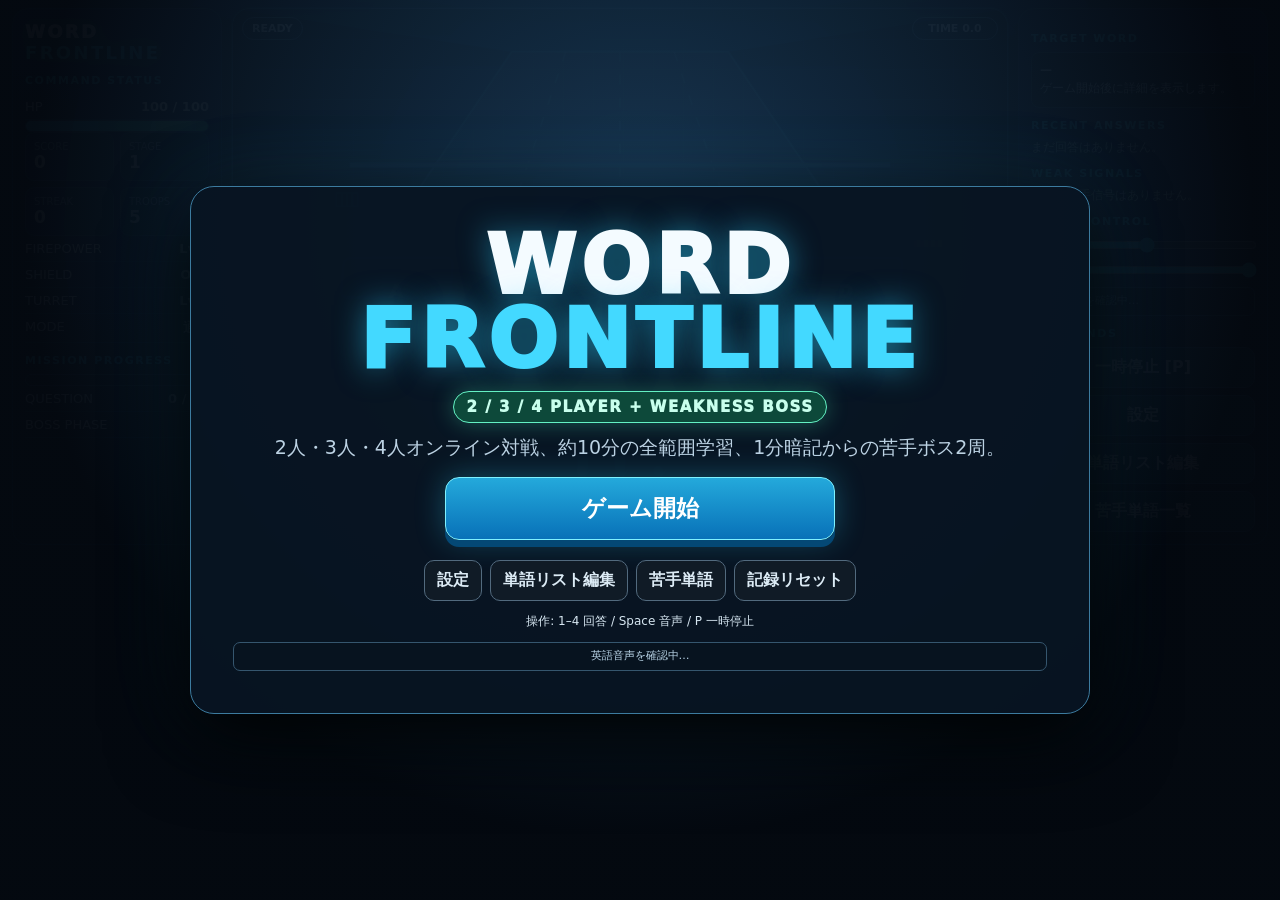
<file: index.html>
<!doctype html>
<html lang="ja">
<head>
  <meta charset="utf-8">
  <meta name="viewport" content="width=device-width,initial-scale=1">
  <meta name="theme-color" content="#07111f">
  <meta http-equiv="refresh" content="0; url=word-frontline-random-boss.html">
  <title>WORD FRONTLINE を開いています</title>
  <style>
    :root { color-scheme: dark; font-family: system-ui, "Yu Gothic UI", Meiryo, sans-serif; }
    body { min-height: 100vh; margin: 0; display: grid; place-items: center; background: #07111f; color: #f4fbff; }
    a { color: #43d9ff; }
  </style>
</head>
<body>
  <p>WORD FRONTLINE を開いています。移動しない場合は <a href="word-frontline-random-boss.html">ここを押してください</a>。</p>
  <script>location.replace('word-frontline-random-boss.html');</script>
</body>
</html>
</file>
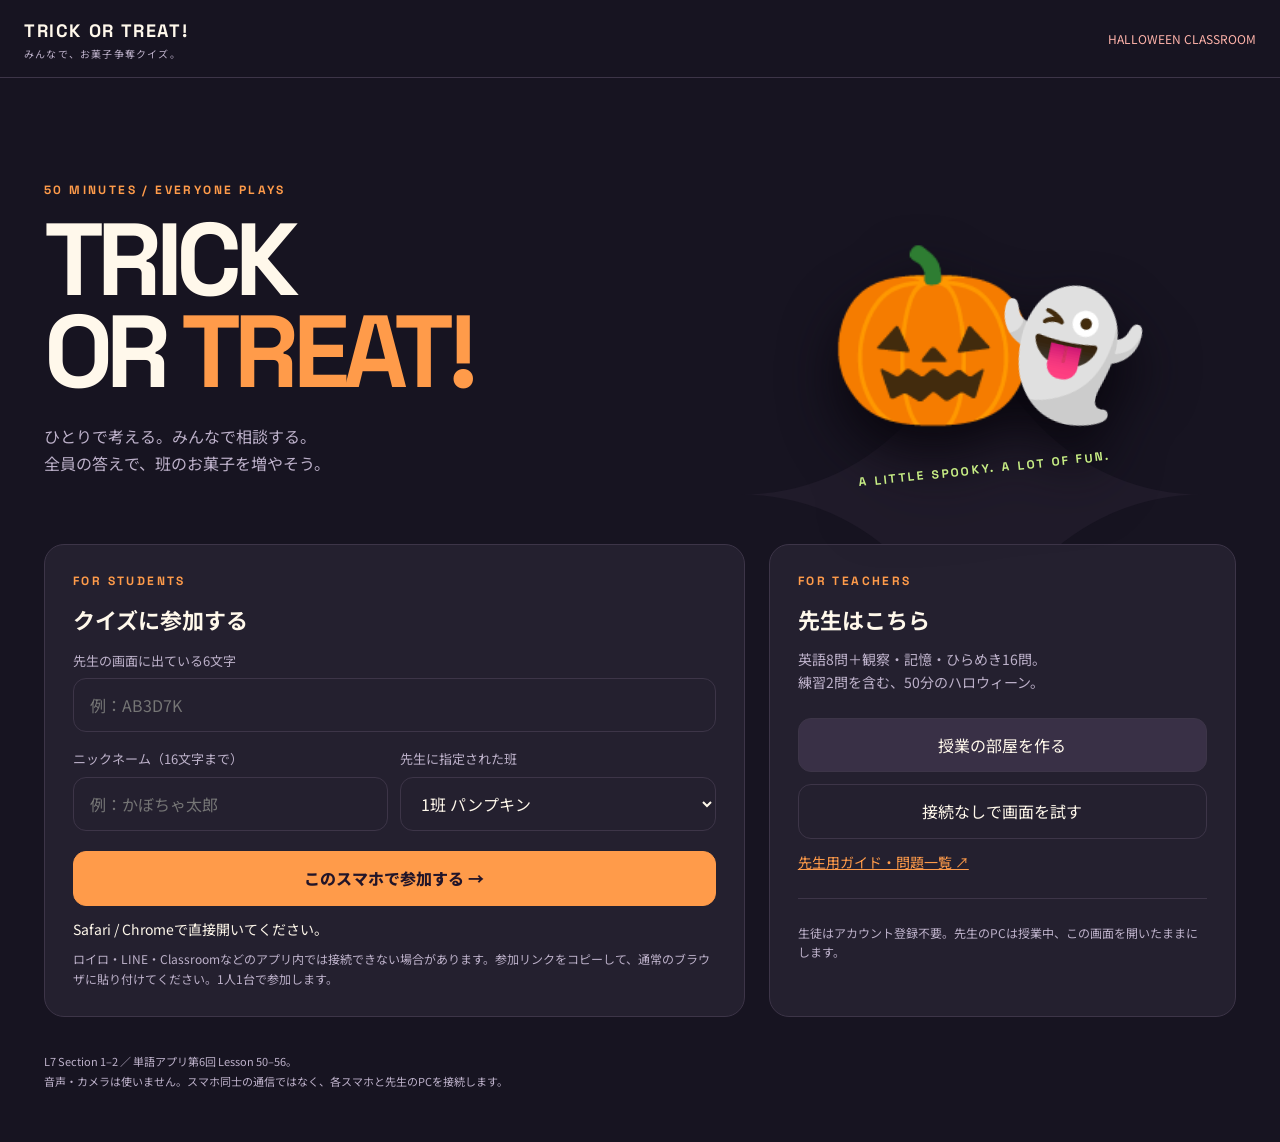
<file: halloween/index.html>
<!doctype html>
<html lang="ja"><head><meta charset="utf-8"><meta name="viewport" content="width=device-width,initial-scale=1,viewport-fit=cover"><meta name="theme-color" content="#171421"><title>TRICK OR TREAT! | みんなでお菓子争奪クイズ</title><link rel="stylesheet" href="style.css"></head><body><div class="ambient" aria-hidden="true">✦</div><div id="app"></div><div id="toast" role="status" aria-live="polite"></div><script src="../peerjs.min.js"></script><script type="module" src="app.mjs?v=20261102-connect2"></script></body></html>
</file>
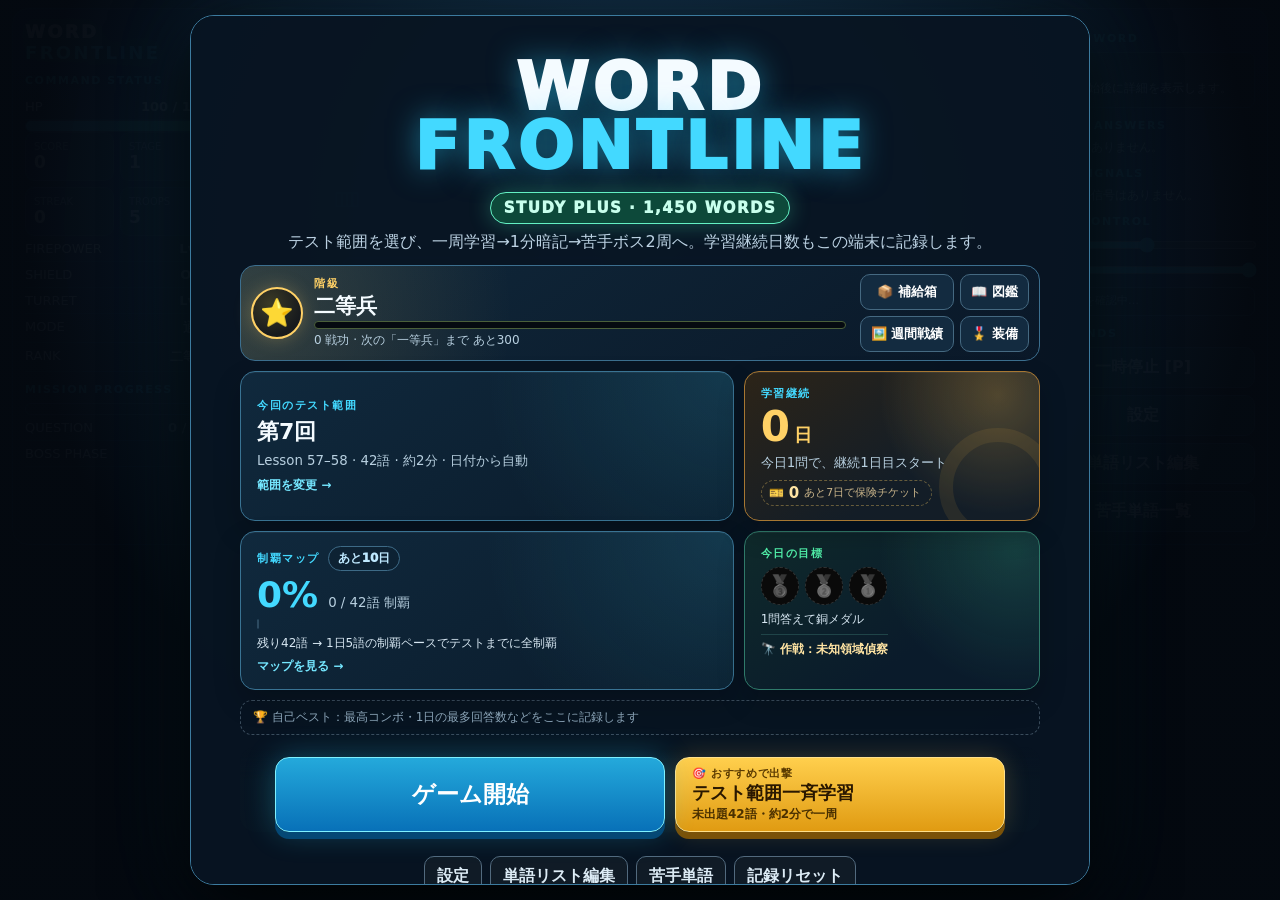
<file: study-plus/index.html>
<!doctype html>
<html lang="ja">
<head>
  <meta charset="utf-8">
  <meta name="viewport" content="width=device-width,initial-scale=1">
  <meta name="theme-color" content="#07111f">
  <meta http-equiv="refresh" content="0; url=word-frontline-study-plus.html">
  <title>WORD FRONTLINE STUDY PLUS を開いています</title>
  <style>
    :root { color-scheme: dark; font-family: system-ui, "Yu Gothic UI", Meiryo, sans-serif; }
    body { min-height: 100vh; margin: 0; display: grid; place-items: center; background: #07111f; color: #f4fbff; }
    a { color: #43d9ff; }
  </style>
</head>
<body>
  <p>WORD FRONTLINE STUDY PLUS を開いています。移動しない場合は <a href="word-frontline-study-plus.html">ここを押してください</a>。</p>
  <script>location.replace('word-frontline-study-plus.html');</script>
</body>
</html>
</file>
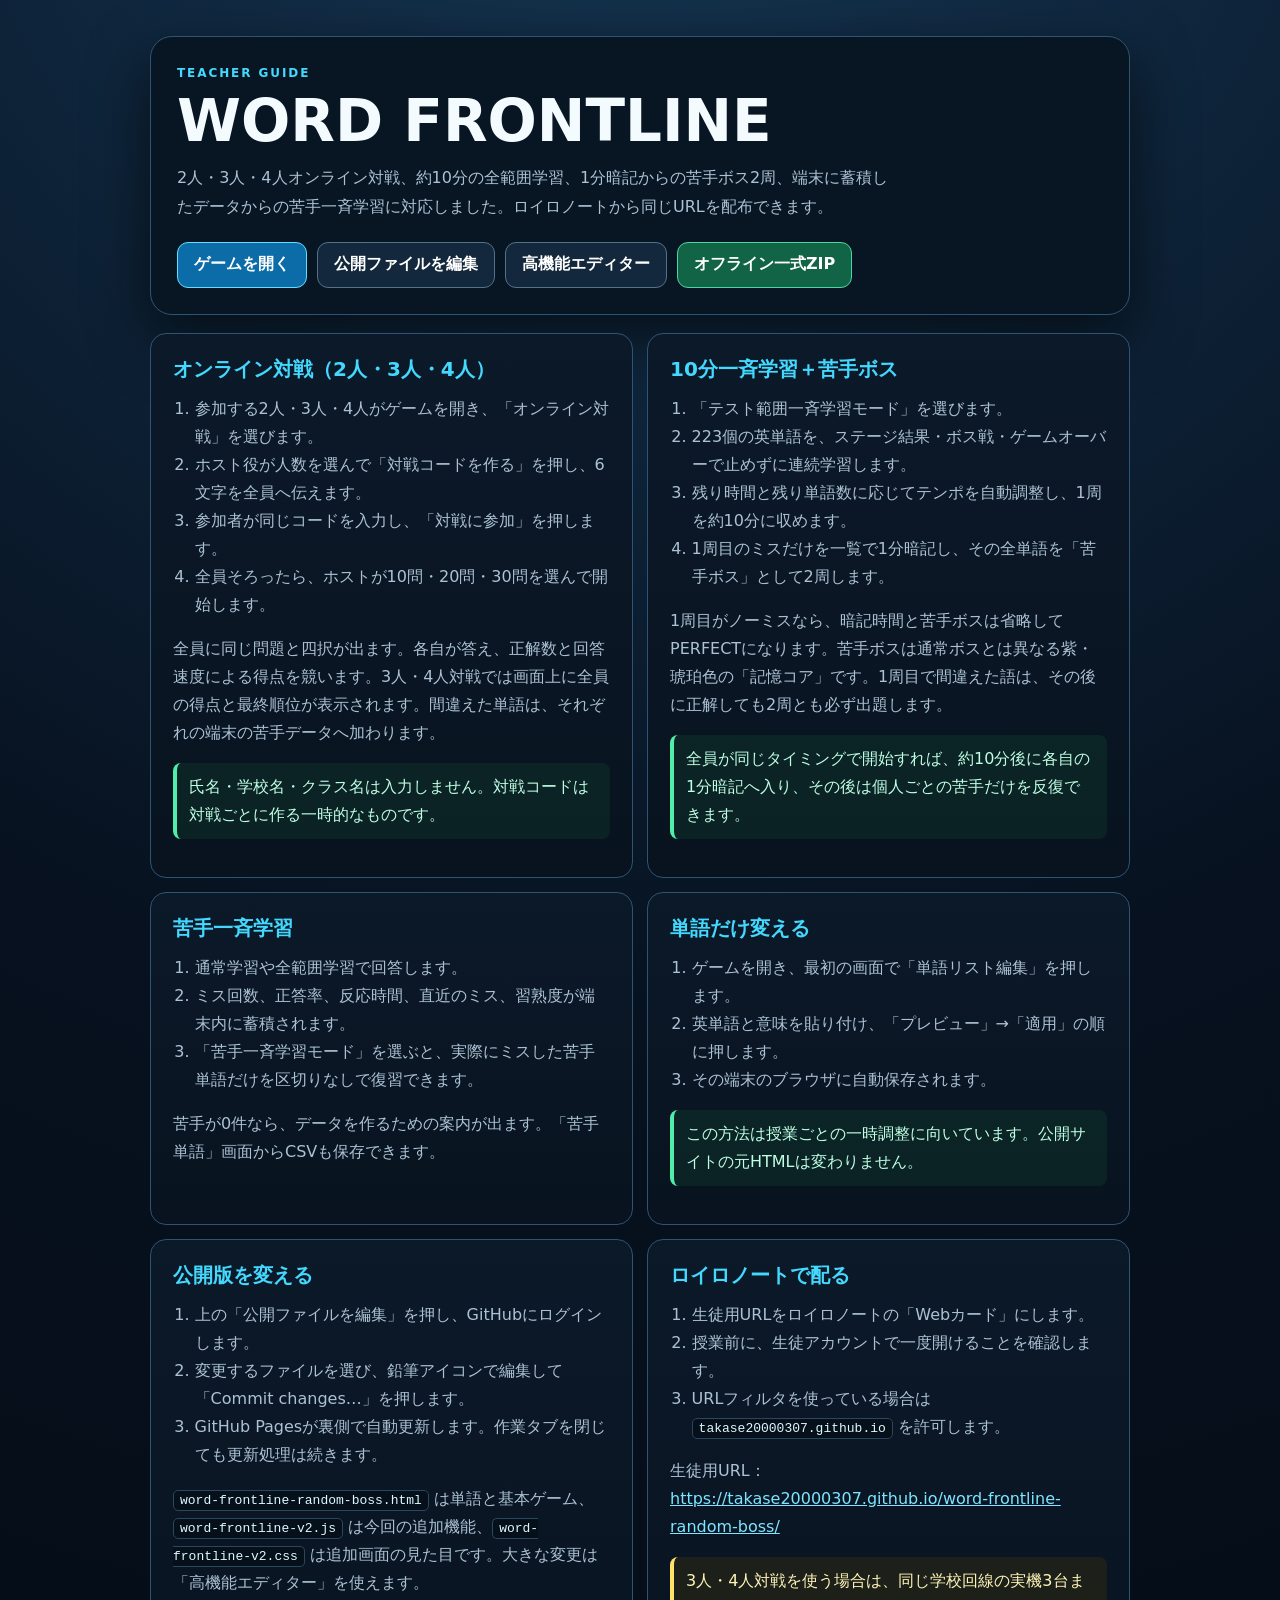
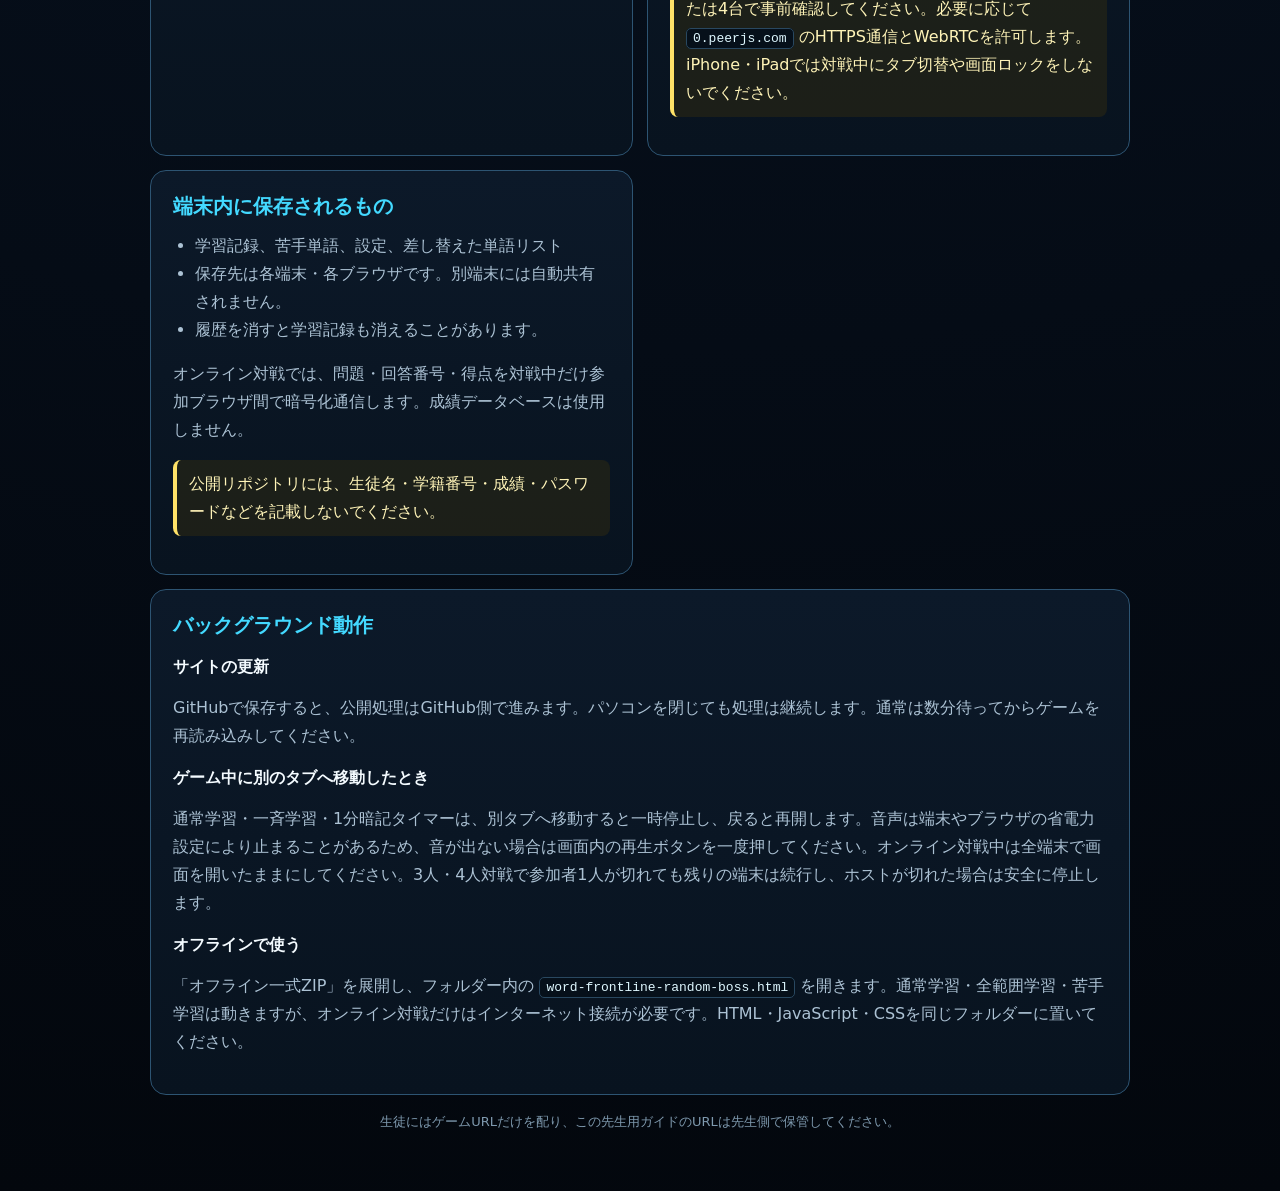
<file: teacher-guide.html>
<!doctype html>
<html lang="ja">
<head>
  <meta charset="utf-8">
  <meta name="viewport" content="width=device-width,initial-scale=1,viewport-fit=cover">
  <meta name="theme-color" content="#07111f">
  <title>WORD FRONTLINE 先生用ガイド</title>
  <style>
    :root {
      color-scheme: dark;
      font-family: Inter, "Noto Sans JP", "Yu Gothic UI", Meiryo, system-ui, sans-serif;
      --bg: #050b14;
      --panel: #0c1929;
      --panel-2: #10243a;
      --line: #2d5472;
      --cyan: #43d9ff;
      --green: #50eea8;
      --yellow: #ffe268;
      --text: #f4fbff;
      --muted: #acc2d4;
    }
    * { box-sizing: border-box; }
    body { margin: 0; min-height: 100vh; background: radial-gradient(circle at 50% -10%, #163856, #07111f 42%, #03070d); color: var(--text); }
    main { width: min(980px, calc(100% - 28px)); margin: 0 auto; padding: 36px 0 60px; }
    header { padding: 26px; border: 1px solid var(--line); border-radius: 22px; background: #081522ee; box-shadow: 0 22px 60px #0009; }
    .eyebrow { margin: 0 0 8px; color: var(--cyan); font-size: 12px; font-weight: 900; letter-spacing: .16em; }
    h1 { margin: 0; font-size: clamp(30px, 7vw, 58px); line-height: 1; }
    .lead { max-width: 720px; margin: 14px 0 0; color: var(--muted); line-height: 1.8; }
    .actions { display: flex; flex-wrap: wrap; gap: 10px; margin-top: 20px; }
    .button { display: inline-flex; min-height: 46px; align-items: center; justify-content: center; padding: 10px 16px; border: 1px solid #62dfff; border-radius: 11px; background: #0b6ca8; color: #fff; font-weight: 900; text-decoration: none; }
    .button.secondary { border-color: #52718a; background: #13283c; }
    .button.download { border-color: #4bd7a0; background: #126447; }
    .grid { display: grid; grid-template-columns: repeat(2, minmax(0, 1fr)); gap: 14px; margin-top: 18px; }
    section { padding: 22px; border: 1px solid var(--line); border-radius: 16px; background: linear-gradient(180deg, var(--panel), #08131f); }
    section.wide { grid-column: 1 / -1; }
    h2 { margin: 0 0 12px; color: var(--cyan); font-size: 20px; }
    h3 { margin: 18px 0 8px; font-size: 16px; }
    p, li { color: var(--muted); line-height: 1.75; }
    ol, ul { margin: 8px 0 0; padding-left: 1.35em; }
    code { padding: 2px 6px; border: 1px solid #294860; border-radius: 5px; background: #06101a; color: #dff8ff; overflow-wrap: anywhere; }
    .notice { border-left: 4px solid var(--yellow); padding: 10px 12px; border-radius: 8px; background: #3b310d66; color: #fff4b8; }
    .ok { border-left-color: var(--green); background: #0f3a2b66; color: #bfffe4; }
    footer { margin-top: 18px; color: #7f9aaf; font-size: 13px; text-align: center; }
    a { color: #7de5ff; }
    a:focus-visible { outline: 3px solid var(--yellow); outline-offset: 3px; }
    @media (max-width: 720px) { .grid { grid-template-columns: 1fr; } section.wide { grid-column: auto; } header, section { padding: 18px; } }
  </style>
</head>
<body>
  <main>
    <header>
      <p class="eyebrow">TEACHER GUIDE</p>
      <h1>WORD FRONTLINE</h1>
      <p class="lead">2人・3人・4人オンライン対戦、約10分の全範囲学習、1分暗記からの苦手ボス2周、端末に蓄積したデータからの苦手一斉学習に対応しました。ロイロノートから同じURLを配布できます。</p>
      <div class="actions">
        <a class="button" href="word-frontline-random-boss.html">ゲームを開く</a>
        <a class="button secondary" href="https://github.com/takase20000307/word-frontline-random-boss">公開ファイルを編集</a>
        <a class="button secondary" href="https://github.dev/takase20000307/word-frontline-random-boss">高機能エディター</a>
        <a class="button download" href="https://github.com/takase20000307/word-frontline-random-boss/archive/refs/heads/main.zip">オフライン一式ZIP</a>
      </div>
    </header>

    <div class="grid">
      <section>
        <h2>オンライン対戦（2人・3人・4人）</h2>
        <ol>
          <li>参加する2人・3人・4人がゲームを開き、「オンライン対戦」を選びます。</li>
          <li>ホスト役が人数を選んで「対戦コードを作る」を押し、6文字を全員へ伝えます。</li>
          <li>参加者が同じコードを入力し、「対戦に参加」を押します。</li>
          <li>全員そろったら、ホストが10問・20問・30問を選んで開始します。</li>
        </ol>
        <p>全員に同じ問題と四択が出ます。各自が答え、正解数と回答速度による得点を競います。3人・4人対戦では画面上に全員の得点と最終順位が表示されます。間違えた単語は、それぞれの端末の苦手データへ加わります。</p>
        <p class="notice ok">氏名・学校名・クラス名は入力しません。対戦コードは対戦ごとに作る一時的なものです。</p>
      </section>

      <section>
        <h2>10分一斉学習＋苦手ボス</h2>
        <ol>
          <li>「テスト範囲一斉学習モード」を選びます。</li>
          <li>223個の英単語を、ステージ結果・ボス戦・ゲームオーバーで止めずに連続学習します。</li>
          <li>残り時間と残り単語数に応じてテンポを自動調整し、1周を約10分に収めます。</li>
          <li>1周目のミスだけを一覧で1分暗記し、その全単語を「苦手ボス」として2周します。</li>
        </ol>
        <p>1周目がノーミスなら、暗記時間と苦手ボスは省略してPERFECTになります。苦手ボスは通常ボスとは異なる紫・琥珀色の「記憶コア」です。1周目で間違えた語は、その後に正解しても2周とも必ず出題します。</p>
        <p class="notice ok">全員が同じタイミングで開始すれば、約10分後に各自の1分暗記へ入り、その後は個人ごとの苦手だけを反復できます。</p>
      </section>

      <section>
        <h2>苦手一斉学習</h2>
        <ol>
          <li>通常学習や全範囲学習で回答します。</li>
          <li>ミス回数、正答率、反応時間、直近のミス、習熟度が端末内に蓄積されます。</li>
          <li>「苦手一斉学習モード」を選ぶと、実際にミスした苦手単語だけを区切りなしで復習できます。</li>
        </ol>
        <p>苦手が0件なら、データを作るための案内が出ます。「苦手単語」画面からCSVも保存できます。</p>
      </section>

      <section>
        <h2>単語だけ変える</h2>
        <ol>
          <li>ゲームを開き、最初の画面で「単語リスト編集」を押します。</li>
          <li>英単語と意味を貼り付け、「プレビュー」→「適用」の順に押します。</li>
          <li>その端末のブラウザに自動保存されます。</li>
        </ol>
        <p class="notice ok">この方法は授業ごとの一時調整に向いています。公開サイトの元HTMLは変わりません。</p>
      </section>

      <section>
        <h2>公開版を変える</h2>
        <ol>
          <li>上の「公開ファイルを編集」を押し、GitHubにログインします。</li>
          <li>変更するファイルを選び、鉛筆アイコンで編集して「Commit changes…」を押します。</li>
          <li>GitHub Pagesが裏側で自動更新します。作業タブを閉じても更新処理は続きます。</li>
        </ol>
        <p><code>word-frontline-random-boss.html</code> は単語と基本ゲーム、<code>word-frontline-v2.js</code> は今回の追加機能、<code>word-frontline-v2.css</code> は追加画面の見た目です。大きな変更は「高機能エディター」を使えます。</p>
      </section>

      <section>
        <h2>ロイロノートで配る</h2>
        <ol>
          <li>生徒用URLをロイロノートの「Webカード」にします。</li>
          <li>授業前に、生徒アカウントで一度開けることを確認します。</li>
          <li>URLフィルタを使っている場合は <code>takase20000307.github.io</code> を許可します。</li>
        </ol>
        <p>生徒用URL：<br><a href="https://takase20000307.github.io/word-frontline-random-boss/">https://takase20000307.github.io/word-frontline-random-boss/</a></p>
        <p class="notice">3人・4人対戦を使う場合は、同じ学校回線の実機3台または4台で事前確認してください。必要に応じて <code>0.peerjs.com</code> のHTTPS通信とWebRTCを許可します。iPhone・iPadでは対戦中にタブ切替や画面ロックをしないでください。</p>
      </section>

      <section>
        <h2>端末内に保存されるもの</h2>
        <ul>
          <li>学習記録、苦手単語、設定、差し替えた単語リスト</li>
          <li>保存先は各端末・各ブラウザです。別端末には自動共有されません。</li>
          <li>履歴を消すと学習記録も消えることがあります。</li>
        </ul>
        <p>オンライン対戦では、問題・回答番号・得点を対戦中だけ参加ブラウザ間で暗号化通信します。成績データベースは使用しません。</p>
        <p class="notice">公開リポジトリには、生徒名・学籍番号・成績・パスワードなどを記載しないでください。</p>
      </section>

      <section class="wide">
        <h2>バックグラウンド動作</h2>
        <h3>サイトの更新</h3>
        <p>GitHubで保存すると、公開処理はGitHub側で進みます。パソコンを閉じても処理は継続します。通常は数分待ってからゲームを再読み込みしてください。</p>
        <h3>ゲーム中に別のタブへ移動したとき</h3>
        <p>通常学習・一斉学習・1分暗記タイマーは、別タブへ移動すると一時停止し、戻ると再開します。音声は端末やブラウザの省電力設定により止まることがあるため、音が出ない場合は画面内の再生ボタンを一度押してください。オンライン対戦中は全端末で画面を開いたままにしてください。3人・4人対戦で参加者1人が切れても残りの端末は続行し、ホストが切れた場合は安全に停止します。</p>
        <h3>オフラインで使う</h3>
        <p>「オフライン一式ZIP」を展開し、フォルダー内の <code>word-frontline-random-boss.html</code> を開きます。通常学習・全範囲学習・苦手学習は動きますが、オンライン対戦だけはインターネット接続が必要です。HTML・JavaScript・CSSを同じフォルダーに置いてください。</p>
      </section>
    </div>

    <footer>生徒にはゲームURLだけを配り、この先生用ガイドのURLは先生側で保管してください。</footer>
  </main>
</body>
</html>
</file>
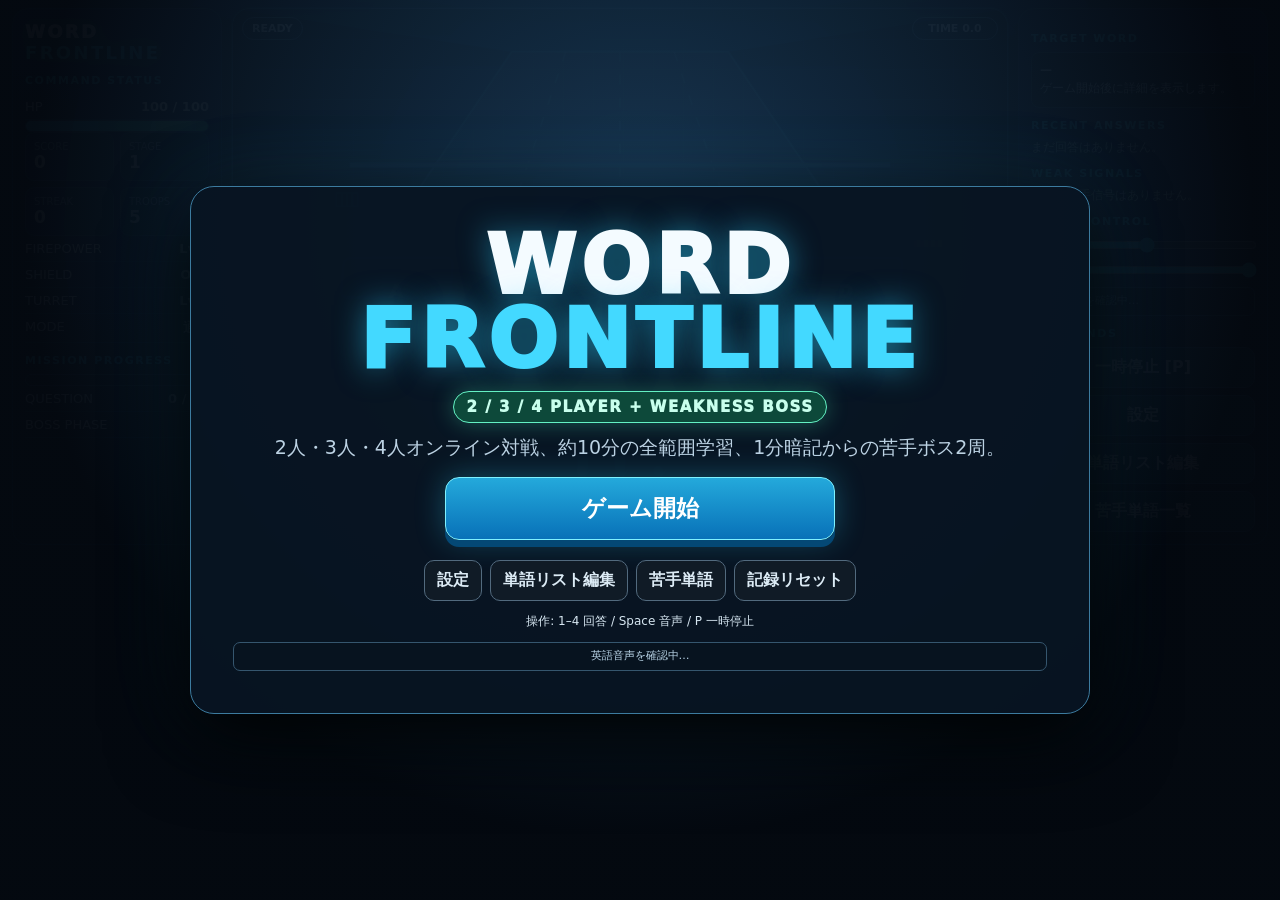
<file: word-frontline-random-boss.html>
<!doctype html>
<html lang="ja">
<head>
  <meta charset="utf-8">
  <meta name="viewport" content="width=device-width,initial-scale=1,viewport-fit=cover">
  <meta name="theme-color" content="#07111f">
  <title>WORD FRONTLINE — 2/3/4 PLAYER &amp; WEAKNESS BOSS</title>
  <style>
    :root{--bg:#050b14;--panel:#0c1929;--panel2:#10243a;--line:#2d5472;--cyan:#43d9ff;--blue:#2388ff;--blue2:#1464d8;--green:#50eea8;--red:#ff4d58;--orange:#ff9b42;--yellow:#ffe268;--text:#f4fbff;--muted:#9bb5ca;--shadow:0 14px 38px #0009;--choices-height:96px;color-scheme:dark;font-family:Inter,"Noto Sans JP","Yu Gothic UI",Meiryo,system-ui,sans-serif}
    *{box-sizing:border-box}html,body{height:100%;margin:0;overflow:hidden;background:radial-gradient(circle at 50% -15%,#163856 0,#07111f 43%,#03070d 100%);color:var(--text)}button,input,textarea,select{font:inherit}button{touch-action:manipulation}.hidden{display:none!important}.sr-only{position:absolute;width:1px;height:1px;overflow:hidden;clip:rect(0 0 0 0)}
    button:focus-visible,input:focus-visible,textarea:focus-visible,select:focus-visible{outline:3px solid var(--yellow);outline-offset:2px}.app{height:100vh;height:100svh;max-width:1360px;margin:auto;padding:max(8px,env(safe-area-inset-top)) 12px max(16px,env(safe-area-inset-bottom));display:grid;grid-template-rows:auto minmax(0,1fr) var(--choices-height);gap:10px;position:relative;overflow:hidden}
    .topbar{display:none;grid-template-columns:repeat(5,1fr) auto;gap:5px;align-items:center}.topstat{min-width:0;text-align:center;padding:6px 3px;border:1px solid #2e526c;background:#0a1825e8;border-radius:9px}.topstat span{display:block;color:var(--muted);font-size:10px;font-weight:800;letter-spacing:.06em}.topstat strong{font-size:clamp(13px,3.2vw,18px);white-space:nowrap}.icon-btn{border:1px solid #44708e;background:#132a40;color:#fff;border-radius:10px;min-width:44px;min-height:44px;cursor:pointer;font-weight:900}.icon-btn:hover{background:#1a3a59}
    .game-grid{min-height:0;display:grid;grid-template-columns:210px minmax(460px,1fr) 250px;gap:10px}.side{min-height:0;border:1px solid #27445b;border-radius:16px;background:linear-gradient(180deg,#0d1d2eea,#08131fed);box-shadow:var(--shadow);padding:12px;overflow:auto;scrollbar-width:thin}.brand{font-size:18px;font-weight:1000;letter-spacing:.13em;color:#fff;text-shadow:0 0 18px #39d9ff99;margin-bottom:10px}.brand b{color:var(--cyan)}
    .panel-title{font-size:11px;color:var(--cyan);font-weight:900;letter-spacing:.14em;margin:11px 0 7px}.meter{height:12px;border-radius:999px;background:#02060a;border:1px solid #33526b;overflow:hidden}.meter>i{display:block;height:100%;width:100%;background:linear-gradient(90deg,#32c8ff,#4eefa6);transition:width .3s}.meter.red>i{background:linear-gradient(90deg,#ffb342,#ff4654)}.kv{display:flex;justify-content:space-between;gap:8px;padding:5px 0;border-bottom:1px solid #21364a;font-size:13px}.kv strong{color:#fff}.status-cards{display:grid;grid-template-columns:1fr 1fr;gap:6px}.mini-card{padding:8px;border-radius:9px;background:#13253a;border:1px solid #2b4b64}.mini-card span{display:block;color:var(--muted);font-size:10px}.mini-card strong{font-size:17px}
    .battle-shell{position:relative;min-height:0;border:1px solid #35546b;border-radius:18px;overflow:hidden;background:#08111d;box-shadow:0 0 0 1px #0cc8ff20,0 20px 55px #000b;isolation:isolate}.battle-shell::before{content:"";position:absolute;inset:0;background:linear-gradient(#53dfff0d 1px,transparent 1px),linear-gradient(90deg,#53dfff09 1px,transparent 1px);background-size:30px 30px;pointer-events:none;z-index:1}.battle-shell canvas{display:block;width:100%;height:100%}.vignette{position:absolute;inset:0;box-shadow:inset 0 0 65px #000b;pointer-events:none;z-index:3}.question-card{position:absolute;z-index:8;left:50%;top:7%;transform:translateX(-50%);width:min(76%,460px);padding:8px 14px 10px;text-align:center;border:1px solid #5db7daaa;border-radius:14px;background:linear-gradient(180deg,#102a3eea,#07121de8);box-shadow:0 7px 28px #0008,0 0 20px #2bc7ff26;backdrop-filter:blur(5px)}.wave-label{font-size:10px;letter-spacing:.2em;color:#85dfff;font-weight:900}.question-word{font-size:clamp(29px,4.8vw,49px);line-height:1.04;font-weight:1000;letter-spacing:.02em;overflow-wrap:anywhere;text-shadow:0 0 17px #54d9ff72}.question-cue{font-size:clamp(12px,1.5vw,16px);color:#d7edff;margin-top:4px;white-space:nowrap;overflow:hidden;text-overflow:ellipsis}.question-pos{display:inline-block;margin-top:4px;padding:2px 9px;border-radius:999px;color:#bfeeff;border:1px solid #3e7798;font-weight:800}.speak-btn{margin-left:7px;border:1px solid #61d9ff;background:#0b4264;color:#fff;border-radius:999px;width:35px;height:35px;cursor:pointer;font-weight:900}.audio-mode .speak-btn{animation:pulseGlow 1.3s infinite;transform:scale(1.12)}
    .battle-hud{position:absolute;z-index:7;top:8px;left:9px;right:9px;display:flex;justify-content:space-between;pointer-events:none}.pill{padding:4px 9px;border:1px solid #55748c;border-radius:999px;background:#06101bcc;font-weight:900;font-size:11px}.timer-pill{min-width:86px;text-align:center}.timer-pill.danger{border-color:var(--red);color:#fff;background:#7c1525;animation:pulse .45s infinite}.boss-bar{position:absolute;z-index:8;left:13%;right:13%;top:27%;text-align:center}.boss-bar .meter{height:16px;border-color:#ff7e55}.boss-bar label{font-size:11px;font-weight:1000;letter-spacing:.15em;color:#ffb27d}
    .feedback{position:absolute;z-index:12;left:50%;top:48%;transform:translate(-50%,-50%);text-align:center;pointer-events:none;font-size:clamp(27px,5vw,56px);font-weight:1000;letter-spacing:.08em;text-shadow:0 4px 0 #000,0 0 24px currentColor;opacity:0}.feedback.show{animation:feedbackPop 1.45s ease both}.feedback small{display:block;font-size:.31em;letter-spacing:.06em;margin-top:4px;color:#fff}.announcement{position:absolute;z-index:11;left:50%;top:37%;transform:translate(-50%,-50%);padding:8px 19px;border:1px solid currentColor;background:#07121de8;clip-path:polygon(8% 0,92% 0,100% 50%,92% 100%,8% 100%,0 50%);font-weight:1000;letter-spacing:.15em;color:var(--cyan);opacity:0;white-space:nowrap;pointer-events:none}.announcement.show{animation:announce 1.5s ease both}.flash{position:absolute;z-index:20;inset:0;background:#ff213b55;opacity:0;pointer-events:none}.flash.on{animation:flash .5s ease}.storage-banner{position:absolute;z-index:40;left:50%;bottom:8px;transform:translateX(-50%);background:#6a3b06;color:#fff3c6;padding:7px 12px;border:1px solid #ffbd4e;border-radius:8px;font-size:12px}
    .choices{height:var(--choices-height);min-height:0;max-height:var(--choices-height);display:grid;grid-template-columns:repeat(4,1fr);grid-template-rows:minmax(0,1fr);grid-auto-rows:minmax(0,1fr);gap:9px;padding-bottom:3px;min-width:0;overflow:hidden}.choice{position:relative;height:100%;min-height:0;max-height:100%;padding:10px 12px 10px 48px;border:1px solid #46677f;border-radius:14px;background:linear-gradient(180deg,#132c43,#0c1c2d);color:#fff;cursor:pointer;font-size:clamp(18px,1.7vw,24px);font-weight:850;line-height:1.25;text-align:left;box-shadow:0 4px 0 #06101a,0 7px 16px #0005;overflow:hidden}.choice-text{display:block;overflow-wrap:anywhere}.choice:hover:not(:disabled){transform:translateY(-2px);border-color:var(--cyan);background:#163955}.choice:active:not(:disabled){transform:translateY(2px);box-shadow:0 2px 0 #06101a}.choice:disabled{cursor:default}.choice .letter{position:absolute;left:9px;top:50%;transform:translateY(-50%);display:grid;place-items:center;width:31px;height:42px;border-radius:8px;background:#264b68;border:1px solid #5d8baa;color:#dff7ff;font-size:21px;font-weight:1000}.choice.correct{border-color:var(--green);background:#0e4b3e}.choice.correct::after{content:"✓ 正解";position:absolute;right:7px;top:4px;color:#aaffd9;font-size:10px}.choice.wrong{border-color:var(--red);background:#5a1721}.choice.wrong::after{content:"× 不正解";position:absolute;right:7px;top:4px;color:#ffd0d0;font-size:10px}
    .history{display:grid;gap:5px}.history-item{font-size:11px;padding:6px;border-left:3px solid #4bc7ff;background:#101f2f;border-radius:4px;display:grid;grid-template-columns:1fr auto;gap:5px}.history-item.bad{border-color:var(--red)}.history-item span{overflow:hidden;text-overflow:ellipsis;white-space:nowrap}.weak-mini{font-size:12px;color:#d7e7f2}.detail-box{padding:8px;border:1px solid #2a4a63;border-radius:8px;background:#07111b;min-height:56px;font-size:12px;line-height:1.5;overflow-wrap:anywhere}.control-stack{display:grid;gap:7px}.small-btn,.primary-btn,.danger-btn,.ghost-btn{border-radius:10px;padding:9px 12px;cursor:pointer;font-weight:900}.small-btn{border:1px solid #456981;background:#132b40;color:#fff}.small-btn:hover{background:#1a3c59}.primary-btn{border:1px solid #70e3ff;background:linear-gradient(180deg,#168bc5,#0c5c9d);color:#fff;box-shadow:0 5px 0 #073c67}.danger-btn{border:1px solid #ff7b7b;background:#7f1f2a;color:#fff}.ghost-btn{border:1px solid #526a7e;background:#101b26;color:#dcebf5}.inline-controls{display:grid;grid-template-columns:auto 1fr;gap:5px 8px;align-items:center;font-size:11px;color:var(--muted)}.voice-status{margin-top:7px;padding:6px 8px;border:1px solid #35566e;border-radius:7px;background:#07131f;color:#b9d4e7;font-size:11px;line-height:1.35;overflow-wrap:anywhere}.voice-status.ok{border-color:#2e8f74;color:#8fffd0}.voice-status.error{border-color:#a5444e;color:#ffc2c7}.voice-picker{display:grid;grid-template-columns:minmax(0,1fr) auto;gap:7px}.voice-picker .small-btn{white-space:nowrap}input[type=range]{width:100%;accent-color:var(--cyan)}
    .screen{position:fixed;z-index:100;inset:0;background:radial-gradient(circle at 50% 25%,#183854f2,#040910fa 66%);display:grid;place-items:center;padding:16px max(12px,env(safe-area-inset-right))}.start-card{width:min(900px,100%);max-height:calc(100dvh - 30px);overflow:auto;text-align:center;padding:clamp(18px,4vw,42px);border:1px solid #3c7b9f;border-radius:24px;background:#081522f2;box-shadow:0 25px 80px #000,0 0 90px #25bfff19}.logo{font-size:clamp(37px,8vw,82px);font-weight:1000;line-height:.9;letter-spacing:.055em;text-shadow:0 0 30px #2bd2ff80}.logo span{display:block;color:var(--cyan)}.boss-variant-badge{display:inline-block;margin-top:15px;padding:6px 13px;border:1px solid #ffad62;border-radius:999px;background:#5a1e18;color:#ffd08a;font-size:clamp(11px,1.6vw,15px);font-weight:1000;letter-spacing:.12em;box-shadow:0 0 22px #ff6b3d55}.tagline{margin:12px auto 16px;color:#bcd2e3;font-size:clamp(14px,2vw,19px)}.huge-btn{min-width:min(390px,100%);padding:15px 28px;border:1px solid #7ff1ff;border-radius:14px;background:linear-gradient(180deg,#24a9db,#0871b8);box-shadow:0 7px 0 #044875,0 0 30px #2dd3ff4c;color:#fff;font-size:23px;font-weight:1000;cursor:pointer}.start-actions{display:flex;flex-wrap:wrap;justify-content:center;gap:8px;margin-top:20px}.mode-grid{display:grid;grid-template-columns:repeat(2,1fr);gap:10px;margin:18px 0;text-align:left}.mode-card{min-height:105px;padding:13px;border:1px solid #365b76;border-radius:13px;background:#0e2235;color:#fff;cursor:pointer}.mode-card:hover,.mode-card.selected{border-color:var(--cyan);background:#153954;box-shadow:inset 0 0 0 2px #2bcfff4d}.mode-card strong{font-size:18px;display:block;margin-bottom:5px}.mode-card small{color:#a9c2d4;line-height:1.45}.mode-card.selected strong::after{content:" ✓";color:var(--green)}
    .modal-layer{position:fixed;z-index:150;inset:0;background:#02060bd9;display:grid;place-items:center;padding:15px}#weakLayer,#settingsLayer,#editorLayer,#resetLayer{z-index:180}#detailLayer{z-index:210}.modal{width:min(820px,100%);max-height:min(90dvh,850px);overflow:auto;border:1px solid #426e8b;border-radius:18px;background:#0b1928;box-shadow:0 25px 80px #000;padding:20px}.modal.wide{width:min(1050px,100%)}.modal h2{margin:0 0 14px;color:#fff}.modal h3{color:var(--cyan);font-size:14px;letter-spacing:.08em}.modal-actions{position:sticky;bottom:-20px;display:flex;justify-content:flex-end;gap:8px;padding:13px 0 0;background:linear-gradient(transparent,#0b1928 25%);flex-wrap:wrap}.form-row{display:grid;grid-template-columns:160px 1fr;gap:10px;align-items:center;margin:9px 0}.form-row label{font-weight:800}.form-row select,.form-row input[type=number]{width:100%;padding:8px;background:#07111b;border:1px solid #43627a;border-radius:7px;color:#fff}.toggle{display:flex;align-items:center;gap:8px}.toggle input{width:21px;height:21px;accent-color:var(--cyan)}textarea{width:100%;min-height:210px;resize:vertical;padding:11px;background:#040b12;color:#eaffff;border:1px solid #41637d;border-radius:9px;font-family:ui-monospace,Consolas,monospace;font-size:13px}.preview{max-height:210px;overflow:auto;border:1px solid #2e4f67;background:#07111b;padding:8px;border-radius:8px}.preview-row{display:grid;grid-template-columns:110px 55px 1fr;gap:8px;padding:5px;border-bottom:1px solid #1f3547;font-size:12px}.error-list{color:#ffb6b6;white-space:pre-wrap}.result-hero{text-align:center;padding:10px}.result-hero .grade{font-size:clamp(45px,9vw,80px);font-weight:1000;color:var(--green)}.result-grid{display:grid;grid-template-columns:repeat(4,1fr);gap:8px}.result-card{padding:10px;border:1px solid #2e516b;border-radius:10px;background:#102338;text-align:center}.result-card span{display:block;color:var(--muted);font-size:11px}.result-card strong{font-size:22px}.table-wrap{overflow:auto;border:1px solid #29465c;border-radius:9px}table{width:100%;border-collapse:collapse;min-width:760px;font-size:12px}th,td{padding:8px;border-bottom:1px solid #20394e;text-align:left;vertical-align:top}th{position:sticky;top:0;background:#132b40;color:#bceaff;z-index:1}td.long{min-width:230px;max-width:370px}.tabs{display:flex;gap:5px;margin-bottom:10px}.tab{border:1px solid #3b5f78;background:#0b1d2e;color:#bcd0df;border-radius:8px;padding:8px 12px;cursor:pointer}.tab.active{background:#176293;color:#fff;border-color:#5bdcff}
    .paused-title{text-align:center;font-size:clamp(40px,9vw,75px);font-weight:1000;letter-spacing:.12em;color:var(--yellow)}.shake{animation:shake .35s linear}.reduced-motion *,.reduced-motion *::before,.reduced-motion *::after{animation-duration:.001ms!important;animation-iteration-count:1!important;transition-duration:.001ms!important;scroll-behavior:auto!important}
    @keyframes pulse{50%{opacity:.55}}@keyframes pulseGlow{50%{box-shadow:0 0 22px #48dfff;filter:brightness(1.3)}}@keyframes feedbackPop{0%{opacity:0;transform:translate(-50%,-50%) scale(.65)}15%,70%{opacity:1;transform:translate(-50%,-50%) scale(1)}100%{opacity:0;transform:translate(-50%,-62%) scale(1.08)}}@keyframes announce{0%{opacity:0;transform:translate(-50%,-35%) scaleX(.45)}15%,70%{opacity:1;transform:translate(-50%,-50%) scaleX(1)}100%{opacity:0;transform:translate(-50%,-65%)}}@keyframes flash{0%,100%{opacity:0}15%,55%{opacity:1}}@keyframes shake{0%,100%{transform:translate(0)}20%{transform:translate(-7px,3px)}40%{transform:translate(6px,-3px)}60%{transform:translate(-4px,-1px)}80%{transform:translate(4px,2px)}}
    @media(max-width:999px){.app{--choices-height:148px;padding:6px 8px max(12px,env(safe-area-inset-bottom));gap:7px}.topbar{display:grid}.game-grid{display:block}.side{display:none}.battle-shell{height:100%}.choices{grid-template-columns:1fr 1fr;grid-template-rows:repeat(2,minmax(0,1fr));gap:8px}.choice{min-height:0;font-size:clamp(18px,2.8vw,23px)}.question-card{top:6%;width:min(78%,500px)}.battle-hud{top:auto;bottom:8px}}
    @media(max-width:699px){.app{grid-template-rows:auto minmax(0,1fr) var(--choices-height)}.battle-shell{border-radius:12px}.question-card{top:5%;padding:6px 10px;width:84%}.question-word{font-size:clamp(32px,9vw,44px)}.question-cue{max-height:20px}.boss-bar{top:28%;left:8%;right:8%}.choices{gap:7px}.choice{min-height:0;padding:7px 8px 7px 43px;font-size:clamp(18px,5vw,22px);line-height:1.18;border-radius:11px}.choice .letter{left:7px;width:28px;height:37px}.feedback{top:55%}.announcement{top:43%;font-size:13px}.mode-grid{grid-template-columns:1fr}.result-grid{grid-template-columns:1fr 1fr}.form-row{grid-template-columns:1fr;gap:4px}.modal{padding:15px}.logo{font-size:45px}}
    @media(max-width:380px){.app{--choices-height:220px;grid-template-rows:auto minmax(0,1fr) var(--choices-height)}.choices{grid-template-columns:1fr;grid-template-rows:repeat(4,minmax(0,1fr));gap:4px}.choice{min-height:0;font-size:17px}.topstat:nth-child(4){display:none}.topbar{grid-template-columns:repeat(4,1fr) auto}.question-word{font-size:31px}.question-card{width:90%}}
    @media(max-height:700px){.app{gap:5px;padding-top:5px}.question-card{padding-top:5px;padding-bottom:5px}.panel-title{margin:6px 0 4px}.side{padding:8px}.kv{padding:3px 0}}
    @media(max-height:700px) and (min-width:1000px){.app{--choices-height:70px}.choice{font-size:18px}}
    @media(max-height:700px) and (min-width:381px) and (max-width:999px){.app{--choices-height:122px}.choice{font-size:17px}}
    @media(max-width:380px) and (max-height:700px){.app{--choices-height:188px;grid-template-rows:auto minmax(0,1fr) var(--choices-height)}.choices{gap:3px}.choice{min-height:0;font-size:16px;padding-top:5px;padding-bottom:5px}}
    @media(max-height:600px) and (min-width:700px){.game-grid{grid-template-columns:185px minmax(420px,1fr) 215px}.choice{min-height:0;font-size:17px}.question-card{top:4%}.question-word{font-size:31px}.app{grid-template-rows:auto minmax(0,1fr) var(--choices-height)}.side{font-size:11px}.brand{font-size:14px}}
    @media(max-height:600px) and (min-width:1000px){.app{--choices-height:62px}}
    @media(max-height:600px) and (min-width:700px) and (max-width:999px){.app{--choices-height:108px}}
    @media(prefers-reduced-motion:reduce){*{animation-duration:.001ms!important;animation-iteration-count:1!important;transition-duration:.001ms!important}}
  </style>
  <link rel="stylesheet" href="word-frontline-v2.css?v=3.2.0">
</head>
<body>
  <!-- Gameplay HUD: semantic controls stay in HTML while the battlefield is Canvas 2D. -->
  <main id="app" class="app">
    <header class="topbar" aria-label="戦況">
      <div class="topstat"><span>HP</span><strong id="mHp">100</strong></div><div class="topstat"><span>STAGE</span><strong id="mStage">1-0</strong></div><div class="topstat"><span>SCORE</span><strong id="mScore">0</strong></div><div class="topstat"><span>STREAK</span><strong id="mStreak">0</strong></div><div class="topstat"><span>TROOPS</span><strong id="mTroops">5</strong></div><button id="mobilePause" class="icon-btn" aria-label="一時停止">Ⅱ</button>
    </header>
    <section class="game-grid">
      <aside class="side" aria-label="部隊ステータス">
        <div class="brand">WORD <b>FRONTLINE</b></div><div class="panel-title">COMMAND STATUS</div>
        <div class="kv"><span>HP</span><strong id="hudHp">100 / 100</strong></div><div class="meter"><i id="hpFill"></i></div>
        <div class="status-cards"><div class="mini-card"><span>SCORE</span><strong id="hudScore">0</strong></div><div class="mini-card"><span>STAGE</span><strong id="hudStage">1</strong></div><div class="mini-card"><span>STREAK</span><strong id="hudStreak">0</strong></div><div class="mini-card"><span>TROOPS</span><strong id="hudTroops">5</strong></div></div>
        <div class="kv"><span>FIREPOWER</span><strong id="hudFire">Lv.1</strong></div><div class="kv"><span>SHIELD</span><strong id="hudShield">OFF</strong></div><div class="kv"><span>TURRET</span><strong id="hudTurret">Lv.0</strong></div><div class="kv"><span>MODE</span><strong id="hudMode">通常</strong></div><div id="coverageRow" class="kv hidden"><span>TEST RANGE</span><strong id="hudCoverage">—</strong></div><div class="panel-title">MISSION PROGRESS</div><div class="meter"><i id="stageFill"></i></div><div class="kv"><span>QUESTION</span><strong id="hudSlot">0 / 10</strong></div><div class="kv"><span>BOSS PHASE</span><strong id="hudBoss">—</strong></div>
      </aside>
      <section id="battleShell" class="battle-shell" aria-label="戦闘フィールド">
        <canvas id="battleCanvas"></canvas><div class="vignette"></div><div id="redFlash" class="flash"></div>
        <div class="battle-hud"><span id="waveType" class="pill">READY</span><span id="timerPill" class="pill timer-pill">TIME --</span></div>
        <article id="questionCard" class="question-card hidden"><div id="waveLabel" class="wave-label">ENEMY WAVE</div><div><span id="questionWord" class="question-word">ready</span><button id="speakButton" class="speak-btn" aria-label="英単語の音声を再生">▶</button></div><div id="questionCue" class="question-cue hidden"></div><div id="questionPos" class="question-pos">[語]</div></article>
        <div id="bossBar" class="boss-bar hidden"><label id="bossLabel">BOSS PHASE 1</label><div class="meter red"><i id="bossFill"></i></div></div><div id="feedback" class="feedback" aria-live="assertive"></div><div id="announcement" class="announcement" aria-live="polite"></div>
      </section>
      <aside class="side" aria-label="学習情報と操作">
        <div class="panel-title">TARGET WORD</div><div class="detail-box"><strong id="sideWord">—</strong> <span id="sidePos"></span><div id="answerDetail">ゲーム開始後に詳細を表示します。</div></div><div class="panel-title">RECENT ANSWERS</div><div id="history" class="history"><div class="weak-mini">まだ回答はありません。</div></div><div class="panel-title">WEAK SIGNALS</div><div id="weakMini" class="weak-mini">学習データを解析中…</div><div class="panel-title">VOICE CONTROL</div><div class="inline-controls"><label for="quickRate">速度</label><input id="quickRate" type="range" min="0.6" max="1.3" step="0.1"><label for="quickVolume">音量</label><input id="quickVolume" type="range" min="0" max="1" step="0.1"></div><div id="voiceStatus" class="voice-status" aria-live="polite">英語音声を確認中…</div><div class="panel-title">COMMANDS</div><div class="control-stack"><button id="pauseButton" class="small-btn">一時停止 [P]</button><button id="settingsButton" class="small-btn">設定</button><button id="editorButton" class="small-btn">単語リスト編集</button><button id="weakButton" class="small-btn">苦手単語一覧</button></div>
      </aside>
    </section>
    <section id="choices" class="choices" aria-label="日本語の選択肢"></section>
    <div id="storageBanner" class="storage-banner hidden">この環境では進捗を永続保存できません</div>
  </main>

  <section id="startScreen" class="screen"><div class="start-card"><div class="logo">WORD <span>FRONTLINE</span></div><div class="boss-variant-badge">RANDOM HARD BOSS EDITION</div><p class="tagline">ボス3フェーズはすべて別の難単語。全単語を一巡するテスト範囲モードも搭載。</p><button id="toModesButton" class="huge-btn">ゲーム開始</button><div class="start-actions"><button id="startSettings" class="ghost-btn">設定</button><button id="startEditor" class="ghost-btn">単語リスト編集</button><button id="startWeak" class="ghost-btn">苦手単語</button><button id="startReset" class="ghost-btn">記録リセット</button></div><p class="weak-mini">操作: 1–4 回答 / Space 音声 / P 一時停止</p><div id="startVoiceStatus" class="voice-status" aria-live="polite">英語音声を確認中…</div></div></section>
  <section id="modeScreen" class="screen hidden"><div class="start-card"><h1>作戦モード選択</h1><div id="modeGrid" class="mode-grid"></div><button id="deployButton" class="huge-btn">このモードで出撃</button><div class="start-actions"><button id="backStartButton" class="ghost-btn">戻る</button></div></div></section>

  <div id="pauseLayer" class="modal-layer hidden" role="dialog" aria-modal="true" aria-labelledby="pauseTitle"><div class="modal"><div id="pauseTitle" class="paused-title">PAUSED</div><p style="text-align:center">戦場とタイマーは停止しています。</p><div class="modal-actions" style="justify-content:center"><button id="resumeButton" class="primary-btn">戦闘に戻る [P]</button><button id="pauseSettings" class="small-btn">設定</button><button id="quitButton" class="danger-btn">スタートへ戻る</button></div></div></div>
  <div id="settingsLayer" class="modal-layer hidden" role="dialog" aria-modal="true" aria-labelledby="settingsTitle"><div class="modal"><h2 id="settingsTitle">設定</h2><div id="settingsContent"></div><div class="modal-actions"><button id="settingsClose" class="primary-btn">適用して閉じる</button></div></div></div>
  <div id="editorLayer" class="modal-layer hidden" role="dialog" aria-modal="true" aria-labelledby="editorTitle"><div class="modal wide"><h2 id="editorTitle">単語リスト編集・インポート</h2><p class="weak-mini">TSV（推奨）またはCSVを貼り付けます。拡張形式にも対応します。</p><textarea id="importText" spellcheck="false" aria-label="インポートする単語データ"></textarea><div class="start-actions"><button id="previewImport" class="small-btn">プレビュー</button><button id="applyImport" class="primary-btn" disabled>読み込む</button><button id="restoreWords" class="danger-btn">初期単語へ戻す</button></div><h3>プレビュー <span id="previewCount"></span></h3><div id="importPreview" class="preview">データを貼り付けて「プレビュー」を押してください。</div><div id="importErrors" class="error-list"></div><div class="modal-actions"><button id="editorClose" class="ghost-btn">閉じる</button></div></div></div>
  <div id="weakLayer" class="modal-layer hidden" role="dialog" aria-modal="true" aria-labelledby="weakTitle"><div class="modal wide"><h2 id="weakTitle">苦手単語一覧</h2><div class="table-wrap"><table><thead><tr><th>英単語</th><th>品詞・意味</th><th>成績</th><th>習熟度</th><th>反応</th><th>最終ミス</th><th>操作</th></tr></thead><tbody id="weakTable"></tbody></table></div><div class="modal-actions"><button id="exportCsv" class="small-btn">CSV出力</button><button id="weakClose" class="primary-btn">閉じる</button></div></div></div>
  <div id="detailLayer" class="modal-layer hidden" role="dialog" aria-modal="true" aria-labelledby="detailTitle"><div class="modal"><h2 id="detailTitle">単語詳細</h2><div id="detailContent" class="detail-box"></div><div class="modal-actions"><button id="detailSpeak" class="small-btn">▶ 音声</button><button id="detailClose" class="primary-btn">閉じる</button></div></div></div>
  <div id="resultLayer" class="modal-layer hidden" role="dialog" aria-modal="true" aria-labelledby="resultTitle"><div class="modal wide"><h2 id="resultTitle">STAGE RESULT</h2><div class="tabs" role="tablist" aria-label="結果表示"><button class="tab active" role="tab" aria-selected="true" data-result-tab="stage">ステージ結果</button><button class="tab" role="tab" aria-selected="false" data-result-tab="learning">学習結果</button></div><div id="resultContent"></div><div class="modal-actions"><button id="resultWeak" class="small-btn">苦手単語一覧</button><button id="nextStage" class="primary-btn">次のステージ [Enter]</button><button id="resultHome" class="ghost-btn">スタートへ</button></div></div></div>
  <div id="resetLayer" class="modal-layer hidden" role="dialog" aria-modal="true" aria-labelledby="resetTitle"><div class="modal"><h2 id="resetTitle">学習記録をリセット</h2><p>単語ごとの成績、スコア、ステージ、部隊強化を初期化します。インポートした単語リストは保持できます。</p><label class="toggle"><input id="keepImported" type="checkbox" checked> インポートした単語リストを保持する</label><div class="modal-actions"><button id="confirmReset" class="danger-btn">リセット実行</button><button id="cancelReset" class="ghost-btn">キャンセル</button></div></div></div>

  <script>
  'use strict';
  // Teacher-editable built-in vocabulary. The first column is English; the second preserves the full meaning.
  const WORDS_TSV = String.raw`english	fullMeaning
sure	形：確信して；確かな／副：（依頼や質問の返事で）もちろん
story	名：物語；話
legend	名：伝説；伝承文学
war	名：戦争
light	名：光；明かり；（the ～）日光／形：明るい；軽い；ささいな／副：軽く
shine	自：輝く／他：を照らす／名：光（活用：shine - shone - shone）
dark	形：暗い／名：（the ～）暗やみ
army	名：軍隊；陸軍
military	形：軍隊（軍人）の／名：（the ～）軍隊
weapon	名：武器
sign	名：標識；徴候；合図／他・自：署名する；合図する
mark	名：記号；印；点数／他：に印をつける
heaven	名：天国；（the ～s）天
wood	名：木材；（しばしば～s）森
cover	他：を覆う；（範囲・問題など）にわたる［を含む］／名：覆うもの
hide	他：を隠す／自：隠れる（活用：hide - hid - hidden）
silk	名：絹
later	副：あとで／形：もっと遅い
learn	他・自：学ぶ；知る；を身につける（活用：learn - learned［learnt］- learned［learnt］）
master	名：主人；名人／他：を支配する；を習得する
paper	名：紙；新聞；（～s）書類；論文
sheet	名：1枚の紙；シーツ
document	他：を記録する／名：文書；記録
vegetable	名：野菜
battle	名：戦闘／自・他：戦う
fight	名：けんか；（競技などの）戦い／他・自：戦う（活用：fight - fought - fought）
attack	名：攻撃；非難／他：を攻撃する；を非難する
shoot	自・他：撃つ（活用：shoot - shot - shot）
conflict	名：闘争；衝突／自：（～と）対立する（with）
defend	他・自：守る
invade	他：（国など）に侵入する；を侵害する
purpose	名：目的；効果（on purpose：わざと）
tie	他：を結ぶ／自：結べる；同点になる／名：ネクタイ；きずな；同点
hang	他：をつるす；を掛ける／自：ぶら下がる（活用：hang - hung - hung）
fly	自：飛ぶ；飛行機で行く／他：を飛ばす（活用：fly - flew - flown）
musical	形：音楽の；音楽的な／名：ミュージカル
enemy	名：敵（軍）
run	自：走る；（～に）立候補する（for）／他：を経営する
sound	名：音／自：～に思われる／他：を鳴らす；を知らせる／形：確かな；健全な
warning	名：警告
attention	名：注意；注目（pay attention to ～：～に注意を払う）
care	名：世話；注意；心配／自：（通例否定文・疑問文で）（～のことを）心配する（about）／他：（通例否定文・疑問文で）（どうか）気にする；（…したい）と思う（to do）（take care of ～：～の世話をする；～を大事にする）
careful	形：注意深い；（命令文で）気をつけて
carefully	副：注意深く
caution	名：用心；警告
angel	名：天使（のような人）
fun	名：楽しみ
shape	名：形；体形；状態
form	名：形（態）；（申込）用紙／他：を形作る
animal	名：動物
remember	他：を覚えている（that, …ing）；忘れずに～する（to do）；を思い出す／自：覚えている
memorize	自・他：記憶する
memory	名：記憶（力）；思い出
remind	他：（remind A of［about］B）AにBを思い出させる
forget	他：を（置き）忘れる；（…するのを／…したことを）忘れる（to do / …ing）／自：忘れる（活用：forget - forgot - forgotten）
event	名：出来事；行事
lightning	名：稲光；稲妻；雷
electricity	名：電気；電力
history	名：歴史（学）
continue	他：を続ける；…し続ける（to do, …ing）／自：続く
creature	名：（植物を除いた）生き物
species	名：（共通の特性を持った）種（類）※単複同形
mammal	名：哺乳動物
ceremony	名：（儀）式；礼儀
celebrate	他・自：（特別な日・事）を祝う
insect	名：昆虫
scent	名：香り；におい
fresh	形：新鮮な
weak	形：弱い
subtle	形：（違いなどが）微妙な
delicate	形：繊細な；精巧な
confuse	他：を当惑させる；を混同する
embarrass	他：を当惑させる
pollutant	名：汚染物質
meal	名：食事
indeed	副：実際は；本当に；実に
show	他：を示す；を見せる；を明らかにする／自：現れる／名：ショー（活用：show - showed - shown）
reveal	他：を明らかにする；を示す
expose	他：を露出する；をさらす；を暴露する
indicate	他：を示唆する；を指し示す
case	名：場合；症例；事実；患者；箱（in any case：いずれにせよ／in case of ～：～の場合は）
occasion	名：機会；（特別な）行事；場合（on occasion(s)：時々）
affair	名：問題；事態；用事；事件
effort	名：努力
plant	名：植物；工場／他：を植える
male	形：男性の；雄の／名：男性；雄
female	形：女性の；雌の／名：女性；雌
experience	名：経験／他：を経験する
suffer	自：（～に）苦しむ（from）；害を受ける／他：（苦痛・損害）を受ける
area	名：地域；面積；分野
state	名：状態；国家；州／他：を述べる
statement	名：陳述；声明
declare	他：を明言する；を宣言する
condition	名：状況；状態；条件；on (the) condition (that) ...（…という条件で）
situation	名：立場；状況
position	名：立場；状況；姿勢；位置
fact	名：事実；in fact（実際；実は）
problem	名：問題
trouble	名：困ること；問題（点）／他：を悩ませる／自：（否定文で）心配する；have trouble (in) ...ing（…するのに苦労する）
although	接：…にもかかわらず；…だが
ocean	名：（通例 the ～）大洋；海
taste	自：味がする／他：の味をみる／名：味；（～の）好み、趣味（for, in）
float	自：浮く；漂う／他：を浮かべる
stand	自：立っている；（補語・副詞句を伴って）（ある位置・状態に）ある／他：を我慢する；stand for ～（～を表す）；stand out（目立つ；突き出る）
bear	他：に耐える；を支える；（責任）を持つ；（子）を産む／名：クマ
endure	他：に耐える
bottom	名：底；下部
heavy	形：重い；激しい
hold	他：を持っている；を保つ；を催す／自：持ちこたえる
poverty	名：貧困
bully	他：をいじめる／名：いじめっ子
abuse	名：乱用；虐待／他：を乱用する；を虐待する
discrimination	名：差別；区別
prejudice	名：（～に対する）偏見；先入観（against）
continent	名：大陸
horizon	名：（通例 the ～）地［水］平線；範囲
mistake	名：（判断上の）誤り、間違い；勘違い；by mistake（間違って）
error	名：（基準から外れた）誤り
fault	名：誤り；欠陥；欠点；（落度などの）責任；find fault with ～（～のあらさがしをする）
expect	他：を予期する；を期待する；と思う
anticipate	他：を予想する
predict	他：を予言［予測］する
forecast	名：予報、予想／他：（天気）を予報する；を予想する
pain	名：痛み；苦しみ
prepare	他：の準備をする；に（～の／～する）覚悟をさせる（for / to do）／自：（～に対して）準備をする（for, against）
ready	形：準備（用意）ができた
terrible	形：恐ろしい；ひどい
awful	形：（光景などが）恐ろしい；ひどい
horrible	形：ぞっとするほど恐ろしい；実にひどい
cruel	形：残酷な；（物事が）つらい
frighten	他：を怖がらせる
painful	形：痛い；つらい；骨の折れる
keep	他：を保つ；（動物）を飼う／自：…し続ける（on ...ing）
maintain	他：を主張する（= insist）；を維持する
sustain	他：を持続させる；（人）を支える
understand	他・自：理解する
reason	名：理由；道理；理性
cause	他：を引き起こす／名：原因；根拠
logic	名：論理（学）；必然性
decrease	自：減少する／他：を減らす／名：減少
reduce	他：を減らす
diminish	自・他：減少する［させる］
lessen	他：を減らす／自：減る
fall	自：落ちる；降る；倒れる／名：落下；転倒；秋
drop	他：を落とす；をやめる／自：落ちる；立ち寄る／名：一滴；少量；減少
carrier	名：運送業者；運ぶ人；保菌者；通信会社
career	名：職業；経歴
live	自：住む；生きる／形：生きている
survive	自：生き残る／他：から生きのびる
group	名：グループ；集団
category	名：範疇；部類
classify	他：を分類する
possible	形：（事が）可能な；あり得る
impossible	形：不可能な
role	名：役割
weaken	他：を弱める
destroy	他：を破壊する
ruin	他：を破滅させる／名：破滅；廃墟；（～s）遺跡
spoil	他：を台なしにする；を甘やかす
smell	他：のにおいをかぐ／自：においを発する；においがわかる／名：におい
search	自：（～を）探す（for）／他：を探す／名：捜査；追求
leave	他・自：去る；残す；を…の状態（のまま）にしておく
depart	自：出発する／他：から出発する
hunt	自・他：狩る；探す／名：狩り；探索
organization	名：組織（化）；団体
association	名：連想；連合；協会
council	名：（地方自治体の）議会；会議
union	名：連合；組合
agency	名：代理（店）；（政府などの）機関
unit	名：1個；1人；（構成などの）単位
examine	他：を調べる；を検査（調査）する
investigate	他：（事件など）を調査する
affect	他：に影響する
model	名：模型；手本；モデル／他：の模型を作る；をモデル化する
response	名：反応；答え
various	形：多様な
air	名：空気；空中；空
data	名：（単複両扱い）情報；データ
emit	他：（光・ガスなど）を出す
gas	名：気体；ガス
freeze	自：凍る；動きを止める／他：を凍らせる
melt	自：溶ける；和らぐ／他：を溶かす
pleasant	形：心地よい；楽しい
please	他：を喜ばせる／自：好む／間：どうか；どうぞ
satisfy	他：を満たす；を満足させる
content	名：中身；内容；（～s）目次／形：満足して
molecule	名：分子
density	名：密度；密集；（霧などの）濃さ
dense	形：（人や物が）密集した；（霧などが）濃い
strong	形：（力）強い；丈夫な
intense	形：（熱などが）強烈な；（感情・行動などが）激しい
focus	自：（～に）集中する（on）／他：の焦点を（～に）合わせる（on）；を集中させる／名：焦点；重点
normally	副：標準的に；普通は
normal	形：標準の；正常な／名：標準
spend	他：を費やす；（～に／～するのに）を過ごす
waste	自・他：浪費する／名：浪費；荒れ地；廃棄物
clean	形：清潔な／他：をきれいにする；を掃除する
dirty	形：汚い
main	形：主要な
city	名：都市；市
citizen	名：市民
mayor	名：（しばしば the M-）市長；（自治体の）長
urban	形：都市（都会）の
suburb	名：（the ～s）郊外
happen	自：起こる
occur	自：起こる
phenomenon	名：現象
create	他：を創造する
creative	形：創造力のある
invent	他：を発明する
generate	他：を生み出す
compose	他：を構成する；を作曲する
certainly	副：確かに；（返答）もちろん
next	形：次の；隣の／副：次に
neighbor	名：近所の人
deal	自：（～を）扱う；（～と）取引する（with）／名：程度；量；取引
cope	自：（～を）うまく処理する（with）
treat	他：を扱う；を治療する；におごる／名：おごり；もてなし
handle	名：取っ手；つまみ／他：をうまく扱う；を操縦する
evolve	自・他：発展［進化］する［させる］
evolution	名：進化（論）；発展
innovation	名：革新
detect	他：を検出する；を見抜く
`;

  // Explicit states are the single gate for answer input, pausing, resolution, and modal safety.
  const GAME_STATE={START:'START',QUESTION_INTRO:'QUESTION_INTRO',ANSWERING:'ANSWERING',ANSWER_LOCKED:'ANSWER_LOCKED',RESOLVING:'RESOLVING',REWARD:'REWARD',BOSS_PHASE:'BOSS_PHASE',PAUSED:'PAUSED',STAGE_RESULT:'STAGE_RESULT',GAME_OVER:'GAME_OVER',SETTINGS:'SETTINGS'};
  const STORAGE_KEY='wordFrontlineSave_v1',DATA_SCHEMA_VERSION=1;
  const CONFUSABLE_WORD_GROUPS=[['mistake','error','fault'],['expect','anticipate','predict','forecast'],['decrease','reduce','diminish','lessen','fall','drop'],['maintain','sustain','keep'],['happen','occur'],['create','invent','generate','compose'],['terrible','awful','horrible','cruel'],['carrier','career'],['pleasant','please','satisfy','content'],['normal','normally'],['show','reveal','expose','indicate'],['stand','bear','endure'],['leave','depart'],['search','hunt'],['organization','association','council','union','agency'],['deal','cope','treat','handle']];
  const MEANING_SYNONYM_GROUPS=[['誤り','間違い','勘違い'],['起こる','発生する'],['減らす','減少させる','減る','減少する'],['維持する','保つ','持続させる'],['予測する','予想する','予期する','予言する'],['明らかにする','示す','指し示す','暴露する'],['耐える','我慢する','持ちこたえる'],['喜ばせる','満足させる','満たす']];
  // Built-in advanced words give a useful first boss before learning history exists; imported words are scored dynamically too.
  const CURATED_HARD_BOSS_WORDS=new Set(['anticipate','forecast','phenomenon','discrimination','prejudice','organization','association','innovation','evolution','evolve','pollutant','molecule','density','dense','subtle','delicate','embarrass','maintain','sustain','diminish','lessen','classify','investigate','detect','conflict','invade','survive','species','ceremony','continent','horizon','emit','intense','condition','declare','statement','experience','suffer','poverty','abuse','carrier','career','compose','generate','reveal','expose','indicate','endure','cope']);
  const MODES={normal:{name:'通常モード',short:'通常',desc:'未出題と苦手を優先。標準タイマー、ボスあり。',time:1,enemy:1},weak:{name:'苦手克服モード',short:'苦手',desc:'ミスの多いsenseを集中攻略。未習熟で補完。',time:1.08,enemy:1.08},random:{name:'ランダム復習モード',short:'復習',desc:'全senseから広く出題。学習重みも維持。',time:1,enemy:1},audio:{name:'音声強化モード',short:'音声',desc:'自動発音と大きな再生ボタンで耳から強化。',time:1.05,enemy:1},coverage:{name:'テスト範囲一斉学習モード',short:'全範囲',desc:'登録済みの全senseを重複なしで一巡。完走後は並びを変えて次の周回へ。',time:1.08,enemy:.96}};
  const REWARDS=[{text:'+1',troops:1,fire:0},{text:'+3',troops:3,fire:0},{text:'+5',troops:5,fire:0},{text:'×2',troops:0,fire:1}];
  const $=s=>document.querySelector(s),$$=s=>[...document.querySelectorAll(s)];
  let wordData=[],senseList=[],voices=[],storageAvailable=true,memorySave=null,save=null,state=GAME_STATE.START,previousState=GAME_STATE.START;
  let speechRequestToken=0,pendingSpeech=null,lastEnglishVoiceUri='',voiceFailureNotified=false;
  let canvas,ctx,canvasW=0,canvasH=0,dpr=1,lastFrame=performance.now(),animationId=0,resizeCanvasFrame=0,autoPaused=false,modalReturnState=null,pausedFromState=GAME_STATE.START,modalOpener=null;
  let currentSense=null,currentChoices=[],currentCorrectIndex=-1,questionStartedAt=0,timerRemaining=0,questionTimeLimit=12,answerSerial=0,currentAnswerSerial=-1;
  let stage=1,stageSlot=0,bossPhase=0,bossSense=null,bossPhaseSenseIds=[],bossPhaseEnglish=[],coverageBossReserveIds=[],lastBossSenseId='',stageStats=null,history=[],recentEnglish=[],recentSenseIds=[],answerPositionCounts=[0,0,0,0],resolveTasks=[];
  let battle={time:0,squadX:.5,targetX:.5,enemies:[],bullets:[],particles:[],damages:[],waveHp:100,waveMaxHp:100,enemyAdvance:0,gateResult:null,reward:null,volleyUntil:0,laserUntil:0,shake:0,redFlash:0};
  let pendingImport=null,detailSense=null,lastResultTab='stage',playerHp=100,currentStreak=0;

  function defaultStats(){return{shownCount:0,correctCount:0,incorrectCount:0,currentCorrectStreak:0,bestCorrectStreak:0,lastWasIncorrect:false,averageReactionTime:0,totalReactionTime:0,difficultyScore:0,masteryLevel:0,lastShownAt:0,lastIncorrectAt:0,scheduledReviewIn:0};}
  function createDefaultSave(){return{schemaVersion:DATA_SCHEMA_VERSION,progress:{},wordProgress:{},totalScore:0,reachedStage:1,maxStreak:0,selectedMode:'normal',importedWords:null,voice:{enabled:true,autoPlay:true,rate:.9,volume:1,pitch:1,voiceURI:''},settings:{reducedMotion:matchMedia('(prefers-reduced-motion: reduce)').matches,enemySpeed:1},squad:{troops:5,firepower:1,shield:0,turret:0},lastBossSenseId:'',lastBossEnglish:'',bossHistory:[],coverageQueue:[],coverageCycle:0,coverageSignature:'',coverageActiveSenseId:''};}
  function migrateSaveData(raw){const base=createDefaultSave();if(!raw||typeof raw!=='object')return base;const num=(v,f,min=0,max=Number.MAX_SAFE_INTEGER)=>Number.isFinite(Number(v))?Math.min(max,Math.max(min,Number(v))):f;if(raw.schemaVersion&&raw.schemaVersion!==DATA_SCHEMA_VERSION)console.info('保存データを現行スキーマへ移行します');const migrated={...base,...raw,voice:{...base.voice,...(raw.voice&&typeof raw.voice==='object'?raw.voice:{})},settings:{...base.settings,...(raw.settings&&typeof raw.settings==='object'?raw.settings:{})},squad:{...base.squad,...(raw.squad&&typeof raw.squad==='object'?raw.squad:{})},progress:{},wordProgress:raw.wordProgress&&typeof raw.wordProgress==='object'?raw.wordProgress:{}};migrated.schemaVersion=DATA_SCHEMA_VERSION;migrated.selectedMode=Object.hasOwn(MODES,raw.selectedMode)?raw.selectedMode:'normal';migrated.importedWords=typeof raw.importedWords==='string'?raw.importedWords:null;migrated.totalScore=num(raw.totalScore,0);migrated.reachedStage=num(raw.reachedStage,1,1,999);migrated.maxStreak=num(raw.maxStreak,0,0,999);migrated.voice.enabled=raw.voice?.enabled!==false;migrated.voice.autoPlay=raw.voice?.autoPlay!==false;migrated.voice.rate=num(raw.voice?.rate,.9,.6,1.3);migrated.voice.volume=num(raw.voice?.volume,1,0,1);migrated.voice.pitch=num(raw.voice?.pitch,1,.5,1.5);migrated.voice.voiceURI=typeof raw.voice?.voiceURI==='string'?raw.voice.voiceURI:'';migrated.settings.reducedMotion=!!raw.settings?.reducedMotion;migrated.settings.enemySpeed=num(raw.settings?.enemySpeed,1,.75,1.3);migrated.squad.troops=num(raw.squad?.troops,5,5,60);migrated.squad.firepower=num(raw.squad?.firepower,1,1,12);migrated.squad.shield=num(raw.squad?.shield,0,0,9);migrated.squad.turret=num(raw.squad?.turret,0,0,8);migrated.lastBossSenseId=typeof raw.lastBossSenseId==='string'?raw.lastBossSenseId:'';migrated.lastBossEnglish=typeof raw.lastBossEnglish==='string'?raw.lastBossEnglish.toLowerCase():'';migrated.bossHistory=Array.isArray(raw.bossHistory)?raw.bossHistory.filter(id=>typeof id==='string').slice(-6):[];migrated.coverageQueue=Array.isArray(raw.coverageQueue)?[...new Set(raw.coverageQueue.filter(id=>typeof id==='string'))].slice(0,5000):[];migrated.coverageCycle=num(raw.coverageCycle,0,0,9999);migrated.coverageSignature=typeof raw.coverageSignature==='string'?raw.coverageSignature:'';migrated.coverageActiveSenseId=typeof raw.coverageActiveSenseId==='string'?raw.coverageActiveSenseId:'';if(raw.progress&&typeof raw.progress==='object')for(const[id,p]of Object.entries(raw.progress)){if(!p||typeof p!=='object')continue;const d=defaultStats();for(const k of Object.keys(d)){if(typeof d[k]==='boolean')d[k]=!!p[k];else d[k]=num(p[k],d[k],0);}migrated.progress[id]=d;}return migrated;}
  function loadProgress(){let raw=null;try{const probe='__wf_probe__';localStorage.setItem(probe,'1');localStorage.removeItem(probe);raw=localStorage.getItem(STORAGE_KEY);storageAvailable=true;}catch(e){storageAvailable=false;raw=memorySave;}try{save=migrateSaveData(raw?JSON.parse(raw):null);}catch(e){console.warn('保存データを安全に初期化しました',e);save=createDefaultSave();}memorySave=JSON.stringify(save);$('#storageBanner').classList.toggle('hidden',storageAvailable);return save;}
  function saveProgress(){if(!save)return false;save.schemaVersion=DATA_SCHEMA_VERSION;memorySave=JSON.stringify(save);try{if(!storageAvailable)throw new Error('memory mode');localStorage.setItem(STORAGE_KEY,memorySave);return true;}catch(e){storageAvailable=false;$('#storageBanner').classList.remove('hidden');return false;}}
  function resetProgress(keepWords=true){const imported=keepWords?save.importedWords:null;save=createDefaultSave();save.importedWords=imported;saveProgress();initializeWords();history=[];currentStreak=0;stage=1;renderHUD();renderChoices();closeLayer('#resetLayer');showScreen('start');}

  // Import pipeline: quoted CSV, TSV preference, POS grouping, and context-aware extended rows.
  function parseCSVLine(line){const out=[];let field='',quoted=false;for(let i=0;i<line.length;i++){const ch=line[i];if(ch==='"'){if(quoted&&line[i+1]==='"'){field+='"';i++;}else quoted=!quoted;}else if(ch===','&&!quoted){out.push(field);field='';}else field+=ch;}out.push(field);return out;}
  function parseDelimitedRecords(text,delimiter){const rows=[];if(delimiter==='\t')return text.replace(/^\uFEFF/,'').split(/\r?\n/).map((line,i)=>({cells:line.split('\t'),line:i+1,raw:line}));let cells=[],field='',quoted=false,lineNo=1,startLine=1;const src=text.replace(/^\uFEFF/,'');for(let i=0;i<src.length;i++){const ch=src[i];if(ch==='"'){if(quoted&&src[i+1]==='"'){field+='"';i++;}else quoted=!quoted;}else if(ch===','&&!quoted){cells.push(field);field='';}else if((ch==='\n'||ch==='\r')&&!quoted){if(ch==='\r'&&src[i+1]==='\n')i++;cells.push(field);rows.push({cells,line:startLine,raw:cells.join(delimiter)});cells=[];field='';lineNo++;startLine=lineNo;}else{field+=ch;if(ch==='\n')lineNo++;}}cells.push(field);if(cells.some(Boolean))rows.push({cells,line:startLine,raw:cells.join(delimiter)});return rows;}
  function parseWordsFromTSV(text){const delimiter=text.split(/\r?\n/).some(l=>l.includes('\t'))?'\t':',';const raw=parseDelimitedRecords(text,delimiter).filter(r=>r.cells.some(c=>String(c).trim()));if(!raw.length)return{rows:[],errors:['データが空です。']};const h=raw[0].cells.map(x=>String(x).trim().toLowerCase());const hasHeader=h.includes('english');const idx={english:h.indexOf('english'),fullMeaning:h.indexOf('fullmeaning'),pos:h.indexOf('pos'),shortMeaning:h.indexOf('shortmeaning'),contextCue:h.indexOf('contextcue')};if(!hasHeader){idx.english=0;idx.fullMeaning=1;}const rows=[],errors=[];for(const rec of raw.slice(hasHeader?1:0)){const get=k=>idx[k]>=0?String(rec.cells[idx[k]]??'').trim():'';const english=get('english');if(!english){if(rec.cells.some(c=>String(c).trim()))errors.push(`行${rec.line}: englishが空のため無視しました`);continue;}rows.push({english,fullMeaning:get('fullMeaning'),pos:get('pos'),shortMeaning:get('shortMeaning'),contextCue:get('contextCue'),sourceLine:rec.line});}return{rows,errors};}
  function normalizeWordData(rows){const map=new Map();for(const row of rows){const english=String(row.english||'').trim();if(!english)continue;const key=english.toLowerCase();if(!map.has(key))map.set(key,{wordId:key,english,fullMeaning:row.fullMeaning||'',explicitSenses:[]});const word=map.get(key);if(row.fullMeaning&&!word.fullMeaning)word.fullMeaning=row.fullMeaning;if(row.pos||row.shortMeaning||row.contextCue){word.explicitSenses.push({senseId:'',english:word.english,pos:row.pos||'語',shortMeaning:row.shortMeaning||makeShortMeaning(row.fullMeaning||word.fullMeaning),fullMeaning:row.fullMeaning||word.fullMeaning||`${row.pos||'語'}：${row.shortMeaning||word.english}`,contextCue:row.contextCue||''});}}
    return[...map.values()];}
  function makeShortMeaning(full){let s=String(full||'').trim();s=s.replace(/[（(]\s*活用[：:].*?[）)]/g,'').replace(/※[^；／]*/g,'').replace(/[（(][^）)]*[：:]([^）)]+)[）)]/g,'・$1').replace(/[（(][A-Za-z0-9\s～=・\-\[\]]+[）)]/g,'');s=s.replace(/^[^：:]{1,6}[：:]\s*/,'').replace(/；/g,'・').replace(/\s+/g,' ').replace(/・{2,}/g,'・').replace(/^・|・$/g,'');if(!s)return'意味情報なし';if(s.length>72){const parts=s.split('・');let out='';for(const p of parts){if(out&&out.length+p.length+1>68)break;out+=(out?'・':'')+p;}if(out)s=out;}return s;}
  function mergeExplicitSenses(words){return words.map(word=>{if(!word.explicitSenses?.length)return word;const groups=new Map();for(const raw of word.explicitSenses){const pos=raw.pos||'語',cue=raw.contextCue||'',key=`${pos}\u0000${cue}`,short=raw.shortMeaning||makeShortMeaning(raw.fullMeaning),full=raw.fullMeaning||`${pos}：${short}`;if(groups.has(key)&&!cue){const g=groups.get(key);g.shortMeaning=[g.shortMeaning,short].filter(Boolean).join('・');g.fullMeaning=[g.fullMeaning,full].filter(Boolean).join('／');}else groups.set(key,{...raw,pos,shortMeaning:short,fullMeaning:full,contextCue:cue});}return{...word,explicitSenses:[...groups.values()]};});}
  function buildSenseList(words=wordData){words=mergeExplicitSenses(words);const senses=[];for(const word of words){if(word.explicitSenses?.length){for(const raw of word.explicitSenses){const pos=raw.pos||'語',cue=raw.contextCue||'',suffix=cue?`__${hashText(cue)}`:'';senses.push({...raw,senseId:`${word.wordId}__${pos}${suffix}`,shortMeaning:raw.shortMeaning||makeShortMeaning(raw.fullMeaning),fullMeaning:raw.fullMeaning||`${pos}：${raw.shortMeaning}`,contextCue:cue});}continue;}const full=word.fullMeaning||'';const blocks=full?full.split('／'):[''];const grouped=new Map();for(let block of blocks){block=block.trim();const m=block.match(/^((?:他・自|自・他|名|形|副|他|自|接|間|代|前|助|冠|数|動)(?:・(?:名|形|副|他|自|接|間|代|前|助|冠|数|動))*)\s*[：:]?\s*/);let pos='語',body=block;if(m){pos=m[1];body=block.slice(m[0].length).trim();}if(!body)body=full||'意味情報なし';if(grouped.has(pos)){const old=grouped.get(pos);old.body+=`；${body}`;old.full+=`／${block}`;}else grouped.set(pos,{body,full:block||`${pos}：${body}`});}for(const[pos,g]of grouped){senses.push({senseId:`${word.wordId}__${pos}`,english:word.english,pos,shortMeaning:makeShortMeaning(`${pos}：${g.body}`),fullMeaning:g.full,contextCue:''});}}
    return senses;}
  function hashText(s){let h=2166136261;for(const ch of s)h=Math.imul(h^ch.charCodeAt(0),16777619);return(h>>>0).toString(36);}
  function coverageListSignature(){return hashText(senseList.map(s=>s.senseId).sort().join('|'));}
  function buildCoverageDeck(){const pool=shuffleArray([...senseList]),deck=[];let previousEnglish='';while(pool.length){let index=pool.findIndex(s=>s.english.toLowerCase()!==previousEnglish);if(index<0)index=0;const[sense]=pool.splice(index,1);deck.push(sense.senseId);previousEnglish=sense.english.toLowerCase();}return deck;}
  function ensureCoverageQueue(force=false){const signature=coverageListSignature(),valid=new Set(senseList.map(s=>s.senseId)),clean=[...new Set((Array.isArray(save.coverageQueue)?save.coverageQueue:[]).filter(id=>valid.has(id)))];if(force||save.coverageSignature!==signature){save.coverageQueue=[];save.coverageCycle=0;save.coverageSignature=signature;}else save.coverageQueue=clean;if(!save.coverageQueue.length&&senseList.length){save.coverageQueue=buildCoverageDeck();save.coverageCycle=Math.max(0,Number(save.coverageCycle)||0)+1;}return save.coverageQueue;}
  function chooseCoverageSense(){const queue=ensureCoverageQueue(),active=senseList.find(s=>s.senseId===save.coverageActiveSenseId&&queue.includes(s.senseId));if(active)return active;const recent=new Set(recentEnglish.slice(-2)),reserved=new Set(coverageBossReserveIds);let index=queue.findIndex(id=>{const s=senseList.find(x=>x.senseId===id);return s&&!reserved.has(id)&&!recent.has(s.english.toLowerCase());});if(index<0)index=queue.findIndex(id=>!reserved.has(id));if(index<0)index=0;const sense=senseList.find(s=>s.senseId===queue[index])||null;save.coverageActiveSenseId=sense?.senseId||'';saveProgress();return sense;}
  function deferCoverageSense(sense){if(save.selectedMode!=='coverage'||!sense)return;if(!Array.isArray(save.coverageQueue))save.coverageQueue=[];save.coverageQueue=[...save.coverageQueue.filter(id=>id!==sense.senseId),sense.senseId];if(save.coverageActiveSenseId===sense.senseId)save.coverageActiveSenseId='';saveProgress();}
  function markCoverageAnswered(sense){if(save.selectedMode!=='coverage'||!sense)return;if(!Array.isArray(save.coverageQueue))save.coverageQueue=[];save.coverageQueue=save.coverageQueue.filter(id=>id!==sense.senseId);if(save.coverageActiveSenseId===sense.senseId)save.coverageActiveSenseId='';if(stageStats)stageStats.coverageAnswered=(stageStats.coverageAnswered||0)+1;}
  function initializeWords(){let parsed=parseWordsFromTSV(save?.importedWords||WORDS_TSV);wordData=normalizeWordData(parsed.rows);senseList=buildSenseList(wordData);if(senseList.length<4){console.warn('単語数が不足しているため初期単語を使用します');parsed=parseWordsFromTSV(WORDS_TSV);wordData=normalizeWordData(parsed.rows);senseList=buildSenseList(wordData);save.importedWords=null;}const valid=new Set(senseList.map(s=>s.senseId));for(const id of Object.keys(save.progress))if(!valid.has(id))delete save.progress[id];for(const s of senseList)if(!save.progress[s.senseId])save.progress[s.senseId]=defaultStats();const signature=coverageListSignature();if(save.coverageSignature!==signature){save.coverageQueue=[];save.coverageCycle=0;save.coverageSignature=signature;save.coverageActiveSenseId='';}else{save.coverageQueue=[...new Set((save.coverageQueue||[]).filter(id=>valid.has(id)))];if(!valid.has(save.coverageActiveSenseId)||!save.coverageQueue.includes(save.coverageActiveSenseId))save.coverageActiveSenseId='';}saveProgress();renderWeakMini();}

  // Choice safety deliberately rejects borderline distractors rather than showing an ambiguous question.
  function normalizeMeaningText(text){return String(text||'').normalize('NFKC').toLowerCase().replace(/[\s\u3000、。,.・;；:：!?！？「」『』【】\[\]()（）〈〉《》～~\-—]/g,'').replace(/(?:する|させる|こと|もの|である|です|ます)$/g,'');}
  function meaningTokens(text){return String(text||'').split(/[・；、,／/]|(?:または)|(?:あるいは)/).map(normalizeMeaningText).filter(t=>t.length>=1);}
  function isConfusableWord(a,b){a=String(a||'').toLowerCase();b=String(b||'').toLowerCase();return CONFUSABLE_WORD_GROUPS.some(g=>g.includes(a)&&g.includes(b));}
  function isMeaningTooSimilar(a,b,targetEnglish='',candidateEnglish=''){if(targetEnglish&&candidateEnglish&&targetEnglish.toLowerCase()===candidateEnglish.toLowerCase())return true;if(isConfusableWord(targetEnglish,candidateEnglish))return true;const na=normalizeMeaningText(a),nb=normalizeMeaningText(b);if(!na||!nb)return true;if(na===nb)return true;if(Math.min(na.length,nb.length)>=3&&(na.includes(nb)||nb.includes(na)))return true;const stem=x=>x.replace(/(?:する|させる|れる|られる|した|している|な|の|に|を|が|へ|と)$/g,'');if(stem(na)===stem(nb))return true;const ta=meaningTokens(a),tb=meaningTokens(b);if(ta.some(x=>tb.some(y=>x===y||(Math.min(x.length,y.length)>=3&&(x.includes(y)||y.includes(x))))))return true;for(const g of MEANING_SYNONYM_GROUPS){const ah=g.some(x=>na.includes(normalizeMeaningText(x))),bh=g.some(x=>nb.includes(normalizeMeaningText(x)));if(ah&&bh)return true;}return false;}
  function choiceFromSense(s,isCorrect=false,nonce=''){return{choiceId:`${s.senseId}__${nonce||Math.random().toString(36).slice(2)}`,senseId:s.senseId,english:s.english,pos:s.pos,meaning:s.shortMeaning,fullMeaning:s.fullMeaning,isCorrect};}
  function meaningCategory(s){const m=s.shortMeaning;const cats=[['person',/人|者|軍隊|市民|天使|主人|雄|雌/],['action',/する|させる|れる|らせる|戦う|走る|飛ぶ|撃つ|守る|学ぶ/],['nature',/光|空気|海|木|植物|動物|昆虫|電気|気体|大陸|水平線/],['abstract',/状態|問題|理由|事実|経験|歴史|記憶|努力|目的|役割|情報|反応/],['object',/紙|武器|文書|用紙|シーツ|標識|箱|取っ手/],['quality',/い$|な$|的な|可能|正常|強烈|普通/]];return(cats.find(([,r])=>r.test(m))||['other'])[0];}
  function buildChoices(target){if(!target)return null;const all=senseList.filter(s=>s.senseId!==target.senseId&&s.english.toLowerCase()!==target.english.toLowerCase()&&!isConfusableWord(target.english,s.english)&&!isMeaningTooSimilar(target.shortMeaning,s.shortMeaning,target.english,s.english));for(let attempt=0;attempt<20;attempt++){const pool=shuffleArray([...all]);const picked=[];for(const s of pool){if(picked.every(p=>p.senseId!==s.senseId&&p.english.toLowerCase()!==s.english.toLowerCase()&&!isMeaningTooSimilar(p.shortMeaning,s.shortMeaning,p.english,s.english))){picked.push(s);if(picked.length===3)break;}}if(picked.length===3){const choices=shuffleChoices([choiceFromSense(target,true,`q${answerSerial}`),...picked.map((s,i)=>choiceFromSense(s,false,`q${answerSerial}d${i}`))]);if(validateChoices(choices,target).valid)return choices;}}
    const targetCat=meaningCategory(target),cats=new Set(),picked=[];for(const s of shuffleArray([...all])){const c=meaningCategory(s);if(c===targetCat||cats.has(c))continue;if(picked.every(p=>!isMeaningTooSimilar(p.shortMeaning,s.shortMeaning,p.english,s.english))){picked.push(s);cats.add(c);}if(picked.length===3)break;}if(picked.length===3){const choices=shuffleChoices([choiceFromSense(target,true,`f${answerSerial}`),...picked.map((s,i)=>choiceFromSense(s,false,`f${answerSerial}d${i}`))]);if(validateChoices(choices,target).valid)return choices;}return null;}
  function validateChoices(choices,target){const errors=[];if(!Array.isArray(choices)||choices.length!==4)errors.push('選択肢数');if((choices||[]).filter(c=>c.isCorrect===true).length!==1)errors.push('正解数');const unique=(arr)=>new Set(arr).size===arr.length;if(!unique((choices||[]).map(c=>c.choiceId)))errors.push('choiceId重複');if(!unique((choices||[]).map(c=>c.senseId)))errors.push('senseId重複');if((choices||[]).some(c=>!String(c.meaning||'').trim()))errors.push('空文字');if(!unique((choices||[]).map(c=>c.meaning)))errors.push('表示重複');if(!unique((choices||[]).map(c=>normalizeMeaningText(c.meaning))))errors.push('正規化重複');for(const c of choices||[]){if(!c.isCorrect&&c.english.toLowerCase()===target.english.toLowerCase())errors.push('同一英単語');if(!c.isCorrect&&isConfusableWord(target.english,c.english))errors.push('紛らわしい英単語');if(!c.isCorrect&&isMeaningTooSimilar(target.shortMeaning,c.meaning,target.english,c.english))errors.push('実質同義');}for(let i=0;i<(choices||[]).length;i++)for(let j=i+1;j<choices.length;j++){if(isMeaningTooSimilar(choices[i].meaning,choices[j].meaning,choices[i].english,choices[j].english))errors.push('選択肢間類似');}return{valid:errors.length===0,errors:[...new Set(errors)]};}
  function shuffleArray(a){for(let i=a.length-1;i>0;i--){const j=Math.floor(Math.random()*(i+1));[a[i],a[j]]=[a[j],a[i]];}return a;}
  function shuffleChoices(choices){const correct=choices.find(c=>c.isCorrect),wrong=shuffleArray(choices.filter(c=>!c.isCorrect));const min=Math.min(...answerPositionCounts),candidates=[0,1,2,3].filter(i=>answerPositionCounts[i]<=min+1);let pos=candidates[Math.floor(Math.random()*candidates.length)];if(bossPhase===2&&pos===currentCorrectIndex)pos=candidates.find(i=>i!==currentCorrectIndex)??pos;const out=[];for(let i=0;i<4;i++)out[i]=i===pos?correct:wrong.shift();return out;}

  function getStats(s){return save.progress[s.senseId]||(save.progress[s.senseId]=defaultStats());}
  function calculateQuestionWeight(s,slot=stageSlot){const p=getStats(s),now=Date.now();const recentMistake=p.lastWasIncorrect?5:(p.lastIncorrectAt&&now-p.lastIncorrectAt<86400000?2:0);const slow=p.averageReactionTime>7000?2:p.averageReactionTime>4500?1:0;const unseen=p.shownCount===0?7:0;const scheduled=p.scheduledReviewIn>0&&p.scheduledReviewIn<=1?6:0;let w=1+p.incorrectCount*3+recentMistake+slow+unseen+scheduled-p.masteryLevel*.6;if(save.selectedMode==='weak')w+=p.incorrectCount*5+(p.masteryLevel<2?2:0);if(save.selectedMode==='random')w=.55*w+Math.random()*7;if(slot>=8)w+=p.incorrectCount*3+(p.masteryLevel<2?3:0);return Math.max(.15,w);}
  function weightedPick(list,weightFn){let total=0;const values=list.map(x=>{const w=Math.max(0,weightFn(x));total+=w;return w;});let r=Math.random()*total;for(let i=0;i<list.length;i++){r-=values[i];if(r<=0)return list[i];}return list[list.length-1];}
  function chooseNextSense(){if(save.selectedMode==='coverage')return chooseCoverageSense();let pool=senseList.filter(s=>!recentSenseIds.slice(-1).includes(s.senseId)&&!recentEnglish.slice(-2).includes(s.english.toLowerCase()));if(pool.length<4)pool=senseList.filter(s=>!recentSenseIds.slice(-1).includes(s.senseId));if(pool.length<2)pool=[...senseList];if(save.selectedMode==='weak'){const weak=pool.filter(s=>getStats(s).incorrectCount>0||getStats(s).masteryLevel<3);if(weak.length>=4)pool=weak;}return weightedPick(pool,s=>calculateQuestionWeight(s));}
  function estimateWordDifficulty(s){if(!s)return 0;const word=String(s.english||'').toLowerCase().replace(/[^a-z]/g,''),vowelGroups=(word.match(/[aeiouy]+/g)||[]).length,affixes=(word.match(/tion|sion|ment|ity|ance|ence|ous|ive|ate|ize|ify|eous|ph|pre|anti|inter|trans/g)||[]).length,sameWordSenses=senseList.filter(x=>String(x.english||'').toLowerCase().replace(/[^a-z]/g,'')===word).length,meaningUnits=(String(s.shortMeaning||'').match(/[・；／、]/g)||[]).length;let score=1+Math.max(0,word.length-5)*.62+Math.max(0,vowelGroups-2)*.7+affixes*1.05+Math.min(3,meaningUnits*.55)+Math.min(2.4,Math.max(0,sameWordSenses-1)*.8)+Math.min(2.5,String(s.fullMeaning||'').length/55);if(CURATED_HARD_BOSS_WORDS.has(word))score+=7;if(/活用|単複同形|通例|否定文|疑問文|～s|to do|\.\.\.ing/.test(s.fullMeaning||''))score+=1.35;if(String(s.pos||'').includes('・'))score+=.7;if(s.contextCue)score+=.55;return Math.round(score*100)/100;}
  function calculateBossDifficulty(s){const p=getStats(s),attempts=p.correctCount+p.incorrectCount,errorRate=attempts?p.incorrectCount/attempts:.45,now=Date.now(),recentMistake=p.lastIncorrectAt&&now-p.lastIncorrectAt<7*86400000?2.8:0;let score=estimateWordDifficulty(s)+p.incorrectCount*4.8+p.difficultyScore*1.7+errorRate*4.5+(5-Math.min(5,p.masteryLevel))*.8+Math.min(5,p.averageReactionTime/1800)+(p.lastWasIncorrect?5.5:0)+recentMistake+(p.shownCount===0?.8:0);if(save.selectedMode==='weak')score+=p.incorrectCount*2.5+(p.masteryLevel<2?1.5:0);return Math.max(.1,Math.round(score*100)/100);}
  function buildBossCandidatePool(expanded=false){if(!senseList.length)return[];const historyIds=Array.isArray(save.bossHistory)?save.bossHistory.slice(-3):[],historyEnglish=new Set(historyIds.map(id=>senseList.find(s=>s.senseId===id)?.english?.toLowerCase()).filter(Boolean)),lastEnglish=String(save.lastBossEnglish||senseList.find(s=>s.senseId===save.lastBossSenseId)?.english||'').toLowerCase();if(lastEnglish)historyEnglish.add(lastEnglish);let pool=senseList.filter(s=>!historyEnglish.has(s.english.toLowerCase()));if(pool.length<12)pool=senseList.filter(s=>s.english.toLowerCase()!==lastEnglish);if(pool.length<4)pool=[...senseList];if(save.selectedMode==='coverage'&&stageSlot===10&&coverageBossReserveIds.length){const reserved=new Set(coverageBossReserveIds);pool=pool.filter(s=>reserved.has(s.senseId));}const ranked=[...pool].sort((a,b)=>calculateBossDifficulty(b)-calculateBossDifficulty(a)||a.senseId.localeCompare(b.senseId));if(expanded)return ranked;const bandSize=Math.min(24,Math.max(Math.min(12,ranked.length),Math.ceil(ranked.length*.16)));return ranked.slice(0,bandSize);}
  function pickRandomBossCandidate(pool,random=Math.random){if(!pool?.length)return null;const scored=pool.map(s=>({sense:s,score:calculateBossDifficulty(s)}));if(scored.length>1&&random()<.32)return scored[Math.min(scored.length-1,Math.floor(random()*scored.length))].sense;const floor=Math.min(...scored.map(x=>x.score)),weights=scored.map(x=>Math.pow(Math.max(1,x.score-floor+1),1.45)),total=weights.reduce((a,b)=>a+b,0);let cursor=random()*total;for(let i=0;i<scored.length;i++){cursor-=weights[i];if(cursor<=0)return scored[i].sense;}return scored.at(-1).sense;}
  function chooseBossSense(excludedSenseIds=new Set(),expanded=false,excludedEnglish=new Set()){const blockedEnglish=new Set([...excludedEnglish].map(x=>String(x).toLowerCase())),pool=buildBossCandidatePool(expanded).filter(s=>!excludedSenseIds.has(s.senseId)&&!blockedEnglish.has(s.english.toLowerCase()));return pickRandomBossCandidate(pool);}
  function makeSafeBossTargetAndChoices(excludedSenseIds=new Set(),excludedEnglish=new Set()){const tried=new Set(excludedSenseIds),triedEnglish=new Set([...excludedEnglish].map(x=>String(x).toLowerCase())),maxTries=Math.min(40,senseList.length);let candidateAttempts=0;for(const expanded of [false,true]){while(candidateAttempts<maxTries){const target=chooseBossSense(tried,expanded,triedEnglish);if(!target)break;candidateAttempts++;tried.add(target.senseId);triedEnglish.add(target.english.toLowerCase());let choices=null;for(let attempt=0;attempt<3&&!choices;attempt++)choices=buildChoices(target);if(choices&&validateChoices(choices,target).valid)return{target,choices};}}return null;}
  function recordBossSelection(s){if(!s)return;save.lastBossSenseId=s.senseId;save.lastBossEnglish=s.english.toLowerCase();const history=Array.isArray(save.bossHistory)?save.bossHistory:[];save.bossHistory=[...history.filter(id=>id!==s.senseId),s.senseId].slice(-6);coverageBossReserveIds=coverageBossReserveIds.filter(id=>id!==s.senseId);if(stageStats?.bossWords&&!stageStats.bossWords.includes(s.senseId))stageStats.bossWords.push(s.senseId);saveProgress();}
  function prepareCoverageBossReserve(){coverageBossReserveIds=[];if(save.selectedMode!=='coverage')return coverageBossReserveIds;const queue=new Set(ensureCoverageQueue()),active=save.coverageActiveSenseId,ranked=buildBossCandidatePool(true).filter(s=>queue.has(s.senseId)&&s.senseId!==active),usedEnglish=new Set();for(const s of ranked){const english=s.english.toLowerCase();if(usedEnglish.has(english))continue;coverageBossReserveIds.push(s.senseId);usedEnglish.add(english);if(coverageBossReserveIds.length>=9)break;}return coverageBossReserveIds;}
  function scheduleReview(stats){if(stats.lastWasIncorrect)stats.scheduledReviewIn=2+Math.floor(Math.random()*3);else if(stats.currentCorrectStreak>=5)stats.scheduledReviewIn=12;else stats.scheduledReviewIn=6;}
  function decrementReviewSchedules(exceptId){for(const [id,p] of Object.entries(save.progress)){if(id!==exceptId&&p.scheduledReviewIn>0)p.scheduledReviewIn--;}}

  // Stage controller: nine normal slots plus one three-phase boss slot.
  function setGameState(next){previousState=state;state=next;document.body.dataset.gameState=next;renderHUD();}
  function startGame(){speechSynthesisSafeCancel();document.activeElement?.blur?.();save.selectedMode=$('.mode-card.selected')?.dataset.mode||save.selectedMode;saveProgress();$('#startScreen').classList.add('hidden');$('#modeScreen').classList.add('hidden');$('#app').classList.toggle('audio-mode',save.selectedMode==='audio');stage=Math.max(1,save.reachedStage||1);currentStreak=0;startStage();}
  function startStage(){document.activeElement?.blur?.();clearGameTasks();stageSlot=0;bossPhase=0;bossSense=null;bossPhaseSenseIds=[];bossPhaseEnglish=[];coverageBossReserveIds=[];playerHp=100;answerPositionCounts=[0,0,0,0];stageStats={slots:0,attempts:0,correct:0,incorrect:0,totalReaction:0,maxStreak:0,mistakes:[],bossWords:[],coverageAnswered:0,startedAt:Date.now()};save.squad.troops=Math.max(5,save.squad.troops);battle={...battle,squadX:.5,targetX:.5,enemies:[],bullets:[],particles:[],damages:[],enemyAdvance:0,gateResult:null,reward:null};if(save.selectedMode==='coverage')prepareCoverageBossReserve();announce('WAVE START');nextQuestion();}
  function nextQuestion(){if(save.squad.troops<=0||playerHp<=0){gameOver();return;}speechSynthesisSafeCancel();bossPhase=0;if(stageSlot>=10){finishStage();return;}stageSlot++;stageStats.slots=stageSlot;if(stageSlot===10){startBossBattle();return;}let attempts=0,choices=null,target=null;while(attempts++<25&&!choices){target=chooseNextSense();choices=buildChoices(target);if(!choices&&save.selectedMode==='coverage')deferCoverageSense(target);}if(!choices){console.warn('安全な四択を作れないtargetをスキップ');stageSlot--;scheduleGameTask(nextQuestion,100);return;}presentQuestion(target,choices,false);}
  function presentQuestion(target,choices,isBoss){currentSense=target;currentChoices=choices;currentCorrectIndex=choices.findIndex(c=>c.isCorrect);answerSerial++;currentAnswerSerial=-1;battle.gateResult=null;battle.reward=null;battle.enemyAdvance=0;battle.squadX=.5;battle.targetX=.5;buildEnemyWave(isBoss);const base=Math.max(7,12-(stage-1)*.35);questionTimeLimit=Math.max(7,base*(MODES[save.selectedMode].time||1)*(isBoss?(bossPhase===3?.68:.86):1));timerRemaining=questionTimeLimit;questionStartedAt=performance.now();const introState=isBoss?GAME_STATE.BOSS_PHASE:GAME_STATE.QUESTION_INTRO;setGameState(introState);renderGame();renderChoices();renderHUD();announce(isBoss?(bossPhase===3?'FINAL PHASE':`BOSS PHASE ${bossPhase}`):'PICK YOUR LANE');scheduleGameTask(()=>{if(state===introState){setGameState(GAME_STATE.ANSWERING);questionStartedAt=performance.now();renderChoices();if(save.voice.autoPlay||save.selectedMode==='audio')speakWord(target.english);}},save.settings.reducedMotion?100:550);}
  function makeSafeTargetAndChoices(preferred){let target=preferred,choices=null;for(let i=0;i<25&&!choices;i++){target=target||chooseNextSense();if(target)choices=buildChoices(target);if(!choices)target=chooseNextSense();}return target&&choices?{target,choices}:null;}
  function startBossBattle(){bossPhase=1;bossSense=null;bossPhaseSenseIds=[];bossPhaseEnglish=[];currentSense=null;currentChoices=[];renderGame();renderChoices();const distinctBossEnglish=new Set(buildBossCandidatePool(true).map(s=>s.english.toLowerCase())).size;if(distinctBossEnglish<3){console.warn('別々の英単語で3フェーズを構成できないためボス戦を終了します');announce('BOSS DATA SHORTAGE');scheduleGameTask(finishStage,save.settings.reducedMotion?150:900);return;}announce('BOSS INCOMING');scheduleGameTask(()=>{const safe=makeSafeBossTargetAndChoices();if(!safe){console.warn('安全な難単語ボス四択を構成できないためステージを完了します');finishStage();return;}bossSense=safe.target;bossPhaseSenseIds.push(bossSense.senseId);bossPhaseEnglish.push(bossSense.english.toLowerCase());recordBossSelection(bossSense);presentQuestion(bossSense,safe.choices,true);},save.settings.reducedMotion?100:950);}
  function advanceBossPhase(){if(bossPhase>=3){bossPhase=0;finishStage();return;}bossPhase++;const safe=makeSafeBossTargetAndChoices(new Set(bossPhaseSenseIds),new Set(bossPhaseEnglish));if(!safe){console.warn('別の難単語で安全なボスフェーズを構成できません');finishStage();return;}bossSense=safe.target;bossPhaseSenseIds.push(bossSense.senseId);bossPhaseEnglish.push(bossSense.english.toLowerCase());recordBossSelection(bossSense);presentQuestion(bossSense,safe.choices,true);}
  function handleAnswer(index,source='tap'){if(state!==GAME_STATE.ANSWERING||currentAnswerSerial===answerSerial)return false;const choice=currentChoices[index];if(!choice)return false;lockAnswer();currentAnswerSerial=answerSerial;const reaction=Math.max(0,performance.now()-questionStartedAt);stageStats.attempts++;stageStats.totalReaction+=reaction;answerPositionCounts[currentCorrectIndex]++;battle.targetX=(index+.5)/4;battle.gateResult={selected:index,correct:currentCorrectIndex};const correct=choice.isCorrect===true;updateWordStats(currentSense,correct,reaction);history.unshift({english:currentSense.english,pos:currentSense.pos,correct,meaning:currentSense.shortMeaning});history=history.slice(0,8);if(correct)resolveCorrectAnswer(index);else resolveIncorrectAnswer(index,false);renderChoices();renderHUD();return true;}
  function lockAnswer(){if(state!==GAME_STATE.ANSWERING)return false;setGameState(GAME_STATE.ANSWER_LOCKED);timerRemaining=Math.max(0,timerRemaining);return true;}
  function resolveCorrectAnswer(index){setGameState(GAME_STATE.RESOLVING);stageStats.correct++;stageStats.maxStreak=Math.max(stageStats.maxStreak,getCurrentStreak());const reward=REWARDS[Math.floor(Math.random()*REWARDS.length)];battle.reward=null;battle.waveHp=Math.max(1,battle.waveHp);save.totalScore+=Math.round(100+timerRemaining*12+getCurrentStreak()*10);if(reward.troops){const before=save.squad.troops;save.squad.troops=Math.min(60,before+reward.troops);feedback('CORRECT',`TROOPS ${before} → ${save.squad.troops}`,'#5bffb4');}else{save.squad.firepower=Math.min(12,save.squad.firepower+1);feedback('CORRECT','FIREPOWER UP','#58eaff');}applyStreakBonus();scheduleGameTask(()=>{battle.reward=reward;setGameState(GAME_STATE.REWARD);},save.settings.reducedMotion?40:380);scheduleGameTask(()=>spawnVolley(true),save.settings.reducedMotion?70:720);scheduleGameTask(()=>{battle.waveHp=stageSlot===10?Math.max(0,360-bossPhase*120):0;for(const e of battle.enemies.slice(0,20))spawnExplosion(e.x,Math.min(.55,e.y+battle.enemyAdvance),stageSlot===10);},save.settings.reducedMotion?100:1080);saveProgress();scheduleGameTask(continueAfterResolution,save.settings.reducedMotion?350:1900);}
  function resolveIncorrectAnswer(index,timedOut=false){setGameState(GAME_STATE.RESOLVING);stageStats.incorrect++;stageStats.mistakes.push(currentSense.senseId);const damage=Math.max(9,16-(save.squad.shield?5:0));playerHp=Math.max(0,playerHp-damage);save.squad.shield=Math.max(0,save.squad.shield-1);battle.enemyAdvance=Math.min(.58,battle.enemyAdvance+.32);battle.shake=.45;battle.redFlash=.45;$('#redFlash').classList.remove('on');void $('#redFlash').offsetWidth;$('#redFlash').classList.add('on');$('#battleShell').classList.remove('shake');void $('#battleShell').offsetWidth;$('#battleShell').classList.add('shake');feedback(timedOut?'TIME UP':'WARNING',`正解：${currentSense.shortMeaning} / ENEMY ADVANCE`,'#ff5966');saveProgress();scheduleGameTask(continueAfterResolution,save.settings.reducedMotion?450:1850);}
  function continueAfterResolution(){if(state===GAME_STATE.GAME_OVER)return;if(playerHp<=0){gameOver();return;}if(stageSlot===10)advanceBossPhase();else nextQuestion();}
  function updateWordStats(sense,correct,reaction){decrementReviewSchedules(sense.senseId);const p=getStats(sense);p.shownCount++;p.lastShownAt=Date.now();p.totalReactionTime+=reaction;p.averageReactionTime=p.totalReactionTime/p.shownCount;if(correct){currentStreak++;p.correctCount++;p.currentCorrectStreak++;p.bestCorrectStreak=Math.max(p.bestCorrectStreak,p.currentCorrectStreak);p.lastWasIncorrect=false;p.masteryLevel=Math.min(5,p.currentCorrectStreak>=5?5:p.currentCorrectStreak>=3?Math.max(3,p.masteryLevel):p.masteryLevel+0.45);}else{currentStreak=0;p.incorrectCount++;p.currentCorrectStreak=0;p.lastWasIncorrect=true;p.lastIncorrectAt=Date.now();p.masteryLevel=Math.max(0,p.masteryLevel-1);p.difficultyScore+=1;}p.difficultyScore=Math.max(0,p.incorrectCount*2-p.correctCount*.25+(p.averageReactionTime>5000?1:0));scheduleReview(p);recentEnglish.push(sense.english.toLowerCase());recentSenseIds.push(sense.senseId);recentEnglish=recentEnglish.slice(-8);recentSenseIds=recentSenseIds.slice(-8);markCoverageAnswered(sense);const wordKey=sense.english.toLowerCase(),wp=save.wordProgress[wordKey]||(save.wordProgress[wordKey]={shownCount:0,correctCount:0,incorrectCount:0});wp.shownCount++;correct?wp.correctCount++:wp.incorrectCount++;}
  function getCurrentStreak(){return currentStreak;}
  function applyStreakBonus(){const streak=getCurrentStreak();save.maxStreak=Math.max(save.maxStreak,streak);let text='';if(streak===3){save.squad.troops++;text='3 STREAK · TROOPS +1';}if(streak===5){save.squad.firepower++;text='5 STREAK · FIRE RATE UP';}if(streak===7){save.squad.shield=Math.max(save.squad.shield,3);text='7 STREAK · SHIELD ONLINE';}if(streak===10){spawnVolley(true,2);text='10 STREAK · FULL VOLLEY';}if(streak===15){save.squad.turret=Math.min(8,save.squad.turret+2);text='15 STREAK · TURRET ONLINE';}if(text)announce(text);}
  function finishStage(){setGameState(GAME_STATE.STAGE_RESULT);speechSynthesisSafeCancel();save.reachedStage=Math.max(save.reachedStage,stage+1);save.totalScore+=500;saveProgress();feedback('STAGE CLEAR',`STAGE ${stage}`,'#6dffc0');scheduleGameTask(()=>{renderResults('stage');$('#resultLayer').classList.remove('hidden');syncModalAccess();focusFirst('#resultLayer');},save.settings.reducedMotion?100:700);}
  function gameOver(){setGameState(GAME_STATE.GAME_OVER);speechSynthesisSafeCancel();feedback('GAME OVER','KNOWLEDGE LINE BROKEN','#ff5360');renderResults('stage',true);$('#nextStage').textContent='再出撃 [Enter]';scheduleGameTask(()=>{$('#resultLayer').classList.remove('hidden');syncModalAccess();focusFirst('#resultLayer');},450);}

  function scheduleGameTask(fn,delay){const task={fn,remaining:delay,due:performance.now()+delay,id:0};task.id=setTimeout(()=>{resolveTasks=resolveTasks.filter(t=>t!==task);fn();},delay);resolveTasks.push(task);return task;}
  function clearGameTasks(){for(const t of resolveTasks)clearTimeout(t.id);resolveTasks=[];}
  function freezeTasks(){const now=performance.now();for(const t of resolveTasks){clearTimeout(t.id);t.remaining=Math.max(0,t.due-now);}}
  function thawTasks(){for(const t of [...resolveTasks]){t.due=performance.now()+t.remaining;t.id=setTimeout(()=>{resolveTasks=resolveTasks.filter(x=>x!==t);t.fn();},t.remaining);}}
  function pauseGame(reason='user'){if([GAME_STATE.START,GAME_STATE.STAGE_RESULT,GAME_STATE.GAME_OVER,GAME_STATE.SETTINGS,GAME_STATE.PAUSED].includes(state))return;pausedFromState=state;setGameState(GAME_STATE.PAUSED);freezeTasks();speechSynthesisSafeCancel();if(reason==='hidden'){autoPaused=true;}else{$('#pauseLayer').classList.remove('hidden');syncModalAccess();focusFirst('#pauseLayer');}}
  function resumeGame(){if(state!==GAME_STATE.PAUSED)return;document.activeElement?.blur?.();setGameState(pausedFromState===GAME_STATE.PAUSED?GAME_STATE.ANSWERING:pausedFromState);autoPaused=false;$('#pauseLayer').classList.add('hidden');syncModalAccess();lastFrame=performance.now();thawTasks();}

  function normalizeVoiceLanguage(lang){return String(lang||'').trim().replace(/_/g,'-').toLowerCase();}
  function canonicalEnglishLanguage(lang){const parts=normalizeVoiceLanguage(lang).split('-').filter(Boolean);return parts[0]==='en'&&parts[1]?`en-${parts[1].toUpperCase()}`:'en-US';}
  function voiceIdentity(voice){return String(voice?.voiceURI||`${voice?.name||''}|${voice?.lang||''}`);}
  function isEnglishVoice(voice){if(!voice)return false;const lang=normalizeVoiceLanguage(voice.lang),label=`${voice.name||''} ${voice.voiceURI||''}`;const isJapanese=lang==='ja'||lang.startsWith('ja-')||/(japanese|haruka|ayumi|ichiro|sayaka|nanami)/i.test(label);const isEnglish=lang==='en'||lang.startsWith('en-')||/(english|zira|david|mark|aria|jenny|guy|samantha|daniel|alex|google us english)/i.test(label);return isEnglish&&!isJapanese;}
  function getEnglishVoices(list=voices){return [...(list||[])].filter(isEnglishVoice);}
  function chooseEnglishVoice(list=voices){const candidates=getEnglishVoices(list),preferred=save?.voice?.voiceURI;if(preferred){const exact=candidates.find(v=>voiceIdentity(v)===preferred);if(exact)return exact;}return candidates.sort((a,b)=>{const rank=v=>{const lang=normalizeVoiceLanguage(v.lang),name=String(v.name||'');const region=lang==='en-us'?0:lang==='en-gb'?1:2;const known=/zira/i.test(name)?0:/google us english/i.test(name)?1:/(aria|jenny|guy)/i.test(name)?2:/(david|mark|samantha|daniel|alex)/i.test(name)?3:4;const local=v.localService===true?0:1;return region*100+known*10+local;};return rank(a)-rank(b);})[0]||null;}
  function updateVoiceStatus(message,type=''){for(const id of ['#voiceStatus','#startVoiceStatus','#settingsVoiceStatus']){const el=$(id);if(!el)continue;el.textContent=message;el.className=`voice-status${type?' '+type:''}`;}}
  function populateVoiceSelector(){const select=$('#setVoiceChoice');if(!select)return;const list=getEnglishVoices(),chosen=chooseEnglishVoice(),wanted=select.value||save?.voice?.voiceURI||voiceIdentity(chosen);select.textContent='';if(!list.length){const option=document.createElement('option');option.value='';option.textContent='英語音声が見つかりません';select.appendChild(option);select.disabled=true;}else{for(const voice of list){const option=document.createElement('option');option.value=voiceIdentity(voice);option.textContent=`${voice.name} (${canonicalEnglishLanguage(voice.lang)})`;select.appendChild(option);}select.disabled=false;select.value=list.some(v=>voiceIdentity(v)===wanted)?wanted:voiceIdentity(chosen);}const test=$('#testVoice');if(test)test.disabled=!list.length;}
  function attemptEnglishSpeech(text,token,attempt=0){if(token!==speechRequestToken||!save?.voice?.enabled||!('speechSynthesis'in window)||!('SpeechSynthesisUtterance'in window))return false;loadVoices(false);const voice=chooseEnglishVoice();if(!voice&&attempt<30){updateVoiceStatus('英語音声を準備中…');pendingSpeech={text,token,attempt:attempt+1};setTimeout(()=>{const job=pendingSpeech;if(job&&job.token===token)attemptEnglishSpeech(job.text,job.token,job.attempt);},120);return true;}pendingSpeech=null;if(!voice){updateVoiceStatus('英語音声がありません。Windowsの音声設定で English (United States) を追加してください。日本語音声は使用しません。','error');if(!voiceFailureNotified){voiceFailureNotified=true;console.warn('英語音声が見つからないため、日本語音声へのフォールバックを停止しました。');if(![GAME_STATE.START,GAME_STATE.SETTINGS].includes(state))announce('ENGLISH VOICE REQUIRED');}return false;}voiceFailureNotified=false;const voiceKey=voiceIdentity(voice),voiceLang=canonicalEnglishLanguage(voice.lang);updateVoiceStatus(`EN: ${voice.name}`,'ok');try{speechSynthesis.cancel();const utter=new SpeechSynthesisUtterance(text);utter.voice=voice;utter.lang=voiceLang;utter.rate=Number(save.voice.rate)||.9;utter.volume=Number.isFinite(Number(save.voice.volume))?Number(save.voice.volume):1;utter.pitch=Number(save.voice.pitch)||1;utter.onstart=()=>updateVoiceStatus(`EN: ${voice.name}`,'ok');utter.onerror=e=>{if(e.error!=='canceled'&&e.error!=='interrupted'){updateVoiceStatus('英語音声を再生できませんでした','error');console.warn('英語音声を再生できませんでした',e.error);}};if(voiceKey!==lastEnglishVoiceUri){lastEnglishVoiceUri=voiceKey;console.info(`English voice: ${voice.name} (${voiceLang})`);}setTimeout(()=>{if(token===speechRequestToken)speechSynthesis.speak(utter);},20);return true;}catch(e){updateVoiceStatus('英語音声を再生できませんでした','error');console.warn('英語音声を再生できませんでした',e);return false;}}
  function speakWord(word){const text=String(word||'').trim();if(!text||!save?.voice?.enabled||!('speechSynthesis'in window)||!('SpeechSynthesisUtterance'in window))return false;speechSynthesisSafeCancel();const token=speechRequestToken;loadVoices(false);return attemptEnglishSpeech(text,token,0);}
  function speechSynthesisSafeCancel(){speechRequestToken++;pendingSpeech=null;try{if('speechSynthesis'in window)speechSynthesis.cancel();}catch(e){console.warn('音声停止をスキップ',e);}}
  function loadVoices(resumePending=true){try{voices=('speechSynthesis'in window)?speechSynthesis.getVoices():[];}catch(e){voices=[];}const usable='speechSynthesis'in window&&'SpeechSynthesisUtterance'in window,english=chooseEnglishVoice(),waiting=usable&&!voices.length;$$('.speak-btn,#detailSpeak,#weakTable button[aria-label]').forEach(b=>{b.disabled=!usable||(!waiting&&!english);b.title=!usable?'このブラウザーは音声再生に対応していません':english?`英語音声を再生: ${english.name}`:waiting?'英語音声を準備中':'英語音声が端末にありません';});if(!usable)updateVoiceStatus('このブラウザーは音声再生に対応していません','error');else if(english)updateVoiceStatus(`EN: ${english.name}`,'ok');else if(voices.length)updateVoiceStatus('英語音声がありません。Windowsの音声設定で English (United States) を追加してください。日本語音声は使用しません。','error');else updateVoiceStatus('英語音声を確認中…');populateVoiceSelector();if(resumePending&&english&&pendingSpeech){const job=pendingSpeech;pendingSpeech=null;setTimeout(()=>attemptEnglishSpeech(job.text,job.token,job.attempt),0);}return voices;}

  // Canvas uses normalized road coordinates so the same pseudo-3D scene scales from phone to desktop.
  function initCanvas(){canvas=$('#battleCanvas');ctx=canvas.getContext('2d',{alpha:false});resizeCanvas();if('ResizeObserver'in window&&!initCanvas.observer){initCanvas.observer=new ResizeObserver(scheduleCanvasResize);initCanvas.observer.observe($('#battleShell'));}cancelAnimationFrame(animationId);lastFrame=performance.now();animationId=requestAnimationFrame(renderBattleField);}
  function scheduleCanvasResize(){cancelAnimationFrame(resizeCanvasFrame);resizeCanvasFrame=requestAnimationFrame(()=>{resizeCanvasFrame=0;resizeCanvas();fitChoiceButtons();});}
  function resizeCanvas(){if(!canvas)return false;const r=canvas.getBoundingClientRect(),nextDpr=Math.min(2,window.devicePixelRatio||1),nextW=Math.max(1,r.width),nextH=Math.max(1,r.height),pixelW=Math.round(nextW*nextDpr),pixelH=Math.round(nextH*nextDpr);if(Math.abs(nextW-canvasW)<.25&&Math.abs(nextH-canvasH)<.25&&nextDpr===dpr&&canvas.width===pixelW&&canvas.height===pixelH)return false;dpr=nextDpr;canvasW=nextW;canvasH=nextH;canvas.width=pixelW;canvas.height=pixelH;ctx.setTransform(dpr,0,0,dpr,0,0);return true;}
  function roadEdges(y){const t=Math.max(0,Math.min(1,y));const half=.14+Math.pow(t,.8)*.43;return{l:.5-half,r:.5+half,w:half*2};}
  function worldToScreen(x,y){const e=roadEdges(y);return{x:(e.l+x*e.w)*canvasW,y:(.08+y*.92)*canvasH,scale:.38+y*.86};}
  function buildEnemyWave(isBoss){battle.enemies=[];const p=getStats(currentSense||bossSense||senseList[0]),weak=p.incorrectCount>=2;const count=isBoss?1:Math.min(80,weak?32:18+Math.floor(Math.random()*9));battle.waveMaxHp=isBoss?360:weak?145:100;battle.waveHp=isBoss?360-(bossPhase-1)*120:battle.waveMaxHp;for(let i=0;i<count;i++)battle.enemies.push({lane:i%4,x:isBoss?.5:(i%4+.5)/4+(Math.random()-.5)*.14,y:isBoss?.34:.24+Math.floor(i/4)*.025,hp:isBoss?360:10,phase:Math.random()*6.28,boss:isBoss});}
  function spawnBullet(x=.5,type='bullet',damaging=false){if(battle.bullets.length>=120)return;battle.bullets.push({x,y:.86,speed:type==='missile'?.62:type==='laser'?1.35:.92,type,damaging,life:1.5,wobble:Math.random()*6});}
  function spawnVolley(damaging=true,mult=1){const count=Math.min(70,(save.squad.troops+save.squad.firepower*2)*mult);for(let i=0;i<count;i++)spawnBullet((i%4+.5)/4+(Math.random()-.5)*.12,i%13===0?'missile':i%9===0?'laser':'bullet',damaging);battle.volleyUntil=battle.time+1.2;}
  function spawnExplosion(x,y,big=false){const n=big?24:9;for(let i=0;i<n&&battle.particles.length<150;i++)battle.particles.push({x,y,vx:(Math.random()-.5)*.35,vy:(Math.random()-.6)*.35,life:.45+Math.random()*.55,max:1,size:(big?5:3)+Math.random()*6,color:Math.random()>.45?'#ffb347':'#ff4c45'});}
  function addDamage(x,y,value){if(battle.damages.length>=30)battle.damages.shift();battle.damages.push({x,y,text:`-${value}`,life:1});}
  function updateBattle(dt){battle.time+=dt;battle.squadX+=(battle.targetX-battle.squadX)*Math.min(1,dt*7);if(state===GAME_STATE.ANSWERING){timerRemaining=Math.max(0,timerRemaining-dt);if(timerRemaining<=0){if(lockAnswer()){currentAnswerSerial=answerSerial;stageStats.attempts++;stageStats.totalReaction+=questionTimeLimit*1000;answerPositionCounts[currentCorrectIndex]++;battle.gateResult={selected:-1,correct:currentCorrectIndex};updateWordStats(currentSense,false,questionTimeLimit*1000);history.unshift({english:currentSense.english,pos:currentSense.pos,correct:false,meaning:currentSense.shortMeaning});history=history.slice(0,8);resolveIncorrectAnswer(-1,true);renderChoices();}}const fireRate=Math.max(.12,.62-save.squad.firepower*.035);if((battle.time%fireRate)<dt){for(let i=0;i<Math.min(save.squad.troops,5);i++)spawnBullet(battle.squadX+(i-2)*.018,'bullet',false);}}
    if(save.squad.turret>0&&![GAME_STATE.PAUSED,GAME_STATE.START,GAME_STATE.STAGE_RESULT,GAME_STATE.SETTINGS].includes(state)&&battle.time%Math.max(.18,.7-save.squad.turret*.06)<dt){spawnBullet(.08,'laser',state===GAME_STATE.RESOLVING||state===GAME_STATE.REWARD);spawnBullet(.92,'laser',state===GAME_STATE.RESOLVING||state===GAME_STATE.REWARD);}
    for(const b of battle.bullets){b.y-=b.speed*dt;b.life-=dt;if(b.y<.26&&b.damaging&&!b.hit){b.hit=true;const dmg=Math.round(5+save.squad.firepower*2.2);battle.waveHp=Math.max(0,battle.waveHp-dmg);spawnExplosion(b.x,.18,b.type==='missile');addDamage(b.x,.18,dmg);}}
    battle.bullets=battle.bullets.filter(b=>b.life>0&&b.y>-.05&&!b.hit).slice(-120);for(const p of battle.particles){p.x+=p.vx*dt;p.y+=p.vy*dt;p.vy+=.36*dt;p.life-=dt;}battle.particles=battle.particles.filter(p=>p.life>0).slice(-150);for(const d of battle.damages){d.y-=.09*dt;d.life-=dt;}battle.damages=battle.damages.filter(d=>d.life>0).slice(-30);battle.shake=Math.max(0,battle.shake-dt);battle.redFlash=Math.max(0,battle.redFlash-dt);}

  function roundRect(c,x,y,w,h,r){r=Math.min(r,w/2,h/2);c.beginPath();c.moveTo(x+r,y);c.arcTo(x+w,y,x+w,y+h,r);c.arcTo(x+w,y+h,x,y+h,r);c.arcTo(x,y+h,x,y,r);c.arcTo(x,y,x+w,y,r);c.closePath();}
  function renderBattleField(now){animationId=requestAnimationFrame(renderBattleField);if(document.hidden||!ctx)return;const dt=Math.min(.035,Math.max(0,(now-lastFrame)/1000));lastFrame=now;if(state!==GAME_STATE.PAUSED&&state!==GAME_STATE.SETTINGS)updateBattle(dt);ctx.save();ctx.setTransform(dpr,0,0,dpr,0,0);if(battle.shake&&!save.settings.reducedMotion)ctx.translate((Math.random()-.5)*11*battle.shake,(Math.random()-.5)*8*battle.shake);const sky=ctx.createLinearGradient(0,0,0,canvasH);sky.addColorStop(0,'#102b40');sky.addColorStop(.45,'#071421');sky.addColorStop(1,'#02070d');ctx.fillStyle=sky;ctx.fillRect(-12,-12,canvasW+24,canvasH+24);drawBattleEnvironment();renderEnemyWave();drawGates();renderBullets();renderSquad();renderParticles();ctx.restore();renderHUDFrame();}
  function drawBattleEnvironment(){const far=roadEdges(0),near=roadEdges(1);ctx.fillStyle='#071018';ctx.beginPath();ctx.moveTo(0,0);ctx.lineTo(far.l*canvasW,.08*canvasH);ctx.lineTo(near.l*canvasW,canvasH);ctx.lineTo(0,canvasH);ctx.closePath();ctx.fill();ctx.beginPath();ctx.moveTo(canvasW,0);ctx.lineTo(far.r*canvasW,.08*canvasH);ctx.lineTo(near.r*canvasW,canvasH);ctx.lineTo(canvasW,canvasH);ctx.closePath();ctx.fill();const road=ctx.createLinearGradient(0,.08*canvasH,0,canvasH);road.addColorStop(0,'#1a2a36');road.addColorStop(1,'#0b1824');ctx.fillStyle=road;ctx.beginPath();ctx.moveTo(far.l*canvasW,.08*canvasH);ctx.lineTo(far.r*canvasW,.08*canvasH);ctx.lineTo(near.r*canvasW,canvasH);ctx.lineTo(near.l*canvasW,canvasH);ctx.closePath();ctx.fill();ctx.strokeStyle='#5a9abb55';ctx.lineWidth=2;ctx.stroke();for(let lane=1;lane<4;lane++){ctx.beginPath();const a=worldToScreen(lane/4,0),b=worldToScreen(lane/4,1);ctx.moveTo(a.x,a.y);ctx.lineTo(b.x,b.y);ctx.strokeStyle='#88ccea35';ctx.setLineDash([10,13]);ctx.lineWidth=1.5;ctx.stroke();ctx.setLineDash([]);}for(let y=.18;y<1;y+=.16){const a=worldToScreen(0,y),b=worldToScreen(1,y);ctx.strokeStyle='#80b8d312';ctx.beginPath();ctx.moveTo(a.x,a.y);ctx.lineTo(b.x,b.y);ctx.stroke();}drawScenery();}
  function drawScenery(){const items=[[-.08,.30,'container'],[1.08,.39,'barrier'],[-.1,.66,'barrier'],[1.08,.73,'container']];for(const[x,y,type]of items){const p=worldToScreen(x,y),s=p.scale;if(type==='container'){ctx.fillStyle='#1d607d';ctx.fillRect(p.x-17*s,p.y-10*s,34*s,21*s);ctx.strokeStyle='#52b9dc';ctx.strokeRect(p.x-17*s,p.y-10*s,34*s,21*s);for(let i=-1;i<=1;i++){ctx.beginPath();ctx.moveTo(p.x+i*8*s,p.y-9*s);ctx.lineTo(p.x+i*8*s,p.y+10*s);ctx.stroke();}}else{ctx.fillStyle='#8c512b';ctx.fillRect(p.x-20*s,p.y-5*s,40*s,10*s);ctx.fillStyle='#ffd166';for(let i=-15;i<17;i+=10)ctx.fillRect(p.x+i*s,p.y-5*s,5*s,10*s);}}const bridgeY=.23,a=worldToScreen(-.14,bridgeY),b=worldToScreen(1.14,bridgeY);ctx.strokeStyle='#28475c';ctx.lineWidth=5;ctx.beginPath();ctx.moveTo(a.x,a.y);ctx.lineTo(b.x,b.y);ctx.stroke();drawTurret(-.08,.54,save.squad.turret>0);drawTurret(1.08,.54,save.squad.turret>0);}
  function drawTurret(x,y,online){const p=worldToScreen(x,y),s=p.scale;ctx.fillStyle=online?'#238bc8':'#30404b';ctx.beginPath();ctx.ellipse(p.x,p.y+7*s,20*s,8*s,0,0,Math.PI*2);ctx.fill();ctx.fillRect(p.x-10*s,p.y-7*s,20*s,14*s);ctx.strokeStyle=online?'#7af1ff':'#60727e';ctx.lineWidth=4*s;ctx.beginPath();ctx.moveTo(p.x,p.y-3*s);ctx.lineTo(p.x+(x<.5?17:-17)*s,p.y-15*s);ctx.stroke();if(online){ctx.fillStyle='#92f7ff';ctx.beginPath();ctx.arc(p.x,p.y-3*s,3*s,0,Math.PI*2);ctx.fill();}}
  function drawGates(){for(let i=0;i<4;i++){const p=worldToScreen((i+.5)/4,.50),edge=roadEdges(.5),laneW=edge.w*canvasW/4,w=laneW*.73,h=Math.max(31,canvasH*.075);let color='#3f789a',fill='#102b3bdc',mark='';if(battle.gateResult){if(i===battle.gateResult.correct){color='#4dffae';fill='#0b593fdd';mark=' ✓';}if(i===battle.gateResult.selected&&i!==battle.gateResult.correct){color='#ff5360';fill='#721b27e8';mark=' ×';}}ctx.save();ctx.translate(p.x,p.y);ctx.transform(1,0,-.08,1,0,0);ctx.fillStyle=fill;ctx.strokeStyle=color;ctx.lineWidth=3;roundRect(ctx,-w/2,-h,w,h,7);ctx.fill();ctx.stroke();ctx.fillStyle='#fff';ctx.textAlign='center';ctx.textBaseline='middle';ctx.font=`1000 ${Math.max(18,h*.45)}px system-ui`;ctx.fillText(String.fromCharCode(65+i)+mark,0,-h*.12);if(canvasW>700&&currentChoices[i]){ctx.fillStyle='#d9f5ff';ctx.font=`800 ${Math.max(9,h*.18)}px sans-serif`;let label=currentChoices[i].meaning;if(label.length>12)label=label.slice(0,11)+'…';ctx.fillText(label,0,h*.27);}ctx.restore();}if(battle.reward&&battle.gateResult){const p=worldToScreen((battle.gateResult.correct+.5)/4,.39);ctx.save();ctx.shadowColor='#72ffbd';ctx.shadowBlur=20;ctx.fillStyle='#092f2a';ctx.strokeStyle='#69ffba';ctx.lineWidth=3;roundRect(ctx,p.x-31,p.y-18,62,36,9);ctx.fill();ctx.stroke();ctx.fillStyle='#fff';ctx.font='1000 23px system-ui';ctx.textAlign='center';ctx.textBaseline='middle';ctx.fillText(battle.reward.text,p.x,p.y);ctx.restore();}}
  function renderEnemyWave(){if(battle.waveHp<=0)return;const speed=(save.settings.enemySpeed||1)*(MODES[save.selectedMode]?.enemy||1),timerApproach=state===GAME_STATE.ANSWERING?(1-timerRemaining/questionTimeLimit)*.065*speed:0;for(const e of battle.enemies){let y=Math.min(.70,e.y+battle.enemyAdvance+timerApproach);const p=worldToScreen(e.x,y),s=p.scale;if(e.boss){const pulse=1+Math.sin(battle.time*4)*.035,bs=s*1.38;ctx.save();ctx.translate(p.x,p.y);ctx.scale(pulse,pulse);ctx.shadowColor='#ff493f';ctx.shadowBlur=22;ctx.fillStyle='#000a';ctx.beginPath();ctx.ellipse(0,35*bs,58*bs,17*bs,0,0,Math.PI*2);ctx.fill();ctx.fillStyle='#8f1828';ctx.strokeStyle='#ff9a58';ctx.lineWidth=Math.max(3,4*bs);roundRect(ctx,-44*bs,-53*bs,88*bs,91*bs,16*bs);ctx.fill();ctx.stroke();ctx.fillStyle='#ff744d';ctx.fillRect(-57*bs,-31*bs,24*bs,47*bs);ctx.fillRect(33*bs,-31*bs,24*bs,47*bs);ctx.fillStyle='#ffd073';ctx.fillRect(-25*bs,-33*bs,14*bs,10*bs);ctx.fillRect(11*bs,-33*bs,14*bs,10*bs);ctx.shadowBlur=0;ctx.fillStyle='#fff';ctx.font=`1000 ${Math.max(10,12*bs)}px system-ui`;ctx.textAlign='center';ctx.fillText('BOSS',0,8*bs);ctx.restore();continue;}const u=s*1.7;ctx.save();ctx.shadowColor='#ff3b3b';ctx.shadowBlur=8;ctx.fillStyle='#000a';ctx.beginPath();ctx.ellipse(p.x,p.y+11*u,10*u,4*u,0,0,Math.PI*2);ctx.fill();ctx.fillStyle='#d52c3d';ctx.strokeStyle='#ff9a72';ctx.lineWidth=Math.max(1.4,u);ctx.beginPath();ctx.arc(p.x,p.y-7*u,5*u,0,Math.PI*2);ctx.fill();ctx.stroke();ctx.fillStyle='#b51f31';ctx.fillRect(p.x-6*u,p.y-2*u,12*u,14*u);ctx.strokeRect(p.x-6*u,p.y-2*u,12*u,14*u);ctx.beginPath();ctx.moveTo(p.x-3*u,p.y+10*u);ctx.lineTo(p.x-7*u,p.y+19*u);ctx.moveTo(p.x+3*u,p.y+10*u);ctx.lineTo(p.x+7*u,p.y+19*u);ctx.moveTo(p.x-5*u,p.y+1*u);ctx.lineTo(p.x-11*u,p.y+7*u);ctx.moveTo(p.x+5*u,p.y+1*u);ctx.lineTo(p.x+11*u,p.y+7*u);ctx.stroke();ctx.restore();}}
  function renderSquad(){const count=Math.min(30,save.squad.troops),cols=Math.ceil(Math.sqrt(count));for(let i=count-1;i>=0;i--){const row=Math.floor(i/cols),col=i%cols;const x=battle.squadX+(col-(cols-1)/2)*.047,y=.87-row*.042;const p=worldToScreen(x,y),s=p.scale;ctx.fillStyle='#0009';ctx.beginPath();ctx.ellipse(p.x,p.y+8*s,8*s,3*s,0,0,Math.PI*2);ctx.fill();ctx.fillStyle=i===0?'#8ff4ff':'#198be8';ctx.strokeStyle='#93e9ff';ctx.lineWidth=1.2;ctx.beginPath();ctx.arc(p.x,p.y-8*s,4.5*s,0,Math.PI*2);ctx.fill();ctx.fillRect(p.x-5*s,p.y-3*s,10*s,12*s);ctx.beginPath();ctx.moveTo(p.x,p.y);ctx.lineTo(p.x+7*s,p.y-9*s);ctx.stroke();}if(save.squad.shield>0){const p=worldToScreen(battle.squadX,.80);ctx.fillStyle='#39d5ff20';ctx.strokeStyle='#5ee9ffbb';ctx.lineWidth=2;ctx.beginPath();ctx.ellipse(p.x,p.y,Math.min(120,38+count*3),Math.min(92,48+count*1.5),0,0,Math.PI*2);ctx.fill();ctx.stroke();}if(battle.volleyUntil>battle.time){const p=worldToScreen(battle.squadX,.65);ctx.fillStyle='#bffcff';ctx.font='900 12px system-ui';ctx.textAlign='center';ctx.fillText('SQUAD VOLLEY',p.x,p.y);}}
  function renderBullets(){for(const b of battle.bullets){const p=worldToScreen(b.x+Math.sin(b.wobble+battle.time*8)*.004,b.y);if(b.type==='laser'){ctx.strokeStyle='#77f6ff';ctx.lineWidth=2.5;ctx.shadowColor='#35dfff';ctx.shadowBlur=8;ctx.beginPath();ctx.moveTo(p.x,p.y+18);ctx.lineTo(p.x,p.y-20);ctx.stroke();ctx.shadowBlur=0;}else if(b.type==='missile'){ctx.fillStyle='#ffdf81';ctx.beginPath();ctx.arc(p.x,p.y,4,0,Math.PI*2);ctx.fill();ctx.strokeStyle='#ff6b47';ctx.beginPath();ctx.moveTo(p.x,p.y+3);ctx.lineTo(p.x,p.y+18);ctx.stroke();}else{ctx.fillStyle=b.damaging?'#fff4a3':'#53dfff';ctx.fillRect(p.x-1.5,p.y-7,3,13);}}}
  function renderParticles(){for(const p of battle.particles){const q=worldToScreen(p.x,p.y);ctx.globalAlpha=Math.max(0,p.life/p.max);ctx.fillStyle=p.color;ctx.beginPath();ctx.arc(q.x,q.y,p.size*(p.life+.2),0,Math.PI*2);ctx.fill();}ctx.globalAlpha=1;for(const d of battle.damages){const p=worldToScreen(d.x,d.y);ctx.globalAlpha=Math.max(0,d.life);ctx.fillStyle='#fff083';ctx.strokeStyle='#6d1b11';ctx.lineWidth=3;ctx.font='1000 18px system-ui';ctx.textAlign='center';ctx.strokeText(d.text,p.x,p.y);ctx.fillText(d.text,p.x,p.y);}ctx.globalAlpha=1;}

  // DOM rendering keeps vocabulary readable and accessible above the animated battlefield.
  function renderGame(){if(!currentSense){$('#questionCard').classList.add('hidden');return;}$('#questionCard').classList.remove('hidden');$('#questionWord').textContent=currentSense.english;$('#questionPos').textContent=`[${currentSense.pos}]`;$('#questionCue').textContent=currentSense.contextCue||'';$('#questionCue').classList.toggle('hidden',!currentSense.contextCue);$('#waveLabel').textContent=stageSlot===10?`RANDOM HARD BOSS • PHASE ${bossPhase}`:save.selectedMode==='coverage'?`TEST RANGE • CYCLE ${save.coverageCycle}`:'ENEMY WAVE';$('#sideWord').textContent=currentSense.english;$('#sidePos').textContent=`[${currentSense.pos}]`;$('#answerDetail').textContent=[GAME_STATE.RESOLVING,GAME_STATE.REWARD].includes(state)?currentSense.fullMeaning:'回答後に詳細を表示します。';$('#waveType').textContent=stageSlot===10?'HARD BOSS':save.selectedMode==='coverage'?`TEST ${Math.max(0,senseList.length-(save.coverageQueue?.length||0))}/${senseList.length}`:getStats(currentSense).incorrectCount>=2?'HARD WAVE':'ENEMY WAVE';}
  function renderHUD(){const streak=getCurrentStreak(),mode=MODES[save?.selectedMode||'normal'],coverage=save?.selectedMode==='coverage',coverageRemaining=save?.coverageQueue?.length||0;const set=(id,v)=>{const e=$(id);if(e)e.textContent=v;};set('#hudHp',`${playerHp} / 100`);$('#hudHp').dataset.value=playerHp;$('#hpFill').style.width=`${playerHp}%`;set('#hudScore',(save?.totalScore||0).toLocaleString());set('#hudStage',stage);set('#hudStreak',streak);set('#hudTroops',save?.squad.troops||5);set('#hudFire',`Lv.${save?.squad.firepower||1}`);set('#hudShield',save?.squad.shield?`ON ×${save.squad.shield}`:'OFF');set('#hudTurret',`Lv.${save?.squad.turret||0}`);set('#hudMode',mode.short);set('#hudCoverage',`C${save?.coverageCycle||0} • 残${coverageRemaining}`);$('#coverageRow')?.classList.toggle('hidden',!coverage);set('#hudSlot',stageSlot===10?`10 / 10 BOSS`:`${stageSlot} / 10`);set('#hudBoss',stageSlot===10?`${bossPhase} / 3`:'—');$('#stageFill').style.width=`${stageSlot*10}%`;set('#mHp',playerHp);set('#mStage',`${stage}-${stageSlot}`);set('#mScore',save?.totalScore||0);set('#mStreak',streak);set('#mTroops',save?.squad.troops||5);renderHistory();renderWeakMini();renderGame();}
  function renderHUDFrame(){if(!save)return;const sec=Math.max(0,timerRemaining);$('#timerPill').textContent=state===GAME_STATE.PAUSED?'PAUSED':`TIME ${sec.toFixed(1)}`;$('#timerPill').classList.toggle('danger',state===GAME_STATE.ANSWERING&&sec<=3);if(stageSlot===10){$('#bossBar').classList.remove('hidden');$('#bossLabel').textContent=bossPhase===3?'FINAL HARD PHASE':`RANDOM HARD BOSS • PHASE ${bossPhase}`;$('#bossFill').style.width=`${Math.max(0,battle.waveHp/battle.waveMaxHp*100)}%`;}else $('#bossBar').classList.add('hidden');}
  function fitChoiceButtons(){const minSize=innerWidth<=380?15:innerWidth<=699?17:16;$$('.choice').forEach(b=>{b.style.fontSize='';if(b.clientHeight<1)return;let size=parseFloat(getComputedStyle(b).fontSize)||18,guard=0;while(b.scrollHeight>b.clientHeight+1&&size>minSize&&guard++<24){size=Math.max(minSize,size-.5);b.style.fontSize=`${size}px`;}});}
  function renderChoices(){const wrap=$('#choices');wrap.textContent='';currentChoices.forEach((c,i)=>{const b=document.createElement('button');b.className='choice';b.type='button';b.title=c.meaning;b.setAttribute('aria-label',`${String.fromCharCode(65+i)}、${c.meaning}`);const letter=document.createElement('span');letter.className='letter';letter.textContent=String.fromCharCode(65+i);const meaning=document.createElement('span');meaning.className='choice-text';meaning.textContent=c.meaning;b.append(letter,meaning);if(state!==GAME_STATE.ANSWERING)b.disabled=true;if(battle.gateResult){if(i===battle.gateResult.correct)b.classList.add('correct');if(i===battle.gateResult.selected&&i!==battle.gateResult.correct)b.classList.add('wrong');b.disabled=true;}b.addEventListener('click',()=>handleAnswer(i,'tap'));wrap.appendChild(b);});requestAnimationFrame(fitChoiceButtons);}
  function feedback(title,sub,color){const el=$('#feedback');el.style.color=color;el.textContent='';el.append(document.createTextNode(title));const small=document.createElement('small');small.textContent=sub;el.appendChild(small);el.classList.remove('show');void el.offsetWidth;el.classList.add('show');renderFeedback();}
  function renderFeedback(){renderGame();renderHUD();}
  function announce(text){const el=$('#announcement');el.textContent=text;el.classList.remove('show');void el.offsetWidth;el.classList.add('show');}
  function renderHistory(){const el=$('#history');if(!history.length){el.textContent='';const d=document.createElement('div');d.className='weak-mini';d.textContent='まだ回答はありません。';el.appendChild(d);return;}el.textContent='';for(const h of history.slice(0,5)){const d=document.createElement('div');d.className=`history-item${h.correct?'':' bad'}`;const w=document.createElement('span');w.textContent=`${h.correct?'✓':'×'} ${h.english} [${h.pos}]`;const m=document.createElement('b');m.textContent=h.correct?'OK':'MISS';d.append(w,m);el.appendChild(d);}}
  function weakestSenses(limit=10){return [...senseList].sort((a,b)=>{const x=getStats(a),y=getStats(b);return(y.incorrectCount*4+y.difficultyScore+y.averageReactionTime/5000-y.masteryLevel)-(x.incorrectCount*4+x.difficultyScore+x.averageReactionTime/5000-x.masteryLevel);}).slice(0,limit);}
  function renderWeakMini(){const el=$('#weakMini');if(!el||!save||!senseList.length)return;const weak=weakestSenses(3).filter(s=>getStats(s).incorrectCount>0);el.textContent=weak.length?weak.map(s=>`${s.english}[${s.pos}] ×${getStats(s).incorrectCount}`).join(' / '):'重大な苦手信号はありません。';}
  function accuracy(p){const n=p.correctCount+p.incorrectCount;return n?Math.round(p.correctCount/n*100):0;}
  function formatDate(t){return t?new Date(t).toLocaleString('ja-JP'):'—';}
  function escapeHtml(s){return String(s??'').replace(/[&<>"']/g,c=>({'&':'&amp;','<':'&lt;','>':'&gt;','"':'&quot;',"'":'&#39;'}[c]));}
  function renderResults(tab='stage',isGameOver=false){lastResultTab=tab;$$('[data-result-tab]').forEach(b=>{const active=b.dataset.resultTab===tab;b.classList.toggle('active',active);b.setAttribute('aria-selected',String(active));});const mastered=senseList.filter(s=>getStats(s).masteryLevel>=5).length,weak=senseList.filter(s=>getStats(s).incorrectCount>getStats(s).correctCount||getStats(s).incorrectCount>=2).length,avg=stageStats.attempts?stageStats.totalReaction/stageStats.attempts/1000:0,rate=stageStats.attempts?Math.round(stageStats.correct/stageStats.attempts*100):0;const mistakes=[...new Set(stageStats.mistakes)].map(id=>senseList.find(s=>s.senseId===id)).filter(Boolean),bossWords=[...new Set(stageStats.bossWords||[])].map(id=>senseList.find(s=>s.senseId===id)).filter(Boolean),coverageRemaining=save.coverageQueue?.length||0,coverageDone=Math.max(0,senseList.length-coverageRemaining);const next=weakestSenses(5);const content=$('#resultContent');if(tab==='stage'){content.innerHTML=`<div class="result-hero"><div class="grade">${isGameOver?'GAME OVER':rate+'%'}</div><p>${isGameOver?'前線を再編成して再挑戦しよう。':'STAGE '+stage+' CLEAR — 学習データを保存しました。'}</p></div><div class="result-grid"><div class="result-card"><span>出題スロット</span><strong>${stageStats.slots}</strong></div><div class="result-card"><span>回答試行</span><strong>${stageStats.attempts}</strong></div><div class="result-card"><span>正解試行</span><strong>${stageStats.correct}</strong></div><div class="result-card"><span>不正解試行</span><strong>${stageStats.incorrect}</strong></div><div class="result-card"><span>平均反応</span><strong>${avg.toFixed(1)}s</strong></div><div class="result-card"><span>最大連続正解</span><strong>${stageStats.maxStreak}</strong></div><div class="result-card"><span>習熟済みsense</span><strong>${mastered}</strong></div><div class="result-card"><span>苦手sense</span><strong>${weak}</strong></div></div><h3>今回の難単語ボス</h3><div class="detail-box">${bossWords.length?bossWords.map((s,i)=>`PHASE ${i+1}: ${escapeHtml(s.english)} [${escapeHtml(s.pos)}] — ${escapeHtml(s.shortMeaning)}`).join('<br>'):'ボス戦前に作戦終了'}</div>${save.selectedMode==='coverage'?`<h3>テスト範囲一斉学習</h3><div class="detail-box">CYCLE ${save.coverageCycle}：${coverageDone} / ${senseList.length} sense完了（残り${coverageRemaining}）</div>`:''}<h3>今回間違えた単語</h3><div class="detail-box">${mistakes.length?mistakes.map(s=>`${escapeHtml(s.english)} [${escapeHtml(s.pos)}] — ${escapeHtml(s.shortMeaning)}`).join('<br>'):'なし。見事な防衛です。'}</div>`;}else{content.innerHTML=`<div class="result-grid"><div class="result-card"><span>累計スコア</span><strong>${save.totalScore.toLocaleString()}</strong></div><div class="result-card"><span>到達ステージ</span><strong>${save.reachedStage}</strong></div><div class="result-card"><span>全体習熟済み</span><strong>${mastered}</strong></div><div class="result-card"><span>全体苦手</span><strong>${weak}</strong></div></div><h3>次に復習すべき単語</h3><div class="detail-box">${next.map(s=>`${escapeHtml(s.english)} [${escapeHtml(s.pos)}] — ${escapeHtml(s.shortMeaning)}`).join('<br>')}</div><h3>最も苦手な単語 TOP 10</h3><div class="detail-box">${weakestSenses(10).map((s,i)=>`${i+1}. ${escapeHtml(s.english)} [${escapeHtml(s.pos)}] ×${getStats(s).incorrectCount} / 習熟 ${getStats(s).masteryLevel.toFixed(1)}`).join('<br>')}</div>`;}$('#nextStage').textContent=isGameOver?'再出撃 [Enter]':'次のステージ [Enter]';}
  function renderWeakWords(){const body=$('#weakTable');body.textContent='';const list=weakestSenses(Math.min(100,senseList.length)).filter((s,i)=>getStats(s).shownCount>0||i<20);for(const s of list){const p=getStats(s),tr=document.createElement('tr');const c1=document.createElement('td');const strong=document.createElement('strong');strong.textContent=s.english;c1.append(strong,document.createElement('br'),document.createTextNode(`[${s.pos}]`));const c2=document.createElement('td');c2.className='long';c2.textContent=`${s.shortMeaning}\n${s.fullMeaning}`;c2.style.whiteSpace='pre-line';const c3=document.createElement('td');c3.textContent=`誤 ${p.incorrectCount} / 正 ${p.correctCount}\n正答率 ${accuracy(p)}%`;c3.style.whiteSpace='pre-line';const c4=document.createElement('td');c4.textContent=`Lv.${p.masteryLevel.toFixed(1)}`;const c5=document.createElement('td');c5.textContent=p.shownCount?`${(p.averageReactionTime/1000).toFixed(1)}秒`:'—';const c6=document.createElement('td');c6.textContent=formatDate(p.lastIncorrectAt);const c7=document.createElement('td');const sp=document.createElement('button');sp.className='small-btn';sp.textContent='▶';sp.setAttribute('aria-label',`${s.english}の音声`);sp.addEventListener('click',()=>speakWord(s.english));const de=document.createElement('button');de.className='small-btn';de.textContent='詳細';de.addEventListener('click',()=>openDetail(s));c7.append(sp,de);tr.append(c1,c2,c3,c4,c5,c6,c7);body.appendChild(tr);}}
  function renderSettings(){const c=$('#settingsContent');c.innerHTML=`<div class="form-row"><label>英語音声</label><label class="toggle"><input id="setVoice" type="checkbox" ${save.voice.enabled?'checked':''}> 使用する</label></div><div class="form-row"><label for="setVoiceChoice">発音ボイス</label><div><div class="voice-picker"><select id="setVoiceChoice" aria-label="英語の発音ボイス"></select><button id="testVoice" class="small-btn" type="button">英語テスト</button></div><div id="settingsVoiceStatus" class="voice-status" aria-live="polite">英語音声を確認中…</div></div></div><div class="form-row"><label>問題開始時の自動再生</label><label class="toggle"><input id="setAutoVoice" type="checkbox" ${save.voice.autoPlay?'checked':''}> 自動再生</label></div><div class="form-row"><label for="setRate">音声速度 <span id="rateOut">${save.voice.rate}</span></label><input id="setRate" type="range" min="0.6" max="1.3" step="0.1" value="${save.voice.rate}"></div><div class="form-row"><label for="setVolume">音量 <span id="volumeOut">${save.voice.volume}</span></label><input id="setVolume" type="range" min="0" max="1" step="0.1" value="${save.voice.volume}"></div><div class="form-row"><label for="setPitch">ピッチ <span id="pitchOut">${save.voice.pitch}</span></label><input id="setPitch" type="range" min="0.5" max="1.5" step="0.1" value="${save.voice.pitch}"></div><div class="form-row"><label>動きを減らす</label><label class="toggle"><input id="setMotion" type="checkbox" ${save.settings.reducedMotion?'checked':''}> 演出を簡略化</label></div><div class="form-row"><label for="setEnemySpeed">敵速度</label><select id="setEnemySpeed"><option value="0.85">ゆっくり</option><option value="1">標準</option><option value="1.15">速い</option></select></div>`;$('#setEnemySpeed').value=String(save.settings.enemySpeed||1);loadVoices(false);for(const [id,out] of [['#setRate','#rateOut'],['#setVolume','#volumeOut'],['#setPitch','#pitchOut']])$(id).addEventListener('input',e=>$(out).textContent=e.target.value);$('#testVoice').addEventListener('click',()=>{save.voice.voiceURI=$('#setVoiceChoice').value;save.voice.enabled=$('#setVoice').checked;if(save.voice.enabled)speakWord('frontline');});}
  function applySettings(){save.voice.enabled=$('#setVoice').checked;save.voice.autoPlay=$('#setAutoVoice').checked;save.voice.voiceURI=$('#setVoiceChoice')?.value||'';save.voice.rate=Number($('#setRate').value);save.voice.volume=Number($('#setVolume').value);save.voice.pitch=Number($('#setPitch').value);save.settings.reducedMotion=$('#setMotion').checked;save.settings.enemySpeed=Number($('#setEnemySpeed').value);document.body.classList.toggle('reduced-motion',save.settings.reducedMotion);$('#quickRate').value=save.voice.rate;$('#quickVolume').value=save.voice.volume;saveProgress();}

  function findUnclosedCSVQuoteLine(text){if(String(text).includes('\t'))return 0;let quoted=false,line=1,start=1;for(let i=0;i<String(text).length;i++){const ch=text[i];if(ch==='"'){if(quoted&&text[i+1]==='"')i++;else{quoted=!quoted;if(quoted)start=line;}}if(ch==='\n')line++;}return quoted?start:0;}
  function importWordsFromText(text,apply=false){const parsed=parseWordsFromTSV(text),quoteLine=findUnclosedCSVQuoteLine(text);if(quoteLine)parsed.errors.push(`行${quoteLine}: CSVのダブルクォートが閉じられていません`);const words=normalizeWordData(parsed.rows),senses=buildSenseList(words);let safe=0;for(const s of senses.slice(0,Math.min(12,senses.length))){const old=senseList;senseList=senses;const cs=buildChoices(s);if(cs&&validateChoices(cs,s).valid)safe++;senseList=old;}const result={...parsed,words,senses,safeTests:safe,quoteLine};if(apply&&senses.length>=4&&safe>0&&!quoteLine){save.importedWords=text;saveProgress();initializeWords();}return result;}
  function previewImportText(){pendingImport=importWordsFromText($('#importText').value,false);$('#previewCount').textContent=`${pendingImport.words.length}語 / ${pendingImport.senses.length}sense / 安全テスト${pendingImport.safeTests}件`;const box=$('#importPreview');box.textContent='';for(const s of pendingImport.senses.slice(0,80)){const row=document.createElement('div');row.className='preview-row';for(const value of [s.english,`[${s.pos}]`,s.shortMeaning]){const d=document.createElement('div');d.textContent=value;row.appendChild(d);}box.appendChild(row);}if(pendingImport.senses.length>80){const d=document.createElement('div');d.textContent=`ほか ${pendingImport.senses.length-80} sense`;box.appendChild(d);}$('#importErrors').textContent=pendingImport.errors.join('\n');$('#applyImport').disabled=pendingImport.senses.length<4||pendingImport.safeTests===0||!!pendingImport.quoteLine;}
  function applyImportedWords(){if(!pendingImport||pendingImport.senses.length<4)return;importWordsFromText($('#importText').value,true);pendingImport=null;renderWeakWords();$('#importPreview').textContent='読み込みが完了しました。既存のsenseIdと一致する学習記録は引き継ぎました。';$('#applyImport').disabled=true;}
  function csvEscape(value){const s=String(value??'').replace(/"/g,'""');return/[",\r\n]/.test(s)?`"${s}"`:s;}
  function buildWeakWordsCSV(){const head=['english','pos','shortMeaning','fullMeaning','incorrectCount','correctCount','accuracy','masteryLevel','averageReactionTime','lastIncorrectAt'];const rows=weakestSenses(senseList.length).filter(s=>getStats(s).incorrectCount>0).map(s=>{const p=getStats(s);return[s.english,s.pos,s.shortMeaning,s.fullMeaning,p.incorrectCount,p.correctCount,accuracy(p),p.masteryLevel.toFixed(2),Math.round(p.averageReactionTime),p.lastIncorrectAt?new Date(p.lastIncorrectAt).toISOString():''].map(csvEscape).join(',');});return'\uFEFF'+[head.join(','),...rows].join('\r\n');}
  function exportWeakWordsCSV(){const csv=buildWeakWordsCSV(),blob=new Blob([csv],{type:'text/csv;charset=utf-8'}),url=URL.createObjectURL(blob),a=document.createElement('a'),d=new Date(),date=`${d.getFullYear()}-${String(d.getMonth()+1).padStart(2,'0')}-${String(d.getDate()).padStart(2,'0')}`;a.href=url;a.download=`word-frontline-weak-${date}.csv`;document.body.appendChild(a);a.click();a.remove();setTimeout(()=>URL.revokeObjectURL(url),1000);}

  function showScreen(which){clearGameTasks();speechSynthesisSafeCancel();$('#resultLayer').classList.add('hidden');$('#pauseLayer').classList.add('hidden');$('#startScreen').classList.toggle('hidden',which!=='start');$('#modeScreen').classList.toggle('hidden',which!=='modes');syncModalAccess();if(which==='start'){setGameState(GAME_STATE.START);currentChoices=[];renderChoices();}if(which==='modes'){setGameState(GAME_STATE.START);renderModeGrid();}}
  function renderModeGrid(){const grid=$('#modeGrid');grid.textContent='';for(const[key,m]of Object.entries(MODES)){const b=document.createElement('button');b.className=`mode-card${save.selectedMode===key?' selected':''}`;b.dataset.mode=key;b.type='button';const s=document.createElement('strong');s.textContent=m.name;const small=document.createElement('small');small.textContent=m.desc;b.append(s,small);b.addEventListener('click',()=>{save.selectedMode=key;$$('.mode-card').forEach(x=>x.classList.toggle('selected',x===b));saveProgress();});grid.appendChild(b);}}
  function visibleModalLayers(){return $$('.modal-layer:not(.hidden)').sort((a,b)=>(Number(getComputedStyle(a).zIndex)||0)-(Number(getComputedStyle(b).zIndex)||0));}
  function syncModalAccess(){const visible=visibleModalLayers(),top=visible.at(-1)||null;for(const root of [$('#app'),$('#startScreen'),$('#modeScreen')])if(root)root.inert=!!top;for(const layer of $$('.modal-layer'))layer.inert=!layer.classList.contains('hidden')&&layer!==top;}
  function openModal(selector){modalOpener=document.activeElement;modalReturnState=state;if(![GAME_STATE.START,GAME_STATE.PAUSED,GAME_STATE.SETTINGS,GAME_STATE.STAGE_RESULT,GAME_STATE.GAME_OVER].includes(state)){freezeTasks();setGameState(GAME_STATE.SETTINGS);}else if(state===GAME_STATE.PAUSED){setGameState(GAME_STATE.SETTINGS);$('#pauseLayer').classList.add('hidden');}$(selector).classList.remove('hidden');syncModalAccess();focusFirst(selector);}
  function closeLayer(selector){$(selector).classList.add('hidden');syncModalAccess();if(selector==='#detailLayer'){modalOpener?.focus?.();return;}if(modalReturnState===GAME_STATE.PAUSED){setGameState(GAME_STATE.PAUSED);$('#pauseLayer').classList.remove('hidden');syncModalAccess();}else if(modalReturnState&&![GAME_STATE.START,GAME_STATE.STAGE_RESULT,GAME_STATE.GAME_OVER,GAME_STATE.SETTINGS].includes(modalReturnState)){setGameState(modalReturnState);lastFrame=performance.now();thawTasks();}else if(modalReturnState===GAME_STATE.STAGE_RESULT||modalReturnState===GAME_STATE.GAME_OVER)setGameState(modalReturnState);else setGameState(GAME_STATE.START);modalReturnState=null;modalOpener?.focus?.();}
  function focusFirst(selector){setTimeout(()=>$(selector)?.querySelector('button:not(:disabled),input,textarea,select')?.focus(),0);}
  function openDetail(s){modalOpener=document.activeElement;detailSense=s;$('#detailTitle').textContent=`${s.english} [${s.pos}]`;$('#detailContent').textContent=`${s.shortMeaning}\n\n${s.fullMeaning}${s.contextCue?`\n\nContext: ${s.contextCue}`:''}`;$('#detailContent').style.whiteSpace='pre-wrap';$('#detailLayer').classList.remove('hidden');syncModalAccess();focusFirst('#detailLayer');}
  function applyResponsiveLayout(){scheduleCanvasResize();}

  function wireEvents(){
    $('#toModesButton').addEventListener('click',()=>showScreen('modes'));$('#backStartButton').addEventListener('click',()=>showScreen('start'));$('#deployButton').addEventListener('click',startGame);
    for(const id of ['#pauseButton','#mobilePause'])$(id).addEventListener('click',()=>pauseGame('user'));$('#resumeButton').addEventListener('click',resumeGame);$('#quitButton').addEventListener('click',()=>showScreen('start'));
    const openSettings=()=>{renderSettings();openModal('#settingsLayer');};for(const id of ['#settingsButton','#startSettings','#pauseSettings'])$(id).addEventListener('click',openSettings);$('#settingsClose').addEventListener('click',()=>{applySettings();closeLayer('#settingsLayer');});
    const openEditor=()=>{const text=save.importedWords||WORDS_TSV;$('#importText').value=text;pendingImport=null;$('#applyImport').disabled=true;$('#importPreview').textContent='「プレビュー」を押すと解析結果が表示されます。';$('#importErrors').textContent='';openModal('#editorLayer');};for(const id of ['#editorButton','#startEditor'])$(id).addEventListener('click',openEditor);$('#editorClose').addEventListener('click',()=>closeLayer('#editorLayer'));$('#previewImport').addEventListener('click',previewImportText);$('#applyImport').addEventListener('click',applyImportedWords);$('#restoreWords').addEventListener('click',()=>{save.importedWords=null;saveProgress();initializeWords();$('#importText').value=WORDS_TSV;previewImportText();});
    const openWeak=()=>{renderWeakWords();loadVoices();openModal('#weakLayer');};for(const id of ['#weakButton','#startWeak','#resultWeak'])$(id).addEventListener('click',openWeak);$('#weakClose').addEventListener('click',()=>closeLayer('#weakLayer'));$('#exportCsv').addEventListener('click',exportWeakWordsCSV);$('#detailClose').addEventListener('click',()=>closeLayer('#detailLayer'));$('#detailSpeak').addEventListener('click',()=>detailSense&&speakWord(detailSense.english));
    const openReset=()=>openModal('#resetLayer');$('#startReset').addEventListener('click',openReset);$('#cancelReset').addEventListener('click',()=>closeLayer('#resetLayer'));$('#confirmReset').addEventListener('click',()=>resetProgress($('#keepImported').checked));
    $('#speakButton').addEventListener('click',()=>currentSense&&speakWord(currentSense.english));$('#quickRate').addEventListener('input',e=>{save.voice.rate=Number(e.target.value);saveProgress();});$('#quickVolume').addEventListener('input',e=>{save.voice.volume=Number(e.target.value);saveProgress();});
    $$('[data-result-tab]').forEach(b=>b.addEventListener('click',()=>renderResults(b.dataset.resultTab,state===GAME_STATE.GAME_OVER)));$('#nextStage').addEventListener('click',()=>{const over=state===GAME_STATE.GAME_OVER;$('#resultLayer').classList.add('hidden');syncModalAccess();if(!over)stage++;startStage();});$('#resultHome').addEventListener('click',()=>showScreen('start'));
    window.addEventListener('resize',applyResponsiveLayout,{passive:true});document.addEventListener('visibilitychange',()=>{if(document.hidden)pauseGame('hidden');else if(autoPaused)resumeGame();});
    document.addEventListener('keydown',e=>{const top=visibleModalLayers().at(-1);if(e.key==='Tab'&&top){const focusable=[...top.querySelectorAll('button:not(:disabled),input:not(:disabled),textarea:not(:disabled),select:not(:disabled),[tabindex]:not([tabindex="-1"])')].filter(x=>x.offsetParent!==null);if(focusable.length){const first=focusable[0],last=focusable.at(-1);if(e.shiftKey&&document.activeElement===first){last.focus();e.preventDefault();}else if(!e.shiftKey&&document.activeElement===last){first.focus();e.preventDefault();}}return;}if(e.repeat)return;const t=e.target,tag=t?.tagName?.toLowerCase();if(['input','textarea','select','button'].includes(tag)||t?.isContentEditable)return;if(e.key==='Escape'){const layers=['#detailLayer','#settingsLayer','#editorLayer','#weakLayer','#resetLayer'].filter(x=>!$(x).classList.contains('hidden'));if(layers.length){const layer=layers[0];if(layer==='#settingsLayer')applySettings();closeLayer(layer);}else if(state===GAME_STATE.PAUSED)resumeGame();return;}if(e.key.toLowerCase()==='p'){state===GAME_STATE.PAUSED?resumeGame():pauseGame('user');e.preventDefault();return;}if(e.code==='Space'){if(currentSense)speakWord(currentSense.english);e.preventDefault();return;}if(['1','2','3','4'].includes(e.key)){handleAnswer(Number(e.key)-1,'keyboard');e.preventDefault();return;}if(e.key==='Enter'&&!$('#resultLayer').classList.contains('hidden')){$('#nextStage').click();e.preventDefault();}});
  }

  // Lightweight startup checks log failures but never block gameplay.
  function runSelfTests(){const tests=[],test=(name,fn)=>{try{const ok=!!fn();tests.push({name,ok});}catch(error){tests.push({name,ok:false,error:String(error)});}};const fixture=normalizeWordData([{english:'light',fullMeaning:'名：光；明かり；（the ～）日光／形：明るい；軽い；ささいな／副：軽く'}]),fs=buildSenseList(fixture),ln=fs.find(s=>s.pos==='名'),la=fs.find(s=>s.pos==='形');test('light 名を品詞単位で統合',()=>ln&&/光/.test(ln.shortMeaning)&&/明かり/.test(ln.shortMeaning)&&/日光/.test(ln.shortMeaning));test('light 形を品詞単位で統合',()=>la&&/明るい/.test(la.shortMeaning)&&/軽い/.test(la.shortMeaning)&&/ささい/.test(la.shortMeaning));const cs=buildChoices(senseList.find(s=>s.english==='light'&&s.pos==='名'));test('light別品詞を除外',()=>cs&&!cs.some(c=>!c.isCorrect&&c.english==='light'));test('正解は1つ',()=>cs?.filter(c=>c.isCorrect).length===1);test('選択肢は4つ',()=>cs?.length===4);test('日本語表示は重複しない',()=>new Set(cs?.map(c=>normalizeMeaningText(c.meaning))).size===4);test('mistake/error/faultを同時にしない',()=>isConfusableWord('mistake','error')&&isConfusableWord('mistake','fault'));test('happen/occurを同時にしない',()=>isConfusableWord('happen','occur'));test('空の選択肢なし',()=>cs?.every(c=>c.meaning.trim()));test('保存破損を安全に初期化',()=>migrateSaveData(null).schemaVersion===1&&(()=>{try{JSON.parse('{bad');}catch{return true;}})());test('CSVエスケープ',()=>csvEscape('a,"b"')==='"a,""b"""');test('二重回答防止モデル',()=>{const m={state:'A',n:0};const tap=()=>{if(m.state!=='A')return;m.state='L';m.n++;};tap();tap();return m.n===1;});test('一時停止中タイマー不変',()=>{let t=3;const tick=s=>{if(s!==GAME_STATE.PAUSED)t-=1;};tick(GAME_STATE.PAUSED);return t===3;});test('音声APIなしでも進行可能',()=>typeof speakWord==='function'&&speakWord('')!==undefined);test('英語音声だけを選択',()=>chooseEnglishVoice([{name:'Microsoft Haruka',lang:'ja-JP',voiceURI:'ja'},{name:'Microsoft Zira Desktop',lang:'en-US',voiceURI:'en'}])?.voiceURI==='en');test('日本語音声へフォールバックしない',()=>chooseEnglishVoice([{name:'Microsoft Haruka',lang:'ja-JP',voiceURI:'ja'}])===null);test('スマホ選択肢が安全幅',()=>getComputedStyle($('#choices')).maxWidth!=='0px'&&$$('.choice').every(b=>b.scrollWidth>=0));test('長い回答でも戦場位置が固定',()=>{const shell=$('#battleShell'),wrap=$('#choices'),before=shell.getBoundingClientRect().height,probe=document.createElement('button');probe.className='choice';probe.textContent='非常に長い日本語の選択肢が何行にも折り返されても戦場の高さを変化させない確認用テキスト';wrap.appendChild(probe);const after=shell.getBoundingClientRect().height;probe.remove();return Math.abs(before-after)<1;});test('難単語の基礎スコアを優先',()=>{const hard=senseList.find(s=>s.english==='phenomenon'),easy=senseList.find(s=>s.english==='story');return hard&&easy&&estimateWordDifficulty(hard)>estimateWordDifficulty(easy);});test('ボス難語帯に複数候補',()=>buildBossCandidatePool().length>=Math.min(4,senseList.length));test('ボス抽選位置が固定されない',()=>{const pool=buildBossCandidatePool();return pool.length<2||pickRandomBossCandidate(pool,()=>0)?.senseId!==pickRandomBossCandidate(pool,()=>.999)?.senseId;});test('直前ボスの英語を除外',()=>{const sample=buildBossCandidatePool()[0]||senseList[0],oldId=save.lastBossSenseId,oldEnglish=save.lastBossEnglish,oldHistory=save.bossHistory;try{save.lastBossSenseId=sample.senseId;save.lastBossEnglish=sample.english.toLowerCase();save.bossHistory=[sample.senseId];return!buildBossCandidatePool().some(s=>s.english.toLowerCase()===sample.english.toLowerCase());}finally{save.lastBossSenseId=oldId;save.lastBossEnglish=oldEnglish;save.bossHistory=oldHistory;}});test('テスト範囲一斉学習モードを登録',()=>MODES.coverage?.name==='テスト範囲一斉学習モード');test('全senseデッキは重複なし',()=>{const deck=buildCoverageDeck();return deck.length===senseList.length&&new Set(deck).size===senseList.length&&deck.every(id=>senseList.some(s=>s.senseId===id));});test('回答確定時だけ全範囲デッキを消費',()=>{const snapshot={mode:save.selectedMode,queue:[...(save.coverageQueue||[])],cycle:save.coverageCycle,signature:save.coverageSignature,active:save.coverageActiveSenseId},oldReserve=[...coverageBossReserveIds];try{save.selectedMode='coverage';save.coverageSignature=coverageListSignature();save.coverageQueue=buildCoverageDeck();save.coverageCycle=1;save.coverageActiveSenseId='';coverageBossReserveIds=[];const before=save.coverageQueue.length,sense=chooseCoverageSense(),afterSelection=save.coverageQueue.length;markCoverageAnswered(sense);return afterSelection===before&&save.coverageQueue.length===before-1&&!save.coverageActiveSenseId;}finally{save.selectedMode=snapshot.mode;save.coverageQueue=snapshot.queue;save.coverageCycle=snapshot.cycle;save.coverageSignature=snapshot.signature;save.coverageActiveSenseId=snapshot.active;coverageBossReserveIds=oldReserve;saveProgress();}});test('ボス3フェーズは別々の難単語',()=>{const first=makeSafeBossTargetAndChoices();if(!first)return false;const ids=new Set([first.target.senseId]),english=new Set([first.target.english.toLowerCase()]),second=makeSafeBossTargetAndChoices(ids,english);if(!second)return false;ids.add(second.target.senseId);english.add(second.target.english.toLowerCase());const third=makeSafeBossTargetAndChoices(ids,english);return!!third&&validateChoices(first.choices,first.target).valid&&validateChoices(second.choices,second.target).valid&&validateChoices(third.choices,third.target).valid&&new Set([first.target.english.toLowerCase(),second.target.english.toLowerCase(),third.target.english.toLowerCase()]).size===3;});const passed=tests.filter(t=>t.ok).length;console.group(`WORD FRONTLINE self tests: ${passed}/${tests.length}`);for(const t of tests)(t.ok?console.log:console.warn)(`${t.ok?'PASS':'FAIL'}: ${t.name}`,t.error||'');console.groupEnd();return tests;}
  function initGame(){loadProgress();initializeWords();if('speechSynthesis'in window)speechSynthesis.addEventListener?.('voiceschanged',()=>loadVoices(true));loadVoices(false);document.body.classList.toggle('reduced-motion',save.settings.reducedMotion);$('#quickRate').value=save.voice.rate;$('#quickVolume').value=save.voice.volume;renderModeGrid();wireEvents();initCanvas();applyResponsiveLayout();renderHUD();renderChoices();runSelfTests();}
  document.addEventListener('DOMContentLoaded',initGame);
  </script>
  <script src="word-frontline-v2.js?v=3.2.0"></script>
</body>
</html>
</file>
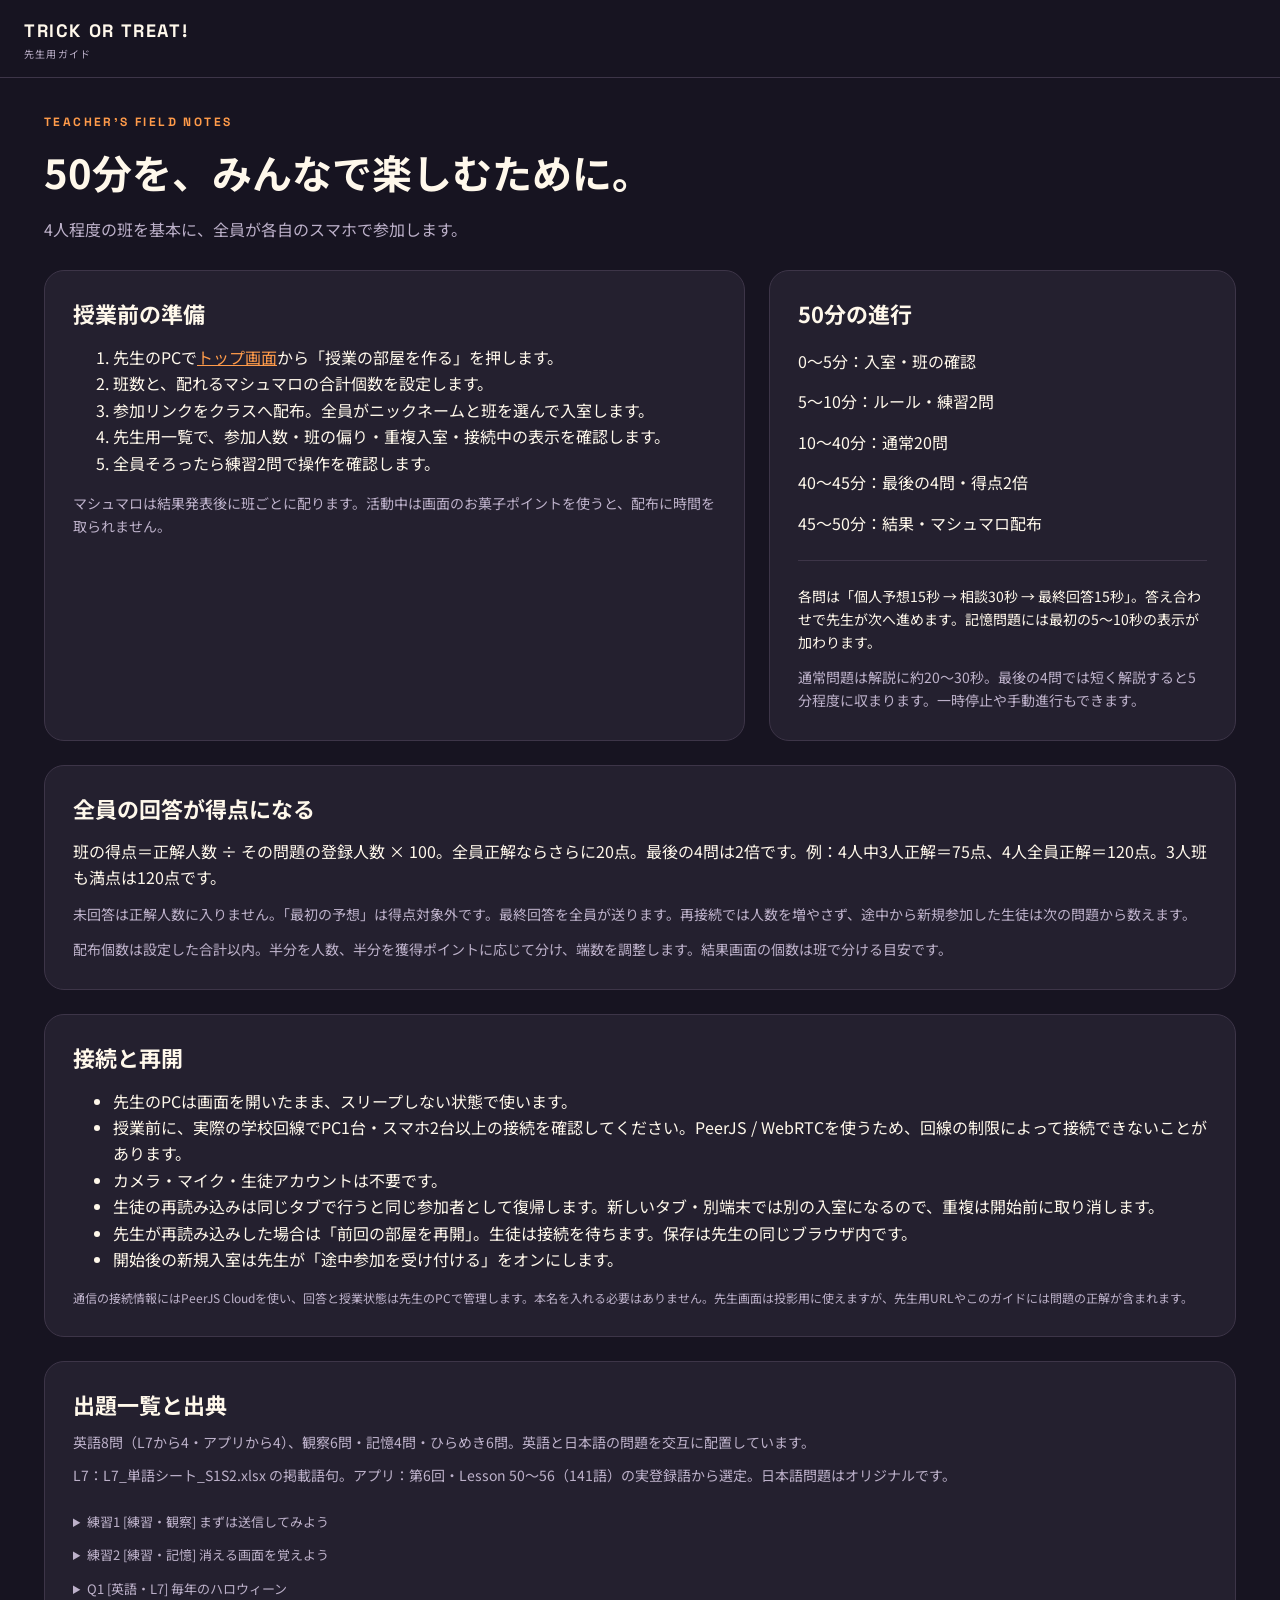
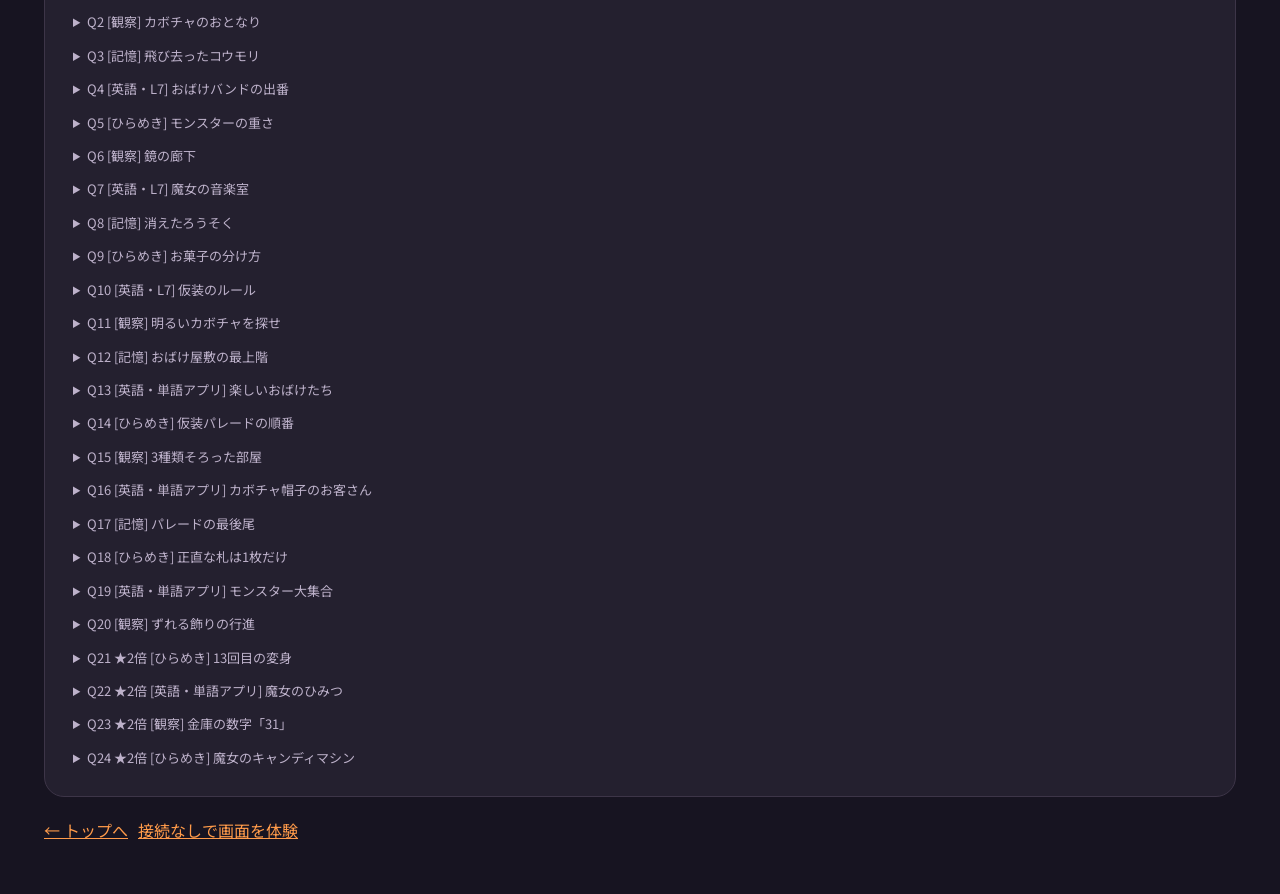
<file: halloween/guide.html>
<!doctype html><html lang="ja"><head><meta charset="utf-8"><meta name="viewport" content="width=device-width,initial-scale=1"><title>先生用ガイド | TRICK OR TREAT!</title><link rel="stylesheet" href="style.css"></head><body><header><a class="brand" href="./">TRICK OR TREAT!<small>先生用ガイド</small></a></header><main class="shell"><div class="eyebrow">TEACHER'S FIELD NOTES</div><h2>50分を、みんなで楽しむために。</h2><p class="muted" style="margin:18px 0 28px">4人程度の班を基本に、全員が各自のスマホで参加します。</p><div class="entry-grid"><section class="card"><h3>授業前の準備</h3><ol><li>先生のPCで<a href="./">トップ画面</a>から「授業の部屋を作る」を押します。</li><li>班数と、配れるマシュマロの合計個数を設定します。</li><li>参加リンクをクラスへ配布。全員がニックネームと班を選んで入室します。</li><li>先生用一覧で、参加人数・班の偏り・重複入室・接続中の表示を確認します。</li><li>全員そろったら練習2問で操作を確認します。</li></ol><p class="small muted">マシュマロは結果発表後に班ごとに配ります。活動中は画面のお菓子ポイントを使うと、配布に時間を取られません。</p></section><section class="card"><h3>50分の進行</h3><div class="score-list"><div>0〜5分：入室・班の確認</div><div>5〜10分：ルール・練習2問</div><div>10〜40分：通常20問</div><div>40〜45分：最後の4問・得点2倍</div><div>45〜50分：結果・マシュマロ配布</div></div><div class="divider"></div><p class="small">各問は「個人予想15秒 → 相談30秒 → 最終回答15秒」。答え合わせで先生が次へ進めます。記憶問題には最初の5〜10秒の表示が加わります。</p><p class="small muted" style="margin-top:12px">通常問題は解説に約20〜30秒。最後の4問では短く解説すると5分程度に収まります。一時停止や手動進行もできます。</p></section></div><section class="card" style="margin-top:24px"><h3>全員の回答が得点になる</h3><p style="margin-top:15px">班の得点＝正解人数 ÷ その問題の登録人数 × 100。全員正解ならさらに20点。最後の4問は2倍です。例：4人中3人正解＝75点、4人全員正解＝120点。3人班も満点は120点です。</p><p class="small muted" style="margin-top:12px">未回答は正解人数に入りません。「最初の予想」は得点対象外です。最終回答を全員が送ります。再接続では人数を増やさず、途中から新規参加した生徒は次の問題から数えます。</p><p class="small muted" style="margin-top:12px">配布個数は設定した合計以内。半分を人数、半分を獲得ポイントに応じて分け、端数を調整します。結果画面の個数は班で分ける目安です。</p></section><section class="card" style="margin-top:24px"><h3>接続と再開</h3><ul><li>先生のPCは画面を開いたまま、スリープしない状態で使います。</li><li>授業前に、実際の学校回線でPC1台・スマホ2台以上の接続を確認してください。PeerJS / WebRTCを使うため、回線の制限によって接続できないことがあります。</li><li>カメラ・マイク・生徒アカウントは不要です。</li><li>生徒の再読み込みは同じタブで行うと同じ参加者として復帰します。新しいタブ・別端末では別の入室になるので、重複は開始前に取り消します。</li><li>先生が再読み込みした場合は「前回の部屋を再開」。生徒は接続を待ちます。保存は先生の同じブラウザ内です。</li><li>開始後の新規入室は先生が「途中参加を受け付ける」をオンにします。</li></ul><p class="tiny muted">通信の接続情報にはPeerJS Cloudを使い、回答と授業状態は先生のPCで管理します。本名を入れる必要はありません。先生画面は投影用に使えますが、先生用URLやこのガイドには問題の正解が含まれます。</p></section><section class="card" style="margin-top:24px"><h3>出題一覧と出典</h3><p class="muted small" style="margin-top:12px">英語8問（L7から4・アプリから4）、観察6問・記憶4問・ひらめき6問。英語と日本語の問題を交互に配置しています。</p><p class="small muted" style="margin-top:10px">L7：L7_単語シート_S1S2.xlsx の掲載語句。アプリ：第6回・Lesson 50〜56（141語）の実登録語から選定。日本語問題はオリジナルです。</p><div id="question-list" class="stack" style="margin-top:24px"></div></section><div class="teacher-nav"><a href="./">← トップへ</a><a href="./?demo=1">接続なしで画面を体験</a></div></main><script type="module">import {QUESTIONS} from './questions.mjs';const list=document.querySelector('#question-list');for(const [i,q] of QUESTIONS.entries()){const d=document.createElement('details');const s=document.createElement('summary');s.textContent=`${q.practice?'練習'+(i+1):'Q'+(i-1)} ${q.final?'★2倍 ':''}[${q.category}] ${q.title}`;d.append(s);for(const text of [q.prompt,'正解：'+q.options[q.answer],q.explanation,'出典：'+q.source]){const p=document.createElement('p');p.style.margin='10px 0';p.style.whiteSpace='pre-line';p.textContent=text;d.append(p);}list.append(d);}</script></body></html>
</file>
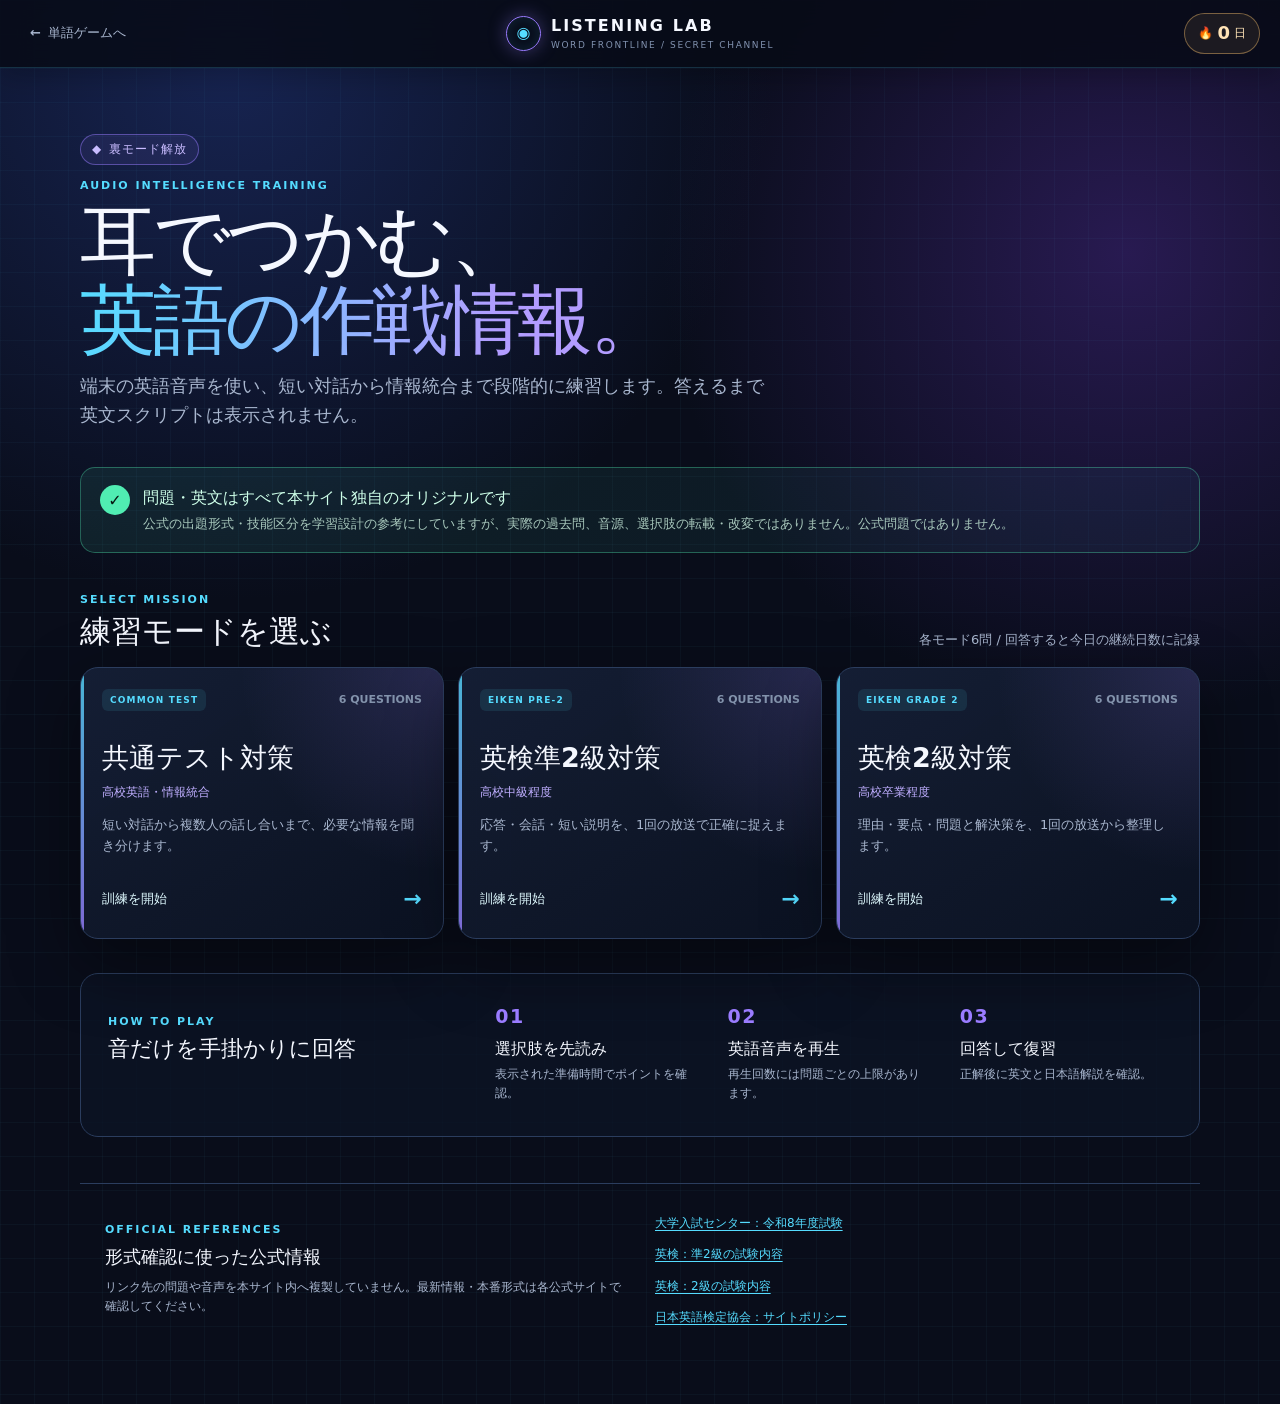
<file: study-plus/listening.html>
<!doctype html>
<html lang="ja">
<head>
  <meta charset="utf-8">
  <meta name="viewport" content="width=device-width,initial-scale=1,viewport-fit=cover">
  <meta name="theme-color" content="#090d1a">
  <meta name="color-scheme" content="dark">
  <meta http-equiv="Content-Security-Policy" content="default-src 'self'; script-src 'self'; style-src 'self' 'unsafe-inline'; img-src 'self' data:; object-src 'none'; base-uri 'none'; form-action 'none'">
  <title>LISTENING LAB | WORD FRONTLINE STUDY PLUS</title>
  <meta name="description" content="共通テスト・英検準2級・英検2級の形式を参考にした、完全オリジナルの英語リスニング練習。">
  <link rel="stylesheet" href="listening.css?v=1.1.0">
  <script src="listening-data.js?v=1.0.0" defer></script>
  <script src="study-streak.js?v=1.2.0" defer></script>
  <script src="listening.js?v=1.2.0" defer></script>
</head>
<body>
  <a class="skip-link" href="#mainContent">本文へ移動</a>

  <div class="ambient ambient-one" aria-hidden="true"></div>
  <div class="ambient ambient-two" aria-hidden="true"></div>

  <header class="topbar">
    <a class="back-link" href="word-frontline-study-plus.html" aria-label="単語ゲームへ戻る">
      <span aria-hidden="true">←</span>
      <span>単語ゲームへ</span>
    </a>
    <div class="brand" aria-label="Word Frontline Listening Lab">
      <span class="brand-mark" aria-hidden="true">◉</span>
      <span><b>LISTENING LAB</b><small>WORD FRONTLINE / SECRET CHANNEL</small></span>
    </div>
    <div class="streak-chip" id="streakChip" aria-label="現在の学習継続日数">
      <span aria-hidden="true">🔥</span><b id="streakDays">0</b><span>日</span>
      <span id="streakTickets" class="streak-tickets hidden" title="保険チケット：休んだ日に自動で使われ、継続日数を守ります">🎫<b id="streakTicketCount">0</b></span>
    </div>
  </header>

  <main id="mainContent" class="shell">
    <section id="selectScreen" class="screen" aria-labelledby="labTitle">
      <div class="hero">
        <div class="secret-label"><span aria-hidden="true">◆</span> 裏モード解放</div>
        <p class="eyebrow">AUDIO INTELLIGENCE TRAINING</p>
        <h1 id="labTitle">耳でつかむ、<br><span>英語の作戦情報。</span></h1>
        <p class="hero-copy">端末の英語音声を使い、短い対話から情報統合まで段階的に練習します。答えるまで英文スクリプトは表示されません。</p>
      </div>

      <aside class="original-notice" aria-label="問題についての重要なお知らせ">
        <span class="notice-icon" aria-hidden="true">✓</span>
        <div>
          <strong>問題・英文はすべて本サイト独自のオリジナルです</strong>
          <p>公式の出題形式・技能区分を学習設計の参考にしていますが、実際の過去問、音源、選択肢の転載・改変ではありません。公式問題ではありません。</p>
        </div>
      </aside>

      <div class="section-heading">
        <div>
          <p class="eyebrow">SELECT MISSION</p>
          <h2>練習モードを選ぶ</h2>
        </div>
        <p>各モード6問 / 回答すると今日の継続日数に記録</p>
      </div>
      <div id="modeGrid" class="mode-grid" aria-label="リスニング練習モード"></div>

      <section class="how-card" aria-labelledby="howTitle">
        <div>
          <p class="eyebrow">HOW TO PLAY</p>
          <h2 id="howTitle">音だけを手掛かりに回答</h2>
        </div>
        <ol>
          <li><b>選択肢を先読み</b><span>表示された準備時間でポイントを確認。</span></li>
          <li><b>英語音声を再生</b><span>再生回数には問題ごとの上限があります。</span></li>
          <li><b>回答して復習</b><span>正解後に英文と日本語解説を確認。</span></li>
        </ol>
      </section>
    </section>

    <section id="questionScreen" class="screen" aria-labelledby="questionTitle" hidden>
      <div class="mission-bar">
        <button id="exitBtn" class="text-button" type="button">← モード選択</button>
        <div class="mission-progress">
          <div class="progress-copy"><span id="modeName">LISTENING</span><b id="progressText">1 / 6</b></div>
          <div class="progress-track" role="progressbar" aria-label="問題の進み具合" aria-valuemin="0" aria-valuemax="6" aria-valuenow="0">
            <span id="progressFill"></span>
          </div>
        </div>
        <div class="score-box"><small>SCORE</small><b id="scoreText">0</b></div>
      </div>

      <article class="question-card">
        <div class="question-meta">
          <span id="partLabel">短い対話</span>
          <span id="levelLabel">A2</span>
          <span id="skillLabel">詳細理解</span>
        </div>
        <p class="scene-label"><span aria-hidden="true">⌖</span> <span id="sceneText">学校</span></p>
        <h1 id="questionTitle">Listen and choose the best answer.</h1>

        <div class="audio-console">
          <div class="wave" id="wave" aria-hidden="true">
            <i></i><i></i><i></i><i></i><i></i><i></i><i></i><i></i><i></i><i></i><i></i><i></i>
          </div>
          <button id="playBtn" class="play-button" type="button">
            <span class="play-icon" aria-hidden="true">▶</span>
            <span><b id="playButtonLabel">準備して再生</b><small id="playCountText">残り2回</small></span>
          </button>
          <div class="audio-controls">
            <label for="rateControl">速度 <output id="rateValue">0.95×</output></label>
            <input id="rateControl" type="range" min="0.80" max="1.05" step="0.05" value="0.95">
          </div>
          <p id="audioStatus" class="audio-status" role="status" aria-live="polite">再生ボタンを押すと準備時間が始まります。</p>
        </div>

        <div id="responseHint" class="response-hint" hidden>
          応答文は音声で読み上げます。画面では番号だけを選んでください。
        </div>
        <div id="optionList" class="option-list" role="group" aria-label="解答の選択肢"></div>

        <section id="feedbackPanel" class="feedback" aria-live="polite" hidden>
          <div class="feedback-head">
            <span id="feedbackMark" aria-hidden="true">✓</span>
            <div><b id="feedbackTitle">正解！</b><p id="feedbackExplanation"></p></div>
          </div>
        </section>

        <details id="transcriptPanel" class="transcript" hidden>
          <summary>英文スクリプトを確認</summary>
          <div id="transcriptText"></div>
        </details>

        <button id="nextBtn" class="next-button" type="button" hidden>次の問題へ <span aria-hidden="true">→</span></button>
      </article>
    </section>

    <section id="resultScreen" class="screen" aria-labelledby="resultTitle" hidden>
      <div class="result-hero">
        <p class="eyebrow">MISSION COMPLETE</p>
        <div id="resultRing" class="result-ring" aria-hidden="true"><span id="resultPercent">0%</span></div>
        <h1 id="resultTitle">リスニング訓練完了</h1>
        <p id="resultSummary">6問中0問正解</p>
        <div id="resultMessage" class="result-message"></div>
      </div>

      <section class="review-card" aria-labelledby="reviewTitle">
        <div class="section-heading compact">
          <div><p class="eyebrow">DEBRIEF</p><h2 id="reviewTitle">回答を振り返る</h2></div>
        </div>
        <ol id="reviewList" class="review-list"></ol>
      </section>

      <div class="result-actions">
        <button id="retryBtn" class="primary-button" type="button">同じモードに再挑戦</button>
        <button id="homeBtn" class="secondary-button" type="button">別のモードを選ぶ</button>
        <a class="secondary-button link-button" href="word-frontline-study-plus.html">単語ゲームへ戻る</a>
      </div>
    </section>

    <section class="sources" aria-labelledby="sourcesTitle">
      <div>
        <p class="eyebrow">OFFICIAL REFERENCES</p>
        <h2 id="sourcesTitle">形式確認に使った公式情報</h2>
        <p>リンク先の問題や音声を本サイト内へ複製していません。最新情報・本番形式は各公式サイトで確認してください。</p>
      </div>
      <ul>
        <li><a href="https://www.dnc.ac.jp/kyotsu/kako_shiken_jouhou/r8/index.html" target="_blank" rel="noopener noreferrer">大学入試センター：令和8年度試験</a></li>
        <li><a href="https://www.eiken.or.jp/eiken/exam/grade_p2/solutions.html" target="_blank" rel="noopener noreferrer">英検：準2級の試験内容</a></li>
        <li><a href="https://www.eiken.or.jp/eiken/exam/grade_2/solutions.html" target="_blank" rel="noopener noreferrer">英検：2級の試験内容</a></li>
        <li><a href="https://www.eiken.or.jp/sitepolicy/index.html" target="_blank" rel="noopener noreferrer">日本英語検定協会：サイトポリシー</a></li>
      </ul>
    </section>
  </main>

  <noscript><p class="noscript">このページにはJavaScriptが必要です。ブラウザの設定でJavaScriptを有効にしてください。</p></noscript>
</body>
</html>
</file>
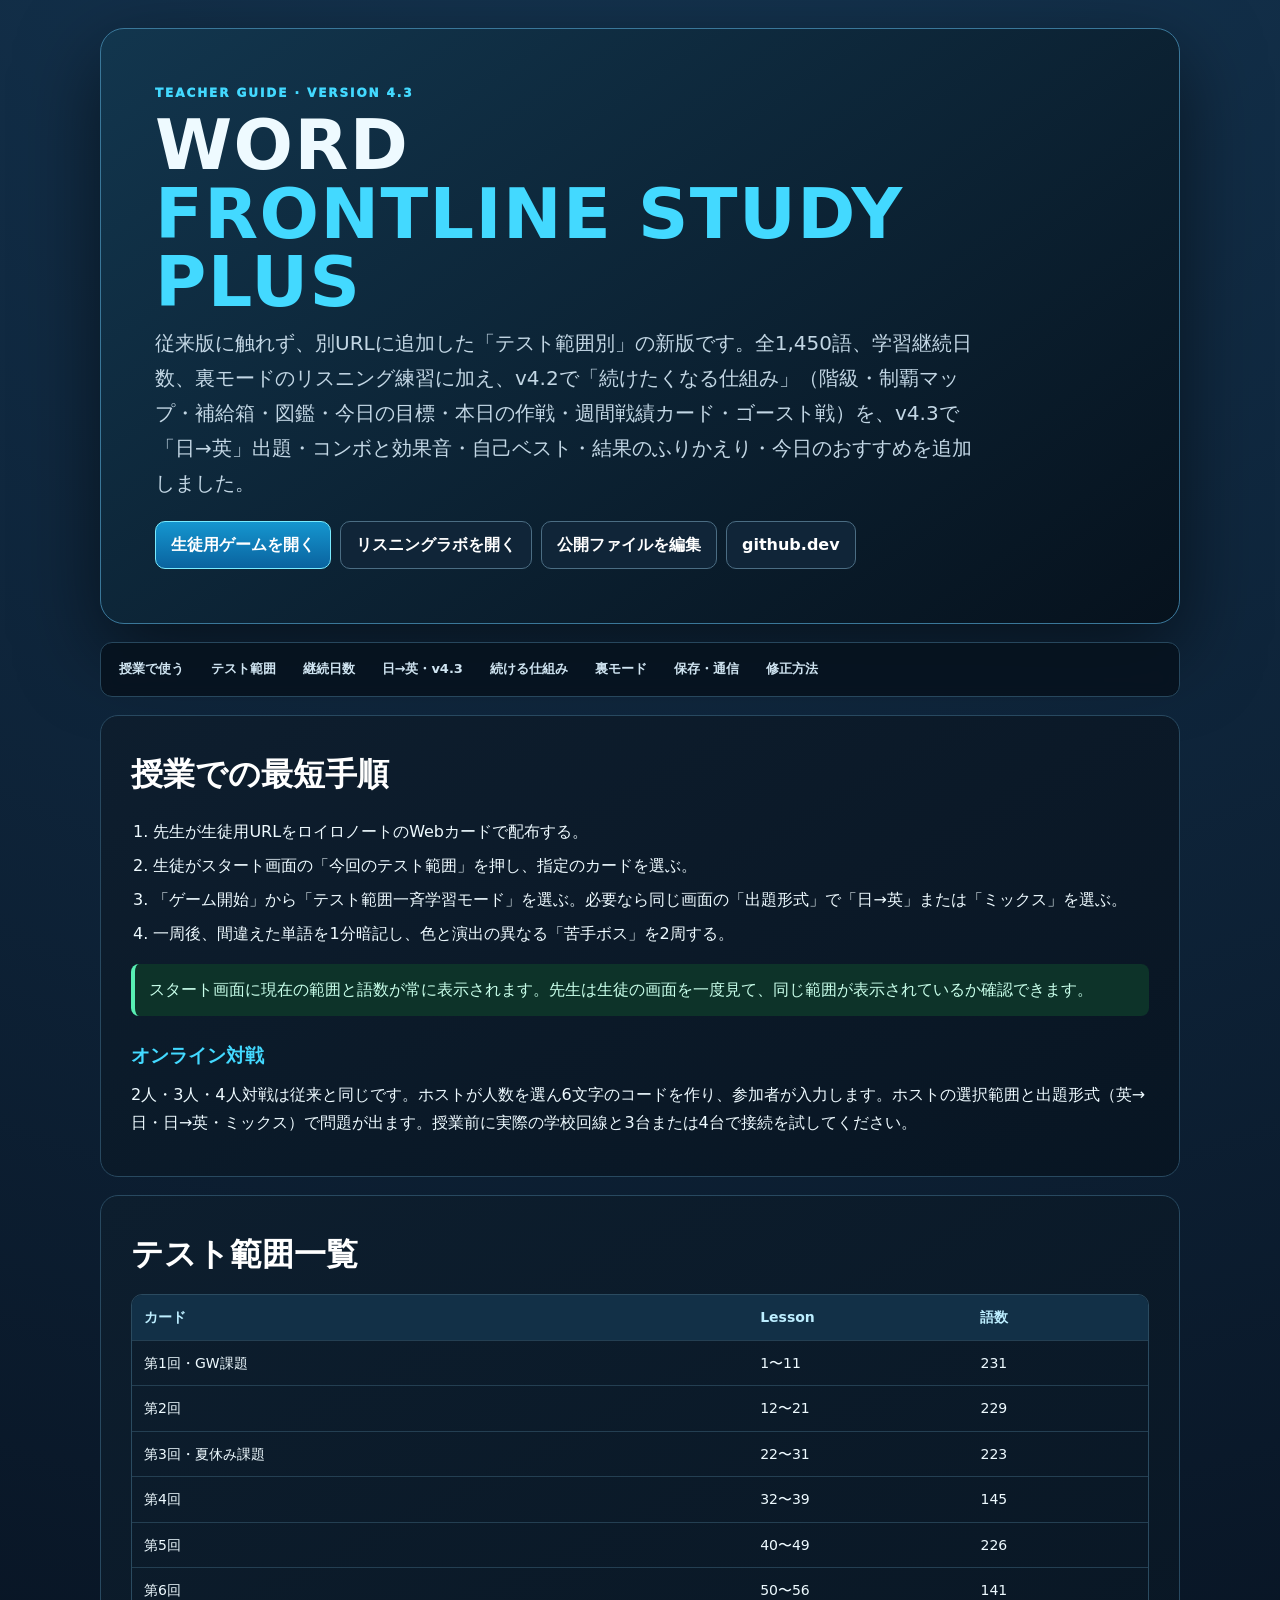
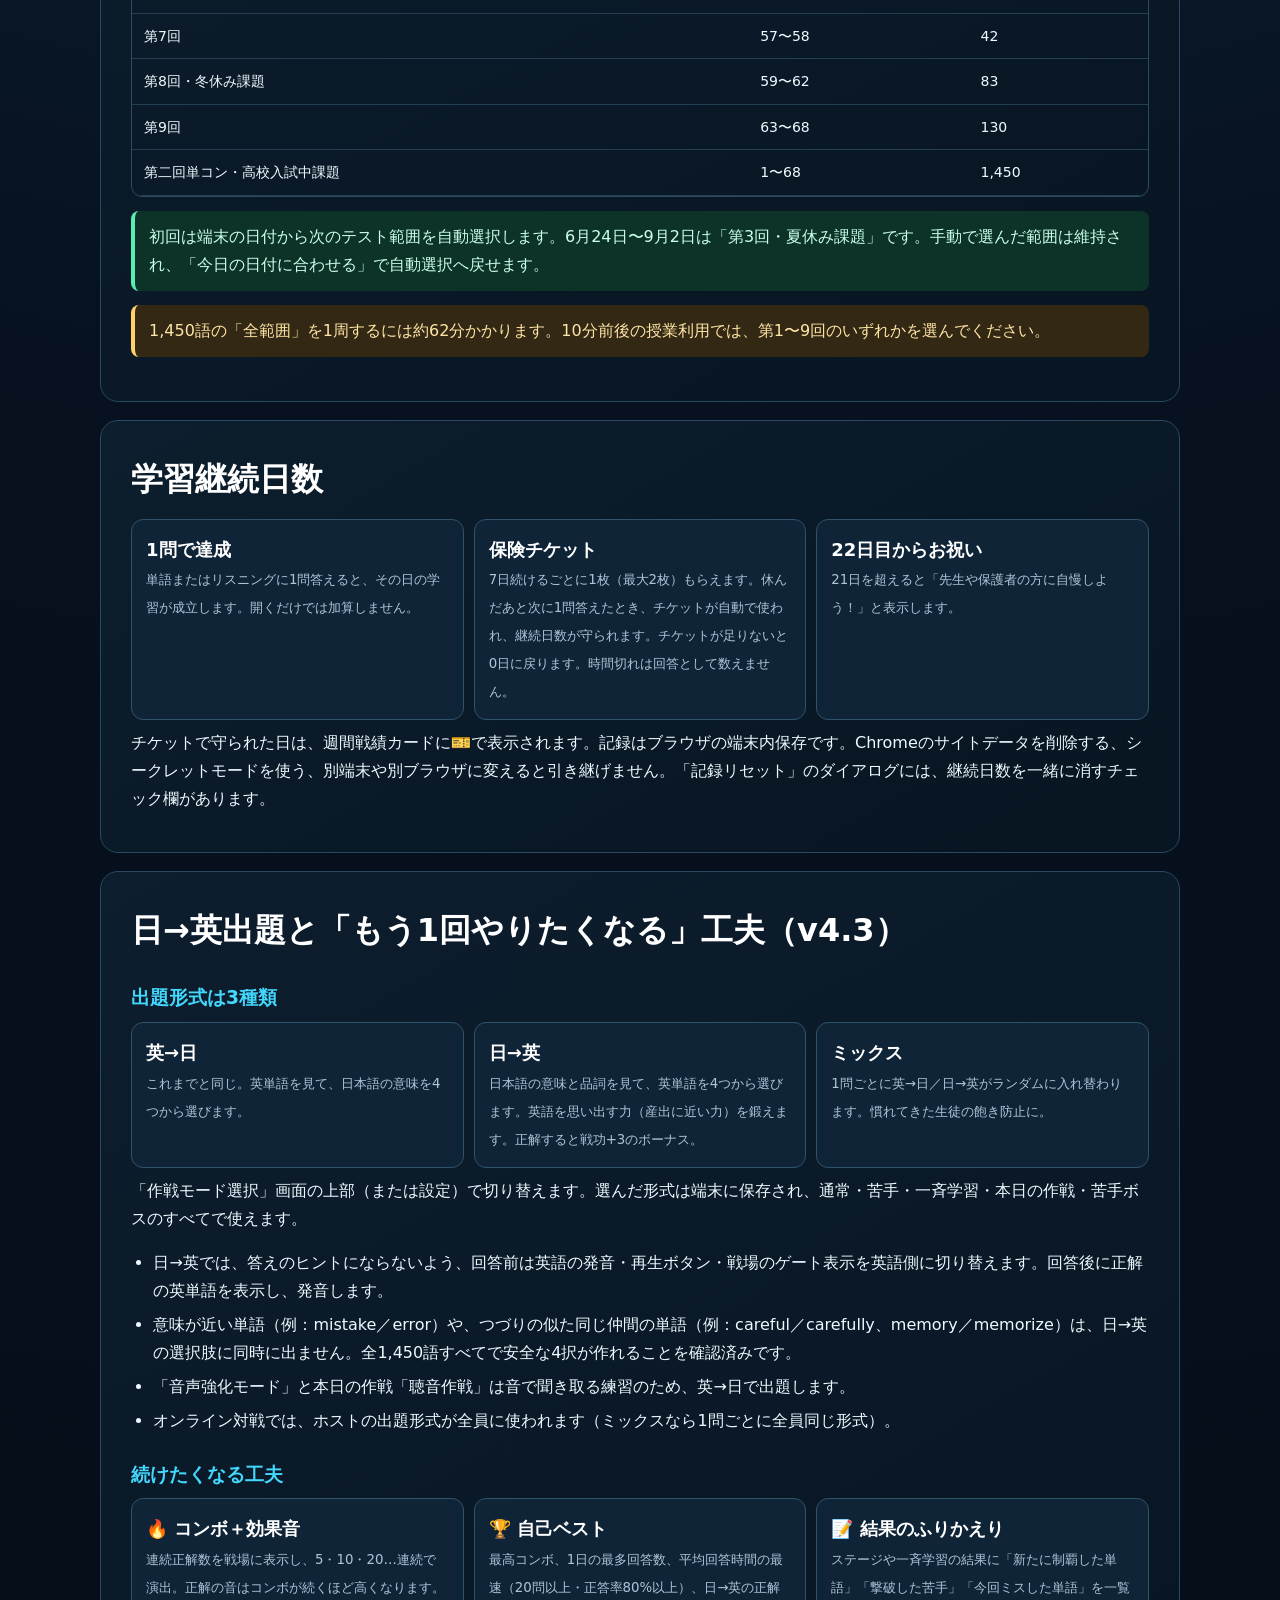
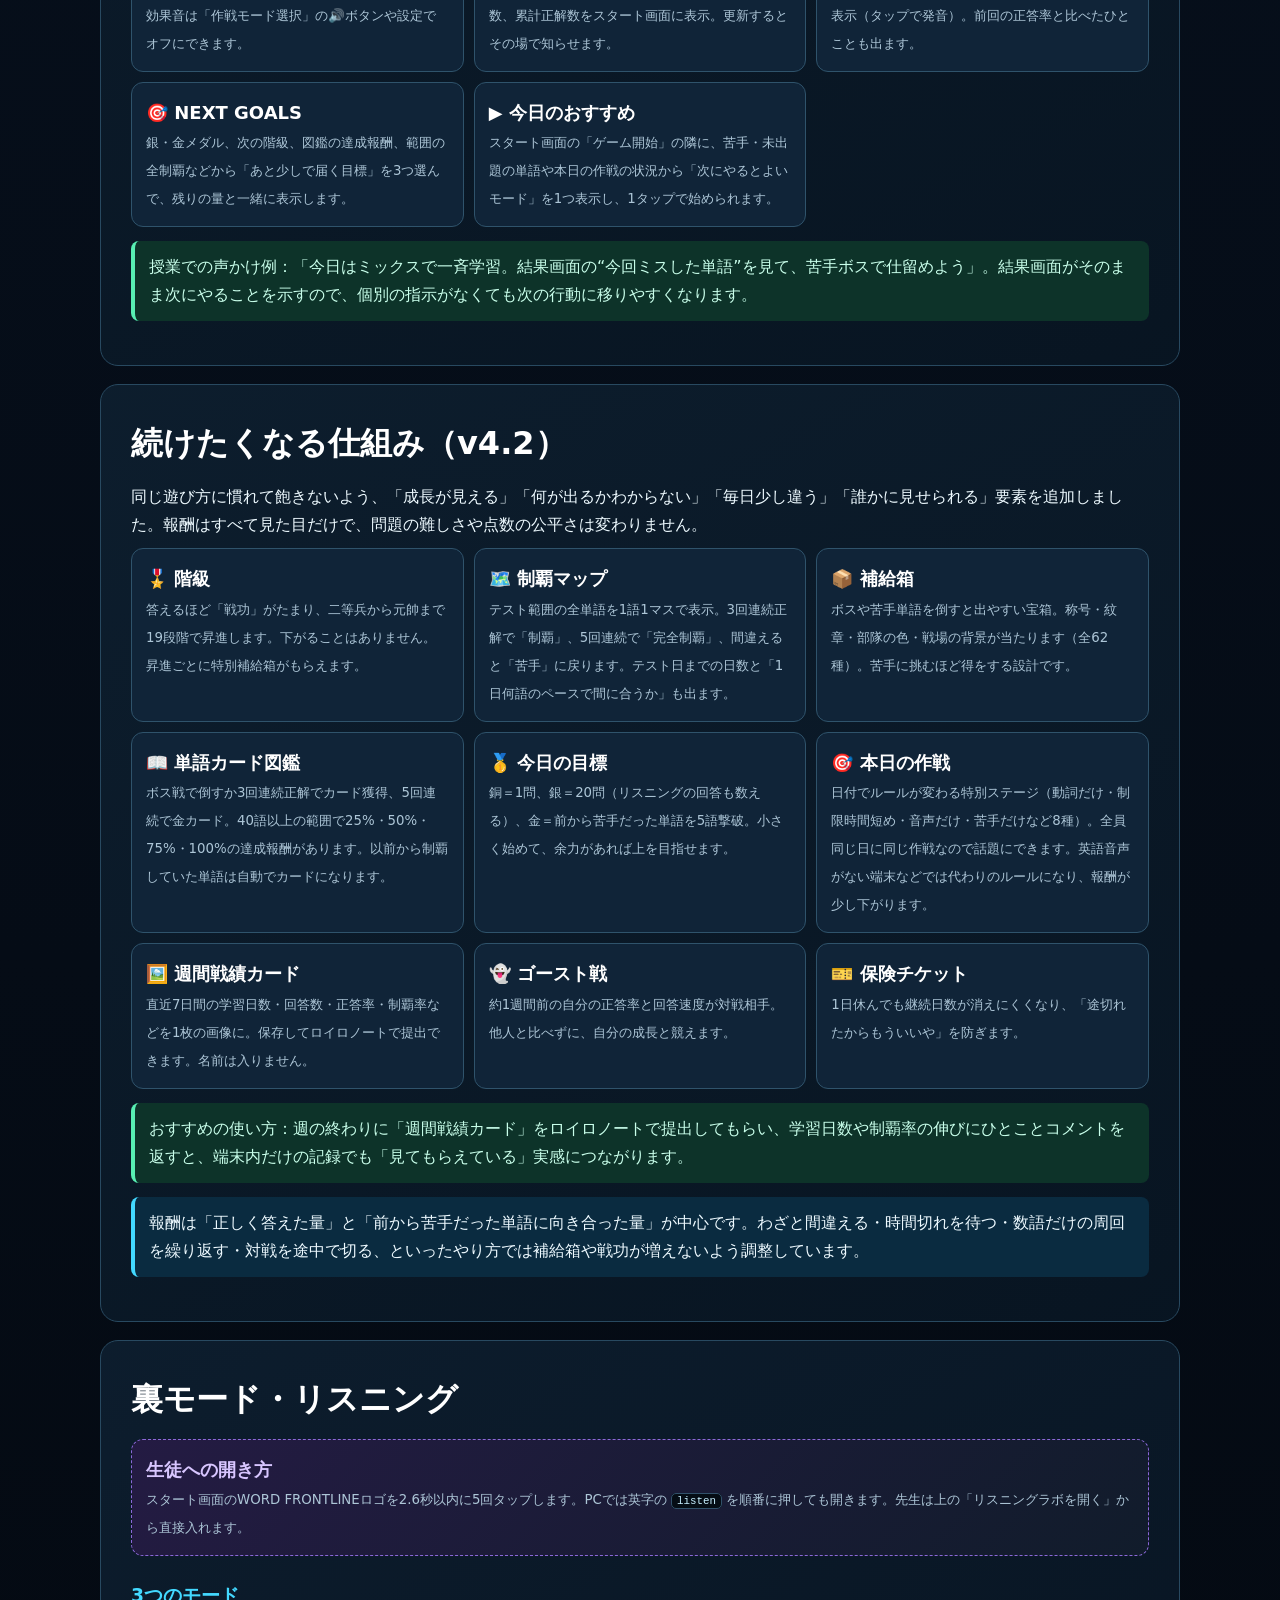
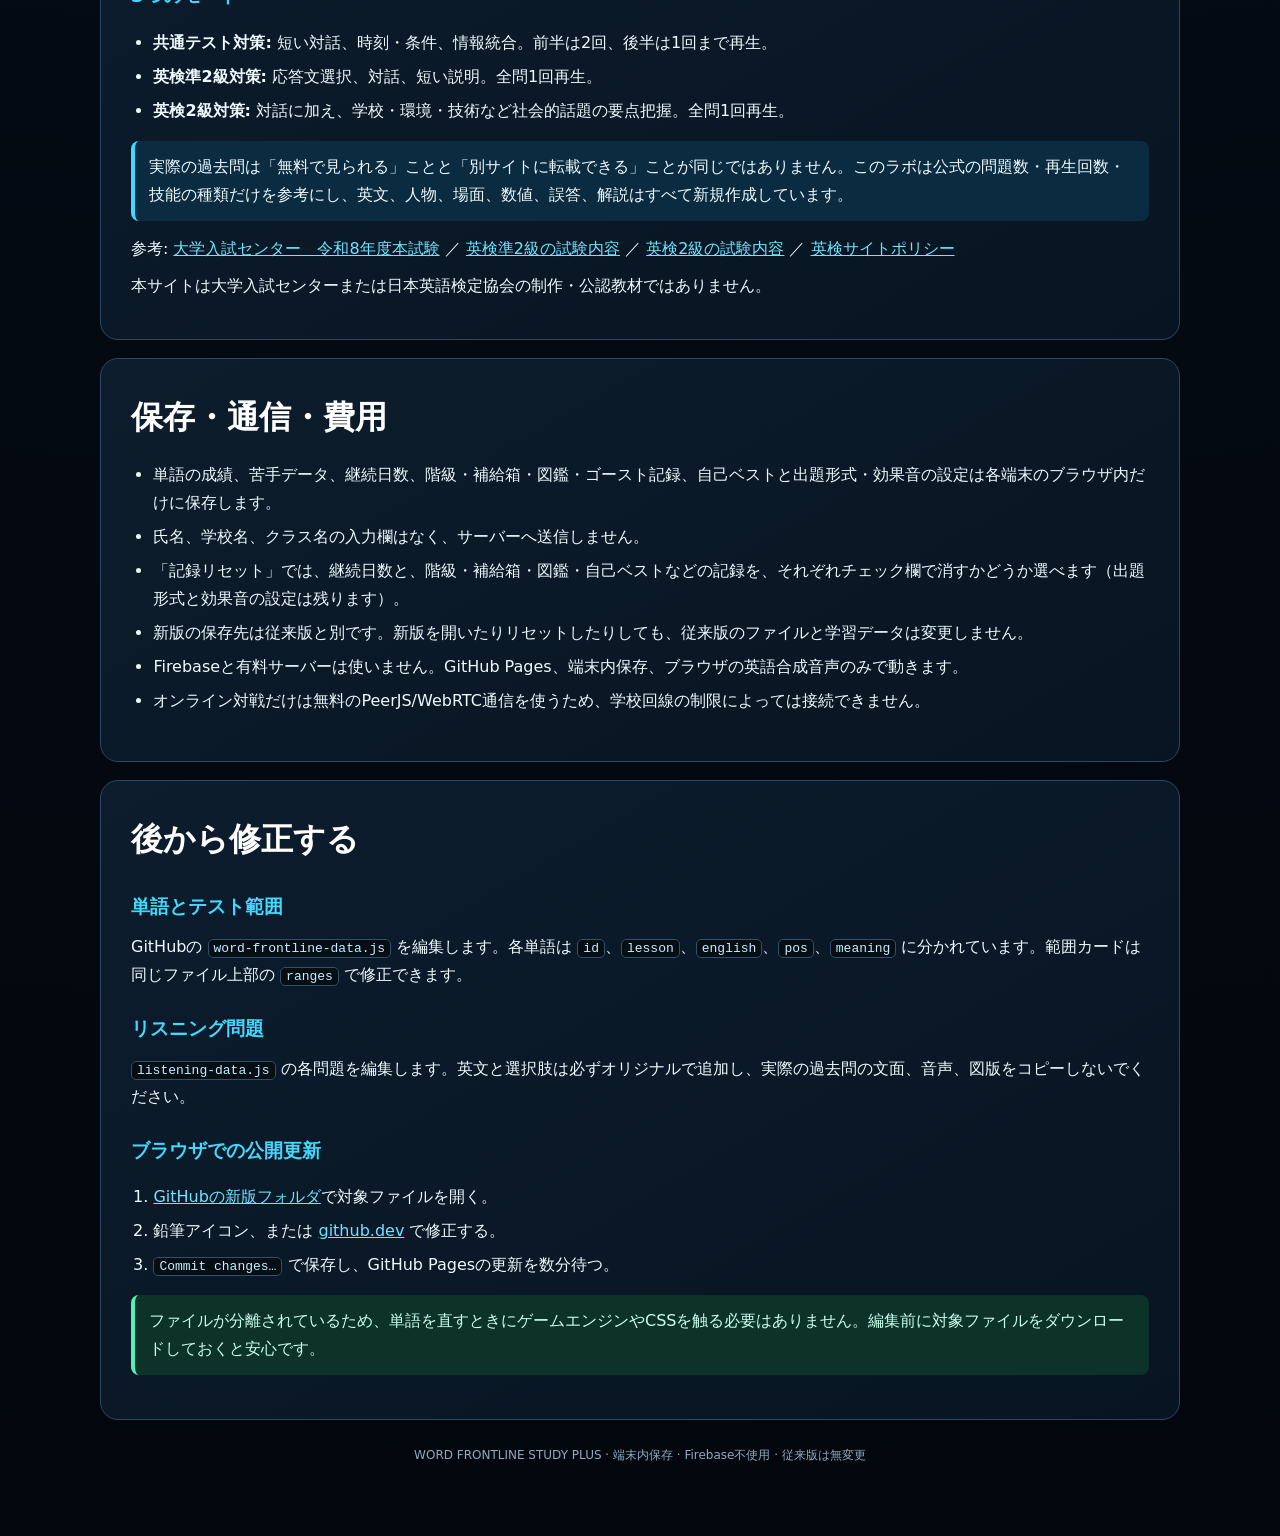
<file: study-plus/teacher-guide.html>
<!doctype html>
<html lang="ja">
<head>
  <meta charset="utf-8">
  <meta name="viewport" content="width=device-width,initial-scale=1,viewport-fit=cover">
  <meta name="theme-color" content="#07111f">
  <title>WORD FRONTLINE STUDY PLUS 先生用ガイド</title>
  <style>
    :root { color-scheme: dark; font-family: Inter, "Noto Sans JP", "Yu Gothic UI", Meiryo, system-ui, sans-serif; --cyan:#43d9ff; --green:#58efb3; --yellow:#ffd166; --line:#2c526d; --panel:#0d1e2e; }
    * { box-sizing: border-box; }
    html { scroll-behavior: smooth; }
    body { margin: 0; min-height: 100vh; background: radial-gradient(circle at 50% -10%,#173c5b 0,#07111f 38%,#03070d 100%); color: #eefaff; line-height: 1.75; }
    a { color: #71e4ff; }
    .wrap { width: min(1080px, calc(100% - 28px)); margin: 0 auto; padding: 28px 0 70px; }
    .hero { border: 1px solid #3a7799; border-radius: 24px; background: linear-gradient(145deg,rgba(18,54,78,.96),rgba(6,17,28,.97)); box-shadow: 0 28px 80px #0008; padding: clamp(24px,5vw,54px); }
    .eyebrow { margin: 0 0 7px; color: var(--cyan); font-size: 12px; font-weight: 1000; letter-spacing: .16em; }
    h1 { margin: 0; font-size: clamp(34px,7vw,70px); line-height: .98; letter-spacing: .02em; }
    h1 span { display: block; color: var(--cyan); }
    .lead { max-width: 820px; color: #c3d7e5; font-size: clamp(16px,2vw,20px); }
    .actions { display: flex; flex-wrap: wrap; gap: 9px; margin-top: 20px; }
    .button { display: inline-flex; align-items: center; justify-content: center; min-height: 45px; border: 1px solid #79ebff; border-radius: 10px; background: linear-gradient(#1596cf,#0a639f); color: #fff; padding: 9px 15px; text-decoration: none; font-weight: 900; }
    .button.secondary { border-color: #4b6d83; background: #102538; }
    nav { position: sticky; top: 0; z-index: 4; display: flex; gap: 7px; overflow: auto; margin: 18px 0; border: 1px solid #27475d; border-radius: 12px; background: #07131feb; backdrop-filter: blur(8px); padding: 8px; scrollbar-width: thin; }
    nav a { flex: 0 0 auto; border-radius: 8px; color: #cfe4f1; padding: 7px 10px; text-decoration: none; font-size: 13px; font-weight: 900; }
    nav a:hover { background: #12324a; color: #fff; }
    section { margin-top: 18px; border: 1px solid #284960; border-radius: 18px; background: linear-gradient(150deg,#0d1e2ef5,#081522f5); padding: clamp(18px,3vw,30px); }
    h2 { margin: 0 0 12px; color: #fff; font-size: clamp(23px,4vw,32px); }
    h3 { margin: 24px 0 7px; color: var(--cyan); }
    p { margin: 9px 0; }
    ul, ol { padding-left: 1.4em; }
    li + li { margin-top: 6px; }
    .grid { display: grid; grid-template-columns: repeat(3,minmax(0,1fr)); gap: 10px; }
    .card { border: 1px solid #2f536b; border-radius: 12px; background: #102438; padding: 14px; }
    .card strong { display: block; color: #fff; font-size: 18px; }
    .card small { color: #adc6d7; }
    .callout { margin: 14px 0; border-left: 4px solid var(--cyan); border-radius: 8px; background: #0a2b40; padding: 12px 14px; }
    .callout.warn { border-color: var(--yellow); background: #332814; color: #ffe5a5; }
    .callout.good { border-color: var(--green); background: #0d3329; color: #c9ffeb; }
    .secret { border: 1px dashed #8b69d9; background: linear-gradient(135deg,#241b43,#111c2b); }
    .secret strong { color: #d8c6ff; }
    .table-wrap { overflow: auto; border: 1px solid #2b4b60; border-radius: 11px; }
    table { width: 100%; border-collapse: collapse; min-width: 660px; font-size: 14px; }
    th, td { padding: 10px 12px; border-bottom: 1px solid #243f52; text-align: left; vertical-align: top; }
    th { background: #123047; color: #bdeeff; }
    td:nth-child(2), td:nth-child(3) { white-space: nowrap; }
    code { border: 1px solid #31516a; border-radius: 5px; background: #050d15; color: #c6efff; padding: 1px 5px; }
    footer { margin-top: 25px; color: #8eabbf; text-align: center; font-size: 12px; }
    @media (max-width:760px) { .grid { grid-template-columns:1fr; } .wrap { width:min(100% - 18px,1080px); padding-top:10px; } .hero { border-radius:16px; } nav { top: 4px; } }
  </style>
</head>
<body>
  <main class="wrap">
    <header class="hero">
      <p class="eyebrow">TEACHER GUIDE · VERSION 4.3</p>
      <h1>WORD <span>FRONTLINE STUDY PLUS</span></h1>
      <p class="lead">従来版に触れず、別URLに追加した「テスト範囲別」の新版です。全1,450語、学習継続日数、裏モードのリスニング練習に加え、v4.2で「続けたくなる仕組み」（階級・制覇マップ・補給箱・図鑑・今日の目標・本日の作戦・週間戦績カード・ゴースト戦）を、v4.3で「日→英」出題・コンボと効果音・自己ベスト・結果のふりかえり・今日のおすすめを追加しました。</p>
      <div class="actions">
        <a class="button" href="word-frontline-study-plus.html">生徒用ゲームを開く</a>
        <a class="button secondary" href="listening.html">リスニングラボを開く</a>
        <a class="button secondary" href="https://github.com/takase20000307/word-frontline-random-boss/tree/main/study-plus">公開ファイルを編集</a>
        <a class="button secondary" href="https://github.dev/takase20000307/word-frontline-random-boss/tree/main/study-plus">github.dev</a>
      </div>
    </header>

    <nav aria-label="目次">
      <a href="#quick">授業で使う</a>
      <a href="#ranges">テスト範囲</a>
      <a href="#streak">継続日数</a>
      <a href="#direction">日→英・v4.3</a>
        <a href="#motivation">続ける仕組み</a>
      <a href="#listening">裏モード</a>
      <a href="#privacy">保存・通信</a>
      <a href="#maintain">修正方法</a>
    </nav>

    <section id="quick">
      <h2>授業での最短手順</h2>
      <ol>
        <li>先生が生徒用URLをロイロノートのWebカードで配布する。</li>
        <li>生徒がスタート画面の「今回のテスト範囲」を押し、指定のカードを選ぶ。</li>
        <li>「ゲーム開始」から「テスト範囲一斉学習モード」を選ぶ。必要なら同じ画面の「出題形式」で「日→英」または「ミックス」を選ぶ。</li>
        <li>一周後、間違えた単語を1分暗記し、色と演出の異なる「苦手ボス」を2周する。</li>
      </ol>
      <div class="callout good">スタート画面に現在の範囲と語数が常に表示されます。先生は生徒の画面を一度見て、同じ範囲が表示されているか確認できます。</div>
      <h3>オンライン対戦</h3>
      <p>2人・3人・4人対戦は従来と同じです。ホストが人数を選ん6文字のコードを作り、参加者が入力します。ホストの選択範囲と出題形式（英→日・日→英・ミックス）で問題が出ます。授業前に実際の学校回線と3台または4台で接続を試してください。</p>
    </section>

    <section id="ranges">
      <h2>テスト範囲一覧</h2>
      <div class="table-wrap">
        <table>
          <thead><tr><th>カード</th><th>Lesson</th><th>語数</th></tr></thead>
          <tbody>
            <tr><td>第1回・GW課題</td><td>1〜11</td><td>231</td></tr>
            <tr><td>第2回</td><td>12〜21</td><td>229</td></tr>
            <tr><td>第3回・夏休み課題</td><td>22〜31</td><td>223</td></tr>
            <tr><td>第4回</td><td>32〜39</td><td>145</td></tr>
            <tr><td>第5回</td><td>40〜49</td><td>226</td></tr>
            <tr><td>第6回</td><td>50〜56</td><td>141</td></tr>
            <tr><td>第7回</td><td>57〜58</td><td>42</td></tr>
            <tr><td>第8回・冬休み課題</td><td>59〜62</td><td>83</td></tr>
            <tr><td>第9回</td><td>63〜68</td><td>130</td></tr>
            <tr><td>第二回単コン・高校入試中課題</td><td>1〜68</td><td>1,450</td></tr>
          </tbody>
        </table>
      </div>
      <div class="callout good">初回は端末の日付から次のテスト範囲を自動選択します。6月24日〜9月2日は「第3回・夏休み課題」です。手動で選んだ範囲は維持され、「今日の日付に合わせる」で自動選択へ戻せます。</div>
      <div class="callout warn">1,450語の「全範囲」を1周するには約62分かかります。10分前後の授業利用では、第1〜9回のいずれかを選んでください。</div>
    </section>

    <section id="streak">
      <h2>学習継続日数</h2>
      <div class="grid">
        <div class="card"><strong>1問で達成</strong><small>単語またはリスニングに1問答えると、その日の学習が成立します。開くだけでは加算しません。</small></div>
        <div class="card"><strong>保険チケット</strong><small>7日続けるごとに1枚（最大2枚）もらえます。休んだあと次に1問答えたとき、チケットが自動で使われ、継続日数が守られます。チケットが足りないと0日に戻ります。時間切れは回答として数えません。</small></div>
        <div class="card"><strong>22日目からお祝い</strong><small>21日を超えると「先生や保護者の方に自慢しよう！」と表示します。</small></div>
      </div>
      <p>チケットで守られた日は、週間戦績カードに🎫で表示されます。記録はブラウザの端末内保存です。Chromeのサイトデータを削除する、シークレットモードを使う、別端末や別ブラウザに変えると引き継げません。「記録リセット」のダイアログには、継続日数を一緒に消すチェック欄があります。</p>
    </section>

    <section id="direction">
      <h2>日→英出題と「もう1回やりたくなる」工夫（v4.3）</h2>
      <h3>出題形式は3種類</h3>
      <div class="grid">
        <div class="card"><strong>英→日</strong><small>これまでと同じ。英単語を見て、日本語の意味を4つから選びます。</small></div>
        <div class="card"><strong>日→英</strong><small>日本語の意味と品詞を見て、英単語を4つから選びます。英語を思い出す力（産出に近い力）を鍛えます。正解すると戦功+3のボーナス。</small></div>
        <div class="card"><strong>ミックス</strong><small>1問ごとに英→日／日→英がランダムに入れ替わります。慣れてきた生徒の飽き防止に。</small></div>
      </div>
      <p>「作戦モード選択」画面の上部（または設定）で切り替えます。選んだ形式は端末に保存され、通常・苦手・一斉学習・本日の作戦・苦手ボスのすべてで使えます。</p>
      <ul>
        <li>日→英では、答えのヒントにならないよう、回答前は英語の発音・再生ボタン・戦場のゲート表示を英語側に切り替えます。回答後に正解の英単語を表示し、発音します。</li>
        <li>意味が近い単語（例：mistake／error）や、つづりの似た同じ仲間の単語（例：careful／carefully、memory／memorize）は、日→英の選択肢に同時に出ません。全1,450語すべてで安全な4択が作れることを確認済みです。</li>
        <li>「音声強化モード」と本日の作戦「聴音作戦」は音で聞き取る練習のため、英→日で出題します。</li>
        <li>オンライン対戦では、ホストの出題形式が全員に使われます（ミックスなら1問ごとに全員同じ形式）。</li>
      </ul>
      <h3>続けたくなる工夫</h3>
      <div class="grid">
        <div class="card"><strong>🔥 コンボ＋効果音</strong><small>連続正解数を戦場に表示し、5・10・20…連続で演出。正解の音はコンボが続くほど高くなります。効果音は「作戦モード選択」の🔊ボタンや設定でオフにできます。</small></div>
        <div class="card"><strong>🏆 自己ベスト</strong><small>最高コンボ、1日の最多回答数、平均回答時間の最速（20問以上・正答率80%以上）、日→英の正解数、累計正解数をスタート画面に表示。更新するとその場で知らせます。</small></div>
        <div class="card"><strong>📝 結果のふりかえり</strong><small>ステージや一斉学習の結果に「新たに制覇した単語」「撃破した苦手」「今回ミスした単語」を一覧表示（タップで発音）。前回の正答率と比べたひとことも出ます。</small></div>
        <div class="card"><strong>🎯 NEXT GOALS</strong><small>銀・金メダル、次の階級、図鑑の達成報酬、範囲の全制覇などから「あと少しで届く目標」を3つ選んで、残りの量と一緒に表示します。</small></div>
        <div class="card"><strong>▶ 今日のおすすめ</strong><small>スタート画面の「ゲーム開始」の隣に、苦手・未出題の単語や本日の作戦の状況から「次にやるとよいモード」を1つ表示し、1タップで始められます。</small></div>
      </div>
      <div class="callout good">授業での声かけ例：「今日はミックスで一斉学習。結果画面の“今回ミスした単語”を見て、苦手ボスで仕留めよう」。結果画面がそのまま次にやることを示すので、個別の指示がなくても次の行動に移りやすくなります。</div>
    </section>

    <section id="motivation">
      <h2>続けたくなる仕組み（v4.2）</h2>
      <p>同じ遊び方に慣れて飽きないよう、「成長が見える」「何が出るかわからない」「毎日少し違う」「誰かに見せられる」要素を追加しました。報酬はすべて見た目だけで、問題の難しさや点数の公平さは変わりません。</p>
      <div class="grid">
        <div class="card"><strong>🎖️ 階級</strong><small>答えるほど「戦功」がたまり、二等兵から元帥まで19段階で昇進します。下がることはありません。昇進ごとに特別補給箱がもらえます。</small></div>
        <div class="card"><strong>🗺️ 制覇マップ</strong><small>テスト範囲の全単語を1語1マスで表示。3回連続正解で「制覇」、5回連続で「完全制覇」、間違えると「苦手」に戻ります。テスト日までの日数と「1日何語のペースで間に合うか」も出ます。</small></div>
        <div class="card"><strong>📦 補給箱</strong><small>ボスや苦手単語を倒すと出やすい宝箱。称号・紋章・部隊の色・戦場の背景が当たります（全62種）。苦手に挑むほど得をする設計です。</small></div>
        <div class="card"><strong>📖 単語カード図鑑</strong><small>ボス戦で倒すか3回連続正解でカード獲得、5回連続で金カード。40語以上の範囲で25%・50%・75%・100%の達成報酬があります。以前から制覇していた単語は自動でカードになります。</small></div>
        <div class="card"><strong>🥇 今日の目標</strong><small>銅＝1問、銀＝20問（リスニングの回答も数える）、金＝前から苦手だった単語を5語撃破。小さく始めて、余力があれば上を目指せます。</small></div>
        <div class="card"><strong>🎯 本日の作戦</strong><small>日付でルールが変わる特別ステージ（動詞だけ・制限時間短め・音声だけ・苦手だけなど8種）。全員同じ日に同じ作戦なので話題にできます。英語音声がない端末などでは代わりのルールになり、報酬が少し下がります。</small></div>
        <div class="card"><strong>🖼️ 週間戦績カード</strong><small>直近7日間の学習日数・回答数・正答率・制覇率などを1枚の画像に。保存してロイロノートで提出できます。名前は入りません。</small></div>
        <div class="card"><strong>👻 ゴースト戦</strong><small>約1週間前の自分の正答率と回答速度が対戦相手。他人と比べずに、自分の成長と競えます。</small></div>
        <div class="card"><strong>🎫 保険チケット</strong><small>1日休んでも継続日数が消えにくくなり、「途切れたからもういいや」を防ぎます。</small></div>
      </div>
      <div class="callout good">おすすめの使い方：週の終わりに「週間戦績カード」をロイロノートで提出してもらい、学習日数や制覇率の伸びにひとことコメントを返すと、端末内だけの記録でも「見てもらえている」実感につながります。</div>
      <div class="callout">報酬は「正しく答えた量」と「前から苦手だった単語に向き合った量」が中心です。わざと間違える・時間切れを待つ・数語だけの周回を繰り返す・対戦を途中で切る、といったやり方では補給箱や戦功が増えないよう調整しています。</div>
    </section>

    <section id="listening">
      <h2>裏モード・リスニング</h2>
      <div class="card secret">
        <strong>生徒への開き方</strong>
        <small>スタート画面のWORD FRONTLINEロゴを2.6秒以内に5回タップします。PCでは英字の <code>listen</code> を順番に押しても開きます。先生は上の「リスニングラボを開く」から直接入れます。</small>
      </div>
      <h3>3つのモード</h3>
      <ul>
        <li><strong>共通テスト対策:</strong> 短い対話、時刻・条件、情報統合。前半は2回、後半は1回まで再生。</li>
        <li><strong>英検準2級対策:</strong> 応答文選択、対話、短い説明。全問1回再生。</li>
        <li><strong>英検2級対策:</strong> 対話に加え、学校・環境・技術など社会的話題の要点把握。全問1回再生。</li>
      </ul>
      <div class="callout">実際の過去問は「無料で見られる」ことと「別サイトに転載できる」ことが同じではありません。このラボは公式の問題数・再生回数・技能の種類だけを参考にし、英文、人物、場面、数値、誤答、解説はすべて新規作成しています。</div>
      <p>参考: <a href="https://www.dnc.ac.jp/kyotsu/kakomondai/r8/r8_honshiken_mondai.html">大学入試センター　令和8年度本試験</a> ／ <a href="https://www.eiken.or.jp/eiken/exam/grade_p2/solutions.html">英検準2級の試験内容</a> ／ <a href="https://www.eiken.or.jp/eiken/exam/grade_2/solutions.html">英検2級の試験内容</a> ／ <a href="https://www.eiken.or.jp/sitepolicy/index.html">英検サイトポリシー</a></p>
      <p>本サイトは大学入試センターまたは日本英語検定協会の制作・公認教材ではありません。</p>
    </section>

    <section id="privacy">
      <h2>保存・通信・費用</h2>
      <ul>
        <li>単語の成績、苦手データ、継続日数、階級・補給箱・図鑑・ゴースト記録、自己ベストと出題形式・効果音の設定は各端末のブラウザ内だけに保存します。</li>
        <li>氏名、学校名、クラス名の入力欄はなく、サーバーへ送信しません。</li>
        <li>「記録リセット」では、継続日数と、階級・補給箱・図鑑・自己ベストなどの記録を、それぞれチェック欄で消すかどうか選べます（出題形式と効果音の設定は残ります）。</li>
        <li>新版の保存先は従来版と別です。新版を開いたりリセットしたりしても、従来版のファイルと学習データは変更しません。</li>
        <li>Firebaseと有料サーバーは使いません。GitHub Pages、端末内保存、ブラウザの英語合成音声のみで動きます。</li>
        <li>オンライン対戦だけは無料のPeerJS/WebRTC通信を使うため、学校回線の制限によっては接続できません。</li>
      </ul>
    </section>

    <section id="maintain">
      <h2>後から修正する</h2>
      <h3>単語とテスト範囲</h3>
      <p>GitHubの <code>word-frontline-data.js</code> を編集します。各単語は <code>id</code>、<code>lesson</code>、<code>english</code>、<code>pos</code>、<code>meaning</code> に分かれています。範囲カードは同じファイル上部の <code>ranges</code> で修正できます。</p>
      <h3>リスニング問題</h3>
      <p><code>listening-data.js</code> の各問題を編集します。英文と選択肢は必ずオリジナルで追加し、実際の過去問の文面、音声、図版をコピーしないでください。</p>
      <h3>ブラウザでの公開更新</h3>
      <ol>
        <li><a href="https://github.com/takase20000307/word-frontline-random-boss/tree/main/study-plus">GitHubの新版フォルダ</a>で対象ファイルを開く。</li>
        <li>鉛筆アイコン、または <a href="https://github.dev/takase20000307/word-frontline-random-boss/tree/main/study-plus">github.dev</a> で修正する。</li>
        <li><code>Commit changes…</code> で保存し、GitHub Pagesの更新を数分待つ。</li>
      </ol>
      <div class="callout good">ファイルが分離されているため、単語を直すときにゲームエンジンやCSSを触る必要はありません。編集前に対象ファイルをダウンロードしておくと安心です。</div>
    </section>

    <footer>WORD FRONTLINE STUDY PLUS · 端末内保存 · Firebase不使用 · 従来版は無変更</footer>
  </main>
</body>
</html>
</file>
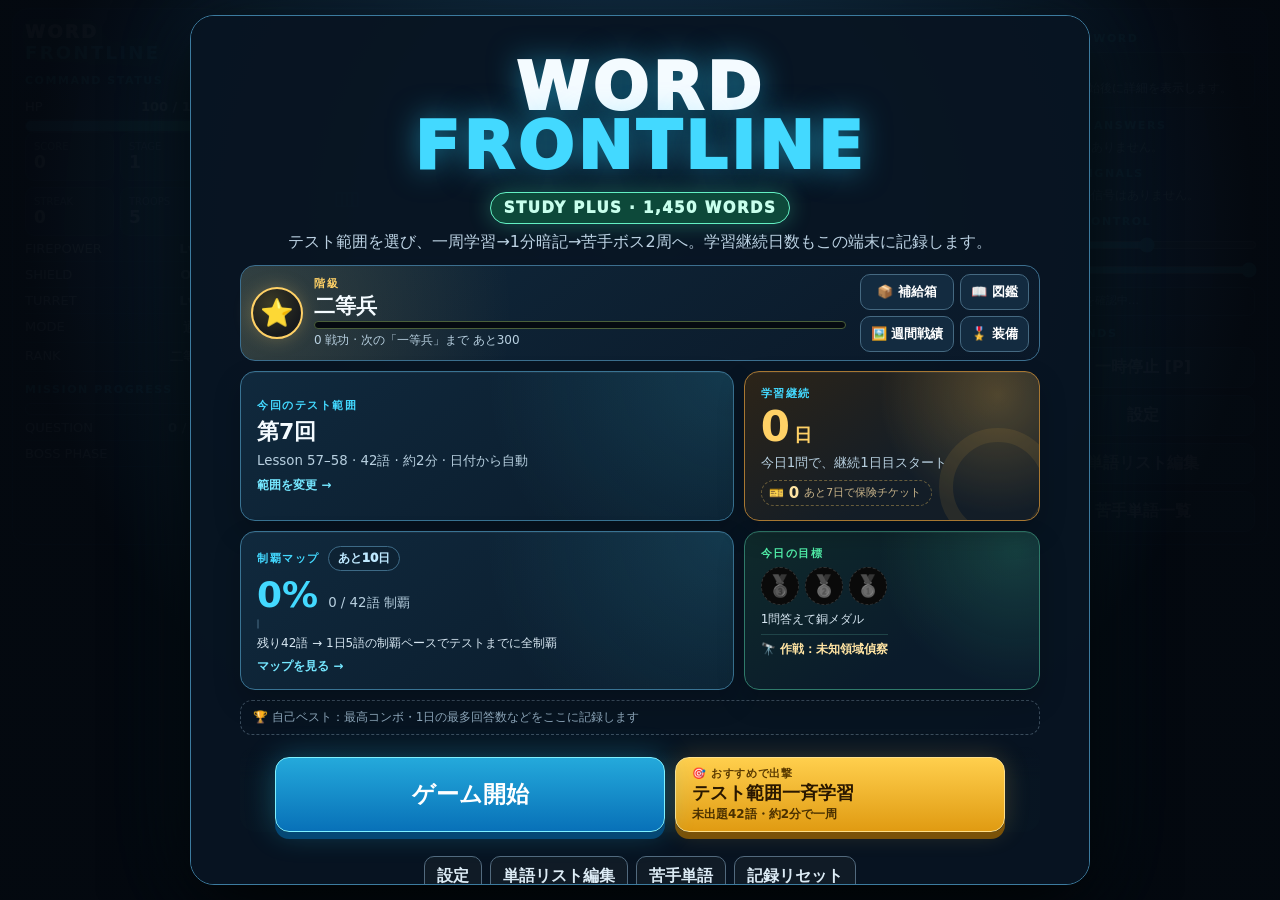
<file: study-plus/word-frontline-study-plus.html>
<!doctype html>
<html lang="ja">
<head>
  <meta charset="utf-8">
  <meta name="viewport" content="width=device-width,initial-scale=1,viewport-fit=cover">
  <meta name="theme-color" content="#07111f">
  <title>WORD FRONTLINE STUDY PLUS — テスト範囲・継続日数・リスニング</title>
  <style>
    :root{--bg:#050b14;--panel:#0c1929;--panel2:#10243a;--line:#2d5472;--cyan:#43d9ff;--blue:#2388ff;--blue2:#1464d8;--green:#50eea8;--red:#ff4d58;--orange:#ff9b42;--yellow:#ffe268;--text:#f4fbff;--muted:#9bb5ca;--shadow:0 14px 38px #0009;--choices-height:96px;color-scheme:dark;font-family:Inter,"Noto Sans JP","Yu Gothic UI",Meiryo,system-ui,sans-serif}
    *{box-sizing:border-box}html,body{height:100%;margin:0;overflow:hidden;background:radial-gradient(circle at 50% -15%,#163856 0,#07111f 43%,#03070d 100%);color:var(--text)}button,input,textarea,select{font:inherit}button{touch-action:manipulation}.hidden{display:none!important}.sr-only{position:absolute;width:1px;height:1px;overflow:hidden;clip:rect(0 0 0 0)}
    button:focus-visible,input:focus-visible,textarea:focus-visible,select:focus-visible{outline:3px solid var(--yellow);outline-offset:2px}.app{height:100vh;height:100svh;max-width:1360px;margin:auto;padding:max(8px,env(safe-area-inset-top)) 12px max(16px,env(safe-area-inset-bottom));display:grid;grid-template-rows:auto minmax(0,1fr) var(--choices-height);gap:10px;position:relative;overflow:hidden}
    .topbar{display:none;grid-template-columns:repeat(5,1fr) auto;gap:5px;align-items:center}.topstat{min-width:0;text-align:center;padding:6px 3px;border:1px solid #2e526c;background:#0a1825e8;border-radius:9px}.topstat span{display:block;color:var(--muted);font-size:10px;font-weight:800;letter-spacing:.06em}.topstat strong{font-size:clamp(13px,3.2vw,18px);white-space:nowrap}.icon-btn{border:1px solid #44708e;background:#132a40;color:#fff;border-radius:10px;min-width:44px;min-height:44px;cursor:pointer;font-weight:900}.icon-btn:hover{background:#1a3a59}
    .game-grid{min-height:0;display:grid;grid-template-columns:210px minmax(460px,1fr) 250px;gap:10px}.side{min-height:0;border:1px solid #27445b;border-radius:16px;background:linear-gradient(180deg,#0d1d2eea,#08131fed);box-shadow:var(--shadow);padding:12px;overflow:auto;scrollbar-width:thin}.brand{font-size:18px;font-weight:1000;letter-spacing:.13em;color:#fff;text-shadow:0 0 18px #39d9ff99;margin-bottom:10px}.brand b{color:var(--cyan)}
    .panel-title{font-size:11px;color:var(--cyan);font-weight:900;letter-spacing:.14em;margin:11px 0 7px}.meter{height:12px;border-radius:999px;background:#02060a;border:1px solid #33526b;overflow:hidden}.meter>i{display:block;height:100%;width:100%;background:linear-gradient(90deg,#32c8ff,#4eefa6);transition:width .3s}.meter.red>i{background:linear-gradient(90deg,#ffb342,#ff4654)}.kv{display:flex;justify-content:space-between;gap:8px;padding:5px 0;border-bottom:1px solid #21364a;font-size:13px}.kv strong{color:#fff}.status-cards{display:grid;grid-template-columns:1fr 1fr;gap:6px}.mini-card{padding:8px;border-radius:9px;background:#13253a;border:1px solid #2b4b64}.mini-card span{display:block;color:var(--muted);font-size:10px}.mini-card strong{font-size:17px}
    .battle-shell{position:relative;min-height:0;border:1px solid #35546b;border-radius:18px;overflow:hidden;background:#08111d;box-shadow:0 0 0 1px #0cc8ff20,0 20px 55px #000b;isolation:isolate}.battle-shell::before{content:"";position:absolute;inset:0;background:linear-gradient(#53dfff0d 1px,transparent 1px),linear-gradient(90deg,#53dfff09 1px,transparent 1px);background-size:30px 30px;pointer-events:none;z-index:1}.battle-shell canvas{display:block;width:100%;height:100%}.vignette{position:absolute;inset:0;box-shadow:inset 0 0 65px #000b;pointer-events:none;z-index:3}.question-card{position:absolute;z-index:8;left:50%;top:7%;transform:translateX(-50%);width:min(76%,460px);padding:8px 14px 10px;text-align:center;border:1px solid #5db7daaa;border-radius:14px;background:linear-gradient(180deg,#102a3eea,#07121de8);box-shadow:0 7px 28px #0008,0 0 20px #2bc7ff26;backdrop-filter:blur(5px)}.wave-label{font-size:10px;letter-spacing:.2em;color:#85dfff;font-weight:900}.question-word{font-size:clamp(29px,4.8vw,49px);line-height:1.04;font-weight:1000;letter-spacing:.02em;overflow-wrap:anywhere;text-shadow:0 0 17px #54d9ff72}.question-cue{font-size:clamp(12px,1.5vw,16px);color:#d7edff;margin-top:4px;white-space:nowrap;overflow:hidden;text-overflow:ellipsis}.question-pos{display:inline-block;margin-top:4px;padding:2px 9px;border-radius:999px;color:#bfeeff;border:1px solid #3e7798;font-weight:800}.speak-btn{margin-left:7px;border:1px solid #61d9ff;background:#0b4264;color:#fff;border-radius:999px;width:35px;height:35px;cursor:pointer;font-weight:900}.audio-mode .speak-btn{animation:pulseGlow 1.3s infinite;transform:scale(1.12)}
    .battle-hud{position:absolute;z-index:7;top:8px;left:9px;right:9px;display:flex;justify-content:space-between;pointer-events:none}.pill{padding:4px 9px;border:1px solid #55748c;border-radius:999px;background:#06101bcc;font-weight:900;font-size:11px}.timer-pill{min-width:86px;text-align:center}.timer-pill.danger{border-color:var(--red);color:#fff;background:#7c1525;animation:pulse .45s infinite}.boss-bar{position:absolute;z-index:8;left:13%;right:13%;top:27%;text-align:center}.boss-bar .meter{height:16px;border-color:#ff7e55}.boss-bar label{font-size:11px;font-weight:1000;letter-spacing:.15em;color:#ffb27d}
    .feedback{position:absolute;z-index:12;left:50%;top:48%;transform:translate(-50%,-50%);text-align:center;pointer-events:none;font-size:clamp(27px,5vw,56px);font-weight:1000;letter-spacing:.08em;text-shadow:0 4px 0 #000,0 0 24px currentColor;opacity:0}.feedback.show{animation:feedbackPop 1.45s ease both}.feedback small{display:block;font-size:.31em;letter-spacing:.06em;margin-top:4px;color:#fff}.announcement{position:absolute;z-index:11;left:50%;top:37%;transform:translate(-50%,-50%);padding:8px 19px;border:1px solid currentColor;background:#07121de8;clip-path:polygon(8% 0,92% 0,100% 50%,92% 100%,8% 100%,0 50%);font-weight:1000;letter-spacing:.15em;color:var(--cyan);opacity:0;white-space:nowrap;pointer-events:none}.announcement.show{animation:announce 1.5s ease both}.flash{position:absolute;z-index:20;inset:0;background:#ff213b55;opacity:0;pointer-events:none}.flash.on{animation:flash .5s ease}.storage-banner{position:absolute;z-index:40;left:50%;bottom:8px;transform:translateX(-50%);background:#6a3b06;color:#fff3c6;padding:7px 12px;border:1px solid #ffbd4e;border-radius:8px;font-size:12px}
    .choices{height:var(--choices-height);min-height:0;max-height:var(--choices-height);display:grid;grid-template-columns:repeat(4,1fr);grid-template-rows:minmax(0,1fr);grid-auto-rows:minmax(0,1fr);gap:9px;padding-bottom:3px;min-width:0;overflow:hidden}.choice{position:relative;height:100%;min-height:0;max-height:100%;padding:10px 12px 10px 48px;border:1px solid #46677f;border-radius:14px;background:linear-gradient(180deg,#132c43,#0c1c2d);color:#fff;cursor:pointer;font-size:clamp(18px,1.7vw,24px);font-weight:850;line-height:1.25;text-align:left;box-shadow:0 4px 0 #06101a,0 7px 16px #0005;overflow:hidden}.choice-text{display:block;overflow-wrap:anywhere}.choice:hover:not(:disabled){transform:translateY(-2px);border-color:var(--cyan);background:#163955}.choice:active:not(:disabled){transform:translateY(2px);box-shadow:0 2px 0 #06101a}.choice:disabled{cursor:default}.choice .letter{position:absolute;left:9px;top:50%;transform:translateY(-50%);display:grid;place-items:center;width:31px;height:42px;border-radius:8px;background:#264b68;border:1px solid #5d8baa;color:#dff7ff;font-size:21px;font-weight:1000}.choice.correct{border-color:var(--green);background:#0e4b3e}.choice.correct::after{content:"✓ 正解";position:absolute;right:7px;top:4px;color:#aaffd9;font-size:10px}.choice.wrong{border-color:var(--red);background:#5a1721}.choice.wrong::after{content:"× 不正解";position:absolute;right:7px;top:4px;color:#ffd0d0;font-size:10px}
    .history{display:grid;gap:5px}.history-item{font-size:11px;padding:6px;border-left:3px solid #4bc7ff;background:#101f2f;border-radius:4px;display:grid;grid-template-columns:1fr auto;gap:5px}.history-item.bad{border-color:var(--red)}.history-item span{overflow:hidden;text-overflow:ellipsis;white-space:nowrap}.weak-mini{font-size:12px;color:#d7e7f2}.detail-box{padding:8px;border:1px solid #2a4a63;border-radius:8px;background:#07111b;min-height:56px;font-size:12px;line-height:1.5;overflow-wrap:anywhere}.control-stack{display:grid;gap:7px}.small-btn,.primary-btn,.danger-btn,.ghost-btn{border-radius:10px;padding:9px 12px;cursor:pointer;font-weight:900}.small-btn{border:1px solid #456981;background:#132b40;color:#fff}.small-btn:hover{background:#1a3c59}.primary-btn{border:1px solid #70e3ff;background:linear-gradient(180deg,#168bc5,#0c5c9d);color:#fff;box-shadow:0 5px 0 #073c67}.danger-btn{border:1px solid #ff7b7b;background:#7f1f2a;color:#fff}.ghost-btn{border:1px solid #526a7e;background:#101b26;color:#dcebf5}.inline-controls{display:grid;grid-template-columns:auto 1fr;gap:5px 8px;align-items:center;font-size:11px;color:var(--muted)}.voice-status{margin-top:7px;padding:6px 8px;border:1px solid #35566e;border-radius:7px;background:#07131f;color:#b9d4e7;font-size:11px;line-height:1.35;overflow-wrap:anywhere}.voice-status.ok{border-color:#2e8f74;color:#8fffd0}.voice-status.error{border-color:#a5444e;color:#ffc2c7}.voice-picker{display:grid;grid-template-columns:minmax(0,1fr) auto;gap:7px}.voice-picker .small-btn{white-space:nowrap}input[type=range]{width:100%;accent-color:var(--cyan)}
    .screen{position:fixed;z-index:100;inset:0;background:radial-gradient(circle at 50% 25%,#183854f2,#040910fa 66%);display:grid;place-items:center;padding:16px max(12px,env(safe-area-inset-right))}.start-card{width:min(900px,100%);max-height:calc(100dvh - 30px);overflow:auto;text-align:center;padding:clamp(18px,4vw,42px);border:1px solid #3c7b9f;border-radius:24px;background:#081522f2;box-shadow:0 25px 80px #000,0 0 90px #25bfff19}.logo{font-size:clamp(37px,8vw,82px);font-weight:1000;line-height:.9;letter-spacing:.055em;text-shadow:0 0 30px #2bd2ff80}.logo span{display:block;color:var(--cyan)}.boss-variant-badge{display:inline-block;margin-top:15px;padding:6px 13px;border:1px solid #ffad62;border-radius:999px;background:#5a1e18;color:#ffd08a;font-size:clamp(11px,1.6vw,15px);font-weight:1000;letter-spacing:.12em;box-shadow:0 0 22px #ff6b3d55}.tagline{margin:12px auto 16px;color:#bcd2e3;font-size:clamp(14px,2vw,19px)}.huge-btn{min-width:min(390px,100%);padding:15px 28px;border:1px solid #7ff1ff;border-radius:14px;background:linear-gradient(180deg,#24a9db,#0871b8);box-shadow:0 7px 0 #044875,0 0 30px #2dd3ff4c;color:#fff;font-size:23px;font-weight:1000;cursor:pointer}.start-actions{display:flex;flex-wrap:wrap;justify-content:center;gap:8px;margin-top:20px}.mode-grid{display:grid;grid-template-columns:repeat(2,1fr);gap:10px;margin:18px 0;text-align:left}.mode-card{min-height:105px;padding:13px;border:1px solid #365b76;border-radius:13px;background:#0e2235;color:#fff;cursor:pointer}.mode-card:hover,.mode-card.selected{border-color:var(--cyan);background:#153954;box-shadow:inset 0 0 0 2px #2bcfff4d}.mode-card strong{font-size:18px;display:block;margin-bottom:5px}.mode-card small{color:#a9c2d4;line-height:1.45}.mode-card.selected strong::after{content:" ✓";color:var(--green)}
    .modal-layer{position:fixed;z-index:150;inset:0;background:#02060bd9;display:grid;place-items:center;padding:15px}#weakLayer,#settingsLayer,#editorLayer,#resetLayer{z-index:180}#detailLayer{z-index:210}.modal{width:min(820px,100%);max-height:min(90dvh,850px);overflow:auto;border:1px solid #426e8b;border-radius:18px;background:#0b1928;box-shadow:0 25px 80px #000;padding:20px}.modal.wide{width:min(1050px,100%)}.modal h2{margin:0 0 14px;color:#fff}.modal h3{color:var(--cyan);font-size:14px;letter-spacing:.08em}.modal-actions{position:sticky;bottom:-20px;display:flex;justify-content:flex-end;gap:8px;padding:13px 0 0;background:linear-gradient(transparent,#0b1928 25%);flex-wrap:wrap}.form-row{display:grid;grid-template-columns:160px 1fr;gap:10px;align-items:center;margin:9px 0}.form-row label{font-weight:800}.form-row select,.form-row input[type=number]{width:100%;padding:8px;background:#07111b;border:1px solid #43627a;border-radius:7px;color:#fff}.toggle{display:flex;align-items:center;gap:8px}.toggle input{width:21px;height:21px;accent-color:var(--cyan)}textarea{width:100%;min-height:210px;resize:vertical;padding:11px;background:#040b12;color:#eaffff;border:1px solid #41637d;border-radius:9px;font-family:ui-monospace,Consolas,monospace;font-size:13px}.preview{max-height:210px;overflow:auto;border:1px solid #2e4f67;background:#07111b;padding:8px;border-radius:8px}.preview-row{display:grid;grid-template-columns:110px 55px 1fr;gap:8px;padding:5px;border-bottom:1px solid #1f3547;font-size:12px}.error-list{color:#ffb6b6;white-space:pre-wrap}.result-hero{text-align:center;padding:10px}.result-hero .grade{font-size:clamp(45px,9vw,80px);font-weight:1000;color:var(--green)}.result-grid{display:grid;grid-template-columns:repeat(4,1fr);gap:8px}.result-card{padding:10px;border:1px solid #2e516b;border-radius:10px;background:#102338;text-align:center}.result-card span{display:block;color:var(--muted);font-size:11px}.result-card strong{font-size:22px}.table-wrap{overflow:auto;border:1px solid #29465c;border-radius:9px}table{width:100%;border-collapse:collapse;min-width:760px;font-size:12px}th,td{padding:8px;border-bottom:1px solid #20394e;text-align:left;vertical-align:top}th{position:sticky;top:0;background:#132b40;color:#bceaff;z-index:1}td.long{min-width:230px;max-width:370px}.tabs{display:flex;gap:5px;margin-bottom:10px}.tab{border:1px solid #3b5f78;background:#0b1d2e;color:#bcd0df;border-radius:8px;padding:8px 12px;cursor:pointer}.tab.active{background:#176293;color:#fff;border-color:#5bdcff}
    .paused-title{text-align:center;font-size:clamp(40px,9vw,75px);font-weight:1000;letter-spacing:.12em;color:var(--yellow)}.shake{animation:shake .35s linear}.reduced-motion *,.reduced-motion *::before,.reduced-motion *::after{animation-duration:.001ms!important;animation-iteration-count:1!important;transition-duration:.001ms!important;scroll-behavior:auto!important}
    @keyframes pulse{50%{opacity:.55}}@keyframes pulseGlow{50%{box-shadow:0 0 22px #48dfff;filter:brightness(1.3)}}@keyframes feedbackPop{0%{opacity:0;transform:translate(-50%,-50%) scale(.65)}15%,70%{opacity:1;transform:translate(-50%,-50%) scale(1)}100%{opacity:0;transform:translate(-50%,-62%) scale(1.08)}}@keyframes announce{0%{opacity:0;transform:translate(-50%,-35%) scaleX(.45)}15%,70%{opacity:1;transform:translate(-50%,-50%) scaleX(1)}100%{opacity:0;transform:translate(-50%,-65%)}}@keyframes flash{0%,100%{opacity:0}15%,55%{opacity:1}}@keyframes shake{0%,100%{transform:translate(0)}20%{transform:translate(-7px,3px)}40%{transform:translate(6px,-3px)}60%{transform:translate(-4px,-1px)}80%{transform:translate(4px,2px)}}
    @media(max-width:999px){.app{--choices-height:148px;padding:6px 8px max(12px,env(safe-area-inset-bottom));gap:7px}.topbar{display:grid}.game-grid{display:block}.side{display:none}.battle-shell{height:100%}.choices{grid-template-columns:1fr 1fr;grid-template-rows:repeat(2,minmax(0,1fr));gap:8px}.choice{min-height:0;font-size:clamp(18px,2.8vw,23px)}.question-card{top:6%;width:min(78%,500px)}.battle-hud{top:auto;bottom:8px}}
    @media(max-width:699px){.app{grid-template-rows:auto minmax(0,1fr) var(--choices-height)}.battle-shell{border-radius:12px}.question-card{top:5%;padding:6px 10px;width:84%}.question-word{font-size:clamp(32px,9vw,44px)}.question-cue{max-height:20px}.boss-bar{top:28%;left:8%;right:8%}.choices{gap:7px}.choice{min-height:0;padding:7px 8px 7px 43px;font-size:clamp(18px,5vw,22px);line-height:1.18;border-radius:11px}.choice .letter{left:7px;width:28px;height:37px}.feedback{top:55%}.announcement{top:43%;font-size:13px}.mode-grid{grid-template-columns:1fr}.result-grid{grid-template-columns:1fr 1fr}.form-row{grid-template-columns:1fr;gap:4px}.modal{padding:15px}.logo{font-size:45px}}
    @media(max-width:380px){.app{--choices-height:220px;grid-template-rows:auto minmax(0,1fr) var(--choices-height)}.choices{grid-template-columns:1fr;grid-template-rows:repeat(4,minmax(0,1fr));gap:4px}.choice{min-height:0;font-size:17px}.topstat:nth-child(4){display:none}.topbar{grid-template-columns:repeat(4,1fr) auto}.question-word{font-size:31px}.question-card{width:90%}}
    @media(max-height:700px){.app{gap:5px;padding-top:5px}.question-card{padding-top:5px;padding-bottom:5px}.panel-title{margin:6px 0 4px}.side{padding:8px}.kv{padding:3px 0}}
    @media(max-height:700px) and (min-width:1000px){.app{--choices-height:70px}.choice{font-size:18px}}
    @media(max-height:700px) and (min-width:381px) and (max-width:999px){.app{--choices-height:122px}.choice{font-size:17px}}
    @media(max-width:380px) and (max-height:700px){.app{--choices-height:188px;grid-template-rows:auto minmax(0,1fr) var(--choices-height)}.choices{gap:3px}.choice{min-height:0;font-size:16px;padding-top:5px;padding-bottom:5px}}
    @media(max-height:600px) and (min-width:700px){.game-grid{grid-template-columns:185px minmax(420px,1fr) 215px}.choice{min-height:0;font-size:17px}.question-card{top:4%}.question-word{font-size:31px}.app{grid-template-rows:auto minmax(0,1fr) var(--choices-height)}.side{font-size:11px}.brand{font-size:14px}}
    @media(max-height:600px) and (min-width:1000px){.app{--choices-height:62px}}
    @media(max-height:600px) and (min-width:700px) and (max-width:999px){.app{--choices-height:108px}}
    @media(prefers-reduced-motion:reduce){*{animation-duration:.001ms!important;animation-iteration-count:1!important;transition-duration:.001ms!important}}
  </style>
  <link rel="stylesheet" href="word-frontline-v2.css?v=3.2.1">
  <link rel="stylesheet" href="word-frontline-plus.css?v=4.2.0">
  <link rel="stylesheet" href="study-motivation.css?v=1.1.0">
  <link rel="stylesheet" href="study-boost.css?v=1.0.0">
</head>
<body>
  <!-- Gameplay HUD: semantic controls stay in HTML while the battlefield is Canvas 2D. -->
  <main id="app" class="app">
    <header class="topbar" aria-label="戦況">
      <div class="topstat"><span>HP</span><strong id="mHp">100</strong></div><div class="topstat"><span>STAGE</span><strong id="mStage">1-0</strong></div><div class="topstat"><span>SCORE</span><strong id="mScore">0</strong></div><div class="topstat"><span>STREAK</span><strong id="mStreak">0</strong></div><div class="topstat"><span>TROOPS</span><strong id="mTroops">5</strong></div><button id="mobilePause" class="icon-btn" aria-label="一時停止">Ⅱ</button>
    </header>
    <section class="game-grid">
      <aside class="side" aria-label="部隊ステータス">
        <div class="brand">WORD <b>FRONTLINE</b></div><div class="panel-title">COMMAND STATUS</div>
        <div class="kv"><span>HP</span><strong id="hudHp">100 / 100</strong></div><div class="meter"><i id="hpFill"></i></div>
        <div class="status-cards"><div class="mini-card"><span>SCORE</span><strong id="hudScore">0</strong></div><div class="mini-card"><span>STAGE</span><strong id="hudStage">1</strong></div><div class="mini-card"><span>STREAK</span><strong id="hudStreak">0</strong></div><div class="mini-card"><span>TROOPS</span><strong id="hudTroops">5</strong></div></div>
        <div class="kv"><span>FIREPOWER</span><strong id="hudFire">Lv.1</strong></div><div class="kv"><span>SHIELD</span><strong id="hudShield">OFF</strong></div><div class="kv"><span>TURRET</span><strong id="hudTurret">Lv.0</strong></div><div class="kv"><span>MODE</span><strong id="hudMode">通常</strong></div><div id="coverageRow" class="kv hidden"><span>TEST RANGE</span><strong id="hudCoverage">—</strong></div><div class="panel-title">MISSION PROGRESS</div><div class="meter"><i id="stageFill"></i></div><div class="kv"><span>QUESTION</span><strong id="hudSlot">0 / 10</strong></div><div class="kv"><span>BOSS PHASE</span><strong id="hudBoss">—</strong></div>
      </aside>
      <section id="battleShell" class="battle-shell" aria-label="戦闘フィールド">
        <canvas id="battleCanvas"></canvas><div class="vignette"></div><div id="redFlash" class="flash"></div>
        <div class="battle-hud"><span id="waveType" class="pill">READY</span><span id="timerPill" class="pill timer-pill">TIME --</span></div>
        <article id="questionCard" class="question-card hidden"><div id="waveLabel" class="wave-label">ENEMY WAVE</div><div><span id="questionWord" class="question-word">ready</span><button id="speakButton" class="speak-btn" aria-label="英単語の音声を再生">▶</button></div><div id="questionCue" class="question-cue hidden"></div><div id="questionPos" class="question-pos">[語]</div></article>
        <div id="bossBar" class="boss-bar hidden"><label id="bossLabel">BOSS PHASE 1</label><div class="meter red"><i id="bossFill"></i></div></div><div id="feedback" class="feedback" aria-live="assertive"></div><div id="announcement" class="announcement" aria-live="polite"></div>
      </section>
      <aside class="side" aria-label="学習情報と操作">
        <div class="panel-title">TARGET WORD</div><div class="detail-box"><strong id="sideWord">—</strong> <span id="sidePos"></span><div id="answerDetail">ゲーム開始後に詳細を表示します。</div></div><div class="panel-title">RECENT ANSWERS</div><div id="history" class="history"><div class="weak-mini">まだ回答はありません。</div></div><div class="panel-title">WEAK SIGNALS</div><div id="weakMini" class="weak-mini">学習データを解析中…</div><div class="panel-title">VOICE CONTROL</div><div class="inline-controls"><label for="quickRate">速度</label><input id="quickRate" type="range" min="0.6" max="1.3" step="0.1"><label for="quickVolume">音量</label><input id="quickVolume" type="range" min="0" max="1" step="0.1"></div><div id="voiceStatus" class="voice-status" aria-live="polite">英語音声を確認中…</div><div class="panel-title">COMMANDS</div><div class="control-stack"><button id="pauseButton" class="small-btn">一時停止 [P]</button><button id="settingsButton" class="small-btn">設定</button><button id="editorButton" class="small-btn">単語リスト編集</button><button id="weakButton" class="small-btn">苦手単語一覧</button></div>
      </aside>
    </section>
    <section id="choices" class="choices" aria-label="日本語の選択肢"></section>
    <div id="storageBanner" class="storage-banner hidden">この環境では進捗を永続保存できません</div>
  </main>

  <section id="startScreen" class="screen"><div class="start-card"><div class="logo">WORD <span>FRONTLINE</span></div><div class="boss-variant-badge">RANDOM HARD BOSS EDITION</div><p class="tagline">ボス3フェーズはすべて別の難単語。全単語を一巡するテスト範囲モードも搭載。</p><button id="toModesButton" class="huge-btn">ゲーム開始</button><div class="start-actions"><button id="startSettings" class="ghost-btn">設定</button><button id="startEditor" class="ghost-btn">単語リスト編集</button><button id="startWeak" class="ghost-btn">苦手単語</button><button id="startReset" class="ghost-btn">記録リセット</button></div><p class="weak-mini">操作: 1–4 回答 / Space 音声 / P 一時停止</p><div id="startVoiceStatus" class="voice-status" aria-live="polite">英語音声を確認中…</div></div></section>
  <section id="modeScreen" class="screen hidden"><div class="start-card"><h1>作戦モード選択</h1><div id="modeGrid" class="mode-grid"></div><button id="deployButton" class="huge-btn">このモードで出撃</button><div class="start-actions"><button id="backStartButton" class="ghost-btn">戻る</button></div></div></section>

  <div id="pauseLayer" class="modal-layer hidden" role="dialog" aria-modal="true" aria-labelledby="pauseTitle"><div class="modal"><div id="pauseTitle" class="paused-title">PAUSED</div><p style="text-align:center">戦場とタイマーは停止しています。</p><div class="modal-actions" style="justify-content:center"><button id="resumeButton" class="primary-btn">戦闘に戻る [P]</button><button id="pauseSettings" class="small-btn">設定</button><button id="quitButton" class="danger-btn">スタートへ戻る</button></div></div></div>
  <div id="settingsLayer" class="modal-layer hidden" role="dialog" aria-modal="true" aria-labelledby="settingsTitle"><div class="modal"><h2 id="settingsTitle">設定</h2><div id="settingsContent"></div><div class="modal-actions"><button id="settingsClose" class="primary-btn">適用して閉じる</button></div></div></div>
  <div id="editorLayer" class="modal-layer hidden" role="dialog" aria-modal="true" aria-labelledby="editorTitle"><div class="modal wide"><h2 id="editorTitle">単語リスト編集・インポート</h2><p class="weak-mini">TSV（推奨）またはCSVを貼り付けます。拡張形式にも対応します。</p><textarea id="importText" spellcheck="false" aria-label="インポートする単語データ"></textarea><div class="start-actions"><button id="previewImport" class="small-btn">プレビュー</button><button id="applyImport" class="primary-btn" disabled>読み込む</button><button id="restoreWords" class="danger-btn">初期単語へ戻す</button></div><h3>プレビュー <span id="previewCount"></span></h3><div id="importPreview" class="preview">データを貼り付けて「プレビュー」を押してください。</div><div id="importErrors" class="error-list"></div><div class="modal-actions"><button id="editorClose" class="ghost-btn">閉じる</button></div></div></div>
  <div id="weakLayer" class="modal-layer hidden" role="dialog" aria-modal="true" aria-labelledby="weakTitle"><div class="modal wide"><h2 id="weakTitle">苦手単語一覧</h2><div class="table-wrap"><table><thead><tr><th>英単語</th><th>品詞・意味</th><th>成績</th><th>習熟度</th><th>反応</th><th>最終ミス</th><th>操作</th></tr></thead><tbody id="weakTable"></tbody></table></div><div class="modal-actions"><button id="exportCsv" class="small-btn">CSV出力</button><button id="weakClose" class="primary-btn">閉じる</button></div></div></div>
  <div id="detailLayer" class="modal-layer hidden" role="dialog" aria-modal="true" aria-labelledby="detailTitle"><div class="modal"><h2 id="detailTitle">単語詳細</h2><div id="detailContent" class="detail-box"></div><div class="modal-actions"><button id="detailSpeak" class="small-btn">▶ 音声</button><button id="detailClose" class="primary-btn">閉じる</button></div></div></div>
  <div id="resultLayer" class="modal-layer hidden" role="dialog" aria-modal="true" aria-labelledby="resultTitle"><div class="modal wide"><h2 id="resultTitle">STAGE RESULT</h2><div class="tabs" role="tablist" aria-label="結果表示"><button class="tab active" role="tab" aria-selected="true" data-result-tab="stage">ステージ結果</button><button class="tab" role="tab" aria-selected="false" data-result-tab="learning">学習結果</button></div><div id="resultContent"></div><div class="modal-actions"><button id="resultWeak" class="small-btn">苦手単語一覧</button><button id="nextStage" class="primary-btn">次のステージ [Enter]</button><button id="resultHome" class="ghost-btn">スタートへ</button></div></div></div>
  <div id="resetLayer" class="modal-layer hidden" role="dialog" aria-modal="true" aria-labelledby="resetTitle"><div class="modal"><h2 id="resetTitle">学習記録をリセット</h2><p>単語ごとの成績、スコア、ステージ、部隊強化を初期化します。インポートした単語リストは保持できます。</p><label class="toggle"><input id="keepImported" type="checkbox" checked> インポートした単語リストを保持する</label><div class="modal-actions"><button id="confirmReset" class="danger-btn">リセット実行</button><button id="cancelReset" class="ghost-btn">キャンセル</button></div></div></div>

  <script>
  'use strict';
  // Teacher-editable built-in vocabulary. The first column is English; the second preserves the full meaning.
  const WORDS_TSV = String.raw`english	fullMeaning
sure	形：確信して；確かな／副：（依頼や質問の返事で）もちろん
story	名：物語；話
legend	名：伝説；伝承文学
war	名：戦争
light	名：光；明かり；（the ～）日光／形：明るい；軽い；ささいな／副：軽く
shine	自：輝く／他：を照らす／名：光（活用：shine - shone - shone）
dark	形：暗い／名：（the ～）暗やみ
army	名：軍隊；陸軍
military	形：軍隊（軍人）の／名：（the ～）軍隊
weapon	名：武器
sign	名：標識；徴候；合図／他・自：署名する；合図する
mark	名：記号；印；点数／他：に印をつける
heaven	名：天国；（the ～s）天
wood	名：木材；（しばしば～s）森
cover	他：を覆う；（範囲・問題など）にわたる［を含む］／名：覆うもの
hide	他：を隠す／自：隠れる（活用：hide - hid - hidden）
silk	名：絹
later	副：あとで／形：もっと遅い
learn	他・自：学ぶ；知る；を身につける（活用：learn - learned［learnt］- learned［learnt］）
master	名：主人；名人／他：を支配する；を習得する
paper	名：紙；新聞；（～s）書類；論文
sheet	名：1枚の紙；シーツ
document	他：を記録する／名：文書；記録
vegetable	名：野菜
battle	名：戦闘／自・他：戦う
fight	名：けんか；（競技などの）戦い／他・自：戦う（活用：fight - fought - fought）
attack	名：攻撃；非難／他：を攻撃する；を非難する
shoot	自・他：撃つ（活用：shoot - shot - shot）
conflict	名：闘争；衝突／自：（～と）対立する（with）
defend	他・自：守る
invade	他：（国など）に侵入する；を侵害する
purpose	名：目的；効果（on purpose：わざと）
tie	他：を結ぶ／自：結べる；同点になる／名：ネクタイ；きずな；同点
hang	他：をつるす；を掛ける／自：ぶら下がる（活用：hang - hung - hung）
fly	自：飛ぶ；飛行機で行く／他：を飛ばす（活用：fly - flew - flown）
musical	形：音楽の；音楽的な／名：ミュージカル
enemy	名：敵（軍）
run	自：走る；（～に）立候補する（for）／他：を経営する
sound	名：音／自：～に思われる／他：を鳴らす；を知らせる／形：確かな；健全な
warning	名：警告
attention	名：注意；注目（pay attention to ～：～に注意を払う）
care	名：世話；注意；心配／自：（通例否定文・疑問文で）（～のことを）心配する（about）／他：（通例否定文・疑問文で）（どうか）気にする；（…したい）と思う（to do）（take care of ～：～の世話をする；～を大事にする）
careful	形：注意深い；（命令文で）気をつけて
carefully	副：注意深く
caution	名：用心；警告
angel	名：天使（のような人）
fun	名：楽しみ
shape	名：形；体形；状態
form	名：形（態）；（申込）用紙／他：を形作る
animal	名：動物
remember	他：を覚えている（that, …ing）；忘れずに～する（to do）；を思い出す／自：覚えている
memorize	自・他：記憶する
memory	名：記憶（力）；思い出
remind	他：（remind A of［about］B）AにBを思い出させる
forget	他：を（置き）忘れる；（…するのを／…したことを）忘れる（to do / …ing）／自：忘れる（活用：forget - forgot - forgotten）
event	名：出来事；行事
lightning	名：稲光；稲妻；雷
electricity	名：電気；電力
history	名：歴史（学）
continue	他：を続ける；…し続ける（to do, …ing）／自：続く
creature	名：（植物を除いた）生き物
species	名：（共通の特性を持った）種（類）※単複同形
mammal	名：哺乳動物
ceremony	名：（儀）式；礼儀
celebrate	他・自：（特別な日・事）を祝う
insect	名：昆虫
scent	名：香り；におい
fresh	形：新鮮な
weak	形：弱い
subtle	形：（違いなどが）微妙な
delicate	形：繊細な；精巧な
confuse	他：を当惑させる；を混同する
embarrass	他：を当惑させる
pollutant	名：汚染物質
meal	名：食事
indeed	副：実際は；本当に；実に
show	他：を示す；を見せる；を明らかにする／自：現れる／名：ショー（活用：show - showed - shown）
reveal	他：を明らかにする；を示す
expose	他：を露出する；をさらす；を暴露する
indicate	他：を示唆する；を指し示す
case	名：場合；症例；事実；患者；箱（in any case：いずれにせよ／in case of ～：～の場合は）
occasion	名：機会；（特別な）行事；場合（on occasion(s)：時々）
affair	名：問題；事態；用事；事件
effort	名：努力
plant	名：植物；工場／他：を植える
male	形：男性の；雄の／名：男性；雄
female	形：女性の；雌の／名：女性；雌
experience	名：経験／他：を経験する
suffer	自：（～に）苦しむ（from）；害を受ける／他：（苦痛・損害）を受ける
area	名：地域；面積；分野
state	名：状態；国家；州／他：を述べる
statement	名：陳述；声明
declare	他：を明言する；を宣言する
condition	名：状況；状態；条件；on (the) condition (that) ...（…という条件で）
situation	名：立場；状況
position	名：立場；状況；姿勢；位置
fact	名：事実；in fact（実際；実は）
problem	名：問題
trouble	名：困ること；問題（点）／他：を悩ませる／自：（否定文で）心配する；have trouble (in) ...ing（…するのに苦労する）
although	接：…にもかかわらず；…だが
ocean	名：（通例 the ～）大洋；海
taste	自：味がする／他：の味をみる／名：味；（～の）好み、趣味（for, in）
float	自：浮く；漂う／他：を浮かべる
stand	自：立っている；（補語・副詞句を伴って）（ある位置・状態に）ある／他：を我慢する；stand for ～（～を表す）；stand out（目立つ；突き出る）
bear	他：に耐える；を支える；（責任）を持つ；（子）を産む／名：クマ
endure	他：に耐える
bottom	名：底；下部
heavy	形：重い；激しい
hold	他：を持っている；を保つ；を催す／自：持ちこたえる
poverty	名：貧困
bully	他：をいじめる／名：いじめっ子
abuse	名：乱用；虐待／他：を乱用する；を虐待する
discrimination	名：差別；区別
prejudice	名：（～に対する）偏見；先入観（against）
continent	名：大陸
horizon	名：（通例 the ～）地［水］平線；範囲
mistake	名：（判断上の）誤り、間違い；勘違い；by mistake（間違って）
error	名：（基準から外れた）誤り
fault	名：誤り；欠陥；欠点；（落度などの）責任；find fault with ～（～のあらさがしをする）
expect	他：を予期する；を期待する；と思う
anticipate	他：を予想する
predict	他：を予言［予測］する
forecast	名：予報、予想／他：（天気）を予報する；を予想する
pain	名：痛み；苦しみ
prepare	他：の準備をする；に（～の／～する）覚悟をさせる（for / to do）／自：（～に対して）準備をする（for, against）
ready	形：準備（用意）ができた
terrible	形：恐ろしい；ひどい
awful	形：（光景などが）恐ろしい；ひどい
horrible	形：ぞっとするほど恐ろしい；実にひどい
cruel	形：残酷な；（物事が）つらい
frighten	他：を怖がらせる
painful	形：痛い；つらい；骨の折れる
keep	他：を保つ；（動物）を飼う／自：…し続ける（on ...ing）
maintain	他：を主張する（= insist）；を維持する
sustain	他：を持続させる；（人）を支える
understand	他・自：理解する
reason	名：理由；道理；理性
cause	他：を引き起こす／名：原因；根拠
logic	名：論理（学）；必然性
decrease	自：減少する／他：を減らす／名：減少
reduce	他：を減らす
diminish	自・他：減少する［させる］
lessen	他：を減らす／自：減る
fall	自：落ちる；降る；倒れる／名：落下；転倒；秋
drop	他：を落とす；をやめる／自：落ちる；立ち寄る／名：一滴；少量；減少
carrier	名：運送業者；運ぶ人；保菌者；通信会社
career	名：職業；経歴
live	自：住む；生きる／形：生きている
survive	自：生き残る／他：から生きのびる
group	名：グループ；集団
category	名：範疇；部類
classify	他：を分類する
possible	形：（事が）可能な；あり得る
impossible	形：不可能な
role	名：役割
weaken	他：を弱める
destroy	他：を破壊する
ruin	他：を破滅させる／名：破滅；廃墟；（～s）遺跡
spoil	他：を台なしにする；を甘やかす
smell	他：のにおいをかぐ／自：においを発する；においがわかる／名：におい
search	自：（～を）探す（for）／他：を探す／名：捜査；追求
leave	他・自：去る；残す；を…の状態（のまま）にしておく
depart	自：出発する／他：から出発する
hunt	自・他：狩る；探す／名：狩り；探索
organization	名：組織（化）；団体
association	名：連想；連合；協会
council	名：（地方自治体の）議会；会議
union	名：連合；組合
agency	名：代理（店）；（政府などの）機関
unit	名：1個；1人；（構成などの）単位
examine	他：を調べる；を検査（調査）する
investigate	他：（事件など）を調査する
affect	他：に影響する
model	名：模型；手本；モデル／他：の模型を作る；をモデル化する
response	名：反応；答え
various	形：多様な
air	名：空気；空中；空
data	名：（単複両扱い）情報；データ
emit	他：（光・ガスなど）を出す
gas	名：気体；ガス
freeze	自：凍る；動きを止める／他：を凍らせる
melt	自：溶ける；和らぐ／他：を溶かす
pleasant	形：心地よい；楽しい
please	他：を喜ばせる／自：好む／間：どうか；どうぞ
satisfy	他：を満たす；を満足させる
content	名：中身；内容；（～s）目次／形：満足して
molecule	名：分子
density	名：密度；密集；（霧などの）濃さ
dense	形：（人や物が）密集した；（霧などが）濃い
strong	形：（力）強い；丈夫な
intense	形：（熱などが）強烈な；（感情・行動などが）激しい
focus	自：（～に）集中する（on）／他：の焦点を（～に）合わせる（on）；を集中させる／名：焦点；重点
normally	副：標準的に；普通は
normal	形：標準の；正常な／名：標準
spend	他：を費やす；（～に／～するのに）を過ごす
waste	自・他：浪費する／名：浪費；荒れ地；廃棄物
clean	形：清潔な／他：をきれいにする；を掃除する
dirty	形：汚い
main	形：主要な
city	名：都市；市
citizen	名：市民
mayor	名：（しばしば the M-）市長；（自治体の）長
urban	形：都市（都会）の
suburb	名：（the ～s）郊外
happen	自：起こる
occur	自：起こる
phenomenon	名：現象
create	他：を創造する
creative	形：創造力のある
invent	他：を発明する
generate	他：を生み出す
compose	他：を構成する；を作曲する
certainly	副：確かに；（返答）もちろん
next	形：次の；隣の／副：次に
neighbor	名：近所の人
deal	自：（～を）扱う；（～と）取引する（with）／名：程度；量；取引
cope	自：（～を）うまく処理する（with）
treat	他：を扱う；を治療する；におごる／名：おごり；もてなし
handle	名：取っ手；つまみ／他：をうまく扱う；を操縦する
evolve	自・他：発展［進化］する［させる］
evolution	名：進化（論）；発展
innovation	名：革新
detect	他：を検出する；を見抜く
`;

  // Explicit states are the single gate for answer input, pausing, resolution, and modal safety.
  const GAME_STATE={START:'START',QUESTION_INTRO:'QUESTION_INTRO',ANSWERING:'ANSWERING',ANSWER_LOCKED:'ANSWER_LOCKED',RESOLVING:'RESOLVING',REWARD:'REWARD',BOSS_PHASE:'BOSS_PHASE',PAUSED:'PAUSED',STAGE_RESULT:'STAGE_RESULT',GAME_OVER:'GAME_OVER',SETTINGS:'SETTINGS'};
  const STORAGE_KEY='wordFrontline:study-plus:game:v1',DATA_SCHEMA_VERSION=1;
  const CONFUSABLE_WORD_GROUPS=[['mistake','error','fault'],['expect','anticipate','predict','forecast'],['decrease','reduce','diminish','lessen','fall','drop'],['maintain','sustain','keep'],['happen','occur'],['create','invent','generate','compose'],['terrible','awful','horrible','cruel'],['carrier','career'],['pleasant','please','satisfy','content'],['normal','normally'],['show','reveal','expose','indicate'],['stand','bear','endure'],['leave','depart'],['search','hunt'],['organization','association','council','union','agency'],['deal','cope','treat','handle']];
  const MEANING_SYNONYM_GROUPS=[['誤り','間違い','勘違い'],['起こる','発生する'],['減らす','減少させる','減る','減少する'],['維持する','保つ','持続させる'],['予測する','予想する','予期する','予言する'],['明らかにする','示す','指し示す','暴露する'],['耐える','我慢する','持ちこたえる'],['喜ばせる','満足させる','満たす']];
  // Built-in advanced words give a useful first boss before learning history exists; imported words are scored dynamically too.
  const CURATED_HARD_BOSS_WORDS=new Set(['anticipate','forecast','phenomenon','discrimination','prejudice','organization','association','innovation','evolution','evolve','pollutant','molecule','density','dense','subtle','delicate','embarrass','maintain','sustain','diminish','lessen','classify','investigate','detect','conflict','invade','survive','species','ceremony','continent','horizon','emit','intense','condition','declare','statement','experience','suffer','poverty','abuse','carrier','career','compose','generate','reveal','expose','indicate','endure','cope']);
  const MODES={normal:{name:'通常モード',short:'通常',desc:'未出題と苦手を優先。標準タイマー、ボスあり。',time:1,enemy:1},weak:{name:'苦手克服モード',short:'苦手',desc:'ミスの多いsenseを集中攻略。未習熟で補完。',time:1.08,enemy:1.08},random:{name:'ランダム復習モード',short:'復習',desc:'全senseから広く出題。学習重みも維持。',time:1,enemy:1},audio:{name:'音声強化モード',short:'音声',desc:'自動発音と大きな再生ボタンで耳から強化。',time:1.05,enemy:1},coverage:{name:'テスト範囲一斉学習モード',short:'全範囲',desc:'登録済みの全senseを重複なしで一巡。完走後は並びを変えて次の周回へ。',time:1.08,enemy:.96}};
  const REWARDS=[{text:'+1',troops:1,fire:0},{text:'+3',troops:3,fire:0},{text:'+5',troops:5,fire:0},{text:'×2',troops:0,fire:1}];
  const $=s=>document.querySelector(s),$$=s=>[...document.querySelectorAll(s)];
  let wordData=[],senseList=[],voices=[],storageAvailable=true,memorySave=null,save=null,state=GAME_STATE.START,previousState=GAME_STATE.START;
  let speechRequestToken=0,pendingSpeech=null,lastEnglishVoiceUri='',voiceFailureNotified=false;
  let canvas,ctx,canvasW=0,canvasH=0,dpr=1,lastFrame=performance.now(),animationId=0,resizeCanvasFrame=0,autoPaused=false,modalReturnState=null,pausedFromState=GAME_STATE.START,modalOpener=null;
  let currentSense=null,currentChoices=[],currentCorrectIndex=-1,questionStartedAt=0,timerRemaining=0,questionTimeLimit=12,answerSerial=0,currentAnswerSerial=-1;
  let stage=1,stageSlot=0,bossPhase=0,bossSense=null,bossPhaseSenseIds=[],bossPhaseEnglish=[],coverageBossReserveIds=[],lastBossSenseId='',stageStats=null,history=[],recentEnglish=[],recentSenseIds=[],answerPositionCounts=[0,0,0,0],resolveTasks=[];
  let battle={time:0,squadX:.5,targetX:.5,enemies:[],bullets:[],particles:[],damages:[],waveHp:100,waveMaxHp:100,enemyAdvance:0,gateResult:null,reward:null,volleyUntil:0,laserUntil:0,shake:0,redFlash:0};
  let pendingImport=null,detailSense=null,lastResultTab='stage',playerHp=100,currentStreak=0;

  function defaultStats(){return{shownCount:0,correctCount:0,incorrectCount:0,currentCorrectStreak:0,bestCorrectStreak:0,lastWasIncorrect:false,averageReactionTime:0,totalReactionTime:0,difficultyScore:0,masteryLevel:0,lastShownAt:0,lastIncorrectAt:0,scheduledReviewIn:0};}
  function createDefaultSave(){return{schemaVersion:DATA_SCHEMA_VERSION,progress:{},wordProgress:{},totalScore:0,reachedStage:1,maxStreak:0,selectedMode:'normal',importedWords:null,voice:{enabled:true,autoPlay:true,rate:.9,volume:1,pitch:1,voiceURI:''},settings:{reducedMotion:matchMedia('(prefers-reduced-motion: reduce)').matches,enemySpeed:1},squad:{troops:5,firepower:1,shield:0,turret:0},lastBossSenseId:'',lastBossEnglish:'',bossHistory:[],coverageQueue:[],coverageCycle:0,coverageSignature:'',coverageActiveSenseId:''};}
  function migrateSaveData(raw){const base=createDefaultSave();if(!raw||typeof raw!=='object')return base;const num=(v,f,min=0,max=Number.MAX_SAFE_INTEGER)=>Number.isFinite(Number(v))?Math.min(max,Math.max(min,Number(v))):f;if(raw.schemaVersion&&raw.schemaVersion!==DATA_SCHEMA_VERSION)console.info('保存データを現行スキーマへ移行します');const migrated={...base,...raw,voice:{...base.voice,...(raw.voice&&typeof raw.voice==='object'?raw.voice:{})},settings:{...base.settings,...(raw.settings&&typeof raw.settings==='object'?raw.settings:{})},squad:{...base.squad,...(raw.squad&&typeof raw.squad==='object'?raw.squad:{})},progress:{},wordProgress:raw.wordProgress&&typeof raw.wordProgress==='object'?raw.wordProgress:{}};migrated.schemaVersion=DATA_SCHEMA_VERSION;migrated.selectedMode=Object.hasOwn(MODES,raw.selectedMode)?raw.selectedMode:'normal';migrated.importedWords=typeof raw.importedWords==='string'?raw.importedWords:null;migrated.totalScore=num(raw.totalScore,0);migrated.reachedStage=num(raw.reachedStage,1,1,999);migrated.maxStreak=num(raw.maxStreak,0,0,999);migrated.voice.enabled=raw.voice?.enabled!==false;migrated.voice.autoPlay=raw.voice?.autoPlay!==false;migrated.voice.rate=num(raw.voice?.rate,.9,.6,1.3);migrated.voice.volume=num(raw.voice?.volume,1,0,1);migrated.voice.pitch=num(raw.voice?.pitch,1,.5,1.5);migrated.voice.voiceURI=typeof raw.voice?.voiceURI==='string'?raw.voice.voiceURI:'';migrated.settings.reducedMotion=!!raw.settings?.reducedMotion;migrated.settings.enemySpeed=num(raw.settings?.enemySpeed,1,.75,1.3);migrated.squad.troops=num(raw.squad?.troops,5,5,60);migrated.squad.firepower=num(raw.squad?.firepower,1,1,12);migrated.squad.shield=num(raw.squad?.shield,0,0,9);migrated.squad.turret=num(raw.squad?.turret,0,0,8);migrated.lastBossSenseId=typeof raw.lastBossSenseId==='string'?raw.lastBossSenseId:'';migrated.lastBossEnglish=typeof raw.lastBossEnglish==='string'?raw.lastBossEnglish.toLowerCase():'';migrated.bossHistory=Array.isArray(raw.bossHistory)?raw.bossHistory.filter(id=>typeof id==='string').slice(-6):[];migrated.coverageQueue=Array.isArray(raw.coverageQueue)?[...new Set(raw.coverageQueue.filter(id=>typeof id==='string'))].slice(0,5000):[];migrated.coverageCycle=num(raw.coverageCycle,0,0,9999);migrated.coverageSignature=typeof raw.coverageSignature==='string'?raw.coverageSignature:'';migrated.coverageActiveSenseId=typeof raw.coverageActiveSenseId==='string'?raw.coverageActiveSenseId:'';if(raw.progress&&typeof raw.progress==='object')for(const[id,p]of Object.entries(raw.progress)){if(!p||typeof p!=='object')continue;const d=defaultStats();for(const k of Object.keys(d)){if(typeof d[k]==='boolean')d[k]=!!p[k];else d[k]=num(p[k],d[k],0);}migrated.progress[id]=d;}return migrated;}
  function loadProgress(){let raw=null;try{const probe='__wf_probe__';localStorage.setItem(probe,'1');localStorage.removeItem(probe);raw=localStorage.getItem(STORAGE_KEY);storageAvailable=true;}catch(e){storageAvailable=false;raw=memorySave;}try{save=migrateSaveData(raw?JSON.parse(raw):null);}catch(e){console.warn('保存データを安全に初期化しました',e);save=createDefaultSave();}memorySave=JSON.stringify(save);$('#storageBanner').classList.toggle('hidden',storageAvailable);return save;}
  function saveProgress(){if(!save)return false;save.schemaVersion=DATA_SCHEMA_VERSION;memorySave=JSON.stringify(save);try{if(!storageAvailable)throw new Error('memory mode');localStorage.setItem(STORAGE_KEY,memorySave);return true;}catch(e){storageAvailable=false;$('#storageBanner').classList.remove('hidden');return false;}}
  function resetProgress(keepWords=true){const imported=keepWords?save.importedWords:null;save=createDefaultSave();save.importedWords=imported;saveProgress();initializeWords();history=[];currentStreak=0;stage=1;renderHUD();renderChoices();closeLayer('#resetLayer');showScreen('start');}

  // Import pipeline: quoted CSV, TSV preference, POS grouping, and context-aware extended rows.
  function parseCSVLine(line){const out=[];let field='',quoted=false;for(let i=0;i<line.length;i++){const ch=line[i];if(ch==='"'){if(quoted&&line[i+1]==='"'){field+='"';i++;}else quoted=!quoted;}else if(ch===','&&!quoted){out.push(field);field='';}else field+=ch;}out.push(field);return out;}
  function parseDelimitedRecords(text,delimiter){const rows=[];if(delimiter==='\t')return text.replace(/^\uFEFF/,'').split(/\r?\n/).map((line,i)=>({cells:line.split('\t'),line:i+1,raw:line}));let cells=[],field='',quoted=false,lineNo=1,startLine=1;const src=text.replace(/^\uFEFF/,'');for(let i=0;i<src.length;i++){const ch=src[i];if(ch==='"'){if(quoted&&src[i+1]==='"'){field+='"';i++;}else quoted=!quoted;}else if(ch===','&&!quoted){cells.push(field);field='';}else if((ch==='\n'||ch==='\r')&&!quoted){if(ch==='\r'&&src[i+1]==='\n')i++;cells.push(field);rows.push({cells,line:startLine,raw:cells.join(delimiter)});cells=[];field='';lineNo++;startLine=lineNo;}else{field+=ch;if(ch==='\n')lineNo++;}}cells.push(field);if(cells.some(Boolean))rows.push({cells,line:startLine,raw:cells.join(delimiter)});return rows;}
  function parseWordsFromTSV(text){const delimiter=text.split(/\r?\n/).some(l=>l.includes('\t'))?'\t':',';const raw=parseDelimitedRecords(text,delimiter).filter(r=>r.cells.some(c=>String(c).trim()));if(!raw.length)return{rows:[],errors:['データが空です。']};const h=raw[0].cells.map(x=>String(x).trim().toLowerCase());const hasHeader=h.includes('english');const idx={english:h.indexOf('english'),fullMeaning:h.indexOf('fullmeaning'),pos:h.indexOf('pos'),shortMeaning:h.indexOf('shortmeaning'),contextCue:h.indexOf('contextcue')};if(!hasHeader){idx.english=0;idx.fullMeaning=1;}const rows=[],errors=[];for(const rec of raw.slice(hasHeader?1:0)){const get=k=>idx[k]>=0?String(rec.cells[idx[k]]??'').trim():'';const english=get('english');if(!english){if(rec.cells.some(c=>String(c).trim()))errors.push(`行${rec.line}: englishが空のため無視しました`);continue;}rows.push({english,fullMeaning:get('fullMeaning'),pos:get('pos'),shortMeaning:get('shortMeaning'),contextCue:get('contextCue'),sourceLine:rec.line});}return{rows,errors};}
  function normalizeWordData(rows){const map=new Map();for(const row of rows){const english=String(row.english||'').trim();if(!english)continue;const key=english.toLowerCase();if(!map.has(key))map.set(key,{wordId:key,english,fullMeaning:row.fullMeaning||'',explicitSenses:[]});const word=map.get(key);if(row.fullMeaning&&!word.fullMeaning)word.fullMeaning=row.fullMeaning;if(row.pos||row.shortMeaning||row.contextCue){word.explicitSenses.push({senseId:'',english:word.english,pos:row.pos||'語',shortMeaning:row.shortMeaning||makeShortMeaning(row.fullMeaning||word.fullMeaning),fullMeaning:row.fullMeaning||word.fullMeaning||`${row.pos||'語'}：${row.shortMeaning||word.english}`,contextCue:row.contextCue||''});}}
    return[...map.values()];}
  function makeShortMeaning(full){let s=String(full||'').trim();s=s.replace(/[（(]\s*活用[：:].*?[）)]/g,'').replace(/※[^；／]*/g,'').replace(/[（(][^）)]*[：:]([^）)]+)[）)]/g,'・$1').replace(/[（(][A-Za-z0-9\s～=・\-\[\]]+[）)]/g,'');s=s.replace(/^[^：:]{1,6}[：:]\s*/,'').replace(/；/g,'・').replace(/\s+/g,' ').replace(/・{2,}/g,'・').replace(/^・|・$/g,'');if(!s)return'意味情報なし';if(s.length>72){const parts=s.split('・');let out='';for(const p of parts){if(out&&out.length+p.length+1>68)break;out+=(out?'・':'')+p;}if(out)s=out;}return s;}
  function mergeExplicitSenses(words){return words.map(word=>{if(!word.explicitSenses?.length)return word;const groups=new Map();for(const raw of word.explicitSenses){const pos=raw.pos||'語',cue=raw.contextCue||'',key=`${pos}\u0000${cue}`,short=raw.shortMeaning||makeShortMeaning(raw.fullMeaning),full=raw.fullMeaning||`${pos}：${short}`;if(groups.has(key)&&!cue){const g=groups.get(key);g.shortMeaning=[g.shortMeaning,short].filter(Boolean).join('・');g.fullMeaning=[g.fullMeaning,full].filter(Boolean).join('／');}else groups.set(key,{...raw,pos,shortMeaning:short,fullMeaning:full,contextCue:cue});}return{...word,explicitSenses:[...groups.values()]};});}
  function buildSenseList(words=wordData){words=mergeExplicitSenses(words);const senses=[];for(const word of words){if(word.explicitSenses?.length){for(const raw of word.explicitSenses){const pos=raw.pos||'語',cue=raw.contextCue||'',suffix=cue?`__${hashText(cue)}`:'';senses.push({...raw,senseId:`${word.wordId}__${pos}${suffix}`,shortMeaning:raw.shortMeaning||makeShortMeaning(raw.fullMeaning),fullMeaning:raw.fullMeaning||`${pos}：${raw.shortMeaning}`,contextCue:cue});}continue;}const full=word.fullMeaning||'';const blocks=full?full.split('／'):[''];const grouped=new Map();for(let block of blocks){block=block.trim();const m=block.match(/^((?:他・自|自・他|名|形|副|他|自|接|間|代|前|助|冠|数|動)(?:・(?:名|形|副|他|自|接|間|代|前|助|冠|数|動))*)\s*[：:]?\s*/);let pos='語',body=block;if(m){pos=m[1];body=block.slice(m[0].length).trim();}if(!body)body=full||'意味情報なし';if(grouped.has(pos)){const old=grouped.get(pos);old.body+=`；${body}`;old.full+=`／${block}`;}else grouped.set(pos,{body,full:block||`${pos}：${body}`});}for(const[pos,g]of grouped){senses.push({senseId:`${word.wordId}__${pos}`,english:word.english,pos,shortMeaning:makeShortMeaning(`${pos}：${g.body}`),fullMeaning:g.full,contextCue:''});}}
    return senses;}
  function hashText(s){let h=2166136261;for(const ch of s)h=Math.imul(h^ch.charCodeAt(0),16777619);return(h>>>0).toString(36);}
  function coverageListSignature(){return hashText(senseList.map(s=>s.senseId).sort().join('|'));}
  function buildCoverageDeck(){const pool=shuffleArray([...senseList]),deck=[];let previousEnglish='';while(pool.length){let index=pool.findIndex(s=>s.english.toLowerCase()!==previousEnglish);if(index<0)index=0;const[sense]=pool.splice(index,1);deck.push(sense.senseId);previousEnglish=sense.english.toLowerCase();}return deck;}
  function ensureCoverageQueue(force=false){const signature=coverageListSignature(),valid=new Set(senseList.map(s=>s.senseId)),clean=[...new Set((Array.isArray(save.coverageQueue)?save.coverageQueue:[]).filter(id=>valid.has(id)))];if(force||save.coverageSignature!==signature){save.coverageQueue=[];save.coverageCycle=0;save.coverageSignature=signature;}else save.coverageQueue=clean;if(!save.coverageQueue.length&&senseList.length){save.coverageQueue=buildCoverageDeck();save.coverageCycle=Math.max(0,Number(save.coverageCycle)||0)+1;}return save.coverageQueue;}
  function chooseCoverageSense(){const queue=ensureCoverageQueue(),active=senseList.find(s=>s.senseId===save.coverageActiveSenseId&&queue.includes(s.senseId));if(active)return active;const recent=new Set(recentEnglish.slice(-2)),reserved=new Set(coverageBossReserveIds);let index=queue.findIndex(id=>{const s=senseList.find(x=>x.senseId===id);return s&&!reserved.has(id)&&!recent.has(s.english.toLowerCase());});if(index<0)index=queue.findIndex(id=>!reserved.has(id));if(index<0)index=0;const sense=senseList.find(s=>s.senseId===queue[index])||null;save.coverageActiveSenseId=sense?.senseId||'';saveProgress();return sense;}
  function deferCoverageSense(sense){if(save.selectedMode!=='coverage'||!sense)return;if(!Array.isArray(save.coverageQueue))save.coverageQueue=[];save.coverageQueue=[...save.coverageQueue.filter(id=>id!==sense.senseId),sense.senseId];if(save.coverageActiveSenseId===sense.senseId)save.coverageActiveSenseId='';saveProgress();}
  function markCoverageAnswered(sense){if(save.selectedMode!=='coverage'||!sense)return;if(!Array.isArray(save.coverageQueue))save.coverageQueue=[];save.coverageQueue=save.coverageQueue.filter(id=>id!==sense.senseId);if(save.coverageActiveSenseId===sense.senseId)save.coverageActiveSenseId='';if(stageStats)stageStats.coverageAnswered=(stageStats.coverageAnswered||0)+1;}
  function initializeWords(){let parsed=parseWordsFromTSV(save?.importedWords||WORDS_TSV);wordData=normalizeWordData(parsed.rows);senseList=buildSenseList(wordData);if(senseList.length<4){console.warn('単語数が不足しているため初期単語を使用します');parsed=parseWordsFromTSV(WORDS_TSV);wordData=normalizeWordData(parsed.rows);senseList=buildSenseList(wordData);save.importedWords=null;}const valid=new Set(senseList.map(s=>s.senseId));for(const id of Object.keys(save.progress))if(!valid.has(id))delete save.progress[id];for(const s of senseList)if(!save.progress[s.senseId])save.progress[s.senseId]=defaultStats();const signature=coverageListSignature();if(save.coverageSignature!==signature){save.coverageQueue=[];save.coverageCycle=0;save.coverageSignature=signature;save.coverageActiveSenseId='';}else{save.coverageQueue=[...new Set((save.coverageQueue||[]).filter(id=>valid.has(id)))];if(!valid.has(save.coverageActiveSenseId)||!save.coverageQueue.includes(save.coverageActiveSenseId))save.coverageActiveSenseId='';}saveProgress();renderWeakMini();}

  // Choice safety deliberately rejects borderline distractors rather than showing an ambiguous question.
  function normalizeMeaningText(text){return String(text||'').normalize('NFKC').toLowerCase().replace(/[\s\u3000、。,.・;；:：!?！？「」『』【】\[\]()（）〈〉《》～~\-—]/g,'').replace(/(?:する|させる|こと|もの|である|です|ます)$/g,'');}
  function meaningTokens(text){return String(text||'').split(/[・；、,／/]|(?:または)|(?:あるいは)/).map(normalizeMeaningText).filter(t=>t.length>=1);}
  function isConfusableWord(a,b){a=String(a||'').toLowerCase();b=String(b||'').toLowerCase();return CONFUSABLE_WORD_GROUPS.some(g=>g.includes(a)&&g.includes(b));}
  function isMeaningTooSimilar(a,b,targetEnglish='',candidateEnglish=''){if(targetEnglish&&candidateEnglish&&targetEnglish.toLowerCase()===candidateEnglish.toLowerCase())return true;if(isConfusableWord(targetEnglish,candidateEnglish))return true;const na=normalizeMeaningText(a),nb=normalizeMeaningText(b);if(!na||!nb)return true;if(na===nb)return true;if(Math.min(na.length,nb.length)>=3&&(na.includes(nb)||nb.includes(na)))return true;const stem=x=>x.replace(/(?:する|させる|れる|られる|した|している|な|の|に|を|が|へ|と)$/g,'');if(stem(na)===stem(nb))return true;const ta=meaningTokens(a),tb=meaningTokens(b);if(ta.some(x=>tb.some(y=>x===y||(Math.min(x.length,y.length)>=3&&(x.includes(y)||y.includes(x))))))return true;for(const g of MEANING_SYNONYM_GROUPS){const ah=g.some(x=>na.includes(normalizeMeaningText(x))),bh=g.some(x=>nb.includes(normalizeMeaningText(x)));if(ah&&bh)return true;}return false;}
  function choiceFromSense(s,isCorrect=false,nonce=''){return{choiceId:`${s.senseId}__${nonce||Math.random().toString(36).slice(2)}`,senseId:s.senseId,english:s.english,pos:s.pos,meaning:s.shortMeaning,fullMeaning:s.fullMeaning,isCorrect};}
  function meaningCategory(s){const m=s.shortMeaning;const cats=[['person',/人|者|軍隊|市民|天使|主人|雄|雌/],['action',/する|させる|れる|らせる|戦う|走る|飛ぶ|撃つ|守る|学ぶ/],['nature',/光|空気|海|木|植物|動物|昆虫|電気|気体|大陸|水平線/],['abstract',/状態|問題|理由|事実|経験|歴史|記憶|努力|目的|役割|情報|反応/],['object',/紙|武器|文書|用紙|シーツ|標識|箱|取っ手/],['quality',/い$|な$|的な|可能|正常|強烈|普通/]];return(cats.find(([,r])=>r.test(m))||['other'])[0];}
  function buildChoices(target){if(!target)return null;const all=senseList.filter(s=>s.senseId!==target.senseId&&s.english.toLowerCase()!==target.english.toLowerCase()&&!isConfusableWord(target.english,s.english)&&!isMeaningTooSimilar(target.shortMeaning,s.shortMeaning,target.english,s.english));for(let attempt=0;attempt<20;attempt++){const pool=shuffleArray([...all]);const picked=[];for(const s of pool){if(picked.every(p=>p.senseId!==s.senseId&&p.english.toLowerCase()!==s.english.toLowerCase()&&!isMeaningTooSimilar(p.shortMeaning,s.shortMeaning,p.english,s.english))){picked.push(s);if(picked.length===3)break;}}if(picked.length===3){const choices=shuffleChoices([choiceFromSense(target,true,`q${answerSerial}`),...picked.map((s,i)=>choiceFromSense(s,false,`q${answerSerial}d${i}`))]);if(validateChoices(choices,target).valid)return choices;}}
    const targetCat=meaningCategory(target),cats=new Set(),picked=[];for(const s of shuffleArray([...all])){const c=meaningCategory(s);if(c===targetCat||cats.has(c))continue;if(picked.every(p=>!isMeaningTooSimilar(p.shortMeaning,s.shortMeaning,p.english,s.english))){picked.push(s);cats.add(c);}if(picked.length===3)break;}if(picked.length===3){const choices=shuffleChoices([choiceFromSense(target,true,`f${answerSerial}`),...picked.map((s,i)=>choiceFromSense(s,false,`f${answerSerial}d${i}`))]);if(validateChoices(choices,target).valid)return choices;}return null;}
  function validateChoices(choices,target){const errors=[];if(!Array.isArray(choices)||choices.length!==4)errors.push('選択肢数');if((choices||[]).filter(c=>c.isCorrect===true).length!==1)errors.push('正解数');const unique=(arr)=>new Set(arr).size===arr.length;if(!unique((choices||[]).map(c=>c.choiceId)))errors.push('choiceId重複');if(!unique((choices||[]).map(c=>c.senseId)))errors.push('senseId重複');if((choices||[]).some(c=>!String(c.meaning||'').trim()))errors.push('空文字');if(!unique((choices||[]).map(c=>c.meaning)))errors.push('表示重複');if(!unique((choices||[]).map(c=>normalizeMeaningText(c.meaning))))errors.push('正規化重複');for(const c of choices||[]){if(!c.isCorrect&&c.english.toLowerCase()===target.english.toLowerCase())errors.push('同一英単語');if(!c.isCorrect&&isConfusableWord(target.english,c.english))errors.push('紛らわしい英単語');if(!c.isCorrect&&isMeaningTooSimilar(target.shortMeaning,c.meaning,target.english,c.english))errors.push('実質同義');}for(let i=0;i<(choices||[]).length;i++)for(let j=i+1;j<choices.length;j++){if(isMeaningTooSimilar(choices[i].meaning,choices[j].meaning,choices[i].english,choices[j].english))errors.push('選択肢間類似');}return{valid:errors.length===0,errors:[...new Set(errors)]};}
  function shuffleArray(a){for(let i=a.length-1;i>0;i--){const j=Math.floor(Math.random()*(i+1));[a[i],a[j]]=[a[j],a[i]];}return a;}
  function shuffleChoices(choices){const correct=choices.find(c=>c.isCorrect),wrong=shuffleArray(choices.filter(c=>!c.isCorrect));const min=Math.min(...answerPositionCounts),candidates=[0,1,2,3].filter(i=>answerPositionCounts[i]<=min+1);let pos=candidates[Math.floor(Math.random()*candidates.length)];if(bossPhase===2&&pos===currentCorrectIndex)pos=candidates.find(i=>i!==currentCorrectIndex)??pos;const out=[];for(let i=0;i<4;i++)out[i]=i===pos?correct:wrong.shift();return out;}

  function getStats(s){return save.progress[s.senseId]||(save.progress[s.senseId]=defaultStats());}
  function calculateQuestionWeight(s,slot=stageSlot){const p=getStats(s),now=Date.now();const recentMistake=p.lastWasIncorrect?5:(p.lastIncorrectAt&&now-p.lastIncorrectAt<86400000?2:0);const slow=p.averageReactionTime>7000?2:p.averageReactionTime>4500?1:0;const unseen=p.shownCount===0?7:0;const scheduled=p.scheduledReviewIn>0&&p.scheduledReviewIn<=1?6:0;let w=1+p.incorrectCount*3+recentMistake+slow+unseen+scheduled-p.masteryLevel*.6;if(save.selectedMode==='weak')w+=p.incorrectCount*5+(p.masteryLevel<2?2:0);if(save.selectedMode==='random')w=.55*w+Math.random()*7;if(slot>=8)w+=p.incorrectCount*3+(p.masteryLevel<2?3:0);return Math.max(.15,w);}
  function weightedPick(list,weightFn){let total=0;const values=list.map(x=>{const w=Math.max(0,weightFn(x));total+=w;return w;});let r=Math.random()*total;for(let i=0;i<list.length;i++){r-=values[i];if(r<=0)return list[i];}return list[list.length-1];}
  function chooseNextSense(){if(save.selectedMode==='coverage')return chooseCoverageSense();let pool=senseList.filter(s=>!recentSenseIds.slice(-1).includes(s.senseId)&&!recentEnglish.slice(-2).includes(s.english.toLowerCase()));if(pool.length<4)pool=senseList.filter(s=>!recentSenseIds.slice(-1).includes(s.senseId));if(pool.length<2)pool=[...senseList];if(save.selectedMode==='weak'){const weak=pool.filter(s=>getStats(s).incorrectCount>0||getStats(s).masteryLevel<3);if(weak.length>=4)pool=weak;}return weightedPick(pool,s=>calculateQuestionWeight(s));}
  function estimateWordDifficulty(s){if(!s)return 0;const word=String(s.english||'').toLowerCase().replace(/[^a-z]/g,''),vowelGroups=(word.match(/[aeiouy]+/g)||[]).length,affixes=(word.match(/tion|sion|ment|ity|ance|ence|ous|ive|ate|ize|ify|eous|ph|pre|anti|inter|trans/g)||[]).length,sameWordSenses=senseList.filter(x=>String(x.english||'').toLowerCase().replace(/[^a-z]/g,'')===word).length,meaningUnits=(String(s.shortMeaning||'').match(/[・；／、]/g)||[]).length;let score=1+Math.max(0,word.length-5)*.62+Math.max(0,vowelGroups-2)*.7+affixes*1.05+Math.min(3,meaningUnits*.55)+Math.min(2.4,Math.max(0,sameWordSenses-1)*.8)+Math.min(2.5,String(s.fullMeaning||'').length/55);if(CURATED_HARD_BOSS_WORDS.has(word))score+=7;if(/活用|単複同形|通例|否定文|疑問文|～s|to do|\.\.\.ing/.test(s.fullMeaning||''))score+=1.35;if(String(s.pos||'').includes('・'))score+=.7;if(s.contextCue)score+=.55;return Math.round(score*100)/100;}
  function calculateBossDifficulty(s){const p=getStats(s),attempts=p.correctCount+p.incorrectCount,errorRate=attempts?p.incorrectCount/attempts:.45,now=Date.now(),recentMistake=p.lastIncorrectAt&&now-p.lastIncorrectAt<7*86400000?2.8:0;let score=estimateWordDifficulty(s)+p.incorrectCount*4.8+p.difficultyScore*1.7+errorRate*4.5+(5-Math.min(5,p.masteryLevel))*.8+Math.min(5,p.averageReactionTime/1800)+(p.lastWasIncorrect?5.5:0)+recentMistake+(p.shownCount===0?.8:0);if(save.selectedMode==='weak')score+=p.incorrectCount*2.5+(p.masteryLevel<2?1.5:0);return Math.max(.1,Math.round(score*100)/100);}
  function buildBossCandidatePool(expanded=false){if(!senseList.length)return[];const historyIds=Array.isArray(save.bossHistory)?save.bossHistory.slice(-3):[],historyEnglish=new Set(historyIds.map(id=>senseList.find(s=>s.senseId===id)?.english?.toLowerCase()).filter(Boolean)),lastEnglish=String(save.lastBossEnglish||senseList.find(s=>s.senseId===save.lastBossSenseId)?.english||'').toLowerCase();if(lastEnglish)historyEnglish.add(lastEnglish);let pool=senseList.filter(s=>!historyEnglish.has(s.english.toLowerCase()));if(pool.length<12)pool=senseList.filter(s=>s.english.toLowerCase()!==lastEnglish);if(pool.length<4)pool=[...senseList];if(save.selectedMode==='coverage'&&stageSlot===10&&coverageBossReserveIds.length){const reserved=new Set(coverageBossReserveIds);pool=pool.filter(s=>reserved.has(s.senseId));}const ranked=[...pool].sort((a,b)=>calculateBossDifficulty(b)-calculateBossDifficulty(a)||a.senseId.localeCompare(b.senseId));if(expanded)return ranked;const bandSize=Math.min(24,Math.max(Math.min(12,ranked.length),Math.ceil(ranked.length*.16)));return ranked.slice(0,bandSize);}
  function pickRandomBossCandidate(pool,random=Math.random){if(!pool?.length)return null;const scored=pool.map(s=>({sense:s,score:calculateBossDifficulty(s)}));if(scored.length>1&&random()<.32)return scored[Math.min(scored.length-1,Math.floor(random()*scored.length))].sense;const floor=Math.min(...scored.map(x=>x.score)),weights=scored.map(x=>Math.pow(Math.max(1,x.score-floor+1),1.45)),total=weights.reduce((a,b)=>a+b,0);let cursor=random()*total;for(let i=0;i<scored.length;i++){cursor-=weights[i];if(cursor<=0)return scored[i].sense;}return scored.at(-1).sense;}
  function chooseBossSense(excludedSenseIds=new Set(),expanded=false,excludedEnglish=new Set()){const blockedEnglish=new Set([...excludedEnglish].map(x=>String(x).toLowerCase())),pool=buildBossCandidatePool(expanded).filter(s=>!excludedSenseIds.has(s.senseId)&&!blockedEnglish.has(s.english.toLowerCase()));return pickRandomBossCandidate(pool);}
  function makeSafeBossTargetAndChoices(excludedSenseIds=new Set(),excludedEnglish=new Set()){const tried=new Set(excludedSenseIds),triedEnglish=new Set([...excludedEnglish].map(x=>String(x).toLowerCase())),maxTries=Math.min(40,senseList.length);let candidateAttempts=0;for(const expanded of [false,true]){while(candidateAttempts<maxTries){const target=chooseBossSense(tried,expanded,triedEnglish);if(!target)break;candidateAttempts++;tried.add(target.senseId);triedEnglish.add(target.english.toLowerCase());let choices=null;for(let attempt=0;attempt<3&&!choices;attempt++)choices=buildChoices(target);if(choices&&validateChoices(choices,target).valid)return{target,choices};}}return null;}
  function recordBossSelection(s){if(!s)return;save.lastBossSenseId=s.senseId;save.lastBossEnglish=s.english.toLowerCase();const history=Array.isArray(save.bossHistory)?save.bossHistory:[];save.bossHistory=[...history.filter(id=>id!==s.senseId),s.senseId].slice(-6);coverageBossReserveIds=coverageBossReserveIds.filter(id=>id!==s.senseId);if(stageStats?.bossWords&&!stageStats.bossWords.includes(s.senseId))stageStats.bossWords.push(s.senseId);saveProgress();}
  function prepareCoverageBossReserve(){coverageBossReserveIds=[];if(save.selectedMode!=='coverage')return coverageBossReserveIds;const queue=new Set(ensureCoverageQueue()),active=save.coverageActiveSenseId,ranked=buildBossCandidatePool(true).filter(s=>queue.has(s.senseId)&&s.senseId!==active),usedEnglish=new Set();for(const s of ranked){const english=s.english.toLowerCase();if(usedEnglish.has(english))continue;coverageBossReserveIds.push(s.senseId);usedEnglish.add(english);if(coverageBossReserveIds.length>=9)break;}return coverageBossReserveIds;}
  function scheduleReview(stats){if(stats.lastWasIncorrect)stats.scheduledReviewIn=2+Math.floor(Math.random()*3);else if(stats.currentCorrectStreak>=5)stats.scheduledReviewIn=12;else stats.scheduledReviewIn=6;}
  function decrementReviewSchedules(exceptId){for(const [id,p] of Object.entries(save.progress)){if(id!==exceptId&&p.scheduledReviewIn>0)p.scheduledReviewIn--;}}

  // Stage controller: nine normal slots plus one three-phase boss slot.
  function setGameState(next){previousState=state;state=next;document.body.dataset.gameState=next;renderHUD();}
  function startGame(){speechSynthesisSafeCancel();document.activeElement?.blur?.();save.selectedMode=$('.mode-card.selected')?.dataset.mode||save.selectedMode;saveProgress();$('#startScreen').classList.add('hidden');$('#modeScreen').classList.add('hidden');$('#app').classList.toggle('audio-mode',save.selectedMode==='audio');stage=Math.max(1,save.reachedStage||1);currentStreak=0;startStage();}
  function startStage(){document.activeElement?.blur?.();clearGameTasks();stageSlot=0;bossPhase=0;bossSense=null;bossPhaseSenseIds=[];bossPhaseEnglish=[];coverageBossReserveIds=[];playerHp=100;answerPositionCounts=[0,0,0,0];stageStats={slots:0,attempts:0,correct:0,incorrect:0,totalReaction:0,maxStreak:0,mistakes:[],bossWords:[],coverageAnswered:0,startedAt:Date.now()};save.squad.troops=Math.max(5,save.squad.troops);battle={...battle,squadX:.5,targetX:.5,enemies:[],bullets:[],particles:[],damages:[],enemyAdvance:0,gateResult:null,reward:null};if(save.selectedMode==='coverage')prepareCoverageBossReserve();announce('WAVE START');nextQuestion();}
  function nextQuestion(){if(save.squad.troops<=0||playerHp<=0){gameOver();return;}speechSynthesisSafeCancel();bossPhase=0;if(stageSlot>=10){finishStage();return;}stageSlot++;stageStats.slots=stageSlot;if(stageSlot===10){startBossBattle();return;}let attempts=0,choices=null,target=null;while(attempts++<25&&!choices){target=chooseNextSense();choices=buildChoices(target);if(!choices&&save.selectedMode==='coverage')deferCoverageSense(target);}if(!choices){console.warn('安全な四択を作れないtargetをスキップ');stageSlot--;scheduleGameTask(nextQuestion,100);return;}presentQuestion(target,choices,false);}
  function presentQuestion(target,choices,isBoss){currentSense=target;currentChoices=choices;currentCorrectIndex=choices.findIndex(c=>c.isCorrect);answerSerial++;currentAnswerSerial=-1;battle.gateResult=null;battle.reward=null;battle.enemyAdvance=0;battle.squadX=.5;battle.targetX=.5;buildEnemyWave(isBoss);const base=Math.max(7,12-(stage-1)*.35);questionTimeLimit=Math.max(7,base*(MODES[save.selectedMode].time||1)*(isBoss?(bossPhase===3?.68:.86):1));timerRemaining=questionTimeLimit;questionStartedAt=performance.now();const introState=isBoss?GAME_STATE.BOSS_PHASE:GAME_STATE.QUESTION_INTRO;setGameState(introState);renderGame();renderChoices();renderHUD();announce(isBoss?(bossPhase===3?'FINAL PHASE':`BOSS PHASE ${bossPhase}`):'PICK YOUR LANE');scheduleGameTask(()=>{if(state===introState){setGameState(GAME_STATE.ANSWERING);questionStartedAt=performance.now();renderChoices();if(save.voice.autoPlay||save.selectedMode==='audio')speakWord(target.english);}},save.settings.reducedMotion?100:550);}
  function makeSafeTargetAndChoices(preferred){let target=preferred,choices=null;for(let i=0;i<25&&!choices;i++){target=target||chooseNextSense();if(target)choices=buildChoices(target);if(!choices)target=chooseNextSense();}return target&&choices?{target,choices}:null;}
  function startBossBattle(){bossPhase=1;bossSense=null;bossPhaseSenseIds=[];bossPhaseEnglish=[];currentSense=null;currentChoices=[];renderGame();renderChoices();const distinctBossEnglish=new Set(buildBossCandidatePool(true).map(s=>s.english.toLowerCase())).size;if(distinctBossEnglish<3){console.warn('別々の英単語で3フェーズを構成できないためボス戦を終了します');announce('BOSS DATA SHORTAGE');scheduleGameTask(finishStage,save.settings.reducedMotion?150:900);return;}announce('BOSS INCOMING');scheduleGameTask(()=>{const safe=makeSafeBossTargetAndChoices();if(!safe){console.warn('安全な難単語ボス四択を構成できないためステージを完了します');finishStage();return;}bossSense=safe.target;bossPhaseSenseIds.push(bossSense.senseId);bossPhaseEnglish.push(bossSense.english.toLowerCase());recordBossSelection(bossSense);presentQuestion(bossSense,safe.choices,true);},save.settings.reducedMotion?100:950);}
  function advanceBossPhase(){if(bossPhase>=3){bossPhase=0;finishStage();return;}bossPhase++;const safe=makeSafeBossTargetAndChoices(new Set(bossPhaseSenseIds),new Set(bossPhaseEnglish));if(!safe){console.warn('別の難単語で安全なボスフェーズを構成できません');finishStage();return;}bossSense=safe.target;bossPhaseSenseIds.push(bossSense.senseId);bossPhaseEnglish.push(bossSense.english.toLowerCase());recordBossSelection(bossSense);presentQuestion(bossSense,safe.choices,true);}
  function handleAnswer(index,source='tap'){if(state!==GAME_STATE.ANSWERING||currentAnswerSerial===answerSerial)return false;const choice=currentChoices[index];if(!choice)return false;lockAnswer();currentAnswerSerial=answerSerial;const reaction=Math.max(0,performance.now()-questionStartedAt);stageStats.attempts++;stageStats.totalReaction+=reaction;answerPositionCounts[currentCorrectIndex]++;battle.targetX=(index+.5)/4;battle.gateResult={selected:index,correct:currentCorrectIndex};const correct=choice.isCorrect===true;updateWordStats(currentSense,correct,reaction);history.unshift({english:currentSense.english,pos:currentSense.pos,correct,meaning:currentSense.shortMeaning});history=history.slice(0,8);if(correct)resolveCorrectAnswer(index);else resolveIncorrectAnswer(index,false);renderChoices();renderHUD();return true;}
  function lockAnswer(){if(state!==GAME_STATE.ANSWERING)return false;setGameState(GAME_STATE.ANSWER_LOCKED);timerRemaining=Math.max(0,timerRemaining);return true;}
  function resolveCorrectAnswer(index){setGameState(GAME_STATE.RESOLVING);stageStats.correct++;stageStats.maxStreak=Math.max(stageStats.maxStreak,getCurrentStreak());const reward=REWARDS[Math.floor(Math.random()*REWARDS.length)];battle.reward=null;battle.waveHp=Math.max(1,battle.waveHp);save.totalScore+=Math.round(100+timerRemaining*12+getCurrentStreak()*10);if(reward.troops){const before=save.squad.troops;save.squad.troops=Math.min(60,before+reward.troops);feedback('CORRECT',`TROOPS ${before} → ${save.squad.troops}`,'#5bffb4');}else{save.squad.firepower=Math.min(12,save.squad.firepower+1);feedback('CORRECT','FIREPOWER UP','#58eaff');}applyStreakBonus();scheduleGameTask(()=>{battle.reward=reward;setGameState(GAME_STATE.REWARD);},save.settings.reducedMotion?40:380);scheduleGameTask(()=>spawnVolley(true),save.settings.reducedMotion?70:720);scheduleGameTask(()=>{battle.waveHp=stageSlot===10?Math.max(0,360-bossPhase*120):0;for(const e of battle.enemies.slice(0,20))spawnExplosion(e.x,Math.min(.55,e.y+battle.enemyAdvance),stageSlot===10);},save.settings.reducedMotion?100:1080);saveProgress();scheduleGameTask(continueAfterResolution,save.settings.reducedMotion?350:1900);}
  function resolveIncorrectAnswer(index,timedOut=false){setGameState(GAME_STATE.RESOLVING);stageStats.incorrect++;stageStats.mistakes.push(currentSense.senseId);const damage=Math.max(9,16-(save.squad.shield?5:0));playerHp=Math.max(0,playerHp-damage);save.squad.shield=Math.max(0,save.squad.shield-1);battle.enemyAdvance=Math.min(.58,battle.enemyAdvance+.32);battle.shake=.45;battle.redFlash=.45;$('#redFlash').classList.remove('on');void $('#redFlash').offsetWidth;$('#redFlash').classList.add('on');$('#battleShell').classList.remove('shake');void $('#battleShell').offsetWidth;$('#battleShell').classList.add('shake');feedback(timedOut?'TIME UP':'WARNING',`正解：${currentSense.shortMeaning} / ENEMY ADVANCE`,'#ff5966');saveProgress();scheduleGameTask(continueAfterResolution,save.settings.reducedMotion?450:1850);}
  function continueAfterResolution(){if(state===GAME_STATE.GAME_OVER)return;if(playerHp<=0){gameOver();return;}if(stageSlot===10)advanceBossPhase();else nextQuestion();}
  function updateWordStats(sense,correct,reaction){decrementReviewSchedules(sense.senseId);const p=getStats(sense);p.shownCount++;p.lastShownAt=Date.now();p.totalReactionTime+=reaction;p.averageReactionTime=p.totalReactionTime/p.shownCount;if(correct){currentStreak++;p.correctCount++;p.currentCorrectStreak++;p.bestCorrectStreak=Math.max(p.bestCorrectStreak,p.currentCorrectStreak);p.lastWasIncorrect=false;p.masteryLevel=Math.min(5,p.currentCorrectStreak>=5?5:p.currentCorrectStreak>=3?Math.max(3,p.masteryLevel):p.masteryLevel+0.45);}else{currentStreak=0;p.incorrectCount++;p.currentCorrectStreak=0;p.lastWasIncorrect=true;p.lastIncorrectAt=Date.now();p.masteryLevel=Math.max(0,p.masteryLevel-1);p.difficultyScore+=1;}p.difficultyScore=Math.max(0,p.incorrectCount*2-p.correctCount*.25+(p.averageReactionTime>5000?1:0));scheduleReview(p);recentEnglish.push(sense.english.toLowerCase());recentSenseIds.push(sense.senseId);recentEnglish=recentEnglish.slice(-8);recentSenseIds=recentSenseIds.slice(-8);markCoverageAnswered(sense);const wordKey=sense.english.toLowerCase(),wp=save.wordProgress[wordKey]||(save.wordProgress[wordKey]={shownCount:0,correctCount:0,incorrectCount:0});wp.shownCount++;correct?wp.correctCount++:wp.incorrectCount++;}
  function getCurrentStreak(){return currentStreak;}
  function applyStreakBonus(){const streak=getCurrentStreak();save.maxStreak=Math.max(save.maxStreak,streak);let text='';if(streak===3){save.squad.troops++;text='3 STREAK · TROOPS +1';}if(streak===5){save.squad.firepower++;text='5 STREAK · FIRE RATE UP';}if(streak===7){save.squad.shield=Math.max(save.squad.shield,3);text='7 STREAK · SHIELD ONLINE';}if(streak===10){spawnVolley(true,2);text='10 STREAK · FULL VOLLEY';}if(streak===15){save.squad.turret=Math.min(8,save.squad.turret+2);text='15 STREAK · TURRET ONLINE';}if(text)announce(text);}
  function finishStage(){setGameState(GAME_STATE.STAGE_RESULT);speechSynthesisSafeCancel();save.reachedStage=Math.max(save.reachedStage,stage+1);save.totalScore+=500;saveProgress();feedback('STAGE CLEAR',`STAGE ${stage}`,'#6dffc0');scheduleGameTask(()=>{renderResults('stage');$('#resultLayer').classList.remove('hidden');syncModalAccess();focusFirst('#resultLayer');},save.settings.reducedMotion?100:700);}
  function gameOver(){setGameState(GAME_STATE.GAME_OVER);speechSynthesisSafeCancel();feedback('GAME OVER','KNOWLEDGE LINE BROKEN','#ff5360');renderResults('stage',true);$('#nextStage').textContent='再出撃 [Enter]';scheduleGameTask(()=>{$('#resultLayer').classList.remove('hidden');syncModalAccess();focusFirst('#resultLayer');},450);}

  function scheduleGameTask(fn,delay){const task={fn,remaining:delay,due:performance.now()+delay,id:0};task.id=setTimeout(()=>{resolveTasks=resolveTasks.filter(t=>t!==task);fn();},delay);resolveTasks.push(task);return task;}
  function clearGameTasks(){for(const t of resolveTasks)clearTimeout(t.id);resolveTasks=[];}
  function freezeTasks(){const now=performance.now();for(const t of resolveTasks){clearTimeout(t.id);t.remaining=Math.max(0,t.due-now);}}
  function thawTasks(){for(const t of [...resolveTasks]){t.due=performance.now()+t.remaining;t.id=setTimeout(()=>{resolveTasks=resolveTasks.filter(x=>x!==t);t.fn();},t.remaining);}}
  function pauseGame(reason='user'){if([GAME_STATE.START,GAME_STATE.STAGE_RESULT,GAME_STATE.GAME_OVER,GAME_STATE.SETTINGS,GAME_STATE.PAUSED].includes(state))return;pausedFromState=state;setGameState(GAME_STATE.PAUSED);freezeTasks();speechSynthesisSafeCancel();if(reason==='hidden'){autoPaused=true;}else{$('#pauseLayer').classList.remove('hidden');syncModalAccess();focusFirst('#pauseLayer');}}
  function resumeGame(){if(state!==GAME_STATE.PAUSED)return;document.activeElement?.blur?.();setGameState(pausedFromState===GAME_STATE.PAUSED?GAME_STATE.ANSWERING:pausedFromState);autoPaused=false;$('#pauseLayer').classList.add('hidden');syncModalAccess();lastFrame=performance.now();thawTasks();}

  function normalizeVoiceLanguage(lang){return String(lang||'').trim().replace(/_/g,'-').toLowerCase();}
  function canonicalEnglishLanguage(lang){const parts=normalizeVoiceLanguage(lang).split('-').filter(Boolean);return parts[0]==='en'&&parts[1]?`en-${parts[1].toUpperCase()}`:'en-US';}
  function voiceIdentity(voice){return String(voice?.voiceURI||`${voice?.name||''}|${voice?.lang||''}`);}
  function isEnglishVoice(voice){if(!voice)return false;const lang=normalizeVoiceLanguage(voice.lang),label=`${voice.name||''} ${voice.voiceURI||''}`;const isJapanese=lang==='ja'||lang.startsWith('ja-')||/(japanese|haruka|ayumi|ichiro|sayaka|nanami)/i.test(label);const isEnglish=lang==='en'||lang.startsWith('en-')||/(english|zira|david|mark|aria|jenny|guy|samantha|daniel|alex|google us english)/i.test(label);return isEnglish&&!isJapanese;}
  function getEnglishVoices(list=voices){return [...(list||[])].filter(isEnglishVoice);}
  function chooseEnglishVoice(list=voices){const candidates=getEnglishVoices(list),preferred=save?.voice?.voiceURI;if(preferred){const exact=candidates.find(v=>voiceIdentity(v)===preferred);if(exact)return exact;}return candidates.sort((a,b)=>{const rank=v=>{const lang=normalizeVoiceLanguage(v.lang),name=String(v.name||'');const region=lang==='en-us'?0:lang==='en-gb'?1:2;const known=/zira/i.test(name)?0:/google us english/i.test(name)?1:/(aria|jenny|guy)/i.test(name)?2:/(david|mark|samantha|daniel|alex)/i.test(name)?3:4;const local=v.localService===true?0:1;return region*100+known*10+local;};return rank(a)-rank(b);})[0]||null;}
  function updateVoiceStatus(message,type=''){for(const id of ['#voiceStatus','#startVoiceStatus','#settingsVoiceStatus']){const el=$(id);if(!el)continue;el.textContent=message;el.className=`voice-status${type?' '+type:''}`;}}
  function populateVoiceSelector(){const select=$('#setVoiceChoice');if(!select)return;const list=getEnglishVoices(),chosen=chooseEnglishVoice(),wanted=select.value||save?.voice?.voiceURI||voiceIdentity(chosen);select.textContent='';if(!list.length){const option=document.createElement('option');option.value='';option.textContent='英語音声が見つかりません';select.appendChild(option);select.disabled=true;}else{for(const voice of list){const option=document.createElement('option');option.value=voiceIdentity(voice);option.textContent=`${voice.name} (${canonicalEnglishLanguage(voice.lang)})`;select.appendChild(option);}select.disabled=false;select.value=list.some(v=>voiceIdentity(v)===wanted)?wanted:voiceIdentity(chosen);}const test=$('#testVoice');if(test)test.disabled=!list.length;}
  function attemptEnglishSpeech(text,token,attempt=0){if(token!==speechRequestToken||!save?.voice?.enabled||!('speechSynthesis'in window)||!('SpeechSynthesisUtterance'in window))return false;loadVoices(false);const voice=chooseEnglishVoice();if(!voice&&attempt<30){updateVoiceStatus('英語音声を準備中…');pendingSpeech={text,token,attempt:attempt+1};setTimeout(()=>{const job=pendingSpeech;if(job&&job.token===token)attemptEnglishSpeech(job.text,job.token,job.attempt);},120);return true;}pendingSpeech=null;if(!voice){updateVoiceStatus('英語音声がありません。Windowsの音声設定で English (United States) を追加してください。日本語音声は使用しません。','error');if(!voiceFailureNotified){voiceFailureNotified=true;console.warn('英語音声が見つからないため、日本語音声へのフォールバックを停止しました。');if(![GAME_STATE.START,GAME_STATE.SETTINGS].includes(state))announce('ENGLISH VOICE REQUIRED');}return false;}voiceFailureNotified=false;const voiceKey=voiceIdentity(voice),voiceLang=canonicalEnglishLanguage(voice.lang);updateVoiceStatus(`EN: ${voice.name}`,'ok');try{speechSynthesis.cancel();const utter=new SpeechSynthesisUtterance(text);utter.voice=voice;utter.lang=voiceLang;utter.rate=Number(save.voice.rate)||.9;utter.volume=Number.isFinite(Number(save.voice.volume))?Number(save.voice.volume):1;utter.pitch=Number(save.voice.pitch)||1;utter.onstart=()=>updateVoiceStatus(`EN: ${voice.name}`,'ok');utter.onerror=e=>{if(e.error!=='canceled'&&e.error!=='interrupted'){updateVoiceStatus('英語音声を再生できませんでした','error');console.warn('英語音声を再生できませんでした',e.error);}};if(voiceKey!==lastEnglishVoiceUri){lastEnglishVoiceUri=voiceKey;console.info(`English voice: ${voice.name} (${voiceLang})`);}setTimeout(()=>{if(token===speechRequestToken)speechSynthesis.speak(utter);},20);return true;}catch(e){updateVoiceStatus('英語音声を再生できませんでした','error');console.warn('英語音声を再生できませんでした',e);return false;}}
  function speakWord(word){const text=String(word||'').trim();if(!text||!save?.voice?.enabled||!('speechSynthesis'in window)||!('SpeechSynthesisUtterance'in window))return false;speechSynthesisSafeCancel();const token=speechRequestToken;loadVoices(false);return attemptEnglishSpeech(text,token,0);}
  function speechSynthesisSafeCancel(){speechRequestToken++;pendingSpeech=null;try{if('speechSynthesis'in window)speechSynthesis.cancel();}catch(e){console.warn('音声停止をスキップ',e);}}
  function loadVoices(resumePending=true){try{voices=('speechSynthesis'in window)?speechSynthesis.getVoices():[];}catch(e){voices=[];}const usable='speechSynthesis'in window&&'SpeechSynthesisUtterance'in window,english=chooseEnglishVoice(),waiting=usable&&!voices.length;$$('.speak-btn,#detailSpeak,#weakTable button[aria-label]').forEach(b=>{b.disabled=!usable||(!waiting&&!english);b.title=!usable?'このブラウザーは音声再生に対応していません':english?`英語音声を再生: ${english.name}`:waiting?'英語音声を準備中':'英語音声が端末にありません';});if(!usable)updateVoiceStatus('このブラウザーは音声再生に対応していません','error');else if(english)updateVoiceStatus(`EN: ${english.name}`,'ok');else if(voices.length)updateVoiceStatus('英語音声がありません。Windowsの音声設定で English (United States) を追加してください。日本語音声は使用しません。','error');else updateVoiceStatus('英語音声を確認中…');populateVoiceSelector();if(resumePending&&english&&pendingSpeech){const job=pendingSpeech;pendingSpeech=null;setTimeout(()=>attemptEnglishSpeech(job.text,job.token,job.attempt),0);}return voices;}

  // Canvas uses normalized road coordinates so the same pseudo-3D scene scales from phone to desktop.
  function initCanvas(){canvas=$('#battleCanvas');ctx=canvas.getContext('2d',{alpha:false});resizeCanvas();if('ResizeObserver'in window&&!initCanvas.observer){initCanvas.observer=new ResizeObserver(scheduleCanvasResize);initCanvas.observer.observe($('#battleShell'));}cancelAnimationFrame(animationId);lastFrame=performance.now();animationId=requestAnimationFrame(renderBattleField);}
  function scheduleCanvasResize(){cancelAnimationFrame(resizeCanvasFrame);resizeCanvasFrame=requestAnimationFrame(()=>{resizeCanvasFrame=0;resizeCanvas();fitChoiceButtons();});}
  function resizeCanvas(){if(!canvas)return false;const r=canvas.getBoundingClientRect(),nextDpr=Math.min(2,window.devicePixelRatio||1),nextW=Math.max(1,r.width),nextH=Math.max(1,r.height),pixelW=Math.round(nextW*nextDpr),pixelH=Math.round(nextH*nextDpr);if(Math.abs(nextW-canvasW)<.25&&Math.abs(nextH-canvasH)<.25&&nextDpr===dpr&&canvas.width===pixelW&&canvas.height===pixelH)return false;dpr=nextDpr;canvasW=nextW;canvasH=nextH;canvas.width=pixelW;canvas.height=pixelH;ctx.setTransform(dpr,0,0,dpr,0,0);return true;}
  function roadEdges(y){const t=Math.max(0,Math.min(1,y));const half=.14+Math.pow(t,.8)*.43;return{l:.5-half,r:.5+half,w:half*2};}
  function worldToScreen(x,y){const e=roadEdges(y);return{x:(e.l+x*e.w)*canvasW,y:(.08+y*.92)*canvasH,scale:.38+y*.86};}
  function buildEnemyWave(isBoss){battle.enemies=[];const p=getStats(currentSense||bossSense||senseList[0]),weak=p.incorrectCount>=2;const count=isBoss?1:Math.min(80,weak?32:18+Math.floor(Math.random()*9));battle.waveMaxHp=isBoss?360:weak?145:100;battle.waveHp=isBoss?360-(bossPhase-1)*120:battle.waveMaxHp;for(let i=0;i<count;i++)battle.enemies.push({lane:i%4,x:isBoss?.5:(i%4+.5)/4+(Math.random()-.5)*.14,y:isBoss?.34:.24+Math.floor(i/4)*.025,hp:isBoss?360:10,phase:Math.random()*6.28,boss:isBoss});}
  function spawnBullet(x=.5,type='bullet',damaging=false){if(battle.bullets.length>=120)return;battle.bullets.push({x,y:.86,speed:type==='missile'?.62:type==='laser'?1.35:.92,type,damaging,life:1.5,wobble:Math.random()*6});}
  function spawnVolley(damaging=true,mult=1){const count=Math.min(70,(save.squad.troops+save.squad.firepower*2)*mult);for(let i=0;i<count;i++)spawnBullet((i%4+.5)/4+(Math.random()-.5)*.12,i%13===0?'missile':i%9===0?'laser':'bullet',damaging);battle.volleyUntil=battle.time+1.2;}
  function spawnExplosion(x,y,big=false){const n=big?24:9;for(let i=0;i<n&&battle.particles.length<150;i++)battle.particles.push({x,y,vx:(Math.random()-.5)*.35,vy:(Math.random()-.6)*.35,life:.45+Math.random()*.55,max:1,size:(big?5:3)+Math.random()*6,color:Math.random()>.45?'#ffb347':'#ff4c45'});}
  function addDamage(x,y,value){if(battle.damages.length>=30)battle.damages.shift();battle.damages.push({x,y,text:`-${value}`,life:1});}
  function updateBattle(dt){battle.time+=dt;battle.squadX+=(battle.targetX-battle.squadX)*Math.min(1,dt*7);if(state===GAME_STATE.ANSWERING){timerRemaining=Math.max(0,timerRemaining-dt);if(timerRemaining<=0){if(lockAnswer()){currentAnswerSerial=answerSerial;stageStats.attempts++;stageStats.totalReaction+=questionTimeLimit*1000;answerPositionCounts[currentCorrectIndex]++;battle.gateResult={selected:-1,correct:currentCorrectIndex};updateWordStats(currentSense,false,questionTimeLimit*1000);history.unshift({english:currentSense.english,pos:currentSense.pos,correct:false,meaning:currentSense.shortMeaning});history=history.slice(0,8);resolveIncorrectAnswer(-1,true);renderChoices();}}const fireRate=Math.max(.12,.62-save.squad.firepower*.035);if((battle.time%fireRate)<dt){for(let i=0;i<Math.min(save.squad.troops,5);i++)spawnBullet(battle.squadX+(i-2)*.018,'bullet',false);}}
    if(save.squad.turret>0&&![GAME_STATE.PAUSED,GAME_STATE.START,GAME_STATE.STAGE_RESULT,GAME_STATE.SETTINGS].includes(state)&&battle.time%Math.max(.18,.7-save.squad.turret*.06)<dt){spawnBullet(.08,'laser',state===GAME_STATE.RESOLVING||state===GAME_STATE.REWARD);spawnBullet(.92,'laser',state===GAME_STATE.RESOLVING||state===GAME_STATE.REWARD);}
    for(const b of battle.bullets){b.y-=b.speed*dt;b.life-=dt;if(b.y<.26&&b.damaging&&!b.hit){b.hit=true;const dmg=Math.round(5+save.squad.firepower*2.2);battle.waveHp=Math.max(0,battle.waveHp-dmg);spawnExplosion(b.x,.18,b.type==='missile');addDamage(b.x,.18,dmg);}}
    battle.bullets=battle.bullets.filter(b=>b.life>0&&b.y>-.05&&!b.hit).slice(-120);for(const p of battle.particles){p.x+=p.vx*dt;p.y+=p.vy*dt;p.vy+=.36*dt;p.life-=dt;}battle.particles=battle.particles.filter(p=>p.life>0).slice(-150);for(const d of battle.damages){d.y-=.09*dt;d.life-=dt;}battle.damages=battle.damages.filter(d=>d.life>0).slice(-30);battle.shake=Math.max(0,battle.shake-dt);battle.redFlash=Math.max(0,battle.redFlash-dt);}

  function roundRect(c,x,y,w,h,r){r=Math.min(r,w/2,h/2);c.beginPath();c.moveTo(x+r,y);c.arcTo(x+w,y,x+w,y+h,r);c.arcTo(x+w,y+h,x,y+h,r);c.arcTo(x,y+h,x,y,r);c.arcTo(x,y,x+w,y,r);c.closePath();}
  function renderBattleField(now){animationId=requestAnimationFrame(renderBattleField);if(document.hidden||!ctx)return;const dt=Math.min(.035,Math.max(0,(now-lastFrame)/1000));lastFrame=now;if(state!==GAME_STATE.PAUSED&&state!==GAME_STATE.SETTINGS)updateBattle(dt);ctx.save();ctx.setTransform(dpr,0,0,dpr,0,0);if(battle.shake&&!save.settings.reducedMotion)ctx.translate((Math.random()-.5)*11*battle.shake,(Math.random()-.5)*8*battle.shake);const sky=ctx.createLinearGradient(0,0,0,canvasH);sky.addColorStop(0,'#102b40');sky.addColorStop(.45,'#071421');sky.addColorStop(1,'#02070d');ctx.fillStyle=sky;ctx.fillRect(-12,-12,canvasW+24,canvasH+24);drawBattleEnvironment();renderEnemyWave();drawGates();renderBullets();renderSquad();renderParticles();ctx.restore();renderHUDFrame();}
  function drawBattleEnvironment(){const far=roadEdges(0),near=roadEdges(1);ctx.fillStyle='#071018';ctx.beginPath();ctx.moveTo(0,0);ctx.lineTo(far.l*canvasW,.08*canvasH);ctx.lineTo(near.l*canvasW,canvasH);ctx.lineTo(0,canvasH);ctx.closePath();ctx.fill();ctx.beginPath();ctx.moveTo(canvasW,0);ctx.lineTo(far.r*canvasW,.08*canvasH);ctx.lineTo(near.r*canvasW,canvasH);ctx.lineTo(canvasW,canvasH);ctx.closePath();ctx.fill();const road=ctx.createLinearGradient(0,.08*canvasH,0,canvasH);road.addColorStop(0,'#1a2a36');road.addColorStop(1,'#0b1824');ctx.fillStyle=road;ctx.beginPath();ctx.moveTo(far.l*canvasW,.08*canvasH);ctx.lineTo(far.r*canvasW,.08*canvasH);ctx.lineTo(near.r*canvasW,canvasH);ctx.lineTo(near.l*canvasW,canvasH);ctx.closePath();ctx.fill();ctx.strokeStyle='#5a9abb55';ctx.lineWidth=2;ctx.stroke();for(let lane=1;lane<4;lane++){ctx.beginPath();const a=worldToScreen(lane/4,0),b=worldToScreen(lane/4,1);ctx.moveTo(a.x,a.y);ctx.lineTo(b.x,b.y);ctx.strokeStyle='#88ccea35';ctx.setLineDash([10,13]);ctx.lineWidth=1.5;ctx.stroke();ctx.setLineDash([]);}for(let y=.18;y<1;y+=.16){const a=worldToScreen(0,y),b=worldToScreen(1,y);ctx.strokeStyle='#80b8d312';ctx.beginPath();ctx.moveTo(a.x,a.y);ctx.lineTo(b.x,b.y);ctx.stroke();}drawScenery();}
  function drawScenery(){const items=[[-.08,.30,'container'],[1.08,.39,'barrier'],[-.1,.66,'barrier'],[1.08,.73,'container']];for(const[x,y,type]of items){const p=worldToScreen(x,y),s=p.scale;if(type==='container'){ctx.fillStyle='#1d607d';ctx.fillRect(p.x-17*s,p.y-10*s,34*s,21*s);ctx.strokeStyle='#52b9dc';ctx.strokeRect(p.x-17*s,p.y-10*s,34*s,21*s);for(let i=-1;i<=1;i++){ctx.beginPath();ctx.moveTo(p.x+i*8*s,p.y-9*s);ctx.lineTo(p.x+i*8*s,p.y+10*s);ctx.stroke();}}else{ctx.fillStyle='#8c512b';ctx.fillRect(p.x-20*s,p.y-5*s,40*s,10*s);ctx.fillStyle='#ffd166';for(let i=-15;i<17;i+=10)ctx.fillRect(p.x+i*s,p.y-5*s,5*s,10*s);}}const bridgeY=.23,a=worldToScreen(-.14,bridgeY),b=worldToScreen(1.14,bridgeY);ctx.strokeStyle='#28475c';ctx.lineWidth=5;ctx.beginPath();ctx.moveTo(a.x,a.y);ctx.lineTo(b.x,b.y);ctx.stroke();drawTurret(-.08,.54,save.squad.turret>0);drawTurret(1.08,.54,save.squad.turret>0);}
  function drawTurret(x,y,online){const p=worldToScreen(x,y),s=p.scale;ctx.fillStyle=online?'#238bc8':'#30404b';ctx.beginPath();ctx.ellipse(p.x,p.y+7*s,20*s,8*s,0,0,Math.PI*2);ctx.fill();ctx.fillRect(p.x-10*s,p.y-7*s,20*s,14*s);ctx.strokeStyle=online?'#7af1ff':'#60727e';ctx.lineWidth=4*s;ctx.beginPath();ctx.moveTo(p.x,p.y-3*s);ctx.lineTo(p.x+(x<.5?17:-17)*s,p.y-15*s);ctx.stroke();if(online){ctx.fillStyle='#92f7ff';ctx.beginPath();ctx.arc(p.x,p.y-3*s,3*s,0,Math.PI*2);ctx.fill();}}
  function drawGates(){for(let i=0;i<4;i++){const p=worldToScreen((i+.5)/4,.50),edge=roadEdges(.5),laneW=edge.w*canvasW/4,w=laneW*.73,h=Math.max(31,canvasH*.075);let color='#3f789a',fill='#102b3bdc',mark='';if(battle.gateResult){if(i===battle.gateResult.correct){color='#4dffae';fill='#0b593fdd';mark=' ✓';}if(i===battle.gateResult.selected&&i!==battle.gateResult.correct){color='#ff5360';fill='#721b27e8';mark=' ×';}}ctx.save();ctx.translate(p.x,p.y);ctx.transform(1,0,-.08,1,0,0);ctx.fillStyle=fill;ctx.strokeStyle=color;ctx.lineWidth=3;roundRect(ctx,-w/2,-h,w,h,7);ctx.fill();ctx.stroke();ctx.fillStyle='#fff';ctx.textAlign='center';ctx.textBaseline='middle';ctx.font=`1000 ${Math.max(18,h*.45)}px system-ui`;ctx.fillText(String.fromCharCode(65+i)+mark,0,-h*.12);if(canvasW>700&&currentChoices[i]){ctx.fillStyle='#d9f5ff';ctx.font=`800 ${Math.max(9,h*.18)}px sans-serif`;let label=currentChoices[i].meaning;if(label.length>12)label=label.slice(0,11)+'…';ctx.fillText(label,0,h*.27);}ctx.restore();}if(battle.reward&&battle.gateResult){const p=worldToScreen((battle.gateResult.correct+.5)/4,.39);ctx.save();ctx.shadowColor='#72ffbd';ctx.shadowBlur=20;ctx.fillStyle='#092f2a';ctx.strokeStyle='#69ffba';ctx.lineWidth=3;roundRect(ctx,p.x-31,p.y-18,62,36,9);ctx.fill();ctx.stroke();ctx.fillStyle='#fff';ctx.font='1000 23px system-ui';ctx.textAlign='center';ctx.textBaseline='middle';ctx.fillText(battle.reward.text,p.x,p.y);ctx.restore();}}
  function renderEnemyWave(){if(battle.waveHp<=0)return;const speed=(save.settings.enemySpeed||1)*(MODES[save.selectedMode]?.enemy||1),timerApproach=state===GAME_STATE.ANSWERING?(1-timerRemaining/questionTimeLimit)*.065*speed:0;for(const e of battle.enemies){let y=Math.min(.70,e.y+battle.enemyAdvance+timerApproach);const p=worldToScreen(e.x,y),s=p.scale;if(e.boss){const pulse=1+Math.sin(battle.time*4)*.035,bs=s*1.38;ctx.save();ctx.translate(p.x,p.y);ctx.scale(pulse,pulse);ctx.shadowColor='#ff493f';ctx.shadowBlur=22;ctx.fillStyle='#000a';ctx.beginPath();ctx.ellipse(0,35*bs,58*bs,17*bs,0,0,Math.PI*2);ctx.fill();ctx.fillStyle='#8f1828';ctx.strokeStyle='#ff9a58';ctx.lineWidth=Math.max(3,4*bs);roundRect(ctx,-44*bs,-53*bs,88*bs,91*bs,16*bs);ctx.fill();ctx.stroke();ctx.fillStyle='#ff744d';ctx.fillRect(-57*bs,-31*bs,24*bs,47*bs);ctx.fillRect(33*bs,-31*bs,24*bs,47*bs);ctx.fillStyle='#ffd073';ctx.fillRect(-25*bs,-33*bs,14*bs,10*bs);ctx.fillRect(11*bs,-33*bs,14*bs,10*bs);ctx.shadowBlur=0;ctx.fillStyle='#fff';ctx.font=`1000 ${Math.max(10,12*bs)}px system-ui`;ctx.textAlign='center';ctx.fillText('BOSS',0,8*bs);ctx.restore();continue;}const u=s*1.7;ctx.save();ctx.shadowColor='#ff3b3b';ctx.shadowBlur=8;ctx.fillStyle='#000a';ctx.beginPath();ctx.ellipse(p.x,p.y+11*u,10*u,4*u,0,0,Math.PI*2);ctx.fill();ctx.fillStyle='#d52c3d';ctx.strokeStyle='#ff9a72';ctx.lineWidth=Math.max(1.4,u);ctx.beginPath();ctx.arc(p.x,p.y-7*u,5*u,0,Math.PI*2);ctx.fill();ctx.stroke();ctx.fillStyle='#b51f31';ctx.fillRect(p.x-6*u,p.y-2*u,12*u,14*u);ctx.strokeRect(p.x-6*u,p.y-2*u,12*u,14*u);ctx.beginPath();ctx.moveTo(p.x-3*u,p.y+10*u);ctx.lineTo(p.x-7*u,p.y+19*u);ctx.moveTo(p.x+3*u,p.y+10*u);ctx.lineTo(p.x+7*u,p.y+19*u);ctx.moveTo(p.x-5*u,p.y+1*u);ctx.lineTo(p.x-11*u,p.y+7*u);ctx.moveTo(p.x+5*u,p.y+1*u);ctx.lineTo(p.x+11*u,p.y+7*u);ctx.stroke();ctx.restore();}}
  function renderSquad(){const count=Math.min(30,save.squad.troops),cols=Math.ceil(Math.sqrt(count));for(let i=count-1;i>=0;i--){const row=Math.floor(i/cols),col=i%cols;const x=battle.squadX+(col-(cols-1)/2)*.047,y=.87-row*.042;const p=worldToScreen(x,y),s=p.scale;ctx.fillStyle='#0009';ctx.beginPath();ctx.ellipse(p.x,p.y+8*s,8*s,3*s,0,0,Math.PI*2);ctx.fill();ctx.fillStyle=i===0?'#8ff4ff':'#198be8';ctx.strokeStyle='#93e9ff';ctx.lineWidth=1.2;ctx.beginPath();ctx.arc(p.x,p.y-8*s,4.5*s,0,Math.PI*2);ctx.fill();ctx.fillRect(p.x-5*s,p.y-3*s,10*s,12*s);ctx.beginPath();ctx.moveTo(p.x,p.y);ctx.lineTo(p.x+7*s,p.y-9*s);ctx.stroke();}if(save.squad.shield>0){const p=worldToScreen(battle.squadX,.80);ctx.fillStyle='#39d5ff20';ctx.strokeStyle='#5ee9ffbb';ctx.lineWidth=2;ctx.beginPath();ctx.ellipse(p.x,p.y,Math.min(120,38+count*3),Math.min(92,48+count*1.5),0,0,Math.PI*2);ctx.fill();ctx.stroke();}if(battle.volleyUntil>battle.time){const p=worldToScreen(battle.squadX,.65);ctx.fillStyle='#bffcff';ctx.font='900 12px system-ui';ctx.textAlign='center';ctx.fillText('SQUAD VOLLEY',p.x,p.y);}}
  function renderBullets(){for(const b of battle.bullets){const p=worldToScreen(b.x+Math.sin(b.wobble+battle.time*8)*.004,b.y);if(b.type==='laser'){ctx.strokeStyle='#77f6ff';ctx.lineWidth=2.5;ctx.shadowColor='#35dfff';ctx.shadowBlur=8;ctx.beginPath();ctx.moveTo(p.x,p.y+18);ctx.lineTo(p.x,p.y-20);ctx.stroke();ctx.shadowBlur=0;}else if(b.type==='missile'){ctx.fillStyle='#ffdf81';ctx.beginPath();ctx.arc(p.x,p.y,4,0,Math.PI*2);ctx.fill();ctx.strokeStyle='#ff6b47';ctx.beginPath();ctx.moveTo(p.x,p.y+3);ctx.lineTo(p.x,p.y+18);ctx.stroke();}else{ctx.fillStyle=b.damaging?'#fff4a3':'#53dfff';ctx.fillRect(p.x-1.5,p.y-7,3,13);}}}
  function renderParticles(){for(const p of battle.particles){const q=worldToScreen(p.x,p.y);ctx.globalAlpha=Math.max(0,p.life/p.max);ctx.fillStyle=p.color;ctx.beginPath();ctx.arc(q.x,q.y,p.size*(p.life+.2),0,Math.PI*2);ctx.fill();}ctx.globalAlpha=1;for(const d of battle.damages){const p=worldToScreen(d.x,d.y);ctx.globalAlpha=Math.max(0,d.life);ctx.fillStyle='#fff083';ctx.strokeStyle='#6d1b11';ctx.lineWidth=3;ctx.font='1000 18px system-ui';ctx.textAlign='center';ctx.strokeText(d.text,p.x,p.y);ctx.fillText(d.text,p.x,p.y);}ctx.globalAlpha=1;}

  // DOM rendering keeps vocabulary readable and accessible above the animated battlefield.
  function renderGame(){if(!currentSense){$('#questionCard').classList.add('hidden');return;}$('#questionCard').classList.remove('hidden');$('#questionWord').textContent=currentSense.english;$('#questionPos').textContent=`[${currentSense.pos}]`;$('#questionCue').textContent=currentSense.contextCue||'';$('#questionCue').classList.toggle('hidden',!currentSense.contextCue);$('#waveLabel').textContent=stageSlot===10?`RANDOM HARD BOSS • PHASE ${bossPhase}`:save.selectedMode==='coverage'?`TEST RANGE • CYCLE ${save.coverageCycle}`:'ENEMY WAVE';$('#sideWord').textContent=currentSense.english;$('#sidePos').textContent=`[${currentSense.pos}]`;$('#answerDetail').textContent=[GAME_STATE.RESOLVING,GAME_STATE.REWARD].includes(state)?currentSense.fullMeaning:'回答後に詳細を表示します。';$('#waveType').textContent=stageSlot===10?'HARD BOSS':save.selectedMode==='coverage'?`TEST ${Math.max(0,senseList.length-(save.coverageQueue?.length||0))}/${senseList.length}`:getStats(currentSense).incorrectCount>=2?'HARD WAVE':'ENEMY WAVE';}
  function renderHUD(){const streak=getCurrentStreak(),mode=MODES[save?.selectedMode||'normal'],coverage=save?.selectedMode==='coverage',coverageRemaining=save?.coverageQueue?.length||0;const set=(id,v)=>{const e=$(id);if(e)e.textContent=v;};set('#hudHp',`${playerHp} / 100`);$('#hudHp').dataset.value=playerHp;$('#hpFill').style.width=`${playerHp}%`;set('#hudScore',(save?.totalScore||0).toLocaleString());set('#hudStage',stage);set('#hudStreak',streak);set('#hudTroops',save?.squad.troops||5);set('#hudFire',`Lv.${save?.squad.firepower||1}`);set('#hudShield',save?.squad.shield?`ON ×${save.squad.shield}`:'OFF');set('#hudTurret',`Lv.${save?.squad.turret||0}`);set('#hudMode',mode.short);set('#hudCoverage',`C${save?.coverageCycle||0} • 残${coverageRemaining}`);$('#coverageRow')?.classList.toggle('hidden',!coverage);set('#hudSlot',stageSlot===10?`10 / 10 BOSS`:`${stageSlot} / 10`);set('#hudBoss',stageSlot===10?`${bossPhase} / 3`:'—');$('#stageFill').style.width=`${stageSlot*10}%`;set('#mHp',playerHp);set('#mStage',`${stage}-${stageSlot}`);set('#mScore',save?.totalScore||0);set('#mStreak',streak);set('#mTroops',save?.squad.troops||5);renderHistory();renderWeakMini();renderGame();}
  function renderHUDFrame(){if(!save)return;const sec=Math.max(0,timerRemaining);$('#timerPill').textContent=state===GAME_STATE.PAUSED?'PAUSED':`TIME ${sec.toFixed(1)}`;$('#timerPill').classList.toggle('danger',state===GAME_STATE.ANSWERING&&sec<=3);if(stageSlot===10){$('#bossBar').classList.remove('hidden');$('#bossLabel').textContent=bossPhase===3?'FINAL HARD PHASE':`RANDOM HARD BOSS • PHASE ${bossPhase}`;$('#bossFill').style.width=`${Math.max(0,battle.waveHp/battle.waveMaxHp*100)}%`;}else $('#bossBar').classList.add('hidden');}
  function fitChoiceButtons(){const minSize=innerWidth<=380?15:innerWidth<=699?17:16;$$('.choice').forEach(b=>{b.style.fontSize='';if(b.clientHeight<1)return;let size=parseFloat(getComputedStyle(b).fontSize)||18,guard=0;while(b.scrollHeight>b.clientHeight+1&&size>minSize&&guard++<24){size=Math.max(minSize,size-.5);b.style.fontSize=`${size}px`;}});}
  function renderChoices(){const wrap=$('#choices');wrap.textContent='';currentChoices.forEach((c,i)=>{const b=document.createElement('button');b.className='choice';b.type='button';b.title=c.meaning;b.setAttribute('aria-label',`${String.fromCharCode(65+i)}、${c.meaning}`);const letter=document.createElement('span');letter.className='letter';letter.textContent=String.fromCharCode(65+i);const meaning=document.createElement('span');meaning.className='choice-text';meaning.textContent=c.meaning;b.append(letter,meaning);if(state!==GAME_STATE.ANSWERING)b.disabled=true;if(battle.gateResult){if(i===battle.gateResult.correct)b.classList.add('correct');if(i===battle.gateResult.selected&&i!==battle.gateResult.correct)b.classList.add('wrong');b.disabled=true;}b.addEventListener('click',()=>handleAnswer(i,'tap'));wrap.appendChild(b);});requestAnimationFrame(fitChoiceButtons);}
  function feedback(title,sub,color){const el=$('#feedback');el.style.color=color;el.textContent='';el.append(document.createTextNode(title));const small=document.createElement('small');small.textContent=sub;el.appendChild(small);el.classList.remove('show');void el.offsetWidth;el.classList.add('show');renderFeedback();}
  function renderFeedback(){renderGame();renderHUD();}
  function announce(text){const el=$('#announcement');el.textContent=text;el.classList.remove('show');void el.offsetWidth;el.classList.add('show');}
  function renderHistory(){const el=$('#history');if(!history.length){el.textContent='';const d=document.createElement('div');d.className='weak-mini';d.textContent='まだ回答はありません。';el.appendChild(d);return;}el.textContent='';for(const h of history.slice(0,5)){const d=document.createElement('div');d.className=`history-item${h.correct?'':' bad'}`;const w=document.createElement('span');w.textContent=`${h.correct?'✓':'×'} ${h.english} [${h.pos}]`;const m=document.createElement('b');m.textContent=h.correct?'OK':'MISS';d.append(w,m);el.appendChild(d);}}
  function weakestSenses(limit=10){return [...senseList].sort((a,b)=>{const x=getStats(a),y=getStats(b);return(y.incorrectCount*4+y.difficultyScore+y.averageReactionTime/5000-y.masteryLevel)-(x.incorrectCount*4+x.difficultyScore+x.averageReactionTime/5000-x.masteryLevel);}).slice(0,limit);}
  function renderWeakMini(){const el=$('#weakMini');if(!el||!save||!senseList.length)return;const weak=weakestSenses(3).filter(s=>getStats(s).incorrectCount>0);el.textContent=weak.length?weak.map(s=>`${s.english}[${s.pos}] ×${getStats(s).incorrectCount}`).join(' / '):'重大な苦手信号はありません。';}
  function accuracy(p){const n=p.correctCount+p.incorrectCount;return n?Math.round(p.correctCount/n*100):0;}
  function formatDate(t){return t?new Date(t).toLocaleString('ja-JP'):'—';}
  function escapeHtml(s){return String(s??'').replace(/[&<>"']/g,c=>({'&':'&amp;','<':'&lt;','>':'&gt;','"':'&quot;',"'":'&#39;'}[c]));}
  function renderResults(tab='stage',isGameOver=false){lastResultTab=tab;$$('[data-result-tab]').forEach(b=>{const active=b.dataset.resultTab===tab;b.classList.toggle('active',active);b.setAttribute('aria-selected',String(active));});const mastered=senseList.filter(s=>getStats(s).masteryLevel>=5).length,weak=senseList.filter(s=>getStats(s).incorrectCount>getStats(s).correctCount||getStats(s).incorrectCount>=2).length,avg=stageStats.attempts?stageStats.totalReaction/stageStats.attempts/1000:0,rate=stageStats.attempts?Math.round(stageStats.correct/stageStats.attempts*100):0;const mistakes=[...new Set(stageStats.mistakes)].map(id=>senseList.find(s=>s.senseId===id)).filter(Boolean),bossWords=[...new Set(stageStats.bossWords||[])].map(id=>senseList.find(s=>s.senseId===id)).filter(Boolean),coverageRemaining=save.coverageQueue?.length||0,coverageDone=Math.max(0,senseList.length-coverageRemaining);const next=weakestSenses(5);const content=$('#resultContent');if(tab==='stage'){content.innerHTML=`<div class="result-hero"><div class="grade">${isGameOver?'GAME OVER':rate+'%'}</div><p>${isGameOver?'前線を再編成して再挑戦しよう。':'STAGE '+stage+' CLEAR — 学習データを保存しました。'}</p></div><div class="result-grid"><div class="result-card"><span>出題スロット</span><strong>${stageStats.slots}</strong></div><div class="result-card"><span>回答試行</span><strong>${stageStats.attempts}</strong></div><div class="result-card"><span>正解試行</span><strong>${stageStats.correct}</strong></div><div class="result-card"><span>不正解試行</span><strong>${stageStats.incorrect}</strong></div><div class="result-card"><span>平均反応</span><strong>${avg.toFixed(1)}s</strong></div><div class="result-card"><span>最大連続正解</span><strong>${stageStats.maxStreak}</strong></div><div class="result-card"><span>習熟済みsense</span><strong>${mastered}</strong></div><div class="result-card"><span>苦手sense</span><strong>${weak}</strong></div></div><h3>今回の難単語ボス</h3><div class="detail-box">${bossWords.length?bossWords.map((s,i)=>`PHASE ${i+1}: ${escapeHtml(s.english)} [${escapeHtml(s.pos)}] — ${escapeHtml(s.shortMeaning)}`).join('<br>'):'ボス戦前に作戦終了'}</div>${save.selectedMode==='coverage'?`<h3>テスト範囲一斉学習</h3><div class="detail-box">CYCLE ${save.coverageCycle}：${coverageDone} / ${senseList.length} sense完了（残り${coverageRemaining}）</div>`:''}<h3>今回間違えた単語</h3><div class="detail-box">${mistakes.length?mistakes.map(s=>`${escapeHtml(s.english)} [${escapeHtml(s.pos)}] — ${escapeHtml(s.shortMeaning)}`).join('<br>'):'なし。見事な防衛です。'}</div>`;}else{content.innerHTML=`<div class="result-grid"><div class="result-card"><span>累計スコア</span><strong>${save.totalScore.toLocaleString()}</strong></div><div class="result-card"><span>到達ステージ</span><strong>${save.reachedStage}</strong></div><div class="result-card"><span>全体習熟済み</span><strong>${mastered}</strong></div><div class="result-card"><span>全体苦手</span><strong>${weak}</strong></div></div><h3>次に復習すべき単語</h3><div class="detail-box">${next.map(s=>`${escapeHtml(s.english)} [${escapeHtml(s.pos)}] — ${escapeHtml(s.shortMeaning)}`).join('<br>')}</div><h3>最も苦手な単語 TOP 10</h3><div class="detail-box">${weakestSenses(10).map((s,i)=>`${i+1}. ${escapeHtml(s.english)} [${escapeHtml(s.pos)}] ×${getStats(s).incorrectCount} / 習熟 ${getStats(s).masteryLevel.toFixed(1)}`).join('<br>')}</div>`;}$('#nextStage').textContent=isGameOver?'再出撃 [Enter]':'次のステージ [Enter]';}
  function renderWeakWords(){const body=$('#weakTable');body.textContent='';const list=weakestSenses(Math.min(100,senseList.length)).filter((s,i)=>getStats(s).shownCount>0||i<20);for(const s of list){const p=getStats(s),tr=document.createElement('tr');const c1=document.createElement('td');const strong=document.createElement('strong');strong.textContent=s.english;c1.append(strong,document.createElement('br'),document.createTextNode(`[${s.pos}]`));const c2=document.createElement('td');c2.className='long';c2.textContent=`${s.shortMeaning}\n${s.fullMeaning}`;c2.style.whiteSpace='pre-line';const c3=document.createElement('td');c3.textContent=`誤 ${p.incorrectCount} / 正 ${p.correctCount}\n正答率 ${accuracy(p)}%`;c3.style.whiteSpace='pre-line';const c4=document.createElement('td');c4.textContent=`Lv.${p.masteryLevel.toFixed(1)}`;const c5=document.createElement('td');c5.textContent=p.shownCount?`${(p.averageReactionTime/1000).toFixed(1)}秒`:'—';const c6=document.createElement('td');c6.textContent=formatDate(p.lastIncorrectAt);const c7=document.createElement('td');const sp=document.createElement('button');sp.className='small-btn';sp.textContent='▶';sp.setAttribute('aria-label',`${s.english}の音声`);sp.addEventListener('click',()=>speakWord(s.english));const de=document.createElement('button');de.className='small-btn';de.textContent='詳細';de.addEventListener('click',()=>openDetail(s));c7.append(sp,de);tr.append(c1,c2,c3,c4,c5,c6,c7);body.appendChild(tr);}}
  function renderSettings(){const c=$('#settingsContent');c.innerHTML=`<div class="form-row"><label>英語音声</label><label class="toggle"><input id="setVoice" type="checkbox" ${save.voice.enabled?'checked':''}> 使用する</label></div><div class="form-row"><label for="setVoiceChoice">発音ボイス</label><div><div class="voice-picker"><select id="setVoiceChoice" aria-label="英語の発音ボイス"></select><button id="testVoice" class="small-btn" type="button">英語テスト</button></div><div id="settingsVoiceStatus" class="voice-status" aria-live="polite">英語音声を確認中…</div></div></div><div class="form-row"><label>問題開始時の自動再生</label><label class="toggle"><input id="setAutoVoice" type="checkbox" ${save.voice.autoPlay?'checked':''}> 自動再生</label></div><div class="form-row"><label for="setRate">音声速度 <span id="rateOut">${save.voice.rate}</span></label><input id="setRate" type="range" min="0.6" max="1.3" step="0.1" value="${save.voice.rate}"></div><div class="form-row"><label for="setVolume">音量 <span id="volumeOut">${save.voice.volume}</span></label><input id="setVolume" type="range" min="0" max="1" step="0.1" value="${save.voice.volume}"></div><div class="form-row"><label for="setPitch">ピッチ <span id="pitchOut">${save.voice.pitch}</span></label><input id="setPitch" type="range" min="0.5" max="1.5" step="0.1" value="${save.voice.pitch}"></div><div class="form-row"><label>動きを減らす</label><label class="toggle"><input id="setMotion" type="checkbox" ${save.settings.reducedMotion?'checked':''}> 演出を簡略化</label></div><div class="form-row"><label for="setEnemySpeed">敵速度</label><select id="setEnemySpeed"><option value="0.85">ゆっくり</option><option value="1">標準</option><option value="1.15">速い</option></select></div>`;$('#setEnemySpeed').value=String(save.settings.enemySpeed||1);loadVoices(false);for(const [id,out] of [['#setRate','#rateOut'],['#setVolume','#volumeOut'],['#setPitch','#pitchOut']])$(id).addEventListener('input',e=>$(out).textContent=e.target.value);$('#testVoice').addEventListener('click',()=>{save.voice.voiceURI=$('#setVoiceChoice').value;save.voice.enabled=$('#setVoice').checked;if(save.voice.enabled)speakWord('frontline');});}
  function applySettings(){save.voice.enabled=$('#setVoice').checked;save.voice.autoPlay=$('#setAutoVoice').checked;save.voice.voiceURI=$('#setVoiceChoice')?.value||'';save.voice.rate=Number($('#setRate').value);save.voice.volume=Number($('#setVolume').value);save.voice.pitch=Number($('#setPitch').value);save.settings.reducedMotion=$('#setMotion').checked;save.settings.enemySpeed=Number($('#setEnemySpeed').value);document.body.classList.toggle('reduced-motion',save.settings.reducedMotion);$('#quickRate').value=save.voice.rate;$('#quickVolume').value=save.voice.volume;saveProgress();}

  function findUnclosedCSVQuoteLine(text){if(String(text).includes('\t'))return 0;let quoted=false,line=1,start=1;for(let i=0;i<String(text).length;i++){const ch=text[i];if(ch==='"'){if(quoted&&text[i+1]==='"')i++;else{quoted=!quoted;if(quoted)start=line;}}if(ch==='\n')line++;}return quoted?start:0;}
  function importWordsFromText(text,apply=false){const parsed=parseWordsFromTSV(text),quoteLine=findUnclosedCSVQuoteLine(text);if(quoteLine)parsed.errors.push(`行${quoteLine}: CSVのダブルクォートが閉じられていません`);const words=normalizeWordData(parsed.rows),senses=buildSenseList(words);let safe=0;for(const s of senses.slice(0,Math.min(12,senses.length))){const old=senseList;senseList=senses;const cs=buildChoices(s);if(cs&&validateChoices(cs,s).valid)safe++;senseList=old;}const result={...parsed,words,senses,safeTests:safe,quoteLine};if(apply&&senses.length>=4&&safe>0&&!quoteLine){save.importedWords=text;save.activeWordSource='custom';saveProgress();initializeWords();}return result;}
  function previewImportText(){pendingImport=importWordsFromText($('#importText').value,false);$('#previewCount').textContent=`${pendingImport.words.length}語 / ${pendingImport.senses.length}sense / 安全テスト${pendingImport.safeTests}件`;const box=$('#importPreview');box.textContent='';for(const s of pendingImport.senses.slice(0,80)){const row=document.createElement('div');row.className='preview-row';for(const value of [s.english,`[${s.pos}]`,s.shortMeaning]){const d=document.createElement('div');d.textContent=value;row.appendChild(d);}box.appendChild(row);}if(pendingImport.senses.length>80){const d=document.createElement('div');d.textContent=`ほか ${pendingImport.senses.length-80} sense`;box.appendChild(d);}$('#importErrors').textContent=pendingImport.errors.join('\n');$('#applyImport').disabled=pendingImport.senses.length<4||pendingImport.safeTests===0||!!pendingImport.quoteLine;}
  function applyImportedWords(){if(!pendingImport||pendingImport.senses.length<4)return;importWordsFromText($('#importText').value,true);pendingImport=null;renderWeakWords();$('#importPreview').textContent='読み込みが完了しました。既存のsenseIdと一致する学習記録は引き継ぎました。';$('#applyImport').disabled=true;}
  function csvEscape(value){const s=String(value??'').replace(/"/g,'""');return/[",\r\n]/.test(s)?`"${s}"`:s;}
  function buildWeakWordsCSV(){const head=['english','pos','shortMeaning','fullMeaning','incorrectCount','correctCount','accuracy','masteryLevel','averageReactionTime','lastIncorrectAt'];const rows=weakestSenses(senseList.length).filter(s=>getStats(s).incorrectCount>0).map(s=>{const p=getStats(s);return[s.english,s.pos,s.shortMeaning,s.fullMeaning,p.incorrectCount,p.correctCount,accuracy(p),p.masteryLevel.toFixed(2),Math.round(p.averageReactionTime),p.lastIncorrectAt?new Date(p.lastIncorrectAt).toISOString():''].map(csvEscape).join(',');});return'\uFEFF'+[head.join(','),...rows].join('\r\n');}
  function exportWeakWordsCSV(){const csv=buildWeakWordsCSV(),blob=new Blob([csv],{type:'text/csv;charset=utf-8'}),url=URL.createObjectURL(blob),a=document.createElement('a'),d=new Date(),date=`${d.getFullYear()}-${String(d.getMonth()+1).padStart(2,'0')}-${String(d.getDate()).padStart(2,'0')}`;a.href=url;a.download=`word-frontline-weak-${date}.csv`;document.body.appendChild(a);a.click();a.remove();setTimeout(()=>URL.revokeObjectURL(url),1000);}

  function showScreen(which){clearGameTasks();speechSynthesisSafeCancel();$('#resultLayer').classList.add('hidden');$('#pauseLayer').classList.add('hidden');$('#startScreen').classList.toggle('hidden',which!=='start');$('#modeScreen').classList.toggle('hidden',which!=='modes');syncModalAccess();if(which==='start'){setGameState(GAME_STATE.START);currentChoices=[];renderChoices();}if(which==='modes'){setGameState(GAME_STATE.START);renderModeGrid();}}
  function renderModeGrid(){const grid=$('#modeGrid');grid.textContent='';for(const[key,m]of Object.entries(MODES)){const b=document.createElement('button');b.className=`mode-card${save.selectedMode===key?' selected':''}`;b.dataset.mode=key;b.type='button';const s=document.createElement('strong');s.textContent=m.name;const small=document.createElement('small');small.textContent=m.desc;b.append(s,small);b.addEventListener('click',()=>{save.selectedMode=key;$$('.mode-card').forEach(x=>x.classList.toggle('selected',x===b));saveProgress();});grid.appendChild(b);}}
  function visibleModalLayers(){return $$('.modal-layer:not(.hidden)').sort((a,b)=>(Number(getComputedStyle(a).zIndex)||0)-(Number(getComputedStyle(b).zIndex)||0));}
  function syncModalAccess(){const visible=visibleModalLayers(),top=visible.at(-1)||null;for(const root of [$('#app'),$('#startScreen'),$('#modeScreen')])if(root)root.inert=!!top;for(const layer of $$('.modal-layer'))layer.inert=!layer.classList.contains('hidden')&&layer!==top;}
  function openModal(selector){modalOpener=document.activeElement;modalReturnState=state;if(![GAME_STATE.START,GAME_STATE.PAUSED,GAME_STATE.SETTINGS,GAME_STATE.STAGE_RESULT,GAME_STATE.GAME_OVER].includes(state)){freezeTasks();setGameState(GAME_STATE.SETTINGS);}else if(state===GAME_STATE.PAUSED){setGameState(GAME_STATE.SETTINGS);$('#pauseLayer').classList.add('hidden');}$(selector).classList.remove('hidden');syncModalAccess();focusFirst(selector);}
  function closeLayer(selector){$(selector).classList.add('hidden');syncModalAccess();if(selector==='#detailLayer'){modalOpener?.focus?.();return;}if(modalReturnState===GAME_STATE.PAUSED){setGameState(GAME_STATE.PAUSED);$('#pauseLayer').classList.remove('hidden');syncModalAccess();}else if(modalReturnState&&![GAME_STATE.START,GAME_STATE.STAGE_RESULT,GAME_STATE.GAME_OVER,GAME_STATE.SETTINGS].includes(modalReturnState)){setGameState(modalReturnState);lastFrame=performance.now();thawTasks();}else if(modalReturnState===GAME_STATE.STAGE_RESULT||modalReturnState===GAME_STATE.GAME_OVER)setGameState(modalReturnState);else setGameState(GAME_STATE.START);modalReturnState=null;modalOpener?.focus?.();}
  function focusFirst(selector){setTimeout(()=>$(selector)?.querySelector('button:not(:disabled),input,textarea,select')?.focus(),0);}
  function openDetail(s){modalOpener=document.activeElement;detailSense=s;$('#detailTitle').textContent=`${s.english} [${s.pos}]`;$('#detailContent').textContent=`${s.shortMeaning}\n\n${s.fullMeaning}${s.contextCue?`\n\nContext: ${s.contextCue}`:''}`;$('#detailContent').style.whiteSpace='pre-wrap';$('#detailLayer').classList.remove('hidden');syncModalAccess();focusFirst('#detailLayer');}
  function applyResponsiveLayout(){scheduleCanvasResize();}

  function wireEvents(){
    $('#toModesButton').addEventListener('click',()=>showScreen('modes'));$('#backStartButton').addEventListener('click',()=>showScreen('start'));$('#deployButton').addEventListener('click',startGame);
    for(const id of ['#pauseButton','#mobilePause'])$(id).addEventListener('click',()=>pauseGame('user'));$('#resumeButton').addEventListener('click',resumeGame);$('#quitButton').addEventListener('click',()=>showScreen('start'));
    const openSettings=()=>{renderSettings();openModal('#settingsLayer');};for(const id of ['#settingsButton','#startSettings','#pauseSettings'])$(id).addEventListener('click',openSettings);$('#settingsClose').addEventListener('click',()=>{applySettings();closeLayer('#settingsLayer');});
    const openEditor=()=>{const text=save.importedWords||window.WordFrontlinePlus?.buildEditorTSV?.()||WORDS_TSV;$('#importText').value=text;pendingImport=null;$('#applyImport').disabled=true;$('#importPreview').textContent='「プレビュー」を押すと解析結果が表示されます。';$('#importErrors').textContent='';openModal('#editorLayer');};for(const id of ['#editorButton','#startEditor'])$(id).addEventListener('click',openEditor);$('#editorClose').addEventListener('click',()=>closeLayer('#editorLayer'));$('#previewImport').addEventListener('click',previewImportText);$('#applyImport').addEventListener('click',applyImportedWords);$('#restoreWords').addEventListener('click',()=>{save.importedWords=null;save.activeWordSource='official';saveProgress();initializeWords();$('#importText').value=window.WordFrontlinePlus?.buildEditorTSV?.()||WORDS_TSV;previewImportText();});
    const openWeak=()=>{renderWeakWords();loadVoices();openModal('#weakLayer');};for(const id of ['#weakButton','#startWeak','#resultWeak'])$(id).addEventListener('click',openWeak);$('#weakClose').addEventListener('click',()=>closeLayer('#weakLayer'));$('#exportCsv').addEventListener('click',exportWeakWordsCSV);$('#detailClose').addEventListener('click',()=>closeLayer('#detailLayer'));$('#detailSpeak').addEventListener('click',()=>detailSense&&speakWord(detailSense.english));
    const openReset=()=>openModal('#resetLayer');$('#startReset').addEventListener('click',openReset);$('#cancelReset').addEventListener('click',()=>closeLayer('#resetLayer'));$('#confirmReset').addEventListener('click',()=>resetProgress($('#keepImported').checked));
    $('#speakButton').addEventListener('click',()=>currentSense&&speakWord(currentSense.english));$('#quickRate').addEventListener('input',e=>{save.voice.rate=Number(e.target.value);saveProgress();});$('#quickVolume').addEventListener('input',e=>{save.voice.volume=Number(e.target.value);saveProgress();});
    $$('[data-result-tab]').forEach(b=>b.addEventListener('click',()=>renderResults(b.dataset.resultTab,state===GAME_STATE.GAME_OVER)));$('#nextStage').addEventListener('click',()=>{const over=state===GAME_STATE.GAME_OVER;$('#resultLayer').classList.add('hidden');syncModalAccess();if(!over)stage++;startStage();});$('#resultHome').addEventListener('click',()=>showScreen('start'));
    window.addEventListener('resize',applyResponsiveLayout,{passive:true});document.addEventListener('visibilitychange',()=>{if(document.hidden)pauseGame('hidden');else if(autoPaused)resumeGame();});
    document.addEventListener('keydown',e=>{const top=visibleModalLayers().at(-1);if(e.key==='Tab'&&top){const focusable=[...top.querySelectorAll('button:not(:disabled),input:not(:disabled),textarea:not(:disabled),select:not(:disabled),[tabindex]:not([tabindex="-1"])')].filter(x=>x.offsetParent!==null);if(focusable.length){const first=focusable[0],last=focusable.at(-1);if(e.shiftKey&&document.activeElement===first){last.focus();e.preventDefault();}else if(!e.shiftKey&&document.activeElement===last){first.focus();e.preventDefault();}}return;}if(e.repeat)return;const t=e.target,tag=t?.tagName?.toLowerCase();if(['input','textarea','select','button'].includes(tag)||t?.isContentEditable)return;if(e.key==='Escape'){const layers=['#detailLayer','#settingsLayer','#editorLayer','#weakLayer','#resetLayer'].filter(x=>!$(x).classList.contains('hidden'));if(layers.length){const layer=layers[0];if(layer==='#settingsLayer')applySettings();closeLayer(layer);}else if(state===GAME_STATE.PAUSED)resumeGame();return;}if(e.key.toLowerCase()==='p'){state===GAME_STATE.PAUSED?resumeGame():pauseGame('user');e.preventDefault();return;}if(e.code==='Space'){if(currentSense)speakWord(currentSense.english);e.preventDefault();return;}if(['1','2','3','4'].includes(e.key)){handleAnswer(Number(e.key)-1,'keyboard');e.preventDefault();return;}if(e.key==='Enter'&&!$('#resultLayer').classList.contains('hidden')){$('#nextStage').click();e.preventDefault();}});
  }

  // Lightweight startup checks log failures but never block gameplay.
  function runSelfTests(){const tests=[],test=(name,fn)=>{try{const ok=!!fn();tests.push({name,ok});}catch(error){tests.push({name,ok:false,error:String(error)});}};const fixture=normalizeWordData([{english:'light',fullMeaning:'名：光；明かり；（the ～）日光／形：明るい；軽い；ささいな／副：軽く'}]),fs=buildSenseList(fixture),ln=fs.find(s=>s.pos==='名'),la=fs.find(s=>s.pos==='形');test('light 名を品詞単位で統合',()=>ln&&/光/.test(ln.shortMeaning)&&/明かり/.test(ln.shortMeaning)&&/日光/.test(ln.shortMeaning));test('light 形を品詞単位で統合',()=>la&&/明るい/.test(la.shortMeaning)&&/軽い/.test(la.shortMeaning)&&/ささい/.test(la.shortMeaning));const cs=buildChoices(senseList.find(s=>s.english==='light'&&s.pos==='名'));test('light別品詞を除外',()=>cs&&!cs.some(c=>!c.isCorrect&&c.english==='light'));test('正解は1つ',()=>cs?.filter(c=>c.isCorrect).length===1);test('選択肢は4つ',()=>cs?.length===4);test('日本語表示は重複しない',()=>new Set(cs?.map(c=>normalizeMeaningText(c.meaning))).size===4);test('mistake/error/faultを同時にしない',()=>isConfusableWord('mistake','error')&&isConfusableWord('mistake','fault'));test('happen/occurを同時にしない',()=>isConfusableWord('happen','occur'));test('空の選択肢なし',()=>cs?.every(c=>c.meaning.trim()));test('保存破損を安全に初期化',()=>migrateSaveData(null).schemaVersion===1&&(()=>{try{JSON.parse('{bad');}catch{return true;}})());test('CSVエスケープ',()=>csvEscape('a,"b"')==='"a,""b"""');test('二重回答防止モデル',()=>{const m={state:'A',n:0};const tap=()=>{if(m.state!=='A')return;m.state='L';m.n++;};tap();tap();return m.n===1;});test('一時停止中タイマー不変',()=>{let t=3;const tick=s=>{if(s!==GAME_STATE.PAUSED)t-=1;};tick(GAME_STATE.PAUSED);return t===3;});test('音声APIなしでも進行可能',()=>typeof speakWord==='function'&&speakWord('')!==undefined);test('英語音声だけを選択',()=>chooseEnglishVoice([{name:'Microsoft Haruka',lang:'ja-JP',voiceURI:'ja'},{name:'Microsoft Zira Desktop',lang:'en-US',voiceURI:'en'}])?.voiceURI==='en');test('日本語音声へフォールバックしない',()=>chooseEnglishVoice([{name:'Microsoft Haruka',lang:'ja-JP',voiceURI:'ja'}])===null);test('スマホ選択肢が安全幅',()=>getComputedStyle($('#choices')).maxWidth!=='0px'&&$$('.choice').every(b=>b.scrollWidth>=0));test('長い回答でも戦場位置が固定',()=>{const shell=$('#battleShell'),wrap=$('#choices'),before=shell.getBoundingClientRect().height,probe=document.createElement('button');probe.className='choice';probe.textContent='非常に長い日本語の選択肢が何行にも折り返されても戦場の高さを変化させない確認用テキスト';wrap.appendChild(probe);const after=shell.getBoundingClientRect().height;probe.remove();return Math.abs(before-after)<1;});test('難単語の基礎スコアを優先',()=>{const hard=senseList.find(s=>s.english==='phenomenon'),easy=senseList.find(s=>s.english==='story');return hard&&easy&&estimateWordDifficulty(hard)>estimateWordDifficulty(easy);});test('ボス難語帯に複数候補',()=>buildBossCandidatePool().length>=Math.min(4,senseList.length));test('ボス抽選位置が固定されない',()=>{const pool=buildBossCandidatePool();return pool.length<2||pickRandomBossCandidate(pool,()=>0)?.senseId!==pickRandomBossCandidate(pool,()=>.999)?.senseId;});test('直前ボスの英語を除外',()=>{const sample=buildBossCandidatePool()[0]||senseList[0],oldId=save.lastBossSenseId,oldEnglish=save.lastBossEnglish,oldHistory=save.bossHistory;try{save.lastBossSenseId=sample.senseId;save.lastBossEnglish=sample.english.toLowerCase();save.bossHistory=[sample.senseId];return!buildBossCandidatePool().some(s=>s.english.toLowerCase()===sample.english.toLowerCase());}finally{save.lastBossSenseId=oldId;save.lastBossEnglish=oldEnglish;save.bossHistory=oldHistory;}});test('テスト範囲一斉学習モードを登録',()=>MODES.coverage?.name==='テスト範囲一斉学習モード');test('全senseデッキは重複なし',()=>{const deck=buildCoverageDeck();return deck.length===senseList.length&&new Set(deck).size===senseList.length&&deck.every(id=>senseList.some(s=>s.senseId===id));});test('回答確定時だけ全範囲デッキを消費',()=>{const snapshot={mode:save.selectedMode,queue:[...(save.coverageQueue||[])],cycle:save.coverageCycle,signature:save.coverageSignature,active:save.coverageActiveSenseId},oldReserve=[...coverageBossReserveIds];try{save.selectedMode='coverage';save.coverageSignature=coverageListSignature();save.coverageQueue=buildCoverageDeck();save.coverageCycle=1;save.coverageActiveSenseId='';coverageBossReserveIds=[];const before=save.coverageQueue.length,sense=chooseCoverageSense(),afterSelection=save.coverageQueue.length;markCoverageAnswered(sense);return afterSelection===before&&save.coverageQueue.length===before-1&&!save.coverageActiveSenseId;}finally{save.selectedMode=snapshot.mode;save.coverageQueue=snapshot.queue;save.coverageCycle=snapshot.cycle;save.coverageSignature=snapshot.signature;save.coverageActiveSenseId=snapshot.active;coverageBossReserveIds=oldReserve;saveProgress();}});test('ボス3フェーズは別々の難単語',()=>{const first=makeSafeBossTargetAndChoices();if(!first)return false;const ids=new Set([first.target.senseId]),english=new Set([first.target.english.toLowerCase()]),second=makeSafeBossTargetAndChoices(ids,english);if(!second)return false;ids.add(second.target.senseId);english.add(second.target.english.toLowerCase());const third=makeSafeBossTargetAndChoices(ids,english);return!!third&&validateChoices(first.choices,first.target).valid&&validateChoices(second.choices,second.target).valid&&validateChoices(third.choices,third.target).valid&&new Set([first.target.english.toLowerCase(),second.target.english.toLowerCase(),third.target.english.toLowerCase()]).size===3;});const passed=tests.filter(t=>t.ok).length;console.group(`WORD FRONTLINE self tests: ${passed}/${tests.length}`);for(const t of tests)(t.ok?console.log:console.warn)(`${t.ok?'PASS':'FAIL'}: ${t.name}`,t.error||'');console.groupEnd();return tests;}
  function initGame(){loadProgress();initializeWords();if('speechSynthesis'in window)speechSynthesis.addEventListener?.('voiceschanged',()=>loadVoices(true));loadVoices(false);document.body.classList.toggle('reduced-motion',save.settings.reducedMotion);$('#quickRate').value=save.voice.rate;$('#quickVolume').value=save.voice.volume;renderModeGrid();wireEvents();initCanvas();applyResponsiveLayout();renderHUD();renderChoices();runSelfTests();}
  document.addEventListener('DOMContentLoaded',initGame);
  </script>
  <script src="word-frontline-v2.js?v=3.3.0"></script>
  <script src="word-frontline-data.js?v=2026.08.13"></script>
<script src="study-streak.js?v=1.2.0"></script>
  <script src="word-frontline-plus.js?v=4.2.1"></script>
  <script src="study-motivation.js?v=1.2.0"></script>
  <script src="study-boost.js?v=1.0.0"></script>
</body>
</html>
</file>
<file: halloween/style.css>
@import url('https://fonts.googleapis.com/css2?family=Noto+Sans+JP:wght@400;500;600;700;800;900&family=Space+Grotesk:wght@500;600;700&display=swap');
:root{color-scheme:dark;--bg:#171421;--panel:#24202f;--line:#3d3548;--text:#fff8eb;--muted:#bdb1ca;--orange:#ff9b4a;--lime:#c8ee85;--purple:#aa98e8}*{box-sizing:border-box}body{margin:0;background:var(--bg);color:var(--text);font-family:'Noto Sans JP',sans-serif;font-size:16px;line-height:1.65}button,input,select{font:inherit}button,a,input,select{-webkit-tap-highlight-color:transparent}button{cursor:pointer}button:disabled{cursor:default;opacity:.45}button:focus-visible,a:focus-visible,input:focus-visible,select:focus-visible{outline:3px solid var(--lime);outline-offset:4px}button,input,select{border:1px solid var(--line);border-radius:13px;padding:13px 16px;color:var(--text);background:var(--panel)}button:hover:not(:disabled){border-color:var(--orange)}button.primary{background:var(--orange);color:#221529;border-color:var(--orange);font-weight:800}button.soft{background:#393046}input,select{width:100%}label{display:block;color:var(--muted);font-size:13px;margin:16px 0 7px}a{color:var(--orange)}h1,h2,h3,p{margin:0}h1,h2,h3{line-height:1.3}h2{font-size:clamp(25px,4vw,40px)}.ambient{position:fixed;right:4vw;top:16vh;font-size:48vw;line-height:1;color:#201b2a;pointer-events:none;z-index:-1}header{border-bottom:1px solid var(--line);height:78px;display:flex;align-items:center;justify-content:space-between;padding:0 max(24px,calc((100vw - 1240px)/2));gap:15px}.brand{font-family:'Space Grotesk',sans-serif;font-weight:700;letter-spacing:.09em;font-size:18px;color:var(--text);text-decoration:none}.brand small{font:10px 'Noto Sans JP';display:block;color:var(--muted);letter-spacing:.12em}.status{font-size:12px;color:var(--lime);white-space:nowrap}.status.off{color:#ffb3aa}.shell{max-width:1240px;margin:0 auto;padding:36px 24px 50px}.eyebrow{font:700 12px 'Space Grotesk',sans-serif;letter-spacing:.2em;color:var(--orange);text-transform:uppercase;margin-bottom:16px}.hero{display:grid;grid-template-columns:1.1fr .9fr;align-items:center;gap:6vw;min-height:430px}.hero h1{font-family:'Space Grotesk',sans-serif;font-size:clamp(64px,8vw,112px);font-weight:700;line-height:.9;letter-spacing:-.065em}.hero h1 span{color:var(--orange)}.hero p{color:var(--muted);max-width:450px;margin-top:25px}.hero-illustration{font-size:170px;text-align:center;position:relative;filter:drop-shadow(0 28px 28px #09060e)}.hero-illustration .ghost{display:inline-block;transform:rotate(12deg);font-size:120px;margin-left:-45px;animation:float 5s ease-in-out infinite}.hero-tag{display:block;font:700 12px 'Space Grotesk';letter-spacing:.2em;color:var(--lime);transform:rotate(-6deg);margin-top:0}@keyframes float{50%{transform:rotate(8deg) translateY(-10px)}}.entry-grid{display:grid;grid-template-columns:1.2fr .8fr;gap:24px}.card{background:var(--panel);border:1px solid var(--line);border-radius:20px;padding:28px}.card h3{font-size:22px}.row{display:flex;align-items:center;gap:12px;flex-wrap:wrap}.spread{justify-content:space-between}.stack{display:grid;gap:12px}.muted{color:var(--muted)}.tiny{font-size:12px}.small{font-size:14px}.full{width:100%}.pill{border:1px solid var(--line);border-radius:30px;padding:5px 12px;font-size:12px;display:inline-flex;gap:6px;align-items:center}.pill.orange{color:var(--orange)}.pill.green{color:var(--lime)}.topline{margin-bottom:24px}.stage-grid{display:grid;grid-template-columns:minmax(0,1fr) 310px;gap:24px}.question-card{min-height:470px}.question-title{color:var(--muted);font-size:14px;margin:20px 0 8px}.prompt{font-size:clamp(21px,2.6vw,32px);font-weight:700;line-height:1.65;white-space:pre-line}.visual{margin:24px auto;padding:20px;background:#1c1825;border-radius:14px;text-align:center;max-width:620px;display:grid;gap:10px}.visual span{font-size:clamp(24px,4vw,42px);line-height:1.6;display:flex;align-items:center;justify-content:center;min-width:0;white-space:pre-line}.visual.type-text span{font-size:clamp(22px,3vw,36px)}.visual .highlight{outline:2px solid var(--orange);border-radius:8px}.options{display:grid;grid-template-columns:1fr 1fr;gap:12px;margin-top:24px}.option{text-align:left;min-height:74px;display:flex;gap:12px;align-items:center;background:#2c2638;font-size:17px;line-height:1.45}.option b{font:700 14px 'Space Grotesk';border:1px solid var(--line);border-radius:8px;padding:5px 9px;color:var(--muted)}.option.selected{border:2px solid var(--orange);background:#44312e}.option.correct{border:2px solid var(--lime);background:#303b2a}.option.wrong{border:2px solid #ed9696}.confirm{background:#272e26;color:var(--lime);padding:10px 15px;border-radius:10px;margin-top:16px;font-size:14px}.explanation{border-left:3px solid var(--lime);padding:8px 18px;margin-top:24px}.timer{font:700 32px 'Space Grotesk';color:var(--lime);font-variant-numeric:tabular-nums}.timer.urgent{color:var(--orange)}.count{font:700 36px 'Space Grotesk';color:var(--orange)}.score-list{display:grid;gap:14px;margin-top:20px}.score-row{display:grid;grid-template-columns:24px 1fr auto;gap:8px;font-size:13px;align-items:center}.score-row.self{color:var(--lime)}.bar{height:4px;border-radius:3px;background:#41384f;grid-column:2/-1}.bar i{display:block;background:var(--orange);height:100%;border-radius:3px}.steps{display:grid;grid-template-columns:repeat(3,1fr);margin:22px 0;gap:8px}.step{padding:12px;border-top:2px solid var(--line);color:var(--muted);font-size:12px}.step.active{border-color:var(--orange);color:var(--orange)}.big-code{font:700 clamp(48px,8vw,84px) 'Space Grotesk';letter-spacing:.15em;color:var(--orange);margin:14px 0}.roster{display:grid;grid-template-columns:repeat(auto-fill,minmax(160px,1fr));gap:12px;margin-top:24px}.team-card{padding:16px;border:1px solid var(--line);border-radius:12px}.team-card h3{font-size:14px;color:var(--orange);margin-bottom:8px}.names{font-size:13px;line-height:1.9}.names .offline{color:#90829c}.divider{height:1px;background:var(--line);margin:24px 0}.memory-mask{min-height:190px;display:flex;justify-content:center;align-items:center;flex-direction:column;gap:10px;background:#1c1825;border-radius:14px;margin:24px 0}.memory-mask strong{font-size:46px}.banner{padding:12px 18px;border:1px solid var(--line);border-radius:12px;margin-bottom:18px;color:var(--muted);font-size:14px}.winner{font-size:50px;text-align:center;margin:20px}.result-grid{display:grid;grid-template-columns:repeat(auto-fill,minmax(210px,1fr));gap:16px;margin-top:28px}.result-card{position:relative;overflow:hidden}.result-card .reward{font:700 46px 'Space Grotesk';color:var(--orange)}details{font-size:13px;color:var(--muted)}summary{cursor:pointer}footer{margin-top:35px;color:var(--muted);font-size:11px;line-height:1.8}#toast{position:fixed;bottom:22px;left:50%;transform:translateX(-50%);max-width:90vw;background:#fff2dc;color:#261c2d;border-radius:12px;padding:13px 20px;z-index:20;display:none;box-shadow:0 10px 45px #0005}.demo-badge{color:var(--orange);font-size:12px}.qr{width:150px;height:150px;background:white;padding:8px;border-radius:12px}.input-row{display:grid;grid-template-columns:1fr 1fr;gap:12px}.screen-reader{position:absolute;left:-9999px}.host-note{max-width:650px}.teacher-nav{display:flex;gap:10px;flex-wrap:wrap;margin-top:20px}.sending{color:var(--orange)}@media(max-width:860px){.stage-grid{grid-template-columns:1fr}.sidebar{order:2}.hero{min-height:340px;gap:10px}.hero-illustration{font-size:120px}.hero-illustration .ghost{font-size:90px}.hero-tag{font-size:9px}.entry-grid{grid-template-columns:1fr 1fr}.card{padding:22px}.shell{padding-top:24px}}@media(max-width:580px){header{height:66px;padding:0 18px}.brand{font-size:15px}.shell{padding:22px 16px 40px}.hero{grid-template-columns:1fr .6fr;min-height:255px}.hero h1{font-size:61px}.hero p{font-size:13px;margin-top:18px}.hero-illustration{font-size:83px}.hero-illustration .ghost{font-size:63px;margin-left:-35px}.hero-tag{font-size:8px;letter-spacing:.06em}.eyebrow{font-size:10px}.entry-grid{grid-template-columns:1fr}.options{grid-template-columns:1fr;gap:9px}.option{min-height:62px;padding:12px}.question-card{min-height:0}.card{padding:20px}.visual{padding:12px;gap:7px}.visual span{font-size:28px}.steps .step{padding:9px 3px}.roster{grid-template-columns:1fr 1fr}.big-code{font-size:46px}.prompt{font-size:23px}.hero-tag{margin-left:-10px}.input-row{grid-template-columns:1fr}.question-title{margin-top:15px}.topline{gap:12px}}@media(prefers-reduced-motion:reduce){*{animation:none!important}}
.visual.wide-visual{gap:3px}.visual.wide-visual span{font-size:clamp(15px,2.8vw,32px)}.visual.text-rows span{font-size:clamp(13px,3vw,26px)}.visual.type-text span{overflow-wrap:anywhere}
.prompt-target{font-size:22px;font-weight:700;margin-top:16px}.prompt-help{font-size:14px;color:var(--muted);margin-top:8px;white-space:pre-line}
.brand{flex-shrink:0;white-space:nowrap}.status{max-width:45%;white-space:normal;text-align:right}@media(max-width:580px){.brand{font-size:13px}.brand small{font-size:9px}.status{font-size:10px}.question-card .steps{margin:14px 0}.question-card>.row.spread>strong{font-size:13px}.question-card .prompt{font-size:21px;line-height:1.5}.question-card .prompt-target{font-size:20px;margin-top:12px}.question-card .options{margin-top:18px}.question-card .timer{font-size:28px}.topline{margin-bottom:16px}}
</file>
<file: word-frontline-v2.css>
/*
 * WORD FRONTLINE v2 update styles
 * Two/three/four-player battles, 10-minute coverage, and weakness-boss review.
 * The original game stylesheet remains in the HTML; update-only styles live here.
 */

.update-badge {
  display: inline-block;
  margin-top: 15px;
  padding: 6px 13px;
  border: 1px solid #64f0c3;
  border-radius: 999px;
  background: #0d493a;
  color: #c8ffed;
  font-size: clamp(11px, 1.6vw, 15px);
  font-weight: 1000;
  letter-spacing: .1em;
  box-shadow: 0 0 22px #42e5b455;
}

.mode-card[data-mode="pair"] {
  border-color: #8b72ff;
  background:
    linear-gradient(135deg, #28205b, #10223a 64%);
}

.mode-card[data-mode="coverage"] {
  background:
    linear-gradient(135deg, #123e46, #102238 64%);
}

.mode-card[data-mode="weak"] {
  position: relative;
  overflow: hidden;
  border-color: #8174c9;
  background:
    linear-gradient(135deg, #261d55, #111b35 64%);
}

.mode-card[data-mode="weak"]::after {
  content: "◇ 苦手ボス学習";
  position: absolute;
  right: 8px;
  bottom: 6px;
  color: #ffd166;
  font-size: 10px;
  font-weight: 1000;
  letter-spacing: .08em;
}

.mode-card[data-mode="pair"].selected {
  border-color: #c1b5ff;
  box-shadow: inset 0 0 0 2px #806dff66, 0 0 24px #806dff33;
}

.run-hud,
.pair-hud {
  position: absolute;
  z-index: 10;
  top: 44px;
  left: 50%;
  transform: translateX(-50%);
  display: flex;
  align-items: center;
  justify-content: center;
  gap: 8px;
  max-width: calc(100% - 20px);
  padding: 6px 10px;
  border: 1px solid #5ccde9;
  border-radius: 999px;
  background: #06121ee8;
  box-shadow: 0 8px 22px #0008;
  color: #e9fbff;
  font-size: 12px;
  font-weight: 900;
  pointer-events: none;
  white-space: nowrap;
}

.run-hud strong {
  color: #75f1c6;
}

.pair-hud {
  border-color: #907cff;
  background: #15113de8;
  max-width: min(760px, calc(100% - 20px));
  white-space: normal;
}

.pair-scoreboard {
  display: flex;
  flex-wrap: wrap;
  justify-content: center;
  gap: 5px;
}

.pair-score-chip {
  display: inline-flex;
  align-items: baseline;
  gap: 4px;
  padding: 3px 7px;
  border: 1px solid #655aa1;
  border-radius: 999px;
  background: #0d0a2b;
  color: #ded8ff;
}

.pair-score-chip small {
  color: #bdb5ec;
  font-size: 9px;
  font-weight: 900;
}

.pair-score-chip strong {
  color: #ffcf70;
}

.pair-score-chip.self {
  border-color: #71f2c4;
  background: #0a332c;
}

.pair-score-chip.self strong {
  color: #93ffdc;
}

.pair-score-chip.offline {
  border-style: dashed;
  opacity: .58;
}

.pair-hud .pair-round {
  padding-left: 8px;
  border-left: 1px solid #6b5db2;
  color: #ded8ff;
}

.pair-grid {
  display: grid;
  grid-template-columns: repeat(2, minmax(0, 1fr));
  gap: 12px;
  margin: 16px 0;
}

.pair-panel {
  padding: 16px;
  border: 1px solid #355e79;
  border-radius: 14px;
  background: linear-gradient(180deg, #10263a, #091724);
}

.pair-panel h3 {
  margin-top: 0;
  font-size: 18px;
}

.pair-panel p {
  color: #b8cfdf;
  line-height: 1.65;
}

.pair-code {
  display: block;
  margin: 12px 0;
  padding: 13px;
  border: 1px solid #8a78ff;
  border-radius: 12px;
  background: #0d0b29;
  color: #fff;
  font-family: ui-monospace, "Cascadia Mono", Consolas, monospace;
  font-size: clamp(30px, 7vw, 54px);
  font-weight: 1000;
  letter-spacing: .16em;
  text-align: center;
  user-select: all;
}

.pair-code-input {
  width: 100%;
  min-height: 54px;
  padding: 10px 12px;
  border: 1px solid #647b91;
  border-radius: 10px;
  background: #050d17;
  color: #fff;
  font-family: ui-monospace, "Cascadia Mono", Consolas, monospace;
  font-size: 25px;
  font-weight: 1000;
  letter-spacing: .12em;
  text-align: center;
  text-transform: uppercase;
}

.pair-status {
  min-height: 46px;
  margin: 12px 0 0;
  padding: 10px 12px;
  border: 1px solid #496277;
  border-radius: 9px;
  background: #07121d;
  color: #bfd4e4;
  line-height: 1.5;
}

.pair-status.ok {
  border-color: #388c71;
  background: #0b3026;
  color: #baffdf;
}

.pair-status.wait {
  border-color: #8c7436;
  background: #30270c;
  color: #ffefb5;
}

.pair-status.error {
  border-color: #a94c5a;
  background: #3c101a;
  color: #ffd0d5;
}

.pair-privacy,
.learning-data-note {
  margin: 12px 0;
  padding: 10px 12px;
  border-left: 4px solid #5cd9ff;
  border-radius: 8px;
  background: #0a2536;
  color: #c9e8f6;
  font-size: 12px;
  line-height: 1.65;
}

.learning-data-note {
  border-left-color: #5be3aa;
  background: #0c2a22;
}

.pair-action-row {
  display: flex;
  flex-wrap: wrap;
  gap: 8px;
  margin-top: 10px;
}

.pair-option-label {
  display: grid;
  grid-template-columns: auto minmax(0, 1fr);
  gap: 8px;
  align-items: center;
  margin: 10px 0;
  color: #d9e8f2;
  font-weight: 900;
}

.pair-option-label select,
.pair-action-row select {
  min-height: 44px;
  padding: 7px 10px;
  border: 1px solid #647b91;
  border-radius: 9px;
  background: #07131f;
  color: #fff;
}

.pair-roster {
  margin-top: 12px;
  padding: 11px 12px;
  border: 1px solid #7062bc;
  border-radius: 11px;
  background: #100d31;
}

.pair-roster-title {
  display: flex;
  justify-content: space-between;
  gap: 8px;
  color: #e8e4ff;
  font-size: 12px;
}

.pair-roster-title span {
  color: #b8afed;
}

.pair-roster-chips {
  display: grid;
  grid-template-columns: repeat(4, minmax(0, 1fr));
  gap: 6px;
  margin-top: 8px;
}

.pair-roster[data-players="2"] .pair-roster-chips,
.pair-scoreboard[data-players="2"] {
  grid-template-columns: repeat(2, minmax(0, 1fr));
}

.pair-roster[data-players="3"] .pair-roster-chips,
.pair-scoreboard[data-players="3"] {
  grid-template-columns: repeat(3, minmax(0, 1fr));
}

.pair-roster-chip {
  min-width: 0;
  padding: 7px 5px;
  border: 1px dashed #625b87;
  border-radius: 8px;
  color: #8e8aa4;
  font-size: 11px;
  font-weight: 900;
  text-align: center;
}

.pair-roster-chip.connected {
  border-style: solid;
  border-color: #8b7ee0;
  background: #242052;
  color: #f1efff;
}

.pair-roster-chip.self {
  border-color: #67e7bd;
  background: #0b3b30;
  color: #baffdf;
}

.pair-score-final {
  display: grid;
  grid-template-columns: 1fr auto 1fr;
  gap: 12px;
  align-items: center;
  margin: 18px 0;
}

.pair-score-final .score-side {
  padding: 18px 10px;
  border: 1px solid #456a83;
  border-radius: 13px;
  background: #0d2234;
  text-align: center;
}

.pair-score-final .score-side strong {
  display: block;
  margin-top: 4px;
  font-size: clamp(32px, 7vw, 58px);
}

.pair-score-final .versus {
  color: #9d8cff;
  font-size: 22px;
  font-weight: 1000;
}

.rapid-result-list {
  max-height: 220px;
  overflow: auto;
  padding: 10px 14px;
  border: 1px solid #294b63;
  border-radius: 10px;
  background: #07131f;
  color: #cde1ef;
  line-height: 1.7;
}

.pair-ranking {
  display: grid;
  gap: 8px;
  margin: 18px 0;
}

.pair-rank-card {
  display: grid;
  grid-template-columns: 42px minmax(0, 1fr) auto;
  gap: 10px;
  align-items: center;
  padding: 11px 13px;
  border: 1px solid #514b85;
  border-radius: 12px;
  background: linear-gradient(90deg, #17133e, #0b1c2d);
}

.pair-rank-card.self {
  border-color: #61e4b7;
  box-shadow: inset 4px 0 #61e4b7;
}

.pair-rank-number {
  display: grid;
  place-items: center;
  width: 34px;
  height: 34px;
  border-radius: 50%;
  background: #332b77;
  color: #fff;
  font-size: 18px;
  font-weight: 1000;
}

.pair-rank-card div {
  min-width: 0;
}

.pair-rank-card strong,
.pair-rank-card small {
  display: block;
}

.pair-rank-card small {
  margin-top: 2px;
  color: #b9cce0;
}

.pair-rank-card b {
  color: #ffd166;
  font-size: clamp(21px, 4vw, 34px);
}

.weak-boss-mode .battle-shell {
  border-color: #8d7be6;
  box-shadow:
    0 0 0 1px #ffd16633,
    0 0 46px #6f5bd355,
    0 20px 55px #000b;
}

.battle-shell.weak-boss-mode::before {
  background:
    repeating-linear-gradient(135deg, #8f7cff0b 0 8px, transparent 8px 20px),
    radial-gradient(circle at 50% 45%, #573f9c55, transparent 42%),
    linear-gradient(#8fd3ff0d 1px, transparent 1px),
    linear-gradient(90deg, #8fd3ff09 1px, transparent 1px);
  background-size: auto, auto, 30px 30px, 30px 30px;
}

.weak-boss-mode .question-card {
  border-color: #d1bdff;
  background: linear-gradient(180deg, #281f58ef, #0e1332ed);
  box-shadow:
    0 7px 28px #0008,
    0 0 26px #9c82ff55;
}

.weak-boss-mode .wave-label,
.weak-boss-mode .question-pos {
  color: #ffd166;
}

.weak-boss-mode .run-hud {
  border-color: #ffd166;
  background: #171139ee;
  color: #f3efff;
}

.weak-boss-mode .run-hud strong {
  color: #ffd166;
}

.weak-boss-bar {
  position: absolute;
  z-index: 10;
  top: 26%;
  left: 13%;
  right: 13%;
  color: #fff;
  pointer-events: none;
}

.weak-boss-bar-head {
  display: flex;
  justify-content: space-between;
  gap: 10px;
  margin-bottom: 4px;
  color: #ffe39a;
  font-size: 11px;
  font-weight: 1000;
  letter-spacing: .1em;
}

.weak-boss-meter {
  height: 16px;
  overflow: hidden;
  border: 1px solid #d8c574;
  border-radius: 999px;
  background:
    repeating-linear-gradient(135deg, #211a49 0 8px, #16112f 8px 16px);
  box-shadow: 0 0 18px #8f7cff66;
}

.weak-boss-meter i {
  display: block;
  width: 100%;
  height: 100%;
  background: linear-gradient(90deg, #8fd3ff, #9b7cff 48%, #ffd166);
  transition: width .35s ease;
}

.weak-boss-core {
  position: absolute;
  z-index: 6;
  left: 50%;
  top: 58%;
  width: clamp(108px, 18vw, 190px);
  aspect-ratio: 1;
  transform: translate(-50%, -50%);
  color: #fff2bd;
  pointer-events: none;
}

.weak-boss-core > span {
  position: absolute;
  inset: 31%;
  display: grid;
  place-items: center;
  color: #fff4c7;
  font-size: clamp(8px, 1.2vw, 12px);
  font-weight: 1000;
  line-height: 1.1;
  letter-spacing: .07em;
  text-align: center;
  text-shadow: 0 0 8px #000;
}

.weak-core-ring,
.weak-core-diamond {
  position: absolute;
  inset: 13%;
  border: 3px solid #8fd3ff;
  border-radius: 50%;
  box-shadow: 0 0 18px #8fd3ffaa, inset 0 0 18px #8fd3ff55;
  animation: weakCoreSpin 6s linear infinite;
}

.weak-core-ring.ring-two {
  inset: 3%;
  border-color: #9b7cff;
  border-style: dashed;
  animation-direction: reverse;
  animation-duration: 8s;
}

.weak-core-diamond {
  inset: 29%;
  border-radius: 8px;
  border-color: #ffd166;
  background: radial-gradient(circle, #fff8d6, #ffd166 22%, #6d53c7 64%);
  transform: rotate(45deg);
  animation: weakCorePulse 1.55s ease-in-out infinite;
}

.weak-boss-core.core-hit {
  animation: weakCoreHit .55s ease;
}

.weak-boss-core.core-miss {
  filter: saturate(.3) brightness(1.5);
}

.weak-memory-layer {
  background:
    radial-gradient(circle at 50% 15%, #463681f4, #120f2bf9 60%),
    #0a0819;
}

.weak-memory-card {
  display: grid;
  grid-template-rows: auto auto auto minmax(0, 1fr) auto;
  width: min(1040px, 100%);
  max-height: calc(100dvh - 28px);
  border-color: #9c8dea;
  background: #151135f7;
  box-shadow: 0 24px 80px #000, 0 0 70px #7f68d844;
}

.weak-memory-title-row {
  display: flex;
  justify-content: space-between;
  gap: 14px;
  align-items: center;
}

.weak-memory-title-row h2 {
  margin: 2px 0 0;
}

.weak-memory-kicker {
  margin: 0;
  color: #ffd166;
  font-size: 11px;
  font-weight: 1000;
  letter-spacing: .12em;
}

.weak-memory-clock {
  flex: 0 0 auto;
  min-width: 112px;
  padding: 8px 12px;
  border: 1px solid #ffd166;
  border-radius: 12px;
  background: #231b4a;
  text-align: center;
}

.weak-memory-clock span,
.weak-memory-clock strong {
  display: block;
}

.weak-memory-clock span {
  color: #d9d3f2;
  font-size: 10px;
}

.weak-memory-clock strong {
  color: #fff2b8;
  font-size: clamp(28px, 6vw, 48px);
  line-height: 1;
}

.weak-memory-progress {
  height: 8px;
  overflow: hidden;
  border: 1px solid #655b9d;
  border-radius: 999px;
  background: #080719;
}

.weak-memory-progress i {
  display: block;
  width: 0;
  height: 100%;
  background: linear-gradient(90deg, #8fd3ff, #ffd166);
  transition: width .25s linear;
}

.weak-memory-list {
  min-height: 0;
  overflow: auto;
  display: grid;
  grid-template-columns: repeat(2, minmax(0, 1fr));
  gap: 7px;
  align-content: start;
  margin-top: 10px;
  padding: 4px;
}

.weak-memory-item {
  display: grid;
  grid-template-columns: 30px minmax(0, 1fr) 44px;
  gap: 8px;
  align-items: center;
  min-width: 0;
  padding: 9px;
  border: 1px solid #61579b;
  border-left: 4px solid #ffd166;
  border-radius: 10px;
  background:
    repeating-linear-gradient(135deg, #221b4c 0 8px, #1c173f 8px 16px);
}

.weak-memory-number {
  color: #9fdcff;
  font-weight: 1000;
  text-align: center;
}

.weak-memory-item strong,
.weak-memory-item span {
  display: block;
  overflow-wrap: anywhere;
}

.weak-memory-item strong {
  color: #fff;
  font-size: clamp(18px, 2.6vw, 25px);
}

.weak-memory-item span {
  margin-top: 2px;
  color: #e1dcf3;
  font-size: 12px;
}

.weak-memory-speak {
  min-width: 44px;
  min-height: 44px;
  border: 1px solid #8fd3ff;
  border-radius: 50%;
  background: #163858;
  color: #fff;
  cursor: pointer;
  font-weight: 1000;
}

.weak-memory-status {
  margin: 8px 0 0;
  color: #fff0b8;
  font-weight: 900;
  text-align: center;
}

.weakness-result-list {
  border-color: #8474d4;
  border-left: 5px solid #ffd166;
  background: #171234;
}

@keyframes weakCoreSpin {
  to { transform: rotate(360deg); }
}

@keyframes weakCorePulse {
  0%, 100% { transform: rotate(45deg) scale(.88); filter: brightness(.9); }
  50% { transform: rotate(45deg) scale(1.08); filter: brightness(1.35); }
}

@keyframes weakCoreHit {
  0% { transform: translate(-50%, -50%) scale(1); }
  35% { transform: translate(-50%, -50%) scale(1.22); filter: brightness(1.8); }
  100% { transform: translate(-50%, -50%) scale(1); }
}

/*
 * PC battle layout
 * Keep the live scoreboard, question, battlefield controls, and answers in
 * separate visual bands. The tall-screen layout uses two wide answer columns
 * so long Japanese meanings remain readable without changing the phone UI.
 */
@media (min-width: 1000px) {
  .battle-shell.pair-layout .pair-hud {
    top: 8px;
  }

  .battle-shell.pair-layout .question-card {
    top: 72px;
    width: min(78%, 520px);
  }

  .battle-shell.pair-layout .battle-hud {
    top: auto;
    bottom: 8px;
  }
}

@media (min-width: 1000px) and (min-height: 701px) {
  .app {
    --choices-height: clamp(150px, 18svh, 176px);
  }

  #choices {
    width: calc(100% - 480px);
    margin-inline-start: 220px;
    grid-template-columns: repeat(2, minmax(0, 1fr));
    grid-template-rows: repeat(2, minmax(0, 1fr));
  }

  #choices .choice {
    padding: 8px 14px 8px 48px;
    font-size: clamp(18px, 1.45vw, 22px);
    line-height: 1.24;
  }

  #choices .choice.correct,
  #choices .choice.wrong {
    padding-inline-end: 78px;
  }
}

@media (min-width: 1000px) and (max-height: 700px) {
  .app {
    --choices-height: clamp(76px, 13svh, 96px);
  }
}

@media (min-width: 700px) and (max-width: 999px) {
  .battle-shell.pair-layout .pair-hud {
    top: 8px;
    bottom: auto;
    width: calc(100% - 12px);
    max-width: calc(100% - 12px);
    flex-wrap: wrap;
    gap: 4px;
    padding: 5px 8px;
  }

  .battle-shell.pair-layout .pair-scoreboard {
    flex: 1 1 100%;
    display: grid;
    grid-template-columns: repeat(4, minmax(0, 1fr));
  }

  .battle-shell.pair-layout .pair-scoreboard[data-players="2"] {
    grid-template-columns: repeat(2, minmax(0, 1fr));
  }

  .battle-shell.pair-layout .pair-scoreboard[data-players="3"] {
    grid-template-columns: repeat(3, minmax(0, 1fr));
  }

  .battle-shell.pair-layout .pair-score-chip {
    min-width: 0;
    justify-content: center;
  }

  .battle-shell.pair-layout .question-card {
    top: 86px;
  }
}

@media (max-width: 699px) {
  .run-hud,
  .pair-hud {
    top: auto;
    bottom: 44px;
    max-width: calc(100% - 12px);
    gap: 5px;
    padding: 5px 8px;
    font-size: 10px;
  }

  .pair-grid {
    grid-template-columns: 1fr;
  }

  .pair-hud {
    width: calc(100% - 12px);
    flex-wrap: wrap;
  }

  .pair-scoreboard {
    flex: 1 1 100%;
    display: grid;
    grid-template-columns: repeat(4, minmax(0, 1fr));
  }

  .pair-score-chip {
    min-width: 0;
    justify-content: center;
    padding: 2px 4px;
  }

  .pair-score-chip small {
    display: none;
  }

  .pair-roster-chips {
    grid-template-columns: repeat(2, minmax(0, 1fr));
  }

  .pair-score-final {
    grid-template-columns: 1fr;
  }

  .pair-score-final .versus {
    transform: rotate(90deg);
  }

  .weak-boss-bar {
    top: 26%;
    left: 8%;
    right: 8%;
  }

  .weak-boss-core {
    top: 57%;
    width: clamp(92px, 28vw, 138px);
  }

  .weak-memory-layer {
    padding:
      max(8px, env(safe-area-inset-top))
      max(8px, env(safe-area-inset-right))
      max(8px, env(safe-area-inset-bottom))
      max(8px, env(safe-area-inset-left));
  }

  .weak-memory-card {
    width: 100%;
    max-height: none;
    height: 100%;
    padding: 14px 12px;
  }

  .weak-memory-title-row {
    align-items: flex-start;
  }

  .weak-memory-title-row h2 {
    font-size: 21px;
  }

  .weak-memory-clock {
    min-width: 88px;
    padding: 7px;
  }

  .weak-memory-list {
    grid-template-columns: 1fr;
  }

  .weak-memory-item {
    grid-template-columns: 26px minmax(0, 1fr) 44px;
    padding: 8px 7px;
  }

  .pair-rank-card {
    grid-template-columns: 34px minmax(0, 1fr) auto;
    padding: 9px;
  }
}

@media (max-height: 520px) and (orientation: landscape) {
  .weak-memory-card > p {
    margin: 4px 0;
    font-size: 12px;
  }

  .weak-memory-list {
    grid-template-columns: repeat(2, minmax(0, 1fr));
  }

  .weak-memory-clock strong {
    font-size: 28px;
  }
}

@media (prefers-reduced-motion: reduce) {
  .weak-core-ring,
  .weak-core-diamond,
  .weak-boss-core,
  .weak-boss-meter i,
  .weak-memory-progress i {
    animation: none !important;
    transition: none !important;
  }
}
</file>
<file: study-plus/listening.css>
:root {
  color-scheme: dark;
  --bg: #090d1a;
  --panel: #111a2c;
  --panel-2: #151f35;
  --line: #2b3d5e;
  --ink: #f5f8ff;
  --muted: #a9b7cf;
  --cyan: #55dcff;
  --violet: #9a7cff;
  --green: #50edb2;
  --amber: #ffc66e;
  --red: #ff7189;
  --shadow: 0 24px 70px rgba(0, 0, 0, .42);
  font-family: Inter, ui-sans-serif, system-ui, -apple-system, BlinkMacSystemFont, "Segoe UI", "Yu Gothic UI", Meiryo, sans-serif;
  font-synthesis: none;
}

* { box-sizing: border-box; }
[hidden] { display: none !important; }
html { min-width: 320px; background: var(--bg); scroll-behavior: smooth; }
body {
  min-width: 320px;
  min-height: 100vh;
  min-height: 100svh;
  margin: 0;
  overflow-x: hidden;
  background:
    linear-gradient(rgba(85, 220, 255, .035) 1px, transparent 1px),
    linear-gradient(90deg, rgba(85, 220, 255, .035) 1px, transparent 1px),
    radial-gradient(circle at 18% 4%, #172452 0, transparent 34rem),
    radial-gradient(circle at 88% 18%, #281a51 0, transparent 29rem),
    var(--bg);
  background-size: 34px 34px, 34px 34px, auto, auto, auto;
  color: var(--ink);
  line-height: 1.6;
  -webkit-font-smoothing: antialiased;
  -webkit-tap-highlight-color: transparent;
}

button, input { font: inherit; }
button, a { touch-action: manipulation; }
a { color: var(--cyan); }
button { color: inherit; }

.skip-link {
  position: fixed;
  z-index: 1000;
  top: 8px;
  left: 8px;
  transform: translateY(-150%);
  padding: 8px 12px;
  border-radius: 8px;
  background: #fff;
  color: #08101f;
}
.skip-link:focus { transform: none; }

.ambient {
  position: fixed;
  z-index: -1;
  width: 340px;
  height: 340px;
  border-radius: 50%;
  filter: blur(90px);
  opacity: .13;
  pointer-events: none;
}
.ambient-one { top: 18%; left: -140px; background: var(--cyan); }
.ambient-two { right: -160px; bottom: 12%; background: var(--violet); }

.topbar {
  position: sticky;
  z-index: 20;
  top: 0;
  min-height: 68px;
  display: grid;
  grid-template-columns: 1fr auto 1fr;
  align-items: center;
  gap: 18px;
  padding: 10px max(20px, env(safe-area-inset-left)) 10px max(20px, env(safe-area-inset-right));
  border-bottom: 1px solid rgba(85, 220, 255, .18);
  background: rgba(7, 11, 23, .86);
  box-shadow: 0 8px 28px rgba(0, 0, 0, .24);
  -webkit-backdrop-filter: blur(16px);
  backdrop-filter: blur(16px);
}

.back-link {
  width: max-content;
  display: inline-flex;
  align-items: center;
  gap: 7px;
  min-height: 42px;
  padding: 6px 10px;
  border-radius: 10px;
  color: var(--muted);
  font-size: 13px;
  font-weight: 800;
  text-decoration: none;
}
.back-link:hover { color: var(--ink); background: rgba(255, 255, 255, .05); }

.brand { display: flex; align-items: center; gap: 10px; line-height: 1.15; }
.brand-mark {
  display: grid;
  width: 35px;
  height: 35px;
  place-items: center;
  border: 1px solid var(--violet);
  border-radius: 50%;
  color: var(--cyan);
  box-shadow: 0 0 18px rgba(154, 124, 255, .36), inset 0 0 14px rgba(85, 220, 255, .12);
}
.brand b { display: block; letter-spacing: .13em; }
.brand small { display: block; margin-top: 4px; color: #8293b0; font-size: 9px; letter-spacing: .18em; }

.streak-chip {
  justify-self: end;
  display: inline-flex;
  align-items: center;
  gap: 4px;
  min-height: 38px;
  padding: 5px 13px;
  border: 1px solid rgba(255, 198, 110, .42);
  border-radius: 999px;
  background: rgba(255, 198, 110, .08);
  color: #ffe3b6;
  font-size: 12px;
}
.streak-chip b { font-size: 18px; }
.streak-chip .streak-tickets {
  display: inline-flex;
  align-items: center;
  gap: 2px;
  margin-left: 6px;
  padding-left: 8px;
  border-left: 1px solid rgba(255, 198, 110, .35);
}
.streak-chip .streak-tickets b { font-size: 14px; }
.streak-chip .streak-tickets.hidden { display: none; }

.shell {
  width: min(1120px, calc(100% - 36px));
  margin: 0 auto;
  padding: 44px 0 max(50px, env(safe-area-inset-bottom));
}
.screen { animation: enter .34s ease both; }
@keyframes enter { from { opacity: 0; transform: translateY(8px); } }

.hero { max-width: 860px; padding: 22px 0 28px; }
.secret-label {
  display: inline-flex;
  align-items: center;
  gap: 7px;
  padding: 5px 11px;
  border: 1px solid rgba(154, 124, 255, .48);
  border-radius: 999px;
  background: rgba(154, 124, 255, .09);
  color: #c9bcff;
  font-size: 12px;
  font-weight: 900;
  letter-spacing: .08em;
}
.eyebrow {
  margin: 12px 0 5px;
  color: var(--cyan);
  font-size: 11px;
  font-weight: 900;
  letter-spacing: .18em;
}
.hero h1 {
  margin: 6px 0 13px;
  font-size: clamp(37px, 7vw, 76px);
  line-height: 1.04;
  letter-spacing: -.045em;
}
.hero h1 span {
  color: transparent;
  background: linear-gradient(100deg, var(--cyan), #b29cff 72%);
  -webkit-background-clip: text;
  background-clip: text;
}
.hero-copy { max-width: 690px; margin: 0; color: var(--muted); font-size: clamp(14px, 1.8vw, 18px); }

.original-notice {
  display: flex;
  gap: 13px;
  margin: 10px 0 38px;
  padding: 17px 19px;
  border: 1px solid rgba(80, 237, 178, .35);
  border-radius: 15px;
  background: linear-gradient(105deg, rgba(80, 237, 178, .09), rgba(85, 220, 255, .045));
}
.notice-icon {
  flex: 0 0 auto;
  display: grid;
  width: 30px;
  height: 30px;
  place-items: center;
  border-radius: 50%;
  background: var(--green);
  color: #061710;
  font-weight: 1000;
}
.original-notice strong { color: #ceffe9; }
.original-notice p { margin: 3px 0 0; color: #a9c9bd; font-size: 13px; }

.section-heading {
  display: flex;
  align-items: end;
  justify-content: space-between;
  gap: 24px;
  margin: 0 0 16px;
}
.section-heading .eyebrow { margin-top: 0; }
.section-heading h2 { margin: 0; font-size: clamp(22px, 3vw, 31px); line-height: 1.2; }
.section-heading > p { max-width: 360px; margin: 0; color: var(--muted); font-size: 13px; text-align: right; }
.section-heading.compact { margin-bottom: 10px; }

.mode-grid { display: grid; grid-template-columns: repeat(3, 1fr); gap: 14px; }
.mode-card {
  position: relative;
  min-width: 0;
  overflow: hidden;
  padding: 0;
  border: 1px solid var(--line);
  border-radius: 18px;
  background:
    radial-gradient(circle at 100% 0, rgba(154, 124, 255, .17), transparent 45%),
    linear-gradient(145deg, rgba(21, 31, 53, .96), rgba(11, 18, 34, .98));
  box-shadow: var(--shadow);
  text-align: left;
  cursor: pointer;
  transition: transform .18s ease, border-color .18s ease, box-shadow .18s ease;
}
.mode-card::before {
  content: "";
  position: absolute;
  inset: 0 auto 0 0;
  width: 3px;
  background: linear-gradient(var(--cyan), var(--violet));
  opacity: .8;
}
.mode-card:hover, .mode-card:focus-visible {
  transform: translateY(-4px);
  border-color: var(--cyan);
  box-shadow: 0 0 0 3px rgba(85, 220, 255, .12), 0 28px 72px rgba(0, 0, 0, .5);
  outline: none;
}
.mode-card-inner { display: flex; min-height: 270px; flex-direction: column; padding: 21px; }
.mode-top { display: flex; align-items: center; justify-content: space-between; gap: 8px; }
.mode-badge {
  padding: 4px 8px;
  border-radius: 6px;
  background: rgba(85, 220, 255, .1);
  color: var(--cyan);
  font-size: 9px;
  font-weight: 1000;
  letter-spacing: .13em;
}
.mode-count { color: #8393ac; font-size: 11px; font-weight: 800; }
.mode-card h3 { margin: 25px 0 4px; font-size: clamp(20px, 2.6vw, 27px); }
.mode-level { margin: 0 0 13px; color: #bfaeff; font-size: 12px; font-weight: 800; }
.mode-description { margin: 0; color: var(--muted); font-size: 13px; }
.mode-action { display: flex; align-items: center; justify-content: space-between; margin-top: auto; padding-top: 22px; color: #dffaff; font-size: 13px; font-weight: 900; }
.mode-action span:last-child { color: var(--cyan); font-size: 22px; }

.how-card {
  display: grid;
  grid-template-columns: minmax(220px, .75fr) 1.5fr;
  gap: 34px;
  margin-top: 34px;
  padding: 27px;
  border: 1px solid var(--line);
  border-radius: 18px;
  background: rgba(13, 21, 37, .76);
}
.how-card h2 { margin: 0; font-size: 22px; line-height: 1.3; }
.how-card ol { counter-reset: step; display: grid; grid-template-columns: repeat(3, 1fr); gap: 10px; margin: 0; padding: 0; list-style: none; }
.how-card li { position: relative; padding: 35px 10px 5px; }
.how-card li::before {
  counter-increment: step;
  content: "0" counter(step);
  position: absolute;
  top: 0;
  left: 10px;
  color: var(--violet);
  font-size: 19px;
  font-weight: 1000;
  letter-spacing: .08em;
}
.how-card li b, .how-card li span { display: block; }
.how-card li span { margin-top: 4px; color: var(--muted); font-size: 12px; }

.mission-bar {
  display: grid;
  grid-template-columns: 150px 1fr 82px;
  align-items: center;
  gap: 20px;
  margin-bottom: 16px;
}
.text-button {
  min-height: 42px;
  border: 0;
  border-radius: 9px;
  background: transparent;
  color: var(--muted);
  font-size: 13px;
  font-weight: 800;
  cursor: pointer;
}
.text-button:hover, .text-button:focus-visible { background: rgba(255, 255, 255, .05); color: var(--ink); outline: none; }
.progress-copy { display: flex; justify-content: space-between; gap: 12px; color: var(--muted); font-size: 11px; font-weight: 900; letter-spacing: .1em; }
.progress-copy b { color: var(--ink); }
.progress-track { height: 6px; margin-top: 7px; overflow: hidden; border-radius: 999px; background: #202d46; }
.progress-track span { display: block; width: 0; height: 100%; border-radius: inherit; background: linear-gradient(90deg, var(--cyan), var(--violet)); transition: width .3s ease; }
.score-box { padding: 7px 10px; border: 1px solid var(--line); border-radius: 10px; background: rgba(17, 26, 44, .9); text-align: center; line-height: 1.15; }
.score-box small { display: block; color: var(--muted); font-size: 9px; letter-spacing: .12em; }
.score-box b { font-size: 21px; }

.question-card {
  width: min(880px, 100%);
  margin: 0 auto;
  padding: clamp(20px, 4vw, 38px);
  border: 1px solid var(--line);
  border-radius: 22px;
  background:
    radial-gradient(circle at 50% -10%, rgba(85, 220, 255, .09), transparent 42%),
    linear-gradient(165deg, rgba(21, 31, 53, .98), rgba(9, 15, 29, .99));
  box-shadow: var(--shadow);
}
.question-meta { display: flex; flex-wrap: wrap; gap: 7px; }
.question-meta span { padding: 3px 8px; border: 1px solid #31496d; border-radius: 6px; color: #b9c8dd; font-size: 10px; font-weight: 800; }
.question-meta span:first-child { border-color: rgba(85, 220, 255, .45); color: var(--cyan); }
.scene-label { margin: 22px 0 4px; color: #a99aff; font-size: 12px; font-weight: 800; }
.question-card > h1 { margin: 5px 0 23px; font-size: clamp(22px, 3.7vw, 36px); line-height: 1.25; }

.audio-console {
  display: grid;
  grid-template-columns: 1fr auto;
  align-items: center;
  gap: 13px 20px;
  padding: 20px;
  border: 1px solid #31486d;
  border-radius: 16px;
  background: rgba(5, 12, 25, .68);
}
.wave { grid-column: 1 / -1; height: 48px; display: flex; align-items: center; justify-content: center; gap: 6px; }
.wave i { display: block; width: 4px; height: 11px; border-radius: 999px; background: #344868; box-shadow: 0 0 8px transparent; }
.wave.is-playing i { background: var(--cyan); box-shadow: 0 0 10px rgba(85, 220, 255, .5); animation: wave .72s ease-in-out infinite alternate; }
.wave.is-playing i:nth-child(2n) { animation-delay: -.16s; }
.wave.is-playing i:nth-child(3n) { animation-delay: -.34s; }
.wave.is-playing i:nth-child(4n) { animation-delay: -.5s; }
@keyframes wave { from { height: 8px; } to { height: 42px; } }

.play-button {
  min-height: 62px;
  display: inline-flex;
  align-items: center;
  justify-content: center;
  gap: 12px;
  padding: 10px 25px;
  border: 1px solid #4dd8fc;
  border-radius: 13px;
  background: linear-gradient(145deg, #1679a5, #4855bd);
  box-shadow: 0 10px 28px rgba(48, 104, 190, .25);
  cursor: pointer;
}
.play-button:hover:not(:disabled), .play-button:focus-visible:not(:disabled) { filter: brightness(1.12); outline: 3px solid rgba(85, 220, 255, .16); }
.play-button:disabled { cursor: not-allowed; filter: grayscale(.6); opacity: .6; }
.play-icon { font-size: 23px; }
.play-button b, .play-button small { display: block; text-align: left; }
.play-button small { margin-top: 1px; color: #d1eaff; font-size: 10px; }
.audio-controls { min-width: 180px; }
.audio-controls label { display: flex; justify-content: space-between; color: var(--muted); font-size: 11px; font-weight: 800; }
.audio-controls output { color: var(--cyan); }
.audio-controls input { width: 100%; margin: 8px 0 0; accent-color: var(--cyan); }
.audio-status { grid-column: 1 / -1; min-height: 1.5em; margin: 0; color: #98aac3; font-size: 12px; text-align: center; }

.response-hint { margin: 16px 0 0; padding: 9px 12px; border-left: 3px solid var(--amber); background: rgba(255, 198, 110, .07); color: #ddc89e; font-size: 12px; }
.option-list { display: grid; gap: 10px; margin-top: 17px; }
.option-button {
  width: 100%;
  min-height: 62px;
  display: grid;
  grid-template-columns: 40px 1fr;
  align-items: center;
  gap: 13px;
  padding: 9px 15px;
  border: 1px solid #354a6b;
  border-radius: 13px;
  background: rgba(18, 31, 51, .78);
  text-align: left;
  cursor: pointer;
  transition: border-color .15s ease, background .15s ease, transform .15s ease;
}
.option-button:hover:not(:disabled), .option-button:focus-visible:not(:disabled) { transform: translateX(3px); border-color: var(--cyan); background: rgba(28, 52, 77, .92); outline: none; }
.option-button:disabled { cursor: default; }
.option-button.locked { opacity: .52; }
.option-letter { display: grid; width: 36px; height: 36px; place-items: center; border: 1px solid #4b6385; border-radius: 9px; color: var(--cyan); font-weight: 1000; }
.option-copy { min-width: 0; color: #eff5ff; font-size: clamp(14px, 2vw, 17px); font-weight: 750; overflow-wrap: anywhere; }
.option-button.correct { border-color: var(--green); background: rgba(80, 237, 178, .12); }
.option-button.correct .option-letter { border-color: var(--green); background: var(--green); color: #052019; }
.option-button.wrong { border-color: var(--red); background: rgba(255, 113, 137, .11); }
.option-button.wrong .option-letter { border-color: var(--red); background: var(--red); color: #26050a; }

.feedback { margin-top: 18px; padding: 15px; border: 1px solid var(--line); border-radius: 13px; background: rgba(255, 255, 255, .035); }
.feedback.is-correct { border-color: rgba(80, 237, 178, .5); }
.feedback.is-wrong { border-color: rgba(255, 113, 137, .5); }
.feedback-head { display: flex; gap: 12px; }
.feedback-head > span { flex: 0 0 auto; display: grid; width: 31px; height: 31px; place-items: center; border-radius: 50%; background: var(--green); color: #041c14; font-weight: 1000; }
.feedback.is-wrong .feedback-head > span { background: var(--red); color: #26050a; }
.feedback b { color: #eafff7; font-size: 17px; }
.feedback p { margin: 3px 0 0; color: #bdc9da; font-size: 13px; }

.transcript { margin-top: 12px; border: 1px solid #2c3e5e; border-radius: 12px; background: rgba(6, 12, 24, .52); }
.transcript summary { padding: 12px 14px; color: #c1d0e3; font-size: 13px; font-weight: 850; cursor: pointer; }
.transcript > div { padding: 2px 14px 14px; color: #aebcd0; font-size: 13px; }
.transcript p { margin: 7px 0; }
.transcript .speaker { display: inline-grid; width: 22px; height: 22px; margin-right: 7px; place-items: center; border-radius: 50%; background: #273752; color: var(--cyan); font-size: 9px; font-weight: 1000; }
.transcript .question-line { margin-top: 13px; padding-top: 10px; border-top: 1px solid #273752; color: #e7effc; font-weight: 800; }

.next-button, .primary-button, .secondary-button {
  min-height: 50px;
  border-radius: 12px;
  font-weight: 900;
  cursor: pointer;
}
.next-button { width: 100%; margin-top: 18px; border: 1px solid var(--cyan); background: linear-gradient(100deg, #12698f, #5848a8); }
.next-button:hover, .next-button:focus-visible, .primary-button:hover, .primary-button:focus-visible { filter: brightness(1.13); outline: 3px solid rgba(85, 220, 255, .14); }

.result-hero { max-width: 660px; margin: 0 auto 25px; text-align: center; }
.result-ring {
  width: 158px;
  height: 158px;
  display: grid;
  margin: 15px auto 19px;
  place-items: center;
  border-radius: 50%;
  background: conic-gradient(var(--green) var(--score-angle, 0deg), #26344e 0);
  box-shadow: 0 0 55px rgba(80, 237, 178, .16);
}
.result-ring::before { content: ""; grid-area: 1 / 1; width: 128px; height: 128px; border-radius: 50%; background: #10192a; }
.result-ring span { z-index: 1; grid-area: 1 / 1; font-size: 34px; font-weight: 1000; }
.result-hero h1 { margin: 0; font-size: clamp(30px, 5vw, 48px); }
.result-hero > p:not(.eyebrow) { margin: 5px 0; color: var(--muted); }
.result-message { margin-top: 12px; color: #d8ccff; font-weight: 800; }

.review-card { padding: 22px; border: 1px solid var(--line); border-radius: 18px; background: rgba(15, 24, 41, .86); }
.review-list { display: grid; gap: 8px; margin: 0; padding: 0; list-style: none; }
.review-item { display: grid; grid-template-columns: 36px 1fr auto; align-items: center; gap: 11px; padding: 12px; border: 1px solid #2b3d5d; border-radius: 11px; background: rgba(6, 12, 23, .42); }
.review-status { display: grid; width: 30px; height: 30px; place-items: center; border-radius: 50%; font-weight: 1000; }
.review-item.correct .review-status { background: rgba(80, 237, 178, .17); color: var(--green); }
.review-item.wrong .review-status { background: rgba(255, 113, 137, .15); color: var(--red); }
.review-main b, .review-main small { display: block; }
.review-main small { margin-top: 2px; color: var(--muted); }
.review-answer { color: #b9c7db; font-size: 12px; text-align: right; }
.result-actions { display: grid; grid-template-columns: repeat(3, 1fr); gap: 10px; margin-top: 16px; }
.primary-button { border: 1px solid var(--cyan); background: linear-gradient(100deg, #12698f, #5848a8); }
.secondary-button { border: 1px solid #3b506f; background: #15233a; color: var(--ink); }
.secondary-button:hover, .secondary-button:focus-visible { border-color: var(--cyan); outline: none; }
.link-button { display: grid; place-items: center; text-decoration: none; }

.sources {
  display: grid;
  grid-template-columns: 1fr 1fr;
  gap: 30px;
  margin-top: 46px;
  padding: 25px;
  border-top: 1px solid var(--line);
  color: var(--muted);
}
.sources h2 { margin: 0; color: var(--ink); font-size: 18px; }
.sources p:not(.eyebrow) { margin: 6px 0 0; font-size: 12px; }
.sources ul { margin: 0; padding: 0; list-style: none; }
.sources li + li { margin-top: 6px; }
.sources a { font-size: 12px; text-underline-offset: 3px; }
.noscript { position: fixed; inset: auto 10px 10px; z-index: 50; padding: 12px; border: 1px solid var(--red); border-radius: 8px; background: #40121d; }

@media (max-width: 820px) {
  .mode-grid { grid-template-columns: 1fr; }
  .mode-card-inner { min-height: 0; }
  .how-card { grid-template-columns: 1fr; gap: 16px; }
  .mission-bar { grid-template-columns: 118px 1fr 66px; gap: 10px; }
  .sources { grid-template-columns: 1fr; gap: 15px; }
}

@media (max-width: 600px) {
  .topbar { min-height: 60px; grid-template-columns: auto 1fr auto; gap: 8px; padding-top: max(7px, env(safe-area-inset-top)); }
  .back-link { min-width: 42px; padding: 6px; }
  .back-link span:last-child { position: absolute; width: 1px; height: 1px; overflow: hidden; clip-path: inset(50%); }
  .brand { justify-self: center; gap: 7px; }
  .brand-mark { width: 29px; height: 29px; }
  .brand b { font-size: 11px; }
  .brand small { display: none; }
  .streak-chip { min-height: 34px; padding: 4px 9px; }
  .streak-chip b { font-size: 16px; }
  .shell { width: min(100% - 22px, 1120px); padding-top: 25px; }
  .hero { padding-top: 8px; }
  .hero h1 { font-size: clamp(36px, 12vw, 57px); }
  .original-notice { margin-bottom: 29px; padding: 14px; }
  .section-heading { align-items: start; flex-direction: column; gap: 5px; }
  .section-heading > p { text-align: left; }
  .how-card { padding: 19px; }
  .how-card ol { grid-template-columns: 1fr; }
  .how-card li { padding: 4px 0 4px 44px; }
  .how-card li::before { left: 0; top: 2px; }
  .mission-bar { grid-template-columns: 42px 1fr 58px; }
  .text-button { width: 42px; overflow: hidden; color: transparent; white-space: nowrap; }
  .text-button::first-letter { color: var(--ink); }
  .score-box { padding-inline: 5px; }
  .question-card { padding: 18px 13px; border-radius: 17px; }
  .audio-console { grid-template-columns: 1fr; padding: 14px; }
  .play-button { width: 100%; }
  .audio-controls { min-width: 0; }
  .option-button { grid-template-columns: 35px 1fr; gap: 10px; padding-inline: 10px; }
  .option-letter { width: 33px; height: 33px; }
  .result-actions { grid-template-columns: 1fr; }
  .review-item { grid-template-columns: 34px 1fr; }
  .review-answer { grid-column: 2; text-align: left; }
  .sources { padding: 20px 4px; }
}

@media (prefers-reduced-motion: reduce) {
  html { scroll-behavior: auto; }
  *, *::before, *::after { scroll-behavior: auto !important; animation-duration: .01ms !important; animation-iteration-count: 1 !important; transition-duration: .01ms !important; }
}
</file>
<file: study-plus/word-frontline-v2.css>
/*
 * WORD FRONTLINE v2 update styles
 * Two/three/four-player battles, 10-minute coverage, and weakness-boss review.
 * The original game stylesheet remains in the HTML; update-only styles live here.
 */

.update-badge {
  display: inline-block;
  margin-top: 15px;
  padding: 6px 13px;
  border: 1px solid #64f0c3;
  border-radius: 999px;
  background: #0d493a;
  color: #c8ffed;
  font-size: clamp(11px, 1.6vw, 15px);
  font-weight: 1000;
  letter-spacing: .1em;
  box-shadow: 0 0 22px #42e5b455;
}

.mode-card[data-mode="pair"] {
  border-color: #8b72ff;
  background:
    linear-gradient(135deg, #28205b, #10223a 64%);
}

.mode-card[data-mode="coverage"] {
  background:
    linear-gradient(135deg, #123e46, #102238 64%);
}

.mode-card[data-mode="weak"] {
  position: relative;
  overflow: hidden;
  border-color: #8174c9;
  background:
    linear-gradient(135deg, #261d55, #111b35 64%);
}

.mode-card[data-mode="weak"]::after {
  content: "◇ 苦手ボス学習";
  position: absolute;
  right: 8px;
  bottom: 6px;
  color: #ffd166;
  font-size: 10px;
  font-weight: 1000;
  letter-spacing: .08em;
}

.mode-card[data-mode="pair"].selected {
  border-color: #c1b5ff;
  box-shadow: inset 0 0 0 2px #806dff66, 0 0 24px #806dff33;
}

.run-hud,
.pair-hud {
  position: absolute;
  z-index: 10;
  top: 44px;
  left: 50%;
  transform: translateX(-50%);
  display: flex;
  align-items: center;
  justify-content: center;
  gap: 8px;
  max-width: calc(100% - 20px);
  padding: 6px 10px;
  border: 1px solid #5ccde9;
  border-radius: 999px;
  background: #06121ee8;
  box-shadow: 0 8px 22px #0008;
  color: #e9fbff;
  font-size: 12px;
  font-weight: 900;
  pointer-events: none;
  white-space: nowrap;
}

.run-hud strong {
  color: #75f1c6;
}

.pair-hud {
  border-color: #907cff;
  background: #15113de8;
  max-width: min(760px, calc(100% - 20px));
  white-space: normal;
}

.pair-scoreboard {
  display: flex;
  flex-wrap: wrap;
  justify-content: center;
  gap: 5px;
}

.pair-score-chip {
  display: inline-flex;
  align-items: baseline;
  gap: 4px;
  padding: 3px 7px;
  border: 1px solid #655aa1;
  border-radius: 999px;
  background: #0d0a2b;
  color: #ded8ff;
}

.pair-score-chip small {
  color: #bdb5ec;
  font-size: 9px;
  font-weight: 900;
}

.pair-score-chip strong {
  color: #ffcf70;
}

.pair-score-chip.self {
  border-color: #71f2c4;
  background: #0a332c;
}

.pair-score-chip.self strong {
  color: #93ffdc;
}

.pair-score-chip.offline {
  border-style: dashed;
  opacity: .58;
}

.pair-hud .pair-round {
  padding-left: 8px;
  border-left: 1px solid #6b5db2;
  color: #ded8ff;
}

.pair-grid {
  display: grid;
  grid-template-columns: repeat(2, minmax(0, 1fr));
  gap: 12px;
  margin: 16px 0;
}

.pair-panel {
  padding: 16px;
  border: 1px solid #355e79;
  border-radius: 14px;
  background: linear-gradient(180deg, #10263a, #091724);
}

.pair-panel h3 {
  margin-top: 0;
  font-size: 18px;
}

.pair-panel p {
  color: #b8cfdf;
  line-height: 1.65;
}

.pair-code {
  display: block;
  margin: 12px 0;
  padding: 13px;
  border: 1px solid #8a78ff;
  border-radius: 12px;
  background: #0d0b29;
  color: #fff;
  font-family: ui-monospace, "Cascadia Mono", Consolas, monospace;
  font-size: clamp(30px, 7vw, 54px);
  font-weight: 1000;
  letter-spacing: .16em;
  text-align: center;
  user-select: all;
}

.pair-code-input {
  width: 100%;
  min-height: 54px;
  padding: 10px 12px;
  border: 1px solid #647b91;
  border-radius: 10px;
  background: #050d17;
  color: #fff;
  font-family: ui-monospace, "Cascadia Mono", Consolas, monospace;
  font-size: 25px;
  font-weight: 1000;
  letter-spacing: .12em;
  text-align: center;
  text-transform: uppercase;
}

.pair-status {
  min-height: 46px;
  margin: 12px 0 0;
  padding: 10px 12px;
  border: 1px solid #496277;
  border-radius: 9px;
  background: #07121d;
  color: #bfd4e4;
  line-height: 1.5;
}

.pair-status.ok {
  border-color: #388c71;
  background: #0b3026;
  color: #baffdf;
}

.pair-status.wait {
  border-color: #8c7436;
  background: #30270c;
  color: #ffefb5;
}

.pair-status.error {
  border-color: #a94c5a;
  background: #3c101a;
  color: #ffd0d5;
}

.pair-privacy,
.learning-data-note {
  margin: 12px 0;
  padding: 10px 12px;
  border-left: 4px solid #5cd9ff;
  border-radius: 8px;
  background: #0a2536;
  color: #c9e8f6;
  font-size: 12px;
  line-height: 1.65;
}

.learning-data-note {
  border-left-color: #5be3aa;
  background: #0c2a22;
}

.pair-action-row {
  display: flex;
  flex-wrap: wrap;
  gap: 8px;
  margin-top: 10px;
}

.pair-option-label {
  display: grid;
  grid-template-columns: auto minmax(0, 1fr);
  gap: 8px;
  align-items: center;
  margin: 10px 0;
  color: #d9e8f2;
  font-weight: 900;
}

.pair-option-label select,
.pair-action-row select {
  min-height: 44px;
  padding: 7px 10px;
  border: 1px solid #647b91;
  border-radius: 9px;
  background: #07131f;
  color: #fff;
}

.pair-roster {
  margin-top: 12px;
  padding: 11px 12px;
  border: 1px solid #7062bc;
  border-radius: 11px;
  background: #100d31;
}

.pair-roster-title {
  display: flex;
  justify-content: space-between;
  gap: 8px;
  color: #e8e4ff;
  font-size: 12px;
}

.pair-roster-title span {
  color: #b8afed;
}

.pair-roster-chips {
  display: grid;
  grid-template-columns: repeat(4, minmax(0, 1fr));
  gap: 6px;
  margin-top: 8px;
}

.pair-roster[data-players="2"] .pair-roster-chips,
.pair-scoreboard[data-players="2"] {
  grid-template-columns: repeat(2, minmax(0, 1fr));
}

.pair-roster[data-players="3"] .pair-roster-chips,
.pair-scoreboard[data-players="3"] {
  grid-template-columns: repeat(3, minmax(0, 1fr));
}

.pair-roster-chip {
  min-width: 0;
  padding: 7px 5px;
  border: 1px dashed #625b87;
  border-radius: 8px;
  color: #8e8aa4;
  font-size: 11px;
  font-weight: 900;
  text-align: center;
}

.pair-roster-chip.connected {
  border-style: solid;
  border-color: #8b7ee0;
  background: #242052;
  color: #f1efff;
}

.pair-roster-chip.self {
  border-color: #67e7bd;
  background: #0b3b30;
  color: #baffdf;
}

.pair-score-final {
  display: grid;
  grid-template-columns: 1fr auto 1fr;
  gap: 12px;
  align-items: center;
  margin: 18px 0;
}

.pair-score-final .score-side {
  padding: 18px 10px;
  border: 1px solid #456a83;
  border-radius: 13px;
  background: #0d2234;
  text-align: center;
}

.pair-score-final .score-side strong {
  display: block;
  margin-top: 4px;
  font-size: clamp(32px, 7vw, 58px);
}

.pair-score-final .versus {
  color: #9d8cff;
  font-size: 22px;
  font-weight: 1000;
}

.rapid-result-list {
  max-height: 220px;
  overflow: auto;
  padding: 10px 14px;
  border: 1px solid #294b63;
  border-radius: 10px;
  background: #07131f;
  color: #cde1ef;
  line-height: 1.7;
}

.pair-ranking {
  display: grid;
  gap: 8px;
  margin: 18px 0;
}

.pair-rank-card {
  display: grid;
  grid-template-columns: 42px minmax(0, 1fr) auto;
  gap: 10px;
  align-items: center;
  padding: 11px 13px;
  border: 1px solid #514b85;
  border-radius: 12px;
  background: linear-gradient(90deg, #17133e, #0b1c2d);
}

.pair-rank-card.self {
  border-color: #61e4b7;
  box-shadow: inset 4px 0 #61e4b7;
}

.pair-rank-number {
  display: grid;
  place-items: center;
  width: 34px;
  height: 34px;
  border-radius: 50%;
  background: #332b77;
  color: #fff;
  font-size: 18px;
  font-weight: 1000;
}

.pair-rank-card div {
  min-width: 0;
}

.pair-rank-card strong,
.pair-rank-card small {
  display: block;
}

.pair-rank-card small {
  margin-top: 2px;
  color: #b9cce0;
}

.pair-rank-card b {
  color: #ffd166;
  font-size: clamp(21px, 4vw, 34px);
}

.weak-boss-mode .battle-shell {
  border-color: #8d7be6;
  box-shadow:
    0 0 0 1px #ffd16633,
    0 0 46px #6f5bd355,
    0 20px 55px #000b;
}

.battle-shell.weak-boss-mode::before {
  background:
    repeating-linear-gradient(135deg, #8f7cff0b 0 8px, transparent 8px 20px),
    radial-gradient(circle at 50% 45%, #573f9c55, transparent 42%),
    linear-gradient(#8fd3ff0d 1px, transparent 1px),
    linear-gradient(90deg, #8fd3ff09 1px, transparent 1px);
  background-size: auto, auto, 30px 30px, 30px 30px;
}

.weak-boss-mode .question-card {
  border-color: #d1bdff;
  background: linear-gradient(180deg, #281f58ef, #0e1332ed);
  box-shadow:
    0 7px 28px #0008,
    0 0 26px #9c82ff55;
}

.weak-boss-mode .wave-label,
.weak-boss-mode .question-pos {
  color: #ffd166;
}

.weak-boss-mode .run-hud {
  border-color: #ffd166;
  background: #171139ee;
  color: #f3efff;
}

.weak-boss-mode .run-hud strong {
  color: #ffd166;
}

.weak-boss-bar {
  position: absolute;
  z-index: 10;
  top: 26%;
  left: 13%;
  right: 13%;
  color: #fff;
  pointer-events: none;
}

.weak-boss-bar-head {
  display: flex;
  justify-content: space-between;
  gap: 10px;
  margin-bottom: 4px;
  color: #ffe39a;
  font-size: 11px;
  font-weight: 1000;
  letter-spacing: .1em;
}

.weak-boss-meter {
  height: 16px;
  overflow: hidden;
  border: 1px solid #d8c574;
  border-radius: 999px;
  background:
    repeating-linear-gradient(135deg, #211a49 0 8px, #16112f 8px 16px);
  box-shadow: 0 0 18px #8f7cff66;
}

.weak-boss-meter i {
  display: block;
  width: 100%;
  height: 100%;
  background: linear-gradient(90deg, #8fd3ff, #9b7cff 48%, #ffd166);
  transition: width .35s ease;
}

.weak-boss-core {
  position: absolute;
  z-index: 6;
  left: 50%;
  top: 58%;
  width: clamp(108px, 18vw, 190px);
  aspect-ratio: 1;
  transform: translate(-50%, -50%);
  color: #fff2bd;
  pointer-events: none;
}

.weak-boss-core > span {
  position: absolute;
  inset: 31%;
  display: grid;
  place-items: center;
  color: #fff4c7;
  font-size: clamp(8px, 1.2vw, 12px);
  font-weight: 1000;
  line-height: 1.1;
  letter-spacing: .07em;
  text-align: center;
  text-shadow: 0 0 8px #000;
}

.weak-core-ring,
.weak-core-diamond {
  position: absolute;
  inset: 13%;
  border: 3px solid #8fd3ff;
  border-radius: 50%;
  box-shadow: 0 0 18px #8fd3ffaa, inset 0 0 18px #8fd3ff55;
  animation: weakCoreSpin 6s linear infinite;
}

.weak-core-ring.ring-two {
  inset: 3%;
  border-color: #9b7cff;
  border-style: dashed;
  animation-direction: reverse;
  animation-duration: 8s;
}

.weak-core-diamond {
  inset: 29%;
  border-radius: 8px;
  border-color: #ffd166;
  background: radial-gradient(circle, #fff8d6, #ffd166 22%, #6d53c7 64%);
  transform: rotate(45deg);
  animation: weakCorePulse 1.55s ease-in-out infinite;
}

.weak-boss-core.core-hit {
  animation: weakCoreHit .55s ease;
}

.weak-boss-core.core-miss {
  filter: saturate(.3) brightness(1.5);
}

.weak-memory-layer {
  background:
    radial-gradient(circle at 50% 15%, #463681f4, #120f2bf9 60%),
    #0a0819;
}

.weak-memory-card {
  display: grid;
  grid-template-rows: auto auto auto minmax(0, 1fr) auto;
  width: min(1040px, 100%);
  max-height: calc(100dvh - 28px);
  border-color: #9c8dea;
  background: #151135f7;
  box-shadow: 0 24px 80px #000, 0 0 70px #7f68d844;
}

.weak-memory-title-row {
  display: flex;
  justify-content: space-between;
  gap: 14px;
  align-items: center;
}

.weak-memory-title-row h2 {
  margin: 2px 0 0;
}

.weak-memory-kicker {
  margin: 0;
  color: #ffd166;
  font-size: 11px;
  font-weight: 1000;
  letter-spacing: .12em;
}

.weak-memory-clock {
  flex: 0 0 auto;
  min-width: 112px;
  padding: 8px 12px;
  border: 1px solid #ffd166;
  border-radius: 12px;
  background: #231b4a;
  text-align: center;
}

.weak-memory-clock span,
.weak-memory-clock strong {
  display: block;
}

.weak-memory-clock span {
  color: #d9d3f2;
  font-size: 10px;
}

.weak-memory-clock strong {
  color: #fff2b8;
  font-size: clamp(28px, 6vw, 48px);
  line-height: 1;
}

.weak-memory-progress {
  height: 8px;
  overflow: hidden;
  border: 1px solid #655b9d;
  border-radius: 999px;
  background: #080719;
}

.weak-memory-progress i {
  display: block;
  width: 0;
  height: 100%;
  background: linear-gradient(90deg, #8fd3ff, #ffd166);
  transition: width .25s linear;
}

.weak-memory-list {
  min-height: 0;
  overflow: auto;
  display: grid;
  grid-template-columns: repeat(2, minmax(0, 1fr));
  gap: 7px;
  align-content: start;
  margin-top: 10px;
  padding: 4px;
}

.weak-memory-item {
  display: grid;
  grid-template-columns: 30px minmax(0, 1fr) 44px;
  gap: 8px;
  align-items: center;
  min-width: 0;
  padding: 9px;
  border: 1px solid #61579b;
  border-left: 4px solid #ffd166;
  border-radius: 10px;
  background:
    repeating-linear-gradient(135deg, #221b4c 0 8px, #1c173f 8px 16px);
}

.weak-memory-number {
  color: #9fdcff;
  font-weight: 1000;
  text-align: center;
}

.weak-memory-item strong,
.weak-memory-item span {
  display: block;
  overflow-wrap: anywhere;
}

.weak-memory-item strong {
  color: #fff;
  font-size: clamp(18px, 2.6vw, 25px);
}

.weak-memory-item span {
  margin-top: 2px;
  color: #e1dcf3;
  font-size: 12px;
}

.weak-memory-speak {
  min-width: 44px;
  min-height: 44px;
  border: 1px solid #8fd3ff;
  border-radius: 50%;
  background: #163858;
  color: #fff;
  cursor: pointer;
  font-weight: 1000;
}

.weak-memory-status {
  margin: 8px 0 0;
  color: #fff0b8;
  font-weight: 900;
  text-align: center;
}

.weakness-result-list {
  border-color: #8474d4;
  border-left: 5px solid #ffd166;
  background: #171234;
}

@keyframes weakCoreSpin {
  to { transform: rotate(360deg); }
}

@keyframes weakCorePulse {
  0%, 100% { transform: rotate(45deg) scale(.88); filter: brightness(.9); }
  50% { transform: rotate(45deg) scale(1.08); filter: brightness(1.35); }
}

@keyframes weakCoreHit {
  0% { transform: translate(-50%, -50%) scale(1); }
  35% { transform: translate(-50%, -50%) scale(1.22); filter: brightness(1.8); }
  100% { transform: translate(-50%, -50%) scale(1); }
}

/*
 * PC battle layout
 * Keep the live scoreboard, question, battlefield controls, and answers in
 * separate visual bands. The tall-screen layout uses two wide answer columns
 * so long Japanese meanings remain readable without changing the phone UI.
 */
@media (min-width: 1000px) {
  .battle-shell.pair-layout .pair-hud {
    top: 8px;
  }

  .battle-shell.pair-layout .question-card {
    top: 72px;
    width: min(78%, 520px);
  }

  .battle-shell.pair-layout .battle-hud {
    top: auto;
    bottom: 8px;
  }
}

@media (min-width: 1000px) and (min-height: 701px) {
  .app {
    --choices-height: clamp(150px, 18svh, 176px);
  }

  #choices {
    width: calc(100% - 480px);
    margin-inline-start: 220px;
    grid-template-columns: repeat(2, minmax(0, 1fr));
    grid-template-rows: repeat(2, minmax(0, 1fr));
  }

  #choices .choice {
    padding: 8px 14px 8px 48px;
    font-size: clamp(18px, 1.45vw, 22px);
    line-height: 1.24;
  }

  #choices .choice.correct,
  #choices .choice.wrong {
    padding-inline-end: 78px;
  }
}

@media (min-width: 1000px) and (max-height: 700px) {
  .app {
    --choices-height: clamp(76px, 13svh, 96px);
  }
}

@media (min-width: 700px) and (max-width: 999px) {
  .battle-shell.pair-layout .pair-hud {
    top: 8px;
    bottom: auto;
    width: calc(100% - 12px);
    max-width: calc(100% - 12px);
    flex-wrap: wrap;
    gap: 4px;
    padding: 5px 8px;
  }

  .battle-shell.pair-layout .pair-scoreboard {
    flex: 1 1 100%;
    display: grid;
    grid-template-columns: repeat(4, minmax(0, 1fr));
  }

  .battle-shell.pair-layout .pair-scoreboard[data-players="2"] {
    grid-template-columns: repeat(2, minmax(0, 1fr));
  }

  .battle-shell.pair-layout .pair-scoreboard[data-players="3"] {
    grid-template-columns: repeat(3, minmax(0, 1fr));
  }

  .battle-shell.pair-layout .pair-score-chip {
    min-width: 0;
    justify-content: center;
  }

  .battle-shell.pair-layout .question-card {
    top: 86px;
  }
}

@media (max-width: 699px) {
  .run-hud,
  .pair-hud {
    top: auto;
    bottom: 44px;
    max-width: calc(100% - 12px);
    gap: 5px;
    padding: 5px 8px;
    font-size: 10px;
  }

  .pair-grid {
    grid-template-columns: 1fr;
  }

  .pair-hud {
    width: calc(100% - 12px);
    flex-wrap: wrap;
  }

  .pair-scoreboard {
    flex: 1 1 100%;
    display: grid;
    grid-template-columns: repeat(4, minmax(0, 1fr));
  }

  .pair-score-chip {
    min-width: 0;
    justify-content: center;
    padding: 2px 4px;
  }

  .pair-score-chip small {
    display: none;
  }

  .pair-roster-chips {
    grid-template-columns: repeat(2, minmax(0, 1fr));
  }

  .pair-score-final {
    grid-template-columns: 1fr;
  }

  .pair-score-final .versus {
    transform: rotate(90deg);
  }

  .weak-boss-bar {
    top: 26%;
    left: 8%;
    right: 8%;
  }

  .weak-boss-core {
    top: 57%;
    width: clamp(92px, 28vw, 138px);
  }

  .weak-memory-layer {
    padding:
      max(8px, env(safe-area-inset-top))
      max(8px, env(safe-area-inset-right))
      max(8px, env(safe-area-inset-bottom))
      max(8px, env(safe-area-inset-left));
  }

  .weak-memory-card {
    width: 100%;
    max-height: none;
    height: 100%;
    padding: 14px 12px;
  }

  .weak-memory-title-row {
    align-items: flex-start;
  }

  .weak-memory-title-row h2 {
    font-size: 21px;
  }

  .weak-memory-clock {
    min-width: 88px;
    padding: 7px;
  }

  .weak-memory-list {
    grid-template-columns: 1fr;
  }

  .weak-memory-item {
    grid-template-columns: 26px minmax(0, 1fr) 44px;
    padding: 8px 7px;
  }

  .pair-rank-card {
    grid-template-columns: 34px minmax(0, 1fr) auto;
    padding: 9px;
  }
}

@media (max-height: 520px) and (orientation: landscape) {
  .weak-memory-card > p {
    margin: 4px 0;
    font-size: 12px;
  }

  .weak-memory-list {
    grid-template-columns: repeat(2, minmax(0, 1fr));
  }

  .weak-memory-clock strong {
    font-size: 28px;
  }
}

@media (prefers-reduced-motion: reduce) {
  .weak-core-ring,
  .weak-core-diamond,
  .weak-boss-core,
  .weak-boss-meter i,
  .weak-memory-progress i {
    animation: none !important;
    transition: none !important;
  }
}
</file>
<file: study-plus/word-frontline-plus.css>
/* Study Plus interface: range selection and learning-day streak. */

#rangeLayer { z-index: 230; }

.plus-dashboard {
  width: min(760px, 100%);
  margin: 16px auto 20px;
  display: grid;
  grid-template-columns: minmax(0, 1.35fr) minmax(220px, .65fr);
  gap: 12px;
  text-align: left;
}

.plus-panel {
  min-width: 0;
  border: 1px solid #397393;
  border-radius: 15px;
  background:
    radial-gradient(circle at 100% 0, rgba(67, 217, 255, .14), transparent 48%),
    linear-gradient(145deg, #10293d, #0a1b2b);
  box-shadow: inset 0 1px rgba(255,255,255,.05), 0 12px 28px rgba(0,0,0,.2);
  color: #f4fbff;
  padding: 14px 16px;
}

button.plus-panel {
  appearance: none;
  width: 100%;
  text-align: left;
  font: inherit;
  cursor: pointer;
  transition: border-color .18s ease, transform .18s ease, box-shadow .18s ease;
}

button.plus-panel:hover,
button.plus-panel:focus-visible {
  border-color: #43d9ff;
  transform: translateY(-1px);
  box-shadow: inset 0 1px rgba(255,255,255,.05), 0 0 0 3px rgba(67,217,255,.14), 0 12px 30px rgba(0,0,0,.28);
  outline: none;
}

.plus-kicker {
  display: block;
  margin: 0 0 6px;
  color: #43d9ff;
  font-size: 11px;
  font-weight: 1000;
  letter-spacing: .14em;
}

.range-summary strong {
  display: block;
  font-size: clamp(18px, 2.4vw, 25px);
  line-height: 1.2;
}

.range-summary small,
.streak-card small {
  display: block;
  margin-top: 6px;
  color: #b8d0e0;
  line-height: 1.45;
}

.range-summary em {
  display: block;
  margin-top: 9px;
  color: #75e7ff;
  font-size: 12px;
  font-style: normal;
  font-weight: 900;
}

.streak-card {
  position: relative;
  overflow: hidden;
  background:
    radial-gradient(circle at 86% 16%, rgba(255, 190, 73, .25), transparent 42%),
    linear-gradient(145deg, #2c2418, #131d27 62%);
  border-color: #a77732;
}

.streak-card::after {
  content: "";
  position: absolute;
  right: -18px;
  bottom: -26px;
  width: 90px;
  height: 90px;
  border: 14px solid rgba(255, 190, 73, .09);
  border-radius: 50%;
}

.streak-card strong {
  position: relative;
  z-index: 1;
  display: flex;
  align-items: baseline;
  gap: 4px;
  color: #ffd166;
}

.streak-card strong b {
  font-size: clamp(34px, 5vw, 50px);
  line-height: .95;
}

.streak-card strong span { font-size: 18px; }

.streak-tickets {
  position: relative;
  z-index: 1;
  display: inline-flex;
  align-items: center;
  gap: 5px;
  margin-top: 8px;
  border: 1px dashed rgba(255, 209, 102, .35);
  border-radius: 999px;
  padding: 3px 10px 3px 7px;
  color: #c9b48a;
  font-size: 12px;
}

.streak-tickets b { color: #ffe4a3; font-size: 15px; }
.streak-tickets small { margin: 0 !important; color: inherit !important; font-size: 11px; }
.streak-tickets.has-ticket { border-style: solid; border-color: rgba(255, 209, 102, .7); background: rgba(255, 209, 102, .12); color: #ffe4a3; }

.streak-card p {
  position: relative;
  z-index: 1;
  margin: 9px 0 0;
  border-radius: 8px;
  background: rgba(255, 209, 102, .13);
  color: #ffe4a3;
  padding: 8px;
  font-size: 12px;
  font-weight: 900;
  line-height: 1.4;
}

.mode-range-strip {
  width: min(700px, 100%);
  margin: 6px auto 0;
  display: grid;
  grid-template-columns: auto 1fr auto;
  align-items: center;
  gap: 10px;
  border: 1px solid #356981;
  border-radius: 11px;
  background: #0c2132;
  color: #f4fbff;
  padding: 11px 13px;
  text-align: left;
  cursor: pointer;
}

.mode-range-strip span,
.mode-range-strip small {
  color: #58dcff;
  font-size: 12px;
  font-weight: 900;
}

.mode-range-strip strong {
  min-width: 0;
  overflow: hidden;
  text-overflow: ellipsis;
  white-space: nowrap;
}

.range-modal { width: min(1050px, 100%); }

.range-head {
  display: flex;
  align-items: flex-start;
  justify-content: space-between;
  gap: 16px;
}

.range-head h2 { margin-bottom: 0; }

.icon-close {
  flex: 0 0 auto;
  width: 42px;
  height: 42px;
  border: 1px solid #446c85;
  border-radius: 50%;
  background: #10263a;
  color: #fff;
  font-size: 26px;
  line-height: 1;
  cursor: pointer;
}

.range-lead,
.range-note {
  color: #b8d0df;
  line-height: 1.65;
}

.range-note {
  margin: 14px 0 0;
  border-left: 3px solid #ffbf69;
  background: rgba(255, 191, 105, .08);
  padding: 10px 12px;
  color: #ffe0b6;
  font-size: 13px;
}

.range-grid {
  display: grid;
  grid-template-columns: repeat(2, minmax(0, 1fr));
  gap: 10px;
}

.range-card {
  position: relative;
  min-width: 0;
  display: flex;
  flex-direction: column;
  gap: 7px;
  border: 1px solid #31536a;
  border-radius: 13px;
  background:
    linear-gradient(135deg, rgba(46, 115, 148, .1), transparent 55%),
    #0b1c2b;
  color: #f4fbff;
  padding: 13px 14px;
  text-align: left;
  cursor: pointer;
  transition: border-color .16s ease, background .16s ease, transform .16s ease;
}

.range-card:hover,
.range-card:focus-visible {
  border-color: #43d9ff;
  background-color: #102b40;
  transform: translateY(-1px);
  outline: none;
}

.range-card.selected {
  border-color: #57f1b4;
  box-shadow: inset 0 0 0 2px rgba(87, 241, 180, .2), 0 0 24px rgba(87, 241, 180, .08);
}

.range-card.selected::after {
  content: "選択中";
  position: absolute;
  right: 11px;
  top: 11px;
  border-radius: 999px;
  background: #156a50;
  color: #d9fff0;
  padding: 4px 8px;
  font-size: 10px;
  font-weight: 1000;
}

.range-card-heading {
  display: flex;
  align-items: baseline;
  gap: 8px;
  padding-right: 54px;
}

.range-card-heading strong { font-size: 17px; }

.range-card-heading em {
  color: #91aec1;
  font-size: 11px;
  font-style: normal;
}

.range-card > b { color: #55ddff; font-size: 13px; }

.range-topics {
  min-height: 2.8em;
  color: #ccdae4;
  font-size: 12px;
  line-height: 1.4;
}

.range-topics:empty { display: none; }

.range-card-footer {
  display: flex;
  justify-content: space-between;
  gap: 8px;
  margin-top: auto;
  border-top: 1px solid #203b4d;
  padding-top: 8px;
  color: #8fb4ca;
  font-size: 11px;
  font-weight: 900;
}

.range-card.all-range {
  border-color: #866437;
  background:
    linear-gradient(135deg, rgba(255, 191, 105, .11), transparent 58%),
    #211b18;
}

.plus-reset-option { margin-top: 12px; color: #ffd8a2; }

.plus-toast {
  position: fixed;
  z-index: 400;
  left: 50%;
  bottom: max(22px, env(safe-area-inset-bottom));
  translate: -50% 0;
  width: min(560px, calc(100% - 28px));
  border: 1px solid #43d9ff;
  border-radius: 12px;
  background: rgba(8, 29, 44, .97);
  box-shadow: 0 16px 50px rgba(0,0,0,.5), 0 0 30px rgba(67,217,255,.18);
  color: #eaffff;
  padding: 12px 16px;
  text-align: center;
  font-weight: 900;
}

#startScreen .logo:focus-visible {
  border-radius: 10px;
  outline: 2px solid #43d9ff;
  outline-offset: 6px;
}

@media (max-width: 699px) {
  .plus-dashboard { grid-template-columns: 1fr; gap: 8px; margin: 12px auto 16px; }
  .plus-panel { padding: 11px 13px; }
  .streak-card { display: grid; grid-template-columns: 1fr auto; column-gap: 12px; align-items: center; }
  .streak-card .plus-kicker,
  .streak-card > small,
  .streak-card .streak-tickets,
  .streak-card p { grid-column: 1; }
  .streak-card .streak-tickets { justify-self: start; }
  .streak-card strong { grid-column: 2; grid-row: 1 / span 3; }
  .streak-card strong b { font-size: 38px; }
  .range-grid { grid-template-columns: 1fr; }
  .range-card { padding: 12px; }
  .range-topics { min-height: 0; }
  .mode-range-strip { gap: 7px; padding: 9px 10px; }
  .mode-range-strip strong { font-size: 13px; }
}

@media (max-height: 740px) and (min-width: 700px) {
  .plus-dashboard { margin: 10px auto 12px; }
  .plus-panel { padding: 10px 13px; }
  .range-summary em { margin-top: 4px; }
  .streak-card strong b { font-size: 36px; }
}

@media (prefers-reduced-motion: reduce) {
  button.plus-panel,
  .range-card { transition: none; }
}
</file>
<file: study-plus/study-motivation.css>
/* Study Plus motivation layer: ranks, conquest map, crates, cards, daily goals, weekly card, ghost. */

/* ---------- Start screen ---------- */

#startScreen .logo { font-size: clamp(34px, 6.4vw, 66px); }
/* The start card scrolls on short screens; keep the main button in view. */
#startScreen #toModesButton { position: sticky; bottom: 10px; z-index: 3; }
#startScreen .tagline { margin: 8px auto 4px; font-size: clamp(13px, 1.6vw, 16px); }
@media (max-height: 860px) { #startScreen .tagline { display: none; } }

.plus-dashboard.mtv-dashboard {
  width: min(800px, 100%);
  margin: 12px auto 16px;
  grid-template-columns: minmax(0, 1.25fr) minmax(0, .75fr);
  grid-template-areas:
    "rank rank"
    "range streak"
    "conquest daily";
  gap: 10px;
}

.mtv-dashboard #mtvRankStrip { grid-area: rank; }
.mtv-dashboard #rangeSummaryButton { grid-area: range; }
.mtv-dashboard #studyStreakCard { grid-area: streak; }
.mtv-dashboard #mtvConquestCard { grid-area: conquest; }
.mtv-dashboard #mtvDailyCard { grid-area: daily; }

.mtv-rank-strip {
  min-width: 0;
  display: flex;
  align-items: center;
  gap: 10px;
  border: 1px solid #3c6f8f;
  border-radius: 15px;
  background:
    radial-gradient(circle at 0 50%, rgba(255, 209, 102, .16), transparent 34%),
    linear-gradient(145deg, #10283b, #0a1828);
  padding: 8px 10px 8px 8px;
}

.mtv-rank-main {
  flex: 1 1 auto;
  min-width: 0;
  display: flex;
  align-items: center;
  gap: 11px;
  border: 0;
  border-radius: 12px;
  background: transparent;
  color: #f4fbff;
  padding: 2px 4px 2px 2px;
  text-align: left;
  cursor: pointer;
}

.mtv-rank-main:hover .mtv-emblem,
.mtv-rank-main:focus-visible .mtv-emblem { box-shadow: 0 0 0 3px rgba(255, 209, 102, .35); }

.mtv-emblem {
  flex: 0 0 auto;
  display: grid;
  place-items: center;
  width: 52px;
  height: 52px;
  border: 2px solid #ffd166;
  border-radius: 50%;
  background: radial-gradient(circle at 35% 30%, #3b3a26, #171a1d 70%);
  box-shadow: 0 0 18px rgba(255, 209, 102, .25);
  font-size: 27px;
  line-height: 1;
}

.mtv-emblem.small { width: 44px; height: 44px; font-size: 22px; }
.mtv-emblem.big { width: 74px; height: 74px; font-size: 38px; }

.mtv-rank-text { min-width: 0; display: grid; gap: 3px; flex: 1 1 auto; }
.mtv-rank-text .plus-kicker { margin: 0; color: #ffd166; }
.mtv-rank-text strong {
  overflow: hidden;
  font-size: clamp(17px, 2.2vw, 21px);
  line-height: 1.15;
  text-overflow: ellipsis;
  white-space: nowrap;
}
.mtv-rank-text small { color: #b8d0e0; font-size: 12px; overflow: hidden; text-overflow: ellipsis; white-space: nowrap; }

.mtv-xp-bar {
  display: block;
  height: 8px;
  overflow: hidden;
  border: 1px solid #4a5f3a;
  border-radius: 999px;
  background: #050a10;
}

.mtv-xp-bar > i {
  display: block;
  width: 0;
  height: 100%;
  border-radius: inherit;
  background: linear-gradient(90deg, #ffb547, #ffe37a);
  box-shadow: 0 0 10px rgba(255, 209, 102, .5);
  transition: width .5s ease;
}

.mtv-rank-actions {
  flex: 0 0 auto;
  display: grid;
  grid-template-columns: repeat(2, auto);
  gap: 6px;
}

.mtv-chip-btn {
  position: relative;
  display: inline-flex;
  align-items: center;
  justify-content: center;
  gap: 4px;
  min-height: 36px;
  border: 1px solid #456981;
  border-radius: 10px;
  background: #132b40;
  color: #fff;
  padding: 6px 10px;
  font-size: 13px;
  font-weight: 900;
  white-space: nowrap;
  cursor: pointer;
}

.mtv-chip-btn:hover,
.mtv-chip-btn:focus-visible { border-color: #43d9ff; background: #18364f; }

.mtv-chip-btn.has-crates {
  border-color: #ffd166;
  background: linear-gradient(180deg, #4a3812, #2a210d);
  animation: mtvCrateGlow 1.6s ease-in-out infinite;
}

.mtv-count {
  position: absolute;
  top: -7px;
  right: -7px;
  min-width: 20px;
  border-radius: 999px;
  background: #ff4d58;
  color: #fff;
  padding: 1px 6px;
  font-size: 11px;
  line-height: 1.4;
  text-align: center;
}

@keyframes mtvCrateGlow {
  50% { box-shadow: 0 0 0 3px rgba(255, 209, 102, .2), 0 0 18px rgba(255, 209, 102, .35); }
}

/* Range card is shorter now that conquest has its own card. */
.mtv-dashboard .range-summary strong { font-size: clamp(17px, 2.1vw, 22px); }
.mtv-dashboard .range-summary em { margin-top: 6px; }
.mtv-dashboard .streak-card strong b { font-size: clamp(30px, 4.2vw, 42px); }

.mtv-conquest-card,
.mtv-daily-card {
  display: flex !important;
  flex-direction: column;
  gap: 6px;
}

.mtv-card-head {
  display: flex;
  align-items: center;
  justify-content: space-between;
  gap: 8px;
}

.mtv-card-head .plus-kicker { margin: 0; }

.mtv-countdown {
  border: 1px solid #3d6a86;
  border-radius: 999px;
  background: #0d2233;
  color: #bfe9ff;
  padding: 3px 9px;
  font-size: 12px;
  font-style: normal;
  font-weight: 1000;
  white-space: nowrap;
}

.mtv-countdown.urgent {
  border-color: #ff9b42;
  background: #3a1c0c;
  color: #ffd2a1;
}

.mtv-countdown.big { font-size: 15px; padding: 6px 13px; }

.mtv-conquest-line { display: flex; align-items: baseline; gap: 10px; }
.mtv-conquest-line strong { color: #43d9ff; font-size: clamp(28px, 3.6vw, 36px); line-height: 1; }
.mtv-conquest-line small { color: #b8d0e0; }

.mtv-stack-bar {
  display: flex;
  height: 10px;
  overflow: hidden;
  border: 1px solid #2c4a60;
  border-radius: 999px;
  background: #050a10;
}

.mtv-stack-bar.big { height: 16px; margin: 12px 0 8px; }
.mtv-stack-bar > i { display: block; height: 100%; }

.mtv-pace { color: #d7e7f2; font-size: 12px; line-height: 1.45; }
.mtv-link { color: #75e7ff; font-size: 12px; font-style: normal; font-weight: 900; }

.mtv-daily-card {
  background:
    radial-gradient(circle at 92% 12%, rgba(80, 238, 168, .16), transparent 45%),
    linear-gradient(145deg, #0f2a2b, #0a1b2b 65%) !important;
  border-color: #2f7a6a !important;
}

.mtv-daily-card .plus-kicker { margin: 0; color: #50eea8; }
.mtv-medals { display: flex; gap: 6px; }

.mtv-medal {
  display: grid;
  place-items: center;
  width: 38px;
  height: 38px;
  border: 1px dashed #3f6070;
  border-radius: 50%;
  background: #08141e;
  filter: grayscale(1) brightness(.55);
  font-size: 21px;
  transition: filter .3s ease, transform .3s ease;
}

.mtv-medal.earned {
  border-style: solid;
  border-color: #ffd166;
  filter: none;
  transform: scale(1.05);
}

.mtv-daily-card > small { color: #d7e7f2; font-size: 12px; line-height: 1.4; }

.mtv-mission-line {
  overflow: hidden;
  border-top: 1px solid #1f4448;
  padding-top: 6px;
  color: #ffe4a3;
  font-size: 12px;
  font-weight: 900;
  text-overflow: ellipsis;
  white-space: nowrap;
}

.mtv-mission-line b { margin-left: 4px; color: #50eea8; }

/* ---------- Mode screen ---------- */

.mode-card.mtv-mission-card {
  grid-column: 1 / -1;
  min-height: 0;
  border-color: #b8873a;
  background:
    radial-gradient(circle at 95% 10%, rgba(255, 209, 102, .2), transparent 40%),
    linear-gradient(135deg, #2a2112, #12202d 70%);
}

.mode-card.mtv-mission-card strong { color: #ffe4a3; }
.mode-card.mtv-mission-card.done { border-color: #2f8a6c; }
.mode-card.mtv-mission-card.selected { border-color: #ffd166; box-shadow: inset 0 0 0 2px rgba(255, 209, 102, .35); }

/* ---------- In battle ---------- */

.mtv-ghost-chip {
  max-width: 46%;
  overflow: hidden;
  border-color: #8f7cff;
  background: #16113acc;
  color: #e3dcff;
  text-overflow: ellipsis;
  white-space: nowrap;
}

.mtv-ghost-chip.ahead { border-color: #50eea8; color: #c8ffe7; background: #0d2c22cc; }
.mtv-ghost-chip.behind { border-color: #ff7a84; color: #ffd6da; background: #33141bcc; }

.mtv-battle-pings {
  position: absolute;
  z-index: 13;
  left: 50%;
  bottom: 46px;
  transform: translateX(-50%);
  width: min(92%, 420px);
  display: flex;
  flex-direction: column-reverse;
  align-items: center;
  gap: 6px;
  pointer-events: none;
}

.mtv-ping {
  border: 1px solid #43d9ff;
  border-radius: 999px;
  background: #06182aee;
  box-shadow: 0 8px 22px #0008;
  color: #eaffff;
  padding: 6px 14px;
  font-size: 13px;
  font-weight: 900;
  text-align: center;
  animation: mtvPing 2.3s ease both;
}

.mtv-ping.crate,
.mtv-ping.crate-plus { border-color: #ffd166; color: #fff1c4; background: #2a1f08ee; }
.mtv-ping.rank { border-color: #ffd166; color: #fff1c4; background: #3a2a06ee; }
.mtv-ping.daily { border-color: #50eea8; color: #d2ffeb; background: #0b2a21ee; }
.mtv-ping.card { border-color: #c77dff; color: #f1dcff; background: #22113aee; }

/* The engine shortens every animation to ~0s under reduced motion, which
   would jump the ping to its invisible end frame. */
.reduced-motion .mtv-ping { animation: none; }

@keyframes mtvPing {
  0% { opacity: 0; transform: translateY(8px) scale(.92); }
  12%, 80% { opacity: 1; transform: translateY(0) scale(1); }
  100% { opacity: 0; transform: translateY(-6px); }
}

/* Listen-only mission: hide the English until the answer is resolved. */
#app.mission-listen .question-word,
#app.mission-listen .question-cue,
#app.mission-listen #sideWord { visibility: hidden; }
#app.mission-listen .question-card::after {
  content: "🎧 音声を聞いて答えよう";
  display: block;
  margin-top: 4px;
  color: #ffe4a3;
  font-size: 13px;
  font-weight: 900;
}
body[data-game-state="RESOLVING"] #app.mission-listen .question-word,
body[data-game-state="REWARD"] #app.mission-listen .question-word,
body[data-game-state="RESOLVING"] #app.mission-listen .question-cue,
body[data-game-state="REWARD"] #app.mission-listen .question-cue,
body[data-game-state="RESOLVING"] #app.mission-listen #sideWord,
body[data-game-state="REWARD"] #app.mission-listen #sideWord { visibility: visible; }
body[data-game-state="RESOLVING"] #app.mission-listen .question-card::after,
body[data-game-state="REWARD"] #app.mission-listen .question-card::after { content: none; }

/* ---------- Toasts ---------- */

.mtv-toasts {
  position: fixed;
  z-index: 420;
  top: max(14px, env(safe-area-inset-top));
  left: 50%;
  transform: translateX(-50%);
  width: min(520px, calc(100% - 28px));
  display: flex;
  flex-direction: column;
  gap: 8px;
  pointer-events: none;
}

.mtv-toast {
  border: 1px solid #43d9ff;
  border-radius: 12px;
  background: rgba(8, 29, 44, .97);
  box-shadow: 0 16px 50px rgba(0, 0, 0, .5);
  color: #eaffff;
  padding: 11px 15px;
  font-weight: 900;
  text-align: center;
  animation: mtvToastIn .3s ease both;
  transition: opacity .4s ease, transform .4s ease;
}

.mtv-toast.daily { border-color: #ffd166; color: #fff1c4; }
.mtv-toast.leaving { opacity: 0; transform: translateY(-8px); }

@keyframes mtvToastIn { from { opacity: 0; transform: translateY(-10px); } }

/* ---------- Dialogs ---------- */

.mtv-layer { z-index: 190; }
#mtvCrateLayer { z-index: 225; }
#mtvCelebrateLayer { z-index: 240; }

.mtv-modal-head {
  display: flex;
  align-items: flex-start;
  justify-content: space-between;
  gap: 14px;
}

.mtv-modal-head h2 { margin-bottom: 8px !important; }
.mtv-modal-head .plus-kicker { margin-bottom: 4px; }

.mtv-note { color: #b8d0df; font-size: 13px; line-height: 1.6; }
.mtv-note.small { font-size: 12px; color: #91aec1; }
.mtv-empty { color: #91aec1; text-align: center; padding: 24px 0; }

.mtv-tabs { display: flex; flex-wrap: wrap; gap: 6px; margin: 10px 0; }

/* Conquest map */

.mtv-conquest-summary {
  display: flex;
  flex-wrap: wrap;
  align-items: center;
  justify-content: space-between;
  gap: 12px 20px;
}

.mtv-conquest-big { display: grid; gap: 4px; }
.mtv-conquest-big strong { color: #43d9ff; font-size: clamp(44px, 7vw, 64px); line-height: .95; font-weight: 1000; }
.mtv-conquest-big strong small { font-size: .45em; }
.mtv-conquest-big span { color: #d7e7f2; font-size: 14px; }
.mtv-conquest-side { display: grid; gap: 6px; justify-items: end; max-width: 420px; text-align: right; }
.mtv-conquest-side p { margin: 0; color: #d7e7f2; font-size: 13px; line-height: 1.5; }

.mtv-legend {
  display: flex;
  flex-wrap: wrap;
  gap: 6px 14px;
  margin: 0;
  padding: 0;
  list-style: none;
  color: #b8d0e0;
  font-size: 12px;
}

.mtv-legend li { display: inline-flex; align-items: center; gap: 5px; }
.mtv-legend i { width: 12px; height: 12px; border-radius: 3px; }
.mtv-legend b { color: #fff; }

.mtv-map { display: grid; gap: 7px; margin-top: 8px; }
.mtv-map-row { display: grid; grid-template-columns: 44px 1fr; gap: 8px; align-items: start; }
.mtv-map-label { color: #75e7ff; font-size: 12px; font-weight: 1000; padding-top: 2px; }
.mtv-map-cells { display: flex; flex-wrap: wrap; gap: 4px; }

.mtv-cell {
  width: 20px;
  height: 20px;
  border: 0;
  border-radius: 4px;
  padding: 0;
  cursor: pointer;
  background: #3a4b5a;
}

.mtv-cell:hover,
.mtv-cell:focus-visible { outline: 2px solid #fff; outline-offset: 1px; }
.mtv-cell.l1 { background: #ff5466; }
.mtv-cell.l2 { background: #ffb547; }
.mtv-cell.l3 { background: #43d9ff; }
.mtv-cell.l4 { background: #ffd166; box-shadow: 0 0 8px rgba(255, 209, 102, .7); }

/* Word cards */

.mtv-cards-summary {
  display: grid;
  grid-template-columns: repeat(3, minmax(0, 1fr)) minmax(0, 2fr);
  gap: 8px;
}

.mtv-cards-summary > div {
  border: 1px solid #2e516b;
  border-radius: 10px;
  background: #102338;
  padding: 8px 10px;
}

.mtv-cards-summary span { display: block; color: #9bb5ca; font-size: 11px; font-weight: 900; }
.mtv-cards-summary strong { font-size: 24px; }
.mtv-cards-summary strong small { color: #9bb5ca; font-size: 13px; }
.mtv-cards-summary strong.gold { color: #ffd166; }
.mtv-cards-summary strong.boss { color: #ff9b42; }
.mtv-cards-summary strong.small { display: block; padding-top: 5px; color: #d2ffeb; font-size: 14px; line-height: 1.35; }

.mtv-card-grid {
  display: grid;
  grid-template-columns: repeat(auto-fill, minmax(132px, 1fr));
  gap: 8px;
}

.mtv-word-card {
  position: relative;
  min-height: 112px;
  display: flex;
  flex-direction: column;
  gap: 4px;
  overflow: hidden;
  border: 2px solid #5e7c92;
  border-radius: 12px;
  background: linear-gradient(160deg, #233646, #111d28);
  color: #fff;
  padding: 8px 9px;
  text-align: left;
  cursor: pointer;
}

.mtv-word-card strong { font-size: 17px; line-height: 1.15; overflow-wrap: anywhere; }
.mtv-word-card small { color: #c9dbe7; font-size: 11px; line-height: 1.35; display: -webkit-box; -webkit-line-clamp: 2; -webkit-box-orient: vertical; overflow: hidden; }
.mtv-card-top { display: flex; gap: 4px; align-items: center; min-height: 16px; }
.mtv-card-top em { color: #8fb4ca; font-size: 10px; font-style: normal; font-weight: 900; }
.mtv-card-top b { border-radius: 4px; padding: 0 4px; font-size: 9px; line-height: 15px; }
.mtv-card-top b.boss { background: #8f1828; color: #ffd7c4; }
.mtv-card-top b.star { margin-left: auto; color: #ffd166; font-size: 14px; }
.mtv-card-pos { margin-top: auto; color: #75e7ff; font-size: 10px; font-weight: 900; }

.mtv-word-card.silver {
  border-color: #c4d6e2;
  background: linear-gradient(160deg, #3a5062, #16232f 70%);
  box-shadow: inset 0 1px rgba(255, 255, 255, .15);
}

.mtv-word-card.gold {
  border-color: #ffd166;
  background: linear-gradient(160deg, #5a4614, #2a2009 55%, #161b1f);
  box-shadow: 0 0 14px rgba(255, 209, 102, .28), inset 0 1px rgba(255, 255, 255, .2);
}

.mtv-word-card.gold::after {
  content: "";
  position: absolute;
  inset: 0;
  background: linear-gradient(110deg, transparent 30%, rgba(255, 255, 255, .22) 45%, transparent 60%);
  transform: translateX(-100%);
  animation: mtvShine 3.2s ease-in-out infinite;
  pointer-events: none;
}

.mtv-word-card.locked { border-style: dashed; border-color: #34495a; background: #0b1520; cursor: default; }
.mtv-word-card.locked strong { color: #6f8798; }
.mtv-word-card.locked small { color: #4f6576; }

@keyframes mtvShine { 60%, 100% { transform: translateX(100%); } }

/* Headquarters */

.mtv-hq-profile {
  display: flex;
  align-items: center;
  gap: 14px;
  border: 1px solid #3c6f8f;
  border-radius: 14px;
  background: linear-gradient(145deg, #10283b, #0a1828);
  padding: 12px 14px;
}

.mtv-hq-profile > div { min-width: 0; flex: 1; display: grid; gap: 5px; }
.mtv-hq-profile strong { font-size: 22px; }
.mtv-hq-profile small { color: #b8d0e0; font-size: 12px; }

.mtv-equip-section h3 { margin: 16px 0 8px; }
.mtv-equip-section h3 small { color: #91aec1; font-size: 12px; letter-spacing: 0; }

.mtv-item-grid {
  display: grid;
  grid-template-columns: repeat(auto-fill, minmax(104px, 1fr));
  gap: 8px;
}

.mtv-item {
  display: flex;
  flex-direction: column;
  align-items: center;
  gap: 4px;
  min-height: 98px;
  border: 1px solid var(--rarity);
  border-radius: 12px;
  background: linear-gradient(180deg, #11263a, #0a1520);
  color: #fff;
  padding: 9px 6px 7px;
  cursor: pointer;
}

.mtv-item.locked { border-style: dashed; opacity: .5; cursor: default; }
.mtv-item.equipped { border-width: 2px; border-color: #50eea8; box-shadow: 0 0 0 3px rgba(80, 238, 168, .18); }
.mtv-item.equipped .mtv-item-rarity::after { content: " · 装備中"; color: #50eea8; }
.mtv-item-icon { display: grid; place-items: center; height: 36px; font-size: 26px; line-height: 1; }
.mtv-item-name { font-size: 12px; font-weight: 900; line-height: 1.25; text-align: center; }
.mtv-item-rarity { color: var(--rarity); font-size: 10px; font-weight: 900; }

.mtv-swatch {
  display: block;
  width: 30px;
  height: 30px;
  border: 2px solid #fff;
  border-radius: 50%;
}

.mtv-swatch.theme { width: 44px; height: 30px; border-radius: 6px; border-color: #ffffff55; }

.mtv-rank-list {
  display: grid;
  grid-template-columns: repeat(auto-fill, minmax(170px, 1fr));
  gap: 6px;
  margin: 0;
  padding: 0;
  list-style: none;
}

.mtv-rank-list li {
  display: grid;
  grid-template-columns: 18px 1fr auto;
  align-items: center;
  gap: 6px;
  border: 1px solid #23415a;
  border-radius: 9px;
  background: #0b1a28;
  padding: 7px 9px;
  color: #8fa9bb;
}

.mtv-rank-list li.done { color: #d7e7f2; }
.mtv-rank-list li.current { border-color: #ffd166; background: #2a2210; color: #fff; }
.mtv-rank-list small { font-size: 11px; }

.mtv-guide { margin: 0; padding-left: 20px; color: #d7e7f2; line-height: 1.9; }
.mtv-guide b { color: #ffd166; }

/* Daily orders */

.mtv-daily-list { display: grid; gap: 8px; margin: 0; padding: 0; list-style: none; }

.mtv-daily-list li {
  display: grid;
  grid-template-columns: 46px 1fr auto;
  align-items: center;
  gap: 10px;
  border: 1px solid #284a60;
  border-radius: 12px;
  background: #0c1d2c;
  padding: 9px 12px;
}

.mtv-daily-list li.earned { border-color: #50eea8; background: #0c2a23; }
.mtv-daily-list li div { display: grid; gap: 2px; }
.mtv-daily-list small { color: #a9c2d4; font-size: 12px; }
.mtv-daily-list em { color: #ffd166; font-size: 12px; font-style: normal; font-weight: 900; white-space: nowrap; }
.mtv-daily-list li.earned em { color: #50eea8; }
.mtv-medal-big { font-size: 32px; text-align: center; filter: grayscale(1) brightness(.6); }
.mtv-daily-list li.earned .mtv-medal-big { filter: none; }

.mtv-mission-box {
  margin-top: 14px;
  border: 1px solid #b8873a;
  border-radius: 14px;
  background: linear-gradient(135deg, #2a2112, #12202d 75%);
  padding: 12px 14px;
}

.mtv-mission-box.done { border-color: #2f8a6c; }
.mtv-mission-box h3 { margin: 0 0 6px; color: #ffe4a3 !important; font-size: 19px !important; letter-spacing: 0 !important; }
.mtv-mission-box h3 b { margin-left: 6px; color: #50eea8; font-size: 13px; }
.mtv-mission-box p { margin: 4px 0; color: #e6eef4; font-size: 13px; line-height: 1.55; }
.mtv-reward-line { color: #ffd166 !important; font-weight: 900; }

/* Weekly report */

.mtv-report-modal { width: min(560px, 100%); }

.mtv-report-preview {
  display: grid;
  place-items: center;
  border: 1px solid #2e516b;
  border-radius: 12px;
  background: #050b12;
  padding: 8px;
}

.mtv-report-preview img {
  display: block;
  width: 100%;
  max-width: 420px;
  height: auto;
  border-radius: 8px;
}

/* Supply crates */

.mtv-crate-modal { width: min(460px, 100%); text-align: center; }
.mtv-crate-modal h2 { margin-bottom: 4px !important; }
.mtv-crate-modal .modal-actions { justify-content: center; }

.mtv-crate-stage {
  min-height: 250px;
  display: grid;
  place-items: center;
  align-content: center;
  gap: 8px;
  padding: 10px 0;
}

.mtv-crate {
  position: relative;
  width: 132px;
  height: 104px;
  margin-top: 26px;
  border: 3px solid #b88a3c;
  border-radius: 10px;
  background:
    linear-gradient(90deg, transparent 44%, #e7c06a 44%, #e7c06a 56%, transparent 56%),
    linear-gradient(180deg, #7a5320, #4a3010);
  box-shadow: 0 16px 30px #000a;
}

.mtv-crate > i {
  position: absolute;
  left: -8px;
  right: -8px;
  top: -30px;
  height: 32px;
  border: 3px solid #b88a3c;
  border-radius: 10px 10px 4px 4px;
  background:
    linear-gradient(90deg, transparent 44%, #e7c06a 44%, #e7c06a 56%, transparent 56%),
    linear-gradient(180deg, #92652a, #5e3d14);
  transform-origin: 10% 100%;
}

.mtv-crate > b {
  position: absolute;
  left: 50%;
  top: 34px;
  width: 26px;
  height: 22px;
  transform: translateX(-50%);
  border-radius: 5px;
  background: #ffe28a;
  box-shadow: 0 0 12px #ffd16699;
}

.mtv-crate.g-boosted { border-color: #6fc3ff; background: linear-gradient(90deg, transparent 44%, #9be0ff 44%, #9be0ff 56%, transparent 56%), linear-gradient(180deg, #1f5f96, #0f3156); }
.mtv-crate.g-boosted > i { border-color: #6fc3ff; background: linear-gradient(90deg, transparent 44%, #9be0ff 44%, #9be0ff 56%, transparent 56%), linear-gradient(180deg, #2a78b8, #154672); }
.mtv-crate.g-premium { border-color: #ffd166; background: linear-gradient(90deg, transparent 44%, #fff1b0 44%, #fff1b0 56%, transparent 56%), linear-gradient(180deg, #6a3fb0, #321a62); box-shadow: 0 0 34px #c77dff88, 0 16px 30px #000a; }
.mtv-crate.g-premium > i { border-color: #ffd166; background: linear-gradient(90deg, transparent 44%, #fff1b0 44%, #fff1b0 56%, transparent 56%), linear-gradient(180deg, #8452d0, #47248a); }

.mtv-crate:not(.opening) { animation: mtvCrateIdle 2.4s ease-in-out infinite; }
.mtv-crate.opening { animation: mtvCrateShake .65s ease both; }
.mtv-crate.opening > i { animation: mtvLid .65s ease both; }

@keyframes mtvCrateIdle { 50% { transform: translateY(-5px); } }
@keyframes mtvCrateShake {
  0%, 100% { transform: rotate(0); }
  15% { transform: rotate(-7deg); }
  30% { transform: rotate(7deg); }
  45% { transform: rotate(-5deg); }
  60% { transform: rotate(5deg) scale(1.05); }
  80% { transform: scale(1.12); filter: brightness(1.6); }
}
@keyframes mtvLid { 70% { transform: rotate(0); } 100% { transform: rotate(-28deg) translateY(-10px); } }

.mtv-crate-name { font-size: 20px; }
.mtv-crate-source { color: #9bb5ca; }
.mtv-crate-empty span { font-size: 54px; filter: grayscale(1); }
.mtv-crate-empty p { margin: 8px 0 2px; font-weight: 900; }
.mtv-crate-empty small { color: #9bb5ca; }

.mtv-reveal {
  width: min(280px, 100%);
  display: grid;
  justify-items: center;
  gap: 6px;
  border: 2px solid var(--rarity);
  border-radius: 18px;
  background: radial-gradient(circle at 50% 30%, #1d3a55, #0a1520 70%);
  box-shadow: 0 0 40px rgba(255, 255, 255, .12);
  padding: 16px 14px 14px;
  animation: mtvReveal .55s cubic-bezier(.2, 1.4, .4, 1) both;
}

.mtv-reveal-rarity {
  border-radius: 999px;
  background: var(--rarity);
  color: #0a1520;
  padding: 2px 12px;
  font-size: 12px;
  font-weight: 1000;
  letter-spacing: .08em;
}

.mtv-reveal-icon { display: grid; place-items: center; min-height: 64px; font-size: 52px; line-height: 1; }
.mtv-reveal-icon .mtv-swatch { width: 54px; height: 54px; }
.mtv-reveal-icon .mtv-swatch.theme { width: 80px; height: 52px; }
.mtv-reveal strong { font-size: 22px; }
.mtv-reveal small { color: #b8d0e0; }
.mtv-reveal em { font-style: normal; font-weight: 1000; }
.mtv-reveal em.new { color: #50eea8; font-size: 18px; }
.mtv-reveal em.dup { color: #ffd166; font-size: 14px; }
.mtv-reveal.r-legend { animation: mtvReveal .55s cubic-bezier(.2, 1.4, .4, 1) both, mtvLegendGlow 1.4s ease-in-out .55s infinite; }

@keyframes mtvReveal { from { opacity: 0; transform: scale(.4) rotate(-6deg); } }
@keyframes mtvLegendGlow { 50% { box-shadow: 0 0 70px rgba(255, 209, 102, .65); } }

/* Rarity tints need color-mix (Safari 16.2+). A var() inside color-mix cannot
   fall back by declaration order, so it is gated here instead. */
@supports (color: color-mix(in srgb, red 50%, blue)) {
  .mtv-item {
    border-color: color-mix(in srgb, var(--rarity) 55%, #1d3345);
    background: linear-gradient(180deg, color-mix(in srgb, var(--rarity) 14%, #0c1a27), #0a1520);
  }
  .mtv-item.equipped { border-color: #50eea8; }
  .mtv-reveal {
    background: radial-gradient(circle at 50% 30%, color-mix(in srgb, var(--rarity) 32%, transparent), #0a1520 70%);
    box-shadow: 0 0 40px color-mix(in srgb, var(--rarity) 45%, transparent);
  }
}

/* Celebration */

.mtv-celebrate-modal {
  width: min(440px, 100%);
  border-color: #ffd166 !important;
  background: radial-gradient(circle at 50% 0, #4a3812, #0b1928 60%) !important;
  text-align: center;
}

.mtv-celebrate-modal .modal-actions { justify-content: center; background: none; }
.mtv-celebrate-icon { font-size: 64px; line-height: 1.1; animation: mtvReveal .6s cubic-bezier(.2, 1.4, .4, 1) both; }
.mtv-celebrate-title { margin: 6px 0 0; color: #ffd166; font-size: 15px; font-weight: 1000; letter-spacing: .2em; }
.mtv-celebrate-modal h2 { margin: 4px 0 8px !important; font-size: 26px; }
.mtv-celebrate-modal p { color: #e6eef4; line-height: 1.6; }
.mtv-celebrate-reward { color: #ffe4a3 !important; font-weight: 900; }

/* ---------- Result panel ---------- */

.mtv-result-panel {
  display: grid;
  gap: 8px;
  margin-bottom: 12px;
  border: 1px solid #5b4a22;
  border-radius: 14px;
  background:
    radial-gradient(circle at 0 0, rgba(255, 209, 102, .14), transparent 40%),
    #0d1c2a;
  padding: 10px 12px;
}

.mtv-res-rank { display: flex; align-items: center; gap: 10px; }
.mtv-res-rank > div { flex: 1; min-width: 0; display: grid; gap: 4px; }
.mtv-res-rank strong { font-size: 17px; }
.mtv-res-rank small { color: #b8d0e0; font-size: 12px; }
.mtv-res-crate { flex: 0 0 auto; animation: mtvCrateGlow 1.6s ease-in-out infinite; }

.mtv-res-chips { display: flex; flex-wrap: wrap; gap: 6px; }

.mtv-res-chip {
  border: 1px solid #3b5f78;
  border-radius: 999px;
  background: #0b1d2e;
  padding: 4px 10px;
  color: #e6eef4;
  font-size: 12px;
  font-weight: 900;
}

.mtv-res-chip.xp { border-color: #ffd166; color: #ffe4a3; }
.mtv-res-chip.conquest { border-color: #43d9ff; color: #c8f3ff; }
.mtv-res-chip.card { border-color: #c77dff; color: #f1dcff; }
.mtv-res-chip.crate { border-color: #ffb547; color: #ffe2b0; }
.mtv-res-chip.daily,
.mtv-res-chip.mission { border-color: #50eea8; color: #d2ffeb; }
.mtv-res-chip.rank { border-color: #ffd166; background: #3a2a06; color: #fff1c4; }

.mtv-ghost-result {
  display: grid;
  gap: 2px;
  border: 1px solid #5b4f9a;
  border-radius: 10px;
  background: #15113a;
  padding: 7px 10px;
  font-size: 12px;
  color: #d9d2ff;
}

.mtv-ghost-result strong { font-size: 14px; }
.mtv-ghost-result.win { border-color: #50eea8; background: #0d2c22; color: #d2ffeb; }
.mtv-ghost-result.lose { border-color: #8a4652; background: #2a1219; color: #ffd6da; }

.mtv-res-events { margin: 0; padding-left: 18px; color: #b8d0e0; font-size: 12px; line-height: 1.6; }

/* ---------- Responsive ---------- */

@media (max-width: 699px) {
  #startScreen .tagline { display: none; }
  .plus-dashboard.mtv-dashboard {
    grid-template-columns: minmax(0, 1fr) minmax(0, 1fr);
    grid-template-areas:
      "rank rank"
      "range range"
      "conquest conquest"
      "streak daily";
    gap: 8px;
  }
  .mtv-rank-strip { flex-wrap: wrap; padding: 8px; }
  .mtv-rank-main { flex-basis: 100%; }
  .mtv-emblem { width: 44px; height: 44px; font-size: 23px; }
  .mtv-rank-actions { flex-basis: 100%; grid-template-columns: repeat(4, minmax(0, 1fr)); }
  .mtv-chip-btn { min-height: 38px; padding: 5px 4px; font-size: 12px; }
  .mtv-dashboard .streak-card { display: flex; flex-direction: column; align-items: flex-start; text-align: left; }
  .mtv-dashboard .streak-tickets { flex-wrap: wrap; row-gap: 0; }
  .mtv-dashboard .streak-card strong { grid-column: auto; grid-row: auto; }
  .mtv-dashboard .streak-card strong b { font-size: 34px; }
  .mtv-dashboard .streak-tickets small { flex-basis: 100%; font-size: 10px; }
  .mtv-conquest-side { justify-items: start; text-align: left; }
  .mtv-cards-summary { grid-template-columns: repeat(3, minmax(0, 1fr)); }
  .mtv-cards-summary .wide { grid-column: 1 / -1; }
  .mtv-card-grid { grid-template-columns: repeat(auto-fill, minmax(112px, 1fr)); }
  .mtv-map-row { grid-template-columns: 34px 1fr; }
  .mtv-cell { width: 22px; height: 22px; }
  .mtv-res-rank { flex-wrap: wrap; }
  .mtv-res-crate { flex-basis: 100%; }
  .mtv-item-grid { grid-template-columns: repeat(auto-fill, minmax(82px, 1fr)); gap: 6px; }
  .mtv-item { min-height: 86px; padding: 7px 4px 6px; }
  .mtv-item.locked { min-height: 64px; }
  .mtv-item.locked .mtv-item-icon { height: 22px; font-size: 18px; }
  .mtv-ghost-chip { max-width: 40%; font-size: 10px; }
  .mtv-battle-pings { bottom: 40px; }
  .mtv-ping { font-size: 12px; padding: 5px 11px; }
}

@media (max-width: 380px) {
  .mtv-rank-actions { grid-template-columns: repeat(2, minmax(0, 1fr)); }
}

@media (max-height: 760px) and (min-width: 700px) {
  #startScreen .logo { font-size: clamp(28px, 4.4vw, 46px); }
  .plus-dashboard.mtv-dashboard { margin: 8px auto 10px; gap: 8px; }
  .mtv-emblem { width: 42px; height: 42px; font-size: 21px; }
  .mtv-rank-strip { padding: 6px 8px; }
  .mtv-chip-btn { min-height: 32px; padding: 4px 9px; }
  .mtv-dashboard .plus-panel { padding: 9px 12px; }
  .mtv-dashboard .range-summary em,
  .mtv-dashboard .mtv-pace,
  .mtv-dashboard .mtv-conquest-card .mtv-link,
  .mtv-dashboard .streak-card > small { display: none; }
  .mtv-dashboard .streak-card strong b { font-size: 30px; }
  .mtv-dashboard .streak-tickets { margin-top: 4px; }
  .mtv-conquest-line strong { font-size: 26px; }
  .mtv-medal { width: 32px; height: 32px; font-size: 18px; }
}

@media (prefers-reduced-motion: reduce) {
  .mtv-ping,
  .mtv-chip-btn.has-crates,
  .mtv-res-crate,
  .mtv-crate:not(.opening),
  .mtv-word-card.gold::after,
  .mtv-reveal.r-legend { animation: none; }
}
</file>
<file: study-plus/study-boost.css>
/* Study Plus boost layer: question direction, combo, personal bests, result recap, recommendation. */

/* ---------- Mode screen: question direction ---------- */

.boost-direction {
  width: min(700px, 100%);
  margin: 10px auto 0;
  display: grid;
  grid-template-columns: auto minmax(0, 1fr) auto;
  align-items: center;
  gap: 10px;
  text-align: left;
}

.boost-direction-label {
  color: #58dcff;
  font-size: 12px;
  font-weight: 900;
  white-space: nowrap;
}

.boost-direction-options {
  display: grid;
  grid-template-columns: repeat(3, minmax(0, 1fr));
  gap: 6px;
  padding: 4px;
  border: 1px solid #2f5c76;
  border-radius: 13px;
  background: #081a29;
}

.boost-dir-option {
  min-width: 0;
  display: grid;
  gap: 1px;
  padding: 7px 8px;
  border: 1px solid transparent;
  border-radius: 10px;
  background: transparent;
  color: #cfe6f5;
  text-align: center;
  cursor: pointer;
  transition: background .15s ease, border-color .15s ease;
}

.boost-dir-option strong { font-size: 16px; line-height: 1.2; }
.boost-dir-option small { overflow: hidden; color: #8fb2c8; font-size: 10.5px; line-height: 1.3; }
.boost-dir-option:hover { border-color: #3f7898; }
.boost-dir-option.selected {
  border-color: #43d9ff;
  background: linear-gradient(180deg, #164a6b, #0f3350);
  color: #fff;
  box-shadow: 0 0 0 2px rgba(67, 217, 255, .16);
}
.boost-dir-option.selected small { color: #c5ecff; }
.boost-dir-option[data-direction="ja-en"].selected {
  border-color: #ffd166;
  background: linear-gradient(180deg, #4a3a12, #2c2208);
  box-shadow: 0 0 0 2px rgba(255, 209, 102, .16);
}
.boost-dir-option[data-direction="ja-en"].selected small { color: #ffe8a8; }

.boost-sfx-toggle {
  display: grid;
  justify-items: center;
  gap: 1px;
  min-width: 58px;
  padding: 6px 8px;
  border: 1px solid #3f7898;
  border-radius: 11px;
  background: #0c2132;
  color: #dff7ff;
  font-size: 18px;
  line-height: 1;
  cursor: pointer;
}
.boost-sfx-toggle span { font-size: 10px; font-weight: 900; color: #8fb2c8; }
.boost-sfx-toggle.off { opacity: .6; border-color: #34495a; }

.boost-direction-note {
  width: min(700px, 100%);
  margin: 5px auto 0;
  color: #7f9db2;
  font-size: 11px;
  text-align: left;
}

/* ---------- Start screen: recommendation and personal bests ---------- */

/* The start button and the recommendation share one sticky row. */
.boost-launch {
  position: sticky;
  bottom: 10px;
  z-index: 3;
  padding-top: 10px;
  border-radius: 16px;
  background: linear-gradient(180deg, rgba(8, 21, 34, 0), rgba(8, 21, 34, .94) 38%);
  display: flex;
  justify-content: center;
  align-items: stretch;
  gap: 10px;
  width: min(800px, 100%);
  margin: 0 auto;
}
#startScreen .boost-launch #toModesButton { position: static; flex: 0 1 390px; }

.boost-next-btn {
  flex: 0 1 330px;
  min-width: 0;
  display: grid;
  align-content: center;
  gap: 1px;
  padding: 8px 16px;
  border: 1px solid #ffe08a;
  border-radius: 14px;
  background: linear-gradient(180deg, #ffcf4d, #e09b12);
  color: #2a1800;
  text-align: left;
  box-shadow: 0 7px 0 #7a5208, 0 0 26px #ffd16633;
  cursor: pointer;
}
.boost-next-btn:hover { filter: brightness(1.07); }
.boost-next-btn:active { transform: translateY(2px); box-shadow: 0 4px 0 #7a5208; }
.boost-next-kicker { font-size: 11px; font-weight: 1000; letter-spacing: .06em; color: #5a3a00; }
.boost-next-btn strong,
.boost-next-btn small {
  overflow: hidden;
  text-overflow: ellipsis;
  white-space: nowrap;
}
.boost-next-btn strong { font-size: 18px; line-height: 1.25; font-weight: 1000; }
.boost-next-btn small { font-size: 12px; font-weight: 800; color: #4a3000; }

.boost-records {
  width: min(800px, 100%);
  display: flex;
  flex-wrap: wrap;
  align-items: center;
  gap: 6px 8px;
  margin: -6px auto 16px;
  padding: 8px 12px;
  border: 1px dashed #3a4c5c;
  border-radius: 12px;
  font-size: 12px;
  color: #b9cddc;
  text-align: left;
}

.boost-records-label { color: #ffd166; font-weight: 1000; letter-spacing: .04em; }
.boost-records-empty { color: #8aa3b6; }
.boost-record {
  display: inline-flex;
  align-items: baseline;
  gap: 3px;
  padding: 3px 9px;
  border: 1px solid #34536a;
  border-radius: 999px;
  background: #0b1d2c;
  white-space: nowrap;
}
.boost-record i { font-style: normal; }
.boost-record b { color: #fff; font-size: 14px; }

/* Mode screen: keep the deploy button in view as well. */
#modeScreen #deployButton { position: sticky; bottom: 10px; z-index: 3; }

/* ---------- Battle: Japanese → English question ---------- */

.boost-dir-tag {
  position: absolute;
  top: -9px;
  right: 10px;
  padding: 2px 8px;
  border: 1px solid #43d9ff;
  border-radius: 999px;
  background: #0a2236;
  color: #bdf2ff;
  font-size: 10px;
  font-weight: 1000;
  letter-spacing: .08em;
}
.boost-dir-tag.reverse { border-color: #ffd166; background: #3a2c08; color: #ffe8a8; }

#app.boost-ja-en .question-word {
  display: inline-block;
  max-width: 100%;
  font-size: clamp(19px, 2.7vw, 31px);
  line-height: 1.3;
  letter-spacing: 0;
  text-shadow: 0 0 14px #ffd16655;
}

/* The English is the answer: no voice button until it is revealed. */
#app.boost-ja-en:not(.boost-revealed) #speakButton { visibility: hidden; }

.boost-reveal {
  margin-top: 4px;
  color: #7dffc8;
  font-size: clamp(22px, 3.2vw, 34px);
  font-weight: 1000;
  line-height: 1.1;
  letter-spacing: .02em;
  text-shadow: 0 0 14px #50eea866;
}
.boost-reveal::before { content: "→ "; color: #9fe9c9; font-size: .7em; }

#choices .choice.boost-en-choice .choice-text {
  font-size: 1.08em;
  letter-spacing: .01em;
}

/* After answering: the other side of each choice. */
#choices .choice.boost-revealed-choice { padding-bottom: 19px; }
.boost-choice-sub {
  position: absolute;
  left: 48px;
  right: 8px;
  bottom: 4px;
  overflow: hidden;
  color: #c8dcea;
  font-size: 11px;
  font-weight: 700;
  line-height: 1.25;
  text-overflow: ellipsis;
  white-space: nowrap;
  opacity: .92;
}
#choices .choice.correct .boost-choice-sub { color: #c9ffe6; }

/* The rapid-run status pill used to sit on top of the prompt; move it up
   into the free strip above the question card. (Phones keep it at the
   bottom, as word-frontline-v2.css places it.) */
@media (min-width: 700px) {
  .run-hud { top: 6px; }
}

/* ---------- Battle: combo ---------- */

.boost-combo {
  position: absolute;
  z-index: 9;
  right: 12px;
  top: 34%;
  display: grid;
  justify-items: center;
  min-width: 66px;
  padding: 6px 9px 5px;
  border: 1px solid #43d9ff;
  border-radius: 14px;
  background: #06182add;
  box-shadow: 0 8px 22px #0008;
  color: #bdf2ff;
  pointer-events: none;
}
.boost-combo b { font-size: 30px; line-height: 1; font-weight: 1000; color: #fff; }
.boost-combo span { font-size: 10px; font-weight: 1000; letter-spacing: .16em; }
.boost-combo.tier-2 { border-color: #50eea8; color: #c8ffe7; }
.boost-combo.tier-3 { border-color: #ffd166; color: #ffe8a8; box-shadow: 0 0 18px #ffd16655; }
.boost-combo.tier-4 { border-color: #ff9b42; color: #ffd3ad; box-shadow: 0 0 22px #ff9b4266; background: #2a1406dd; }
.boost-combo.tier-5 {
  border-color: #ff4dff;
  color: #ffd6ff;
  box-shadow: 0 0 26px #ff4dff66;
  background: linear-gradient(160deg, #2a0f3add, #0f1a3add);
}
.boost-combo.tier-5 b {
  background: linear-gradient(90deg, #ff6b6b, #ffd166, #50eea8, #43d9ff, #c77dff);
  -webkit-background-clip: text;
  background-clip: text;
  color: transparent;
}
.boost-combo.bump { animation: boostBump .32s ease; }

.boost-combo-break {
  position: absolute;
  z-index: 9;
  right: 12px;
  top: calc(34% + 64px);
  padding: 3px 9px;
  border-radius: 999px;
  background: #2a1219cc;
  color: #ffc4ca;
  font-size: 11px;
  font-weight: 900;
  pointer-events: none;
  opacity: 0;
}
.boost-combo-break.show { animation: boostFade 1.3s ease both; }

.mtv-ping.combo { border-color: #ff9b42; color: #ffe2c8; background: #2a1406ee; }

@keyframes boostBump {
  0% { transform: scale(1); }
  40% { transform: scale(1.22); }
  100% { transform: scale(1); }
}

@keyframes boostFade {
  0% { opacity: 0; transform: translateY(-4px); }
  15%, 70% { opacity: 1; transform: translateY(0); }
  100% { opacity: 0; }
}

/* ---------- Result recap ---------- */

.boost-result {
  display: grid;
  gap: 10px;
  margin: 0 0 14px;
  padding: 12px 14px;
  border: 1px solid #2f6f62;
  border-radius: 14px;
  background:
    radial-gradient(circle at 100% 0, rgba(80, 238, 168, .1), transparent 45%),
    #0b1f26;
  text-align: left;
}

.boost-result-head { display: grid; gap: 4px; }
.boost-cheer { color: #eafff5; font-size: clamp(16px, 2vw, 19px); line-height: 1.35; }
.boost-result-stats { color: #a9c6d6; font-size: 12.5px; line-height: 1.6; }
.boost-result-stats .sep { margin: 0 6px; color: #4d6a7d; }
.boost-new {
  display: inline-block;
  margin-left: 3px;
  padding: 0 6px;
  border-radius: 999px;
  background: #ffd166;
  color: #2a1800;
  font-size: 10.5px;
  font-style: normal;
  font-weight: 1000;
}

.boost-words { display: grid; gap: 8px; }
.boost-word-group > b { display: block; margin-bottom: 5px; font-size: 13px; }
.boost-word-group.conquered > b { color: #7fe6ff; }
.boost-word-group.defeated > b { color: #ffd166; }
.boost-word-group.missed > b { color: #ffb3ba; }
.boost-words-hint { margin: 0; color: #6f8ea3; font-size: 11px; }

.boost-chips { display: flex; flex-wrap: wrap; gap: 6px; }
.boost-chip {
  display: grid;
  gap: 1px;
  max-width: 200px;
  padding: 5px 10px;
  border: 1px solid #3a6f8a;
  border-radius: 10px;
  background: #0d2638;
  color: #fff;
  text-align: left;
  cursor: pointer;
}
.boost-chip span { font-size: 14px; font-weight: 900; }
.boost-chip small { overflow: hidden; color: #a9c6d6; font-size: 10.5px; text-overflow: ellipsis; white-space: nowrap; }
.boost-chip:hover, .boost-chip:focus-visible { border-color: #43d9ff; }
.boost-chip.conquered { border-color: #2f7ea3; }
.boost-chip.defeated { border-color: #9a7a22; background: #231c08; }
.boost-chip.missed { border-color: #8a4652; background: #2a1219; }
.boost-chip.missed.recovered span::after { content: " ✓"; color: #7dffc8; }
.boost-chip-more { align-self: center; color: #8aa3b6; font-size: 12px; }

.boost-goals { display: grid; gap: 6px; }
.boost-goals .plus-kicker { margin: 0; color: #50eea8; }
.boost-goal {
  display: grid;
  grid-template-columns: minmax(0, 1.3fr) minmax(70px, 1fr) auto;
  align-items: center;
  gap: 10px;
  font-size: 13px;
}
.boost-goal-label { overflow: hidden; color: #e3f3ff; text-overflow: ellipsis; white-space: nowrap; }
.boost-goal-label i { margin-right: 5px; font-style: normal; }
.boost-goal-bar {
  height: 9px;
  overflow: hidden;
  border: 1px solid #2f5a4c;
  border-radius: 999px;
  background: #04110d;
}
.boost-goal-bar b { display: block; height: 100%; border-radius: inherit; background: linear-gradient(90deg, #2bc48a, #7dffc8); }
.boost-goal em { color: #7dffc8; font-size: 12px; font-style: normal; font-weight: 900; white-space: nowrap; }

/* ---------- Responsive ---------- */

@media (max-width: 699px) {
  .boost-direction { grid-template-columns: minmax(0, 1fr) auto; gap: 6px; }
  .boost-direction-label { grid-column: 1 / -1; }
  .boost-dir-option { padding: 6px 4px; }
  .boost-dir-option strong { font-size: 15px; }
  .boost-dir-option small { font-size: 9.5px; }
  .boost-launch { gap: 6px; }
  #startScreen .boost-launch #toModesButton { flex: 1 1 50%; min-width: 0; padding: 12px 8px; font-size: 19px; }
  .boost-next-btn { flex: 1 1 50%; padding: 6px 10px; }
  .boost-next-kicker { font-size: 10px; }
  .boost-next-btn strong { font-size: 15px; }
  .boost-next-btn small { font-size: 10.5px; }
  .boost-records { margin: 0 auto 12px; font-size: 11px; }
  .boost-combo { right: 8px; top: 30%; min-width: 54px; padding: 4px 7px; }
  .boost-combo b { font-size: 24px; }
  .boost-combo-break { right: 8px; top: calc(30% + 52px); }
  .boost-goal { grid-template-columns: minmax(0, 1fr) auto; gap: 3px 8px; }
  .boost-goal-bar { grid-column: 1 / -1; grid-row: 2; }
  #choices .choice.boost-revealed-choice { padding-bottom: 16px; }
  .boost-choice-sub { left: 43px; bottom: 2px; font-size: 10px; }
}

@media (max-width: 380px) {
  .boost-dir-option small { display: none; }
  .boost-choice-sub { left: 40px; }
}

@media (max-height: 760px) and (min-width: 700px) {
  .boost-records { margin: -2px auto 10px; padding: 6px 10px; }
  .boost-direction-note { display: none; }
}

@media (prefers-reduced-motion: reduce) {
  .boost-combo.bump,
  .boost-combo-break.show { animation: none; opacity: 1; }
}

.reduced-motion .boost-combo.bump { animation: none; }
.reduced-motion .boost-combo-break.show { animation: none; opacity: 1; }
</file>
